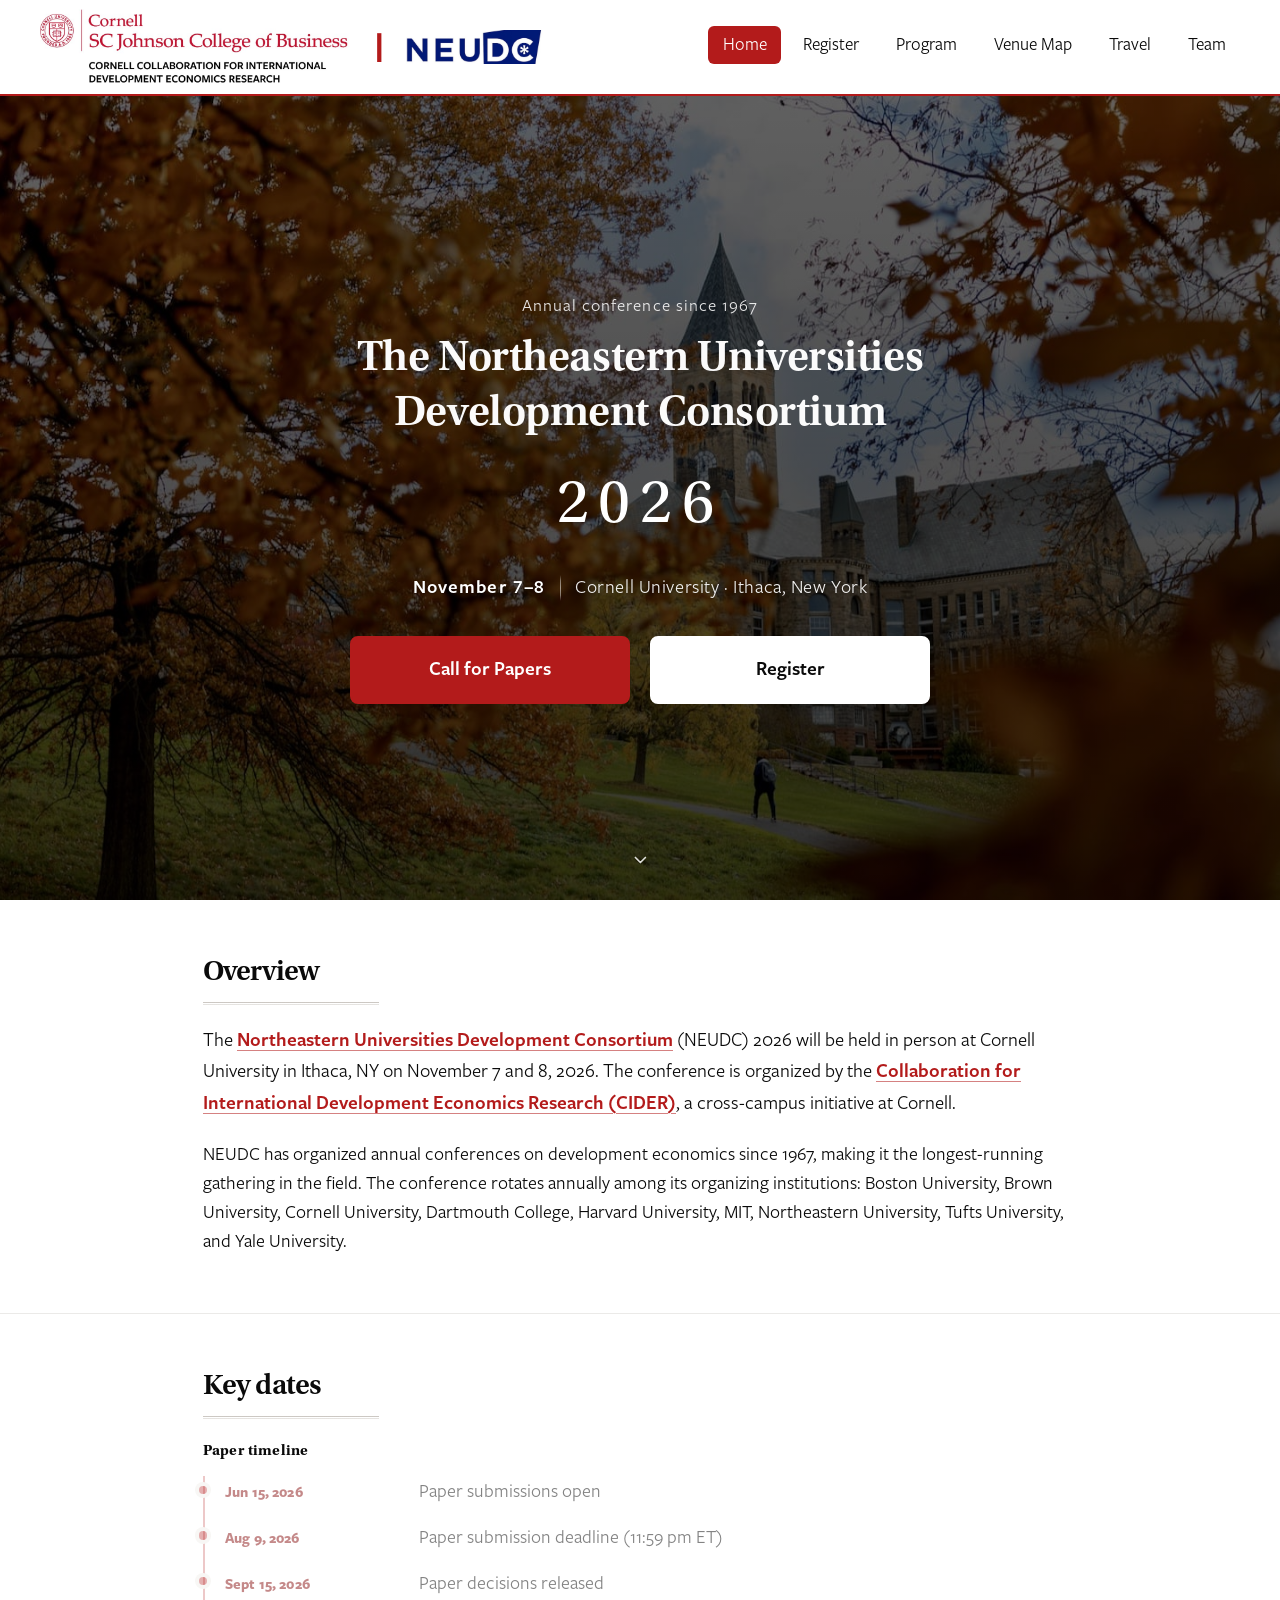
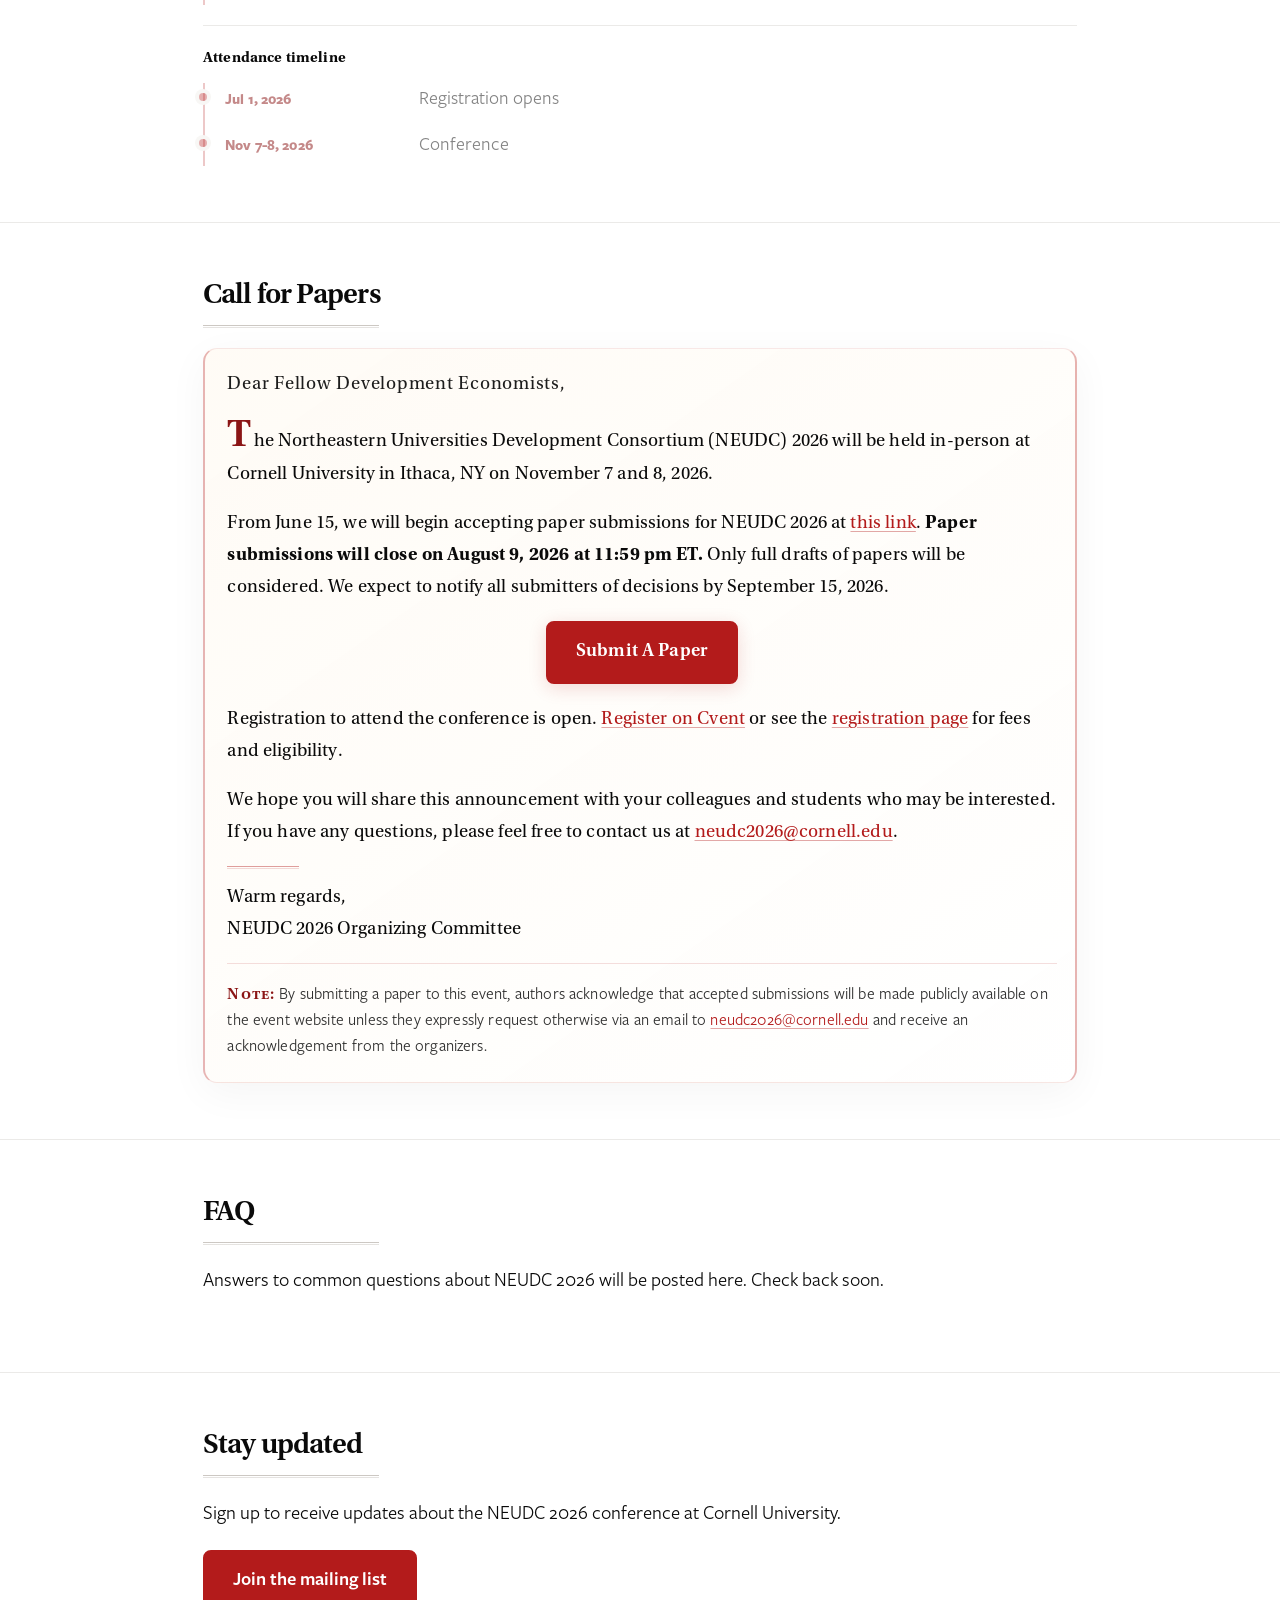
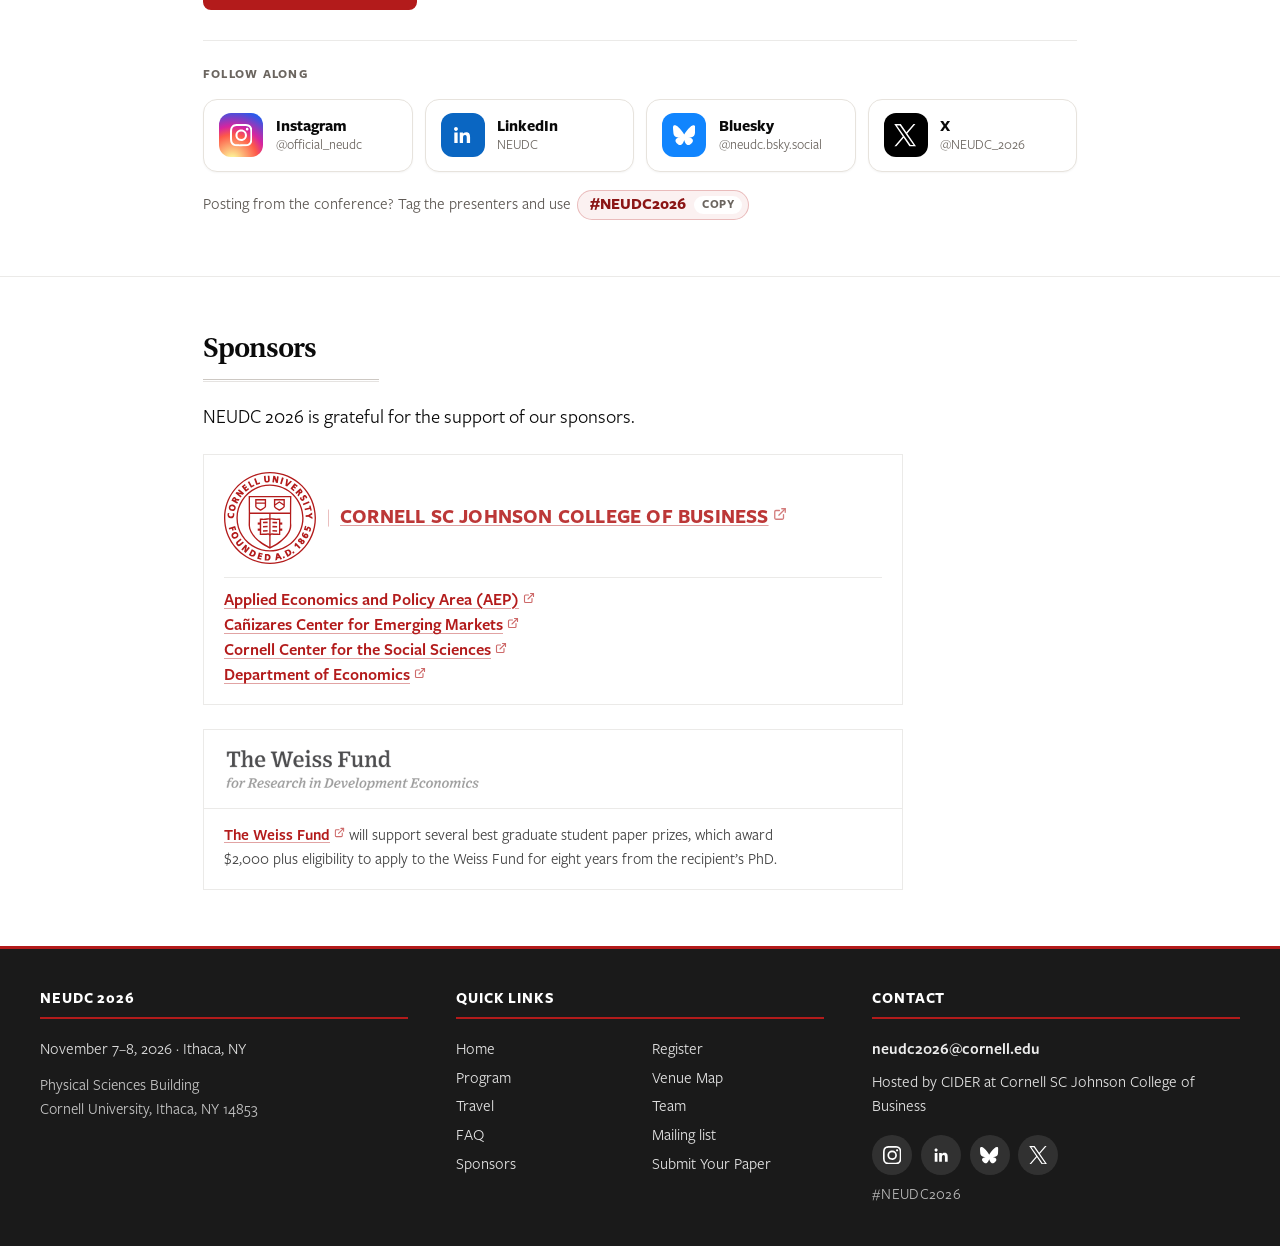
<file: index.html>
<!DOCTYPE html>
<html lang="en">
<head>
  <meta charset="utf-8">
  <meta name="viewport" content="width=device-width, initial-scale=1">
  <link rel="icon" href="favicon.svg" type="image/svg+xml">
  <link rel="icon" href="favicon-48.png" type="image/png" sizes="48x48">
  <link rel="icon" href="favicon-32.png" type="image/png" sizes="32x32">
  <link rel="apple-touch-icon" href="apple-touch-icon.png">
  <title>NEUDC 2026 | Development Economics Conference | Cornell University, Ithaca NY</title>
  <meta name="description" content="NEUDC 2026 — the Northeastern Universities Development Consortium development economics conference at Cornell University, Ithaca, NY, November 7–8, 2026. Submit papers, register, view program, travel, and venue details.">
  <meta name="keywords" content="NEUDC, NEUDC 2026, development economics conference, Northeastern Universities Development Consortium, Cornell University, Ithaca NY, call for papers, CIDER, development economics, economics conference 2026">
  <meta name="robots" content="index, follow, max-image-preview:large, max-snippet:-1, max-video-preview:-1">
  <meta name="googlebot" content="index, follow">
  <meta name="author" content="NEUDC 2026 Organizing Committee, Cornell University">
  <meta name="creator" content="Carey Okal">
  <meta name="designer" content="Carey Okal">
  <meta name="geo.region" content="US-NY">
  <meta name="geo.placename" content="Ithaca">
  <meta name="ICBM" content="42.4488, -76.4854">
  <meta name="theme-color" content="#b31b1b">
  <meta name="application-name" content="NEUDC 2026">
  <link rel="canonical" href="https://cidercornell.github.io/neudc2026/">
  <link rel="alternate" hreflang="en-US" href="https://cidercornell.github.io/neudc2026/">
  <link rel="alternate" hreflang="x-default" href="https://cidercornell.github.io/neudc2026/">
  <meta property="og:type" content="website">
  <meta property="og:site_name" content="NEUDC 2026">
  <meta property="og:locale" content="en_US">
  <meta property="og:title" content="NEUDC 2026 | Development Economics Conference | Cornell University">
  <meta property="og:description" content="Northeastern Universities Development Consortium conference at Cornell University, Ithaca, NY — November 7–8, 2026. Call for papers, registration, program, and travel.">
  <meta property="og:url" content="https://cidercornell.github.io/neudc2026/">
  <meta property="og:image" content="https://cidercornell.github.io/neudc2026/cornell-seal-512.png">
  <meta property="og:image:width" content="512">
  <meta property="og:image:height" content="512">
  <meta property="og:image:alt" content="Cornell University seal — NEUDC 2026">
  <meta name="twitter:card" content="summary_large_image">
  <meta name="twitter:site" content="@NEUDC_2026">
  <meta name="twitter:title" content="NEUDC 2026 | Development Economics Conference | Cornell University">
  <meta name="twitter:description" content="NEUDC 2026 at Cornell University, Ithaca, NY — November 7–8, 2026. Call for papers, registration, program, and travel information.">
  <meta name="twitter:image" content="https://cidercornell.github.io/neudc2026/cornell-seal-512.png">
  <meta name="twitter:image:alt" content="Cornell University seal — NEUDC 2026">
  <script type="application/ld+json">
  {
    "@context": "https://schema.org",
    "@graph": [
      {
        "@type": "WebSite",
        "@id": "https://cidercornell.github.io/neudc2026/#website",
        "name": "NEUDC 2026",
        "alternateName": [
          "NEUDC",
          "Northeastern Universities Development Consortium",
          "Northeastern Universities Development Consortium 2026",
          "NEUDC development economics conference"
        ],
        "url": "https://cidercornell.github.io/neudc2026/",
        "description": "Official website for NEUDC 2026, the Northeastern Universities Development Consortium annual development economics conference at Cornell University, November 7–8, 2026.",
        "inLanguage": "en-US",
        "publisher": {
          "@id": "https://cidercornell.github.io/neudc2026/#organization"
        },
        "author": {
          "@id": "https://cidercornell.github.io/neudc2026/#carey-okal"
        },
        "maintainer": {
          "@id": "https://cidercornell.github.io/neudc2026/#carey-okal"
        },
        "about": {
          "@id": "https://cidercornell.github.io/neudc2026/#event"
        }
      },
      {
        "@type": "Person",
        "@id": "https://cidercornell.github.io/neudc2026/#carey-okal",
        "name": "Carey Okal",
        "jobTitle": "Webmaster",
        "email": "com34@cornell.edu",
        "url": "https://cidercornell.github.io/neudc2026/",
        "worksFor": {
          "@type": "Organization",
          "name": "Collaboration for International Development Economics Research (CIDER)",
          "url": "https://business.cornell.edu/centers/cider/"
        }
      },
      {
        "@type": "Organization",
        "@id": "https://cidercornell.github.io/neudc2026/#organization",
        "name": "Northeastern Universities Development Consortium",
        "alternateName": ["NEUDC", "NEUDC 2026"],
        "url": "https://neudc.org/",
        "sameAs": [
          "https://cidercornell.github.io/neudc2026/",
          "https://www.instagram.com/official_neudc/",
          "https://www.linkedin.com/company/northeastern-universities-development-consortium/",
          "https://bsky.app/profile/neudc.bsky.social",
          "https://x.com/NEUDC_2026"
        ],
        "logo": "https://cidercornell.github.io/neudc2026/cornell-seal-512.png",
        "email": "neudc2026@cornell.edu",
        "parentOrganization": {
          "@type": "Organization",
          "name": "Cornell University",
          "url": "https://www.cornell.edu/"
        }
      },
      {
        "@type": "WebPage",
        "@id": "https://cidercornell.github.io/neudc2026/#webpage",
        "url": "https://cidercornell.github.io/neudc2026/",
        "name": "NEUDC 2026 | Development Economics Conference | Cornell University",
        "description": "Official NEUDC 2026 conference website with call for papers, key dates, registration, program, travel, and venue information.",
        "isPartOf": {
          "@id": "https://cidercornell.github.io/neudc2026/#website"
        },
        "about": {
          "@id": "https://cidercornell.github.io/neudc2026/#event"
        },
        "inLanguage": "en-US",
        "author": {
          "@id": "https://cidercornell.github.io/neudc2026/#carey-okal"
        },
        "creator": {
          "@id": "https://cidercornell.github.io/neudc2026/#carey-okal"
        },
        "primaryImageOfPage": {
          "@type": "ImageObject",
          "url": "https://cidercornell.github.io/neudc2026/cornell-seal-512.png"
        }
      }
    ]
  }
  </script>
  <script type="application/ld+json">
  {
    "@context": "https://schema.org",
    "@type": "Event",
    "@id": "https://cidercornell.github.io/neudc2026/#event",
    "name": "NEUDC 2026 — Northeastern Universities Development Consortium Conference",
    "description": "Annual development economics conference hosted by Cornell University and CIDER. In-person conference November 7–8, 2026 at the Physical Sciences Building.",
    "startDate": "2026-11-07T08:00:00-05:00",
    "endDate": "2026-11-08T18:00:00-05:00",
    "eventAttendanceMode": "https://schema.org/OfflineEventAttendanceMode",
    "eventStatus": "https://schema.org/EventScheduled",
    "location": {
      "@type": "Place",
      "name": "Physical Sciences Building, Cornell University",
      "address": {
        "@type": "PostalAddress",
        "streetAddress": "245 East Avenue",
        "addressLocality": "Ithaca",
        "addressRegion": "NY",
        "postalCode": "14853",
        "addressCountry": "US"
      }
    },
    "image": [
      "https://cidercornell.github.io/neudc2026/cornell-seal-512.png",
      "https://cidercornell.github.io/neudc2026/cornell_photos/cornell_fall.jpeg"
    ],
    "offers": {
      "@type": "Offer",
      "url": "https://web.cvent.com/event/bfd69e4d-9c85-4e93-8c8d-45ad7ba8a7b6/register",
      "price": 300,
      "priceCurrency": "USD",
      "availability": "https://schema.org/InStock",
      "validFrom": "2026-07-01"
    },
    "performer": {
      "@type": "PerformingGroup",
      "name": "Northeastern Universities Development Consortium",
      "url": "https://neudc.org/"
    },
    "organizer": {
      "@type": "Organization",
      "name": "Collaboration for International Development Economics Research (CIDER)",
      "url": "https://business.cornell.edu/centers/cider/"
    },
    "url": "https://cidercornell.github.io/neudc2026/"
  }
  </script>
  <link rel="stylesheet" href="styles.css">
</head>
<body id="top">
  <a href="#top" class="scroll-to-top" aria-label="Scroll to top" title="Back to top">↑</a>
  <header class="site-header">
    <div class="wrap">
      <div class="header-left">
        <div class="logo-link">
          <a href="index.html" class="logo-link__brand">
            <img src="SC-Johnson-College-Logo-package/Digital/PNG/cornell-cider-header-logo.png" alt="Cornell SC Johnson College of Business" class="logo-cornell">
          </a>
          <span class="logo-sep" aria-hidden="true">|</span>
          <a href="https://neudc.org/" class="logo-link__brand" target="_blank" rel="noopener noreferrer" aria-label="NEUDC (neudc.org)">
            <img src="NEUDC%20logo.jpg" alt="" class="logo-neudc">
          </a>
        </div>
        <button type="button" class="hamburger" aria-label="Toggle menu" aria-expanded="false">
          <span class="hamburger-line"></span>
          <span class="hamburger-line"></span>
          <span class="hamburger-line"></span>
        </button>
      </div>
      <nav class="nav-wrapper" aria-label="Main">
        <ul class="nav">
          <li><a href="index.html" class="active">Home</a></li>
          <li><a href="register.html">Register</a></li>
          <li><a href="program.html">Program</a></li>
          <li><a href="venue-map.html">Venue Map</a></li>
          <li><a href="travel.html">Travel</a></li>
          <li><a href="team.html">Team</a></li>
        </ul>
      </nav>
    </div>
  </header>

  <div class="home-viewport">
    <section class="hero hero-with-photo" style="background-image: url('cornell_photos/cornell_fall.jpeg');">
      <div class="hero-overlay"></div>
      <div class="hero-content">
        <p class="hero-tagline">Annual conference since 1967</p>
        <h1>The Northeastern Universities Development Consortium</h1>
        <p class="hero-year">2026</p>
        <p class="meta">
          <span class="meta-dates">November 7–8</span>
          <span class="meta-sep" aria-hidden="true"></span>
          <span class="meta-place">Cornell University · Ithaca, New York</span>
        </p>
        <div class="ctas">
          <a href="#cfp" class="cta cta-primary">Call for Papers</a>
          <a href="https://web.cvent.com/event/bfd69e4d-9c85-4e93-8c8d-45ad7ba8a7b6/register" class="cta cta-secondary" target="_blank" rel="noopener noreferrer">Register</a>
        </div>
      </div>
      <a href="#section-about" class="hero-scroll-hint" aria-label="Scroll to content">
        <span class="hero-scroll-hint-icon" aria-hidden="true"><svg xmlns="http://www.w3.org/2000/svg" width="20" height="20" viewBox="0 0 24 24" fill="none" stroke="currentColor" stroke-width="2" stroke-linecap="round" stroke-linejoin="round"><path d="M6 9l6 6 6-6"/></svg></span>
      </a>
    </section>
  </div>

  <section id="section-about" class="content-section section-about">
    <div class="section-wrap">
      <h2 class="subpage-title">Overview</h2>
      <p class="lead">The <a href="https://neudc.org/" target="_blank" rel="noopener noreferrer">Northeastern Universities Development Consortium</a> (NEUDC) 2026 will be held in person at Cornell University in Ithaca, NY on November 7 and 8, 2026. The conference is organized by the <a href="https://business.cornell.edu/centers/cider/" target="_blank" rel="noopener">Collaboration for International Development Economics Research (CIDER)</a>, a cross-campus initiative at Cornell.</p>
      <p>NEUDC has organized annual conferences on development economics since 1967, making it the longest-running gathering in the field. The conference rotates annually among its organizing institutions: Boston University, Brown University, Cornell University, Dartmouth College, Harvard University, MIT, Northeastern University, Tufts University, and Yale University.</p>

    </div>
  </section>

  <section id="section-dates" class="content-section section-dates" aria-labelledby="dates-heading">
    <div class="section-wrap">
      <h2 id="dates-heading" class="subpage-title">Key dates</h2>
      <div class="key-dates-groups">
        <div class="key-dates-group">
          <h3 class="key-dates-group__title">Paper timeline</h3>
          <ul class="key-dates-list" data-timeline="paper" aria-label="Paper-related key dates">
            <li class="key-dates-list__item" data-phase-start="2026-06-15" data-phase-end="2026-08-09">
              <span class="key-dates-list__date">Jun 15, 2026</span>
              <span class="key-dates-list__event">Paper submissions open</span>
            </li>
            <li class="key-dates-list__item" data-date="2026-08-09">
              <span class="key-dates-list__date">Aug 9, 2026</span>
              <span class="key-dates-list__event">Paper submission deadline (11:59 pm ET)</span>
            </li>
            <li class="key-dates-list__item" data-date="2026-09-15">
              <span class="key-dates-list__date">Sept 15, 2026</span>
              <span class="key-dates-list__event">Paper decisions released</span>
            </li>
          </ul>
        </div>
        <div class="key-dates-group">
          <h3 class="key-dates-group__title">Attendance timeline</h3>
          <ul class="key-dates-list" data-timeline="attendance" data-registration-opens="2026-07-01" aria-label="Registration and conference key dates">
            <li class="key-dates-list__item" data-awaiting-open>
              <span class="key-dates-list__date">Jul 1, 2026</span>
              <span class="key-dates-list__event">Registration opens</span>
            </li>
            <li class="key-dates-list__item" data-date="2026-11-07" data-date-end="2026-11-08">
              <span class="key-dates-list__date">Nov 7-8, 2026</span>
              <span class="key-dates-list__event">Conference</span>
            </li>
          </ul>
        </div>
      </div>
    </div>
  </section>

  <section id="cfp" class="content-section section-cfp" aria-labelledby="cfp-heading">
    <div class="section-wrap">
      <h2 id="cfp-heading" class="subpage-title">Call for Papers</h2>

      <div class="cfp-epistle">
        <p class="cfp-epistle__salutation">Dear Fellow Development Economists,</p>
        <p class="cfp-epistle__opening">The Northeastern Universities Development Consortium (NEUDC) 2026 will be held in-person at Cornell University in Ithaca, NY on November 7 and 8, 2026.</p>
        <p>From June 15, we will begin accepting paper submissions for NEUDC 2026 at <a href="https://editorialexpress.com/cgi-bin/conference/conference.cgi?action=login&amp;db_name=NEUDC2026">this link</a>. <strong>Paper submissions will close on August 9, 2026 at 11:59 pm ET.</strong> Only full drafts of papers will be considered. We expect to notify all submitters of decisions by September 15, 2026.</p>

        <div class="cfp-actions">
          <a id="cfp-submit-link" class="cta cta-primary" href="https://editorialexpress.com/cgi-bin/conference/conference.cgi?action=login&amp;db_name=NEUDC2026">Submit A Paper</a>
        </div>

        <p>Registration to attend the conference is open. <a href="https://web.cvent.com/event/bfd69e4d-9c85-4e93-8c8d-45ad7ba8a7b6/register" target="_blank" rel="noopener noreferrer">Register on Cvent</a> or see the <a href="register.html">registration page</a> for fees and eligibility.</p>
        <p>We hope you will share this announcement with your colleagues and students who may be interested. If you have any questions, please feel free to contact us at <a href="mailto:neudc2026@cornell.edu">neudc2026@cornell.edu</a>.</p>
        <p class="cfp-epistle__signoff">Warm regards,<br>NEUDC 2026 Organizing Committee</p>

        <aside class="cfp-notice" aria-label="Public availability">
          <p><span class="cfp-notice__label">Note:</span> By submitting a paper to this event, authors acknowledge that accepted submissions will be made publicly available on the event website unless they expressly request otherwise via an email to <a href="mailto:neudc2026@cornell.edu">neudc2026@cornell.edu</a> and receive an acknowledgement from the organizers.</p>
        </aside>
      </div>
    </div>
  </section>

  <section id="faq" class="content-section section-faq" aria-labelledby="faq-heading">
    <div class="section-wrap">
      <h2 id="faq-heading" class="subpage-title">FAQ</h2>
      <p class="lead section-faq__intro">Answers to common questions about NEUDC 2026 will be posted here. Check back soon.</p>
    </div>
  </section>

  <section id="updates" class="content-section section-updates" aria-labelledby="updates-heading">
    <div class="section-wrap">
      <h2 id="updates-heading" class="subpage-title">Stay updated</h2>
      <p class="lead section-updates__intro">Sign up to receive updates about the NEUDC 2026 conference at Cornell University.</p>
      <p class="section-updates__action">
        <a href="https://forms.gle/FpJ3Eu2caAadi6Ca9" class="cta cta-primary" target="_blank" rel="noopener noreferrer">Join the mailing list</a>
      </p>
      <div class="section-updates__social">
        <p class="section-updates__social-title" id="follow-heading">Follow along</p>
        <ul class="social-cards" aria-labelledby="follow-heading"><li><a class="social-card social-card--instagram" href="https://www.instagram.com/official_neudc/" target="_blank" rel="noopener noreferrer"><span class="social-card__logo"><svg class="si" aria-hidden="true" focusable="false"><use href="#si-instagram"/></svg></span><span class="social-card__text"><span class="social-card__name">Instagram</span><span class="social-card__handle">@official_neudc</span></span></a></li><li><a class="social-card social-card--linkedin" href="https://www.linkedin.com/company/northeastern-universities-development-consortium/" target="_blank" rel="noopener noreferrer"><span class="social-card__logo"><svg class="si" aria-hidden="true" focusable="false"><use href="#si-linkedin"/></svg></span><span class="social-card__text"><span class="social-card__name">LinkedIn</span><span class="social-card__handle">NEUDC</span></span></a></li><li><a class="social-card social-card--bluesky" href="https://bsky.app/profile/neudc.bsky.social" target="_blank" rel="noopener noreferrer"><span class="social-card__logo"><svg class="si" aria-hidden="true" focusable="false"><use href="#si-bluesky"/></svg></span><span class="social-card__text"><span class="social-card__name">Bluesky</span><span class="social-card__handle">@neudc.bsky.social</span></span></a></li><li><a class="social-card social-card--x" href="https://x.com/NEUDC_2026" target="_blank" rel="noopener noreferrer"><span class="social-card__logo"><svg class="si" aria-hidden="true" focusable="false"><use href="#si-x"/></svg></span><span class="social-card__text"><span class="social-card__name">X</span><span class="social-card__handle">@NEUDC_2026</span></span></a></li></ul>
        <p class="section-updates__tag">Posting from the conference? Tag the presenters and use <button type="button" class="hashtag-chip" data-copy="#NEUDC2026" aria-label="Copy the hashtag #NEUDC2026"><span class="hashtag-chip__text">#NEUDC2026</span><span class="hashtag-chip__hint" aria-hidden="true">Copy</span></button></p>
      </div>
    </div>
  </section>

  <section id="sponsors" class="content-section section-sponsors" aria-labelledby="sponsors-heading">
    <div class="section-wrap">
      <h2 id="sponsors-heading" class="subpage-title">Sponsors</h2>
      <p class="lead section-sponsors__intro">NEUDC 2026 is grateful for the support of our sponsors.</p>
      <div class="sponsors-grid">
        <div class="sponsor-badge" aria-label="Sponsor listing for Cornell units">
          <div class="sponsor-badge__top">
            <img src="sponsors/cornell_seal_simple_web_b31b1b.svg" alt="" aria-hidden="true" class="sponsor-badge__seal">
            <div class="sponsor-badge__colleges">
              <a href="https://business.cornell.edu/" class="sponsor-badge__colleges-link" target="_blank" rel="noopener noreferrer">Cornell SC Johnson College of Business</a>
            </div>
          </div>
          <div class="sponsor-badge__bottom">
            <a href="https://business.cornell.edu/faculty-research/areas/applied-economics-and-policy/" class="sponsor-badge__bottom-link" target="_blank" rel="noopener noreferrer">Applied Economics and Policy Area (AEP)</a>
            <a href="https://business.cornell.edu/centers/ccem/about/" class="sponsor-badge__bottom-link" target="_blank" rel="noopener noreferrer">Cañizares Center for Emerging Markets</a>
            <a href="https://socialsciences.cornell.edu/" class="sponsor-badge__bottom-link" target="_blank" rel="noopener noreferrer">Cornell Center for the Social Sciences</a>
            <a href="https://economics.cornell.edu/" class="sponsor-badge__bottom-link" target="_blank" rel="noopener noreferrer">Department of Economics</a>
          </div>
        </div>

        <aside class="weiss-prize" aria-label="Weiss Fund">
          <a href="https://weissfund.uchicago.edu/" class="weiss-prize__brand" target="_blank" rel="noopener noreferrer">
            <img src="sponsors/weiss_fund_logo.png" alt="The Weiss Fund for Research in Development Economics" class="weiss-prize__logo" width="768" height="137">
          </a>
          <div class="weiss-prize__body">
            <p class="weiss-prize__text"><a href="https://weissfund.uchicago.edu/" class="weiss-prize__text-link" target="_blank" rel="noopener noreferrer">The Weiss Fund</a> will support several best graduate student paper prizes, which award $2,000 plus eligibility to apply to the Weiss Fund for eight years from the recipient&rsquo;s PhD.</p>
          </div>
        </aside>
      </div>
    </div>
  </section>

  <footer class="site-footer">
    <svg class="si-sprite" aria-hidden="true" focusable="false"><symbol id="si-instagram" viewBox="0 0 24 24"><path d="M7.0301.084c-1.2768.0602-2.1487.264-2.911.5634-.7888.3075-1.4575.72-2.1228 1.3877-.6652.6677-1.075 1.3368-1.3802 2.127-.2954.7638-.4956 1.6365-.552 2.914-.0564 1.2775-.0689 1.6882-.0626 4.947.0062 3.2586.0206 3.6671.0825 4.9473.061 1.2765.264 2.1482.5635 2.9107.308.7889.72 1.4573 1.388 2.1228.6679.6655 1.3365 1.0743 2.1285 1.38.7632.295 1.6361.4961 2.9134.552 1.2773.056 1.6884.069 4.9462.0627 3.2578-.0062 3.668-.0207 4.9478-.0814 1.28-.0607 2.147-.2652 2.9098-.5633.7889-.3086 1.4578-.72 2.1228-1.3881.665-.6682 1.0745-1.3378 1.3795-2.1284.2957-.7632.4966-1.636.552-2.9124.056-1.2809.0692-1.6898.063-4.948-.0063-3.2583-.021-3.6668-.0817-4.9465-.0607-1.2797-.264-2.1487-.5633-2.9117-.3084-.7889-.72-1.4568-1.3876-2.1228C21.2982 1.33 20.628.9208 19.8378.6165 19.074.321 18.2017.1197 16.9244.0645 15.6471.0093 15.236-.005 11.977.0014 8.718.0076 8.31.0215 7.0301.0839m.1402 21.6932c-1.17-.0509-1.8053-.2453-2.2287-.408-.5606-.216-.96-.4771-1.3819-.895-.422-.4178-.6811-.8186-.9-1.378-.1644-.4234-.3624-1.058-.4171-2.228-.0595-1.2645-.072-1.6442-.079-4.848-.007-3.2037.0053-3.583.0607-4.848.05-1.169.2456-1.805.408-2.2282.216-.5613.4762-.96.895-1.3816.4188-.4217.8184-.6814 1.3783-.9003.423-.1651 1.0575-.3614 2.227-.4171 1.2655-.06 1.6447-.072 4.848-.079 3.2033-.007 3.5835.005 4.8495.0608 1.169.0508 1.8053.2445 2.228.408.5608.216.96.4754 1.3816.895.4217.4194.6816.8176.9005 1.3787.1653.4217.3617 1.056.4169 2.2263.0602 1.2655.0739 1.645.0796 4.848.0058 3.203-.0055 3.5834-.061 4.848-.051 1.17-.245 1.8055-.408 2.2294-.216.5604-.4763.96-.8954 1.3814-.419.4215-.8181.6811-1.3783.9-.4224.1649-1.0577.3617-2.2262.4174-1.2656.0595-1.6448.072-4.8493.079-3.2045.007-3.5825-.006-4.848-.0608M16.953 5.5864A1.44 1.44 0 1 0 18.39 4.144a1.44 1.44 0 0 0-1.437 1.4424M5.8385 12.012c.0067 3.4032 2.7706 6.1557 6.173 6.1493 3.4026-.0065 6.157-2.7701 6.1506-6.1733-.0065-3.4032-2.771-6.1565-6.174-6.1498-3.403.0067-6.156 2.771-6.1496 6.1738M8 12.0077a4 4 0 1 1 4.008 3.9921A3.9996 3.9996 0 0 1 8 12.0077"/></symbol><symbol id="si-linkedin" viewBox="0 0 24 24"><path d="M20.447 20.452h-3.554v-5.569c0-1.328-.027-3.037-1.852-3.037-1.853 0-2.136 1.445-2.136 2.939v5.667H9.351V9h3.414v1.561h.046c.477-.9 1.637-1.85 3.37-1.85 3.601 0 4.267 2.37 4.267 5.455v6.286zM5.337 7.433c-1.144 0-2.063-.926-2.063-2.065 0-1.138.92-2.063 2.063-2.063 1.14 0 2.064.925 2.064 2.063 0 1.139-.925 2.065-2.064 2.065zm1.782 13.019H3.555V9h3.564v11.452z"/></symbol><symbol id="si-bluesky" viewBox="0 0 24 24"><path d="M5.202 2.857C7.954 4.922 10.913 9.11 12 11.358c1.087-2.247 4.046-6.436 6.798-8.501C20.783 1.366 24 .213 24 3.883c0 .732-.42 6.156-.667 7.037-.856 3.061-3.978 3.842-6.755 3.37 4.854.826 6.089 3.562 3.422 6.299-5.065 5.196-7.28-1.304-7.847-2.97-.104-.305-.152-.448-.153-.327 0-.121-.05.022-.153.327-.568 1.666-2.782 8.166-7.847 2.97-2.667-2.737-1.432-5.473 3.422-6.3-2.777.473-5.899-.308-6.755-3.369C.42 10.04 0 4.615 0 3.883c0-3.67 3.217-2.517 5.202-1.026"/></symbol><symbol id="si-x" viewBox="0 0 24 24"><path d="M14.234 10.162 22.977 0h-2.072l-7.591 8.824L7.251 0H.258l9.168 13.343L.258 24H2.33l8.016-9.318L16.749 24h6.993zm-2.837 3.299-.929-1.329L3.076 1.56h3.182l5.965 8.532.929 1.329 7.754 11.09h-3.182z"/></symbol></svg>
    <div class="site-footer__wrap">
      <div class="site-footer__brand">
        <h3 class="site-footer__col-title">NEUDC 2026</h3>
        <span class="site-footer__meta">November 7–8, 2026 · Ithaca, NY</span>
        <span class="site-footer__address">Physical Sciences Building<br>Cornell University, Ithaca, NY 14853</span>
      </div>
      <nav class="site-footer__links" aria-labelledby="footer-nav-heading">
        <h3 class="site-footer__col-title" id="footer-nav-heading">Quick links</h3>
        <div class="site-footer__link-grid">
        <a href="index.html">Home</a>
        <a href="register.html">Register</a>
        <a href="program.html">Program</a>
        <a href="venue-map.html">Venue Map</a>
        <a href="travel.html">Travel</a>
        <a href="team.html">Team</a>
        <a href="#faq">FAQ</a>
        <a href="#updates">Mailing list</a>
        <a href="#sponsors">Sponsors</a>
        <a href="#cfp">Submit Your Paper</a>
        </div>
      </nav>
      <div class="site-footer__contact">
        <h3 class="site-footer__col-title">Contact</h3>
        <p class="site-footer__contact-line"><a href="mailto:neudc2026@cornell.edu" class="site-footer__link" title="Email neudc2026@cornell.edu">neudc2026@cornell.edu</a></p>
        <p class="site-footer__contact-line">Hosted by CIDER at Cornell SC Johnson College of Business</p>
        <ul class="site-social" aria-label="NEUDC on social media"><li><a class="site-social__a site-social__a--instagram" href="https://www.instagram.com/official_neudc/" target="_blank" rel="noopener noreferrer" aria-label="NEUDC on Instagram" title="Instagram"><svg class="si" aria-hidden="true" focusable="false"><use href="#si-instagram"/></svg></a></li><li><a class="site-social__a site-social__a--linkedin" href="https://www.linkedin.com/company/northeastern-universities-development-consortium/" target="_blank" rel="noopener noreferrer" aria-label="NEUDC on LinkedIn" title="LinkedIn"><svg class="si" aria-hidden="true" focusable="false"><use href="#si-linkedin"/></svg></a></li><li><a class="site-social__a site-social__a--bluesky" href="https://bsky.app/profile/neudc.bsky.social" target="_blank" rel="noopener noreferrer" aria-label="NEUDC on Bluesky" title="Bluesky"><svg class="si" aria-hidden="true" focusable="false"><use href="#si-bluesky"/></svg></a></li><li><a class="site-social__a site-social__a--x" href="https://x.com/NEUDC_2026" target="_blank" rel="noopener noreferrer" aria-label="NEUDC on X" title="X"><svg class="si" aria-hidden="true" focusable="false"><use href="#si-x"/></svg></a></li></ul>
        <p class="site-footer__contact-line site-footer__tag">#NEUDC2026</p>
      </div>
    </div>
  </footer>
  <script>
    (function() {
      var btn = document.querySelector('.scroll-to-top');
      if (!btn) return;
      function toggle() { btn.classList.toggle('visible', window.scrollY > 400); }
      window.addEventListener('scroll', toggle);
      toggle();
    })();
    (function() {
      var hamburger = document.querySelector('.hamburger');
      var nav = document.querySelector('.nav-wrapper');
      if (!hamburger || !nav) return;
      function openMenu() {
        hamburger.setAttribute('aria-expanded', 'true');
        nav.classList.add('is-open');
        document.body.classList.add('menu-open');
      }
      function closeMenu() {
        hamburger.setAttribute('aria-expanded', 'false');
        nav.classList.remove('is-open');
        document.body.classList.remove('menu-open');
      }
      hamburger.addEventListener('click', function() {
        if (nav.classList.contains('is-open')) closeMenu();
        else openMenu();
      });
      nav.querySelectorAll('.nav a').forEach(function(a) {
        a.addEventListener('click', closeMenu);
      });
      document.addEventListener('keydown', function(e) {
        if (e.key === 'Escape') closeMenu();
      });
    })();
    (function() {
      function parseDay(str, endOfDay) {
        var p = str.split('-');
        var d = new Date(+p[0], +p[1] - 1, +p[2]);
        if (endOfDay) d.setHours(23, 59, 59, 999);
        else d.setHours(0, 0, 0, 0);
        return d;
      }

      function todayNoon() {
        var t = new Date();
        t.setHours(12, 0, 0, 0);
        return t;
      }

      function stateForItem(item, today, regOpens) {
        var ps = item.getAttribute('data-phase-start');
        var pe = item.getAttribute('data-phase-end');
        var date = item.getAttribute('data-date');
        var dateEnd = item.getAttribute('data-date-end');
        var periodEnd = item.getAttribute('data-registration-period-end');

        if (item.hasAttribute('data-awaiting-open')) {
          if (regOpens && today >= regOpens) return 'past';
          if (pe && today > parseDay(pe, true)) return 'past';
          return regOpens ? 'future' : 'current';
        }

        if (periodEnd && regOpens) {
          var end = parseDay(periodEnd, true);
          if (today > end) return 'past';
          if (today >= regOpens) return 'current';
          return 'future';
        }

        if (ps && pe) {
          if (today > parseDay(pe, true)) return 'past';
          if (today >= parseDay(ps, false)) return 'current';
          return 'future';
        }

        if (date) {
          var start = parseDay(date, false);
          var end = dateEnd ? parseDay(dateEnd, true) : parseDay(date, true);
          if (today > end) return 'past';
          if (today >= start) return 'current';
          return 'future';
        }

        return 'future';
      }

      function applyTimeline(list) {
        var items = Array.prototype.slice.call(list.querySelectorAll('.key-dates-list__item'));
        var today = todayNoon();
        var regStr = list.getAttribute('data-registration-opens');
        var regOpens = regStr ? parseDay(regStr, false) : null;
        var states = items.map(function(item) {
          return stateForItem(item, today, regOpens);
        });

        if (states.indexOf('current') === -1) {
          for (var i = 0; i < states.length - 1; i++) {
            if (states[i] === 'past' && states[i + 1] === 'future') {
              states[i + 1] = 'current';
              break;
            }
          }
        }

        var currentIdx = [];
        states.forEach(function(s, idx) {
          if (s === 'current') currentIdx.push(idx);
        });
        if (currentIdx.length > 1) {
          for (var j = 1; j < currentIdx.length; j++) {
            states[currentIdx[j]] = 'past';
          }
        }

        items.forEach(function(item, i) {
          item.classList.remove('is-past', 'is-current', 'is-future');
          item.classList.add('is-' + states[i]);
          if (states[i] === 'current') item.setAttribute('aria-current', 'step');
          else item.removeAttribute('aria-current');
        });
      }

      document.querySelectorAll('.key-dates-list[data-timeline]').forEach(applyTimeline);
    })();
  </script>
  <script>
    (function() {
      var chip = document.querySelector('.hashtag-chip');
      if (!chip) return;
      var hint = chip.querySelector('.hashtag-chip__hint');
      chip.addEventListener('click', function() {
        var text = chip.getAttribute('data-copy');
        function done() {
          hint.textContent = 'Copied';
          chip.classList.add('is-copied');
          setTimeout(function() { hint.textContent = 'Copy'; chip.classList.remove('is-copied'); }, 1600);
        }
        if (navigator.clipboard && navigator.clipboard.writeText) navigator.clipboard.writeText(text).then(done, function() {});
      });
    })();
  </script>
</body>
</html>
</file>
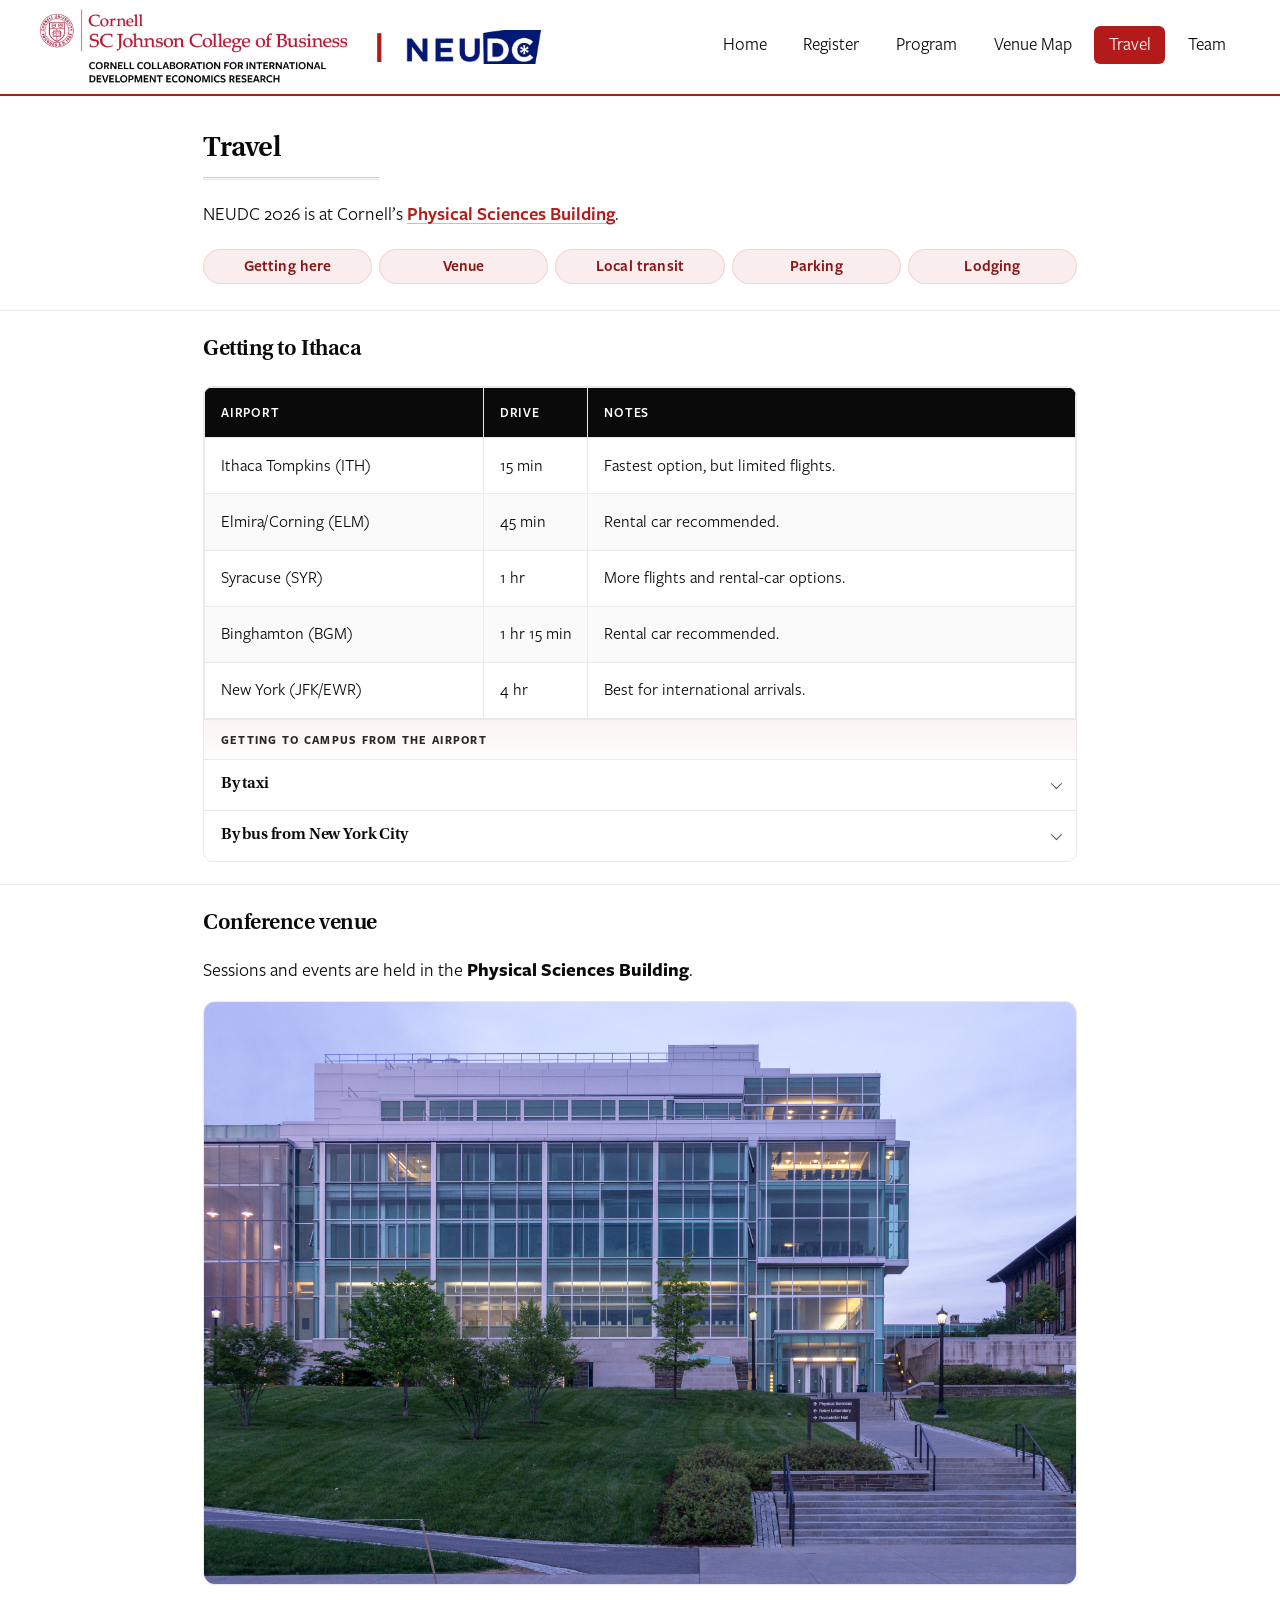
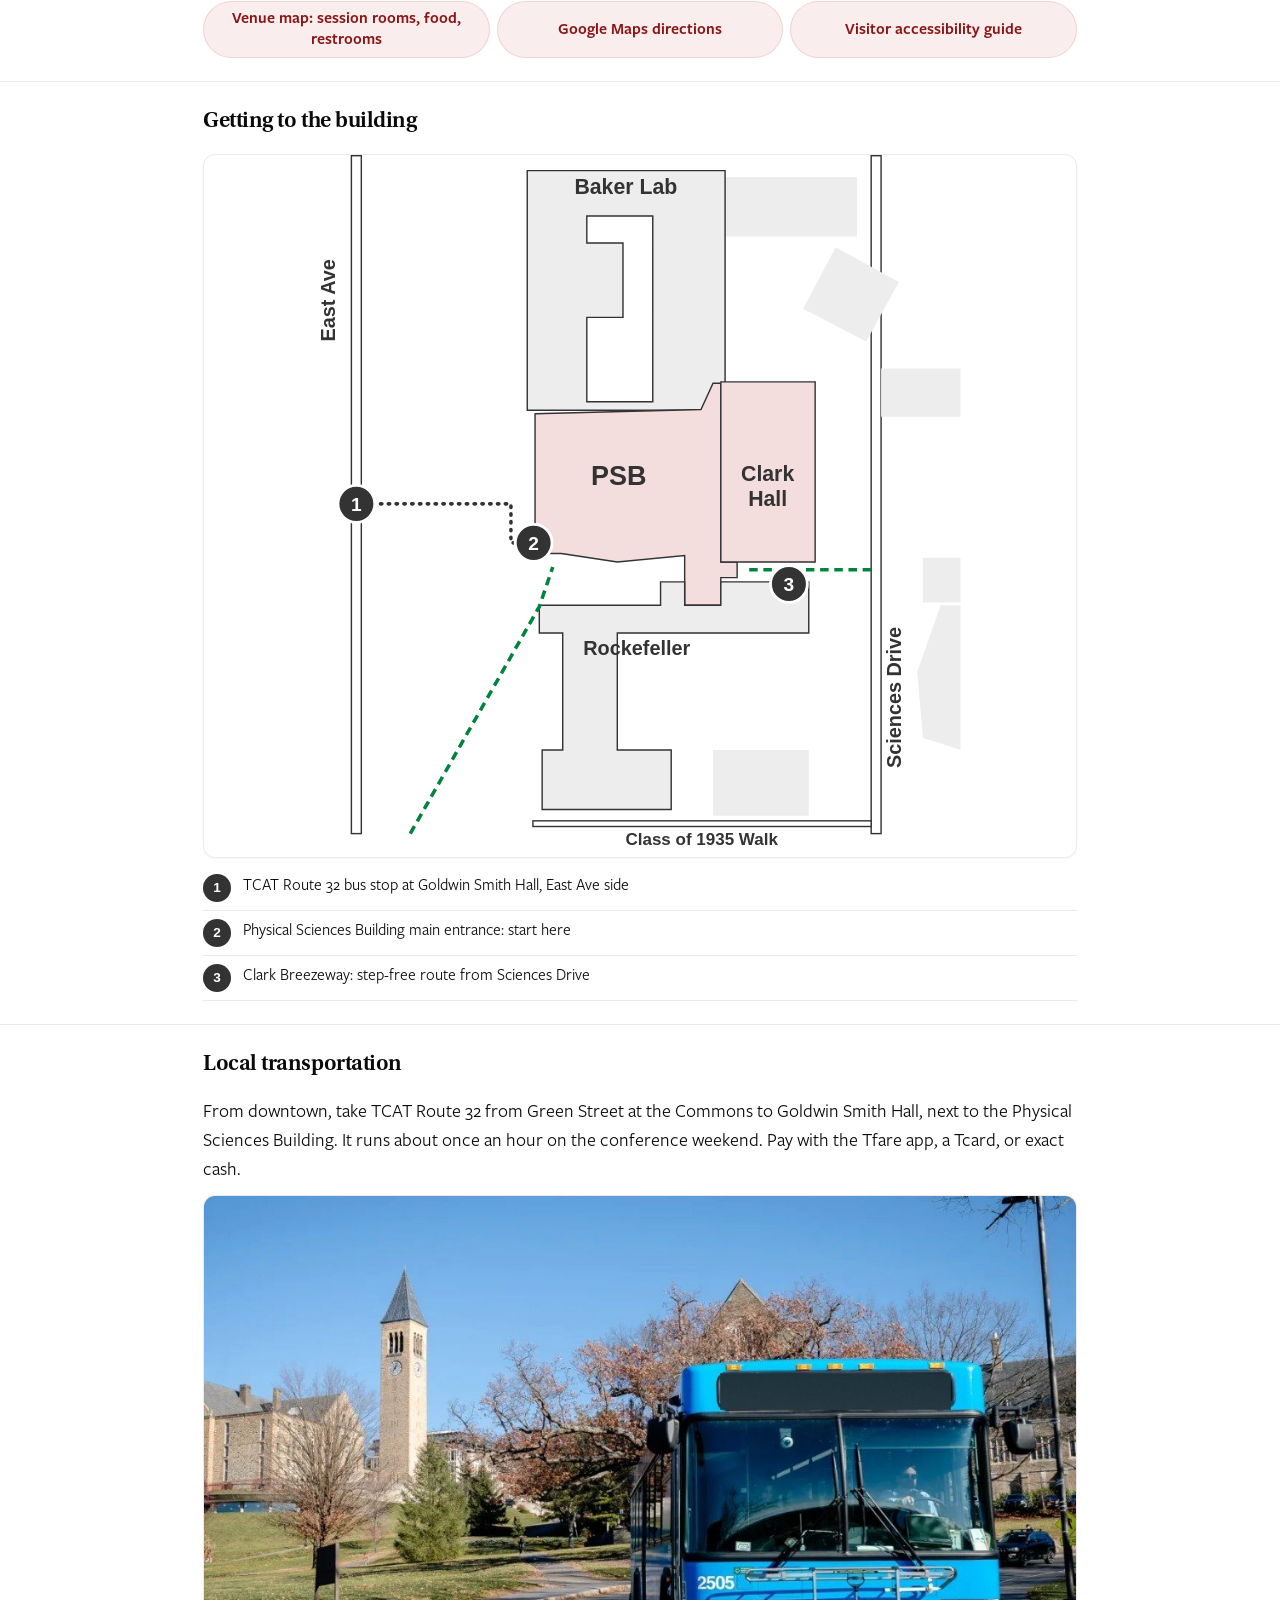
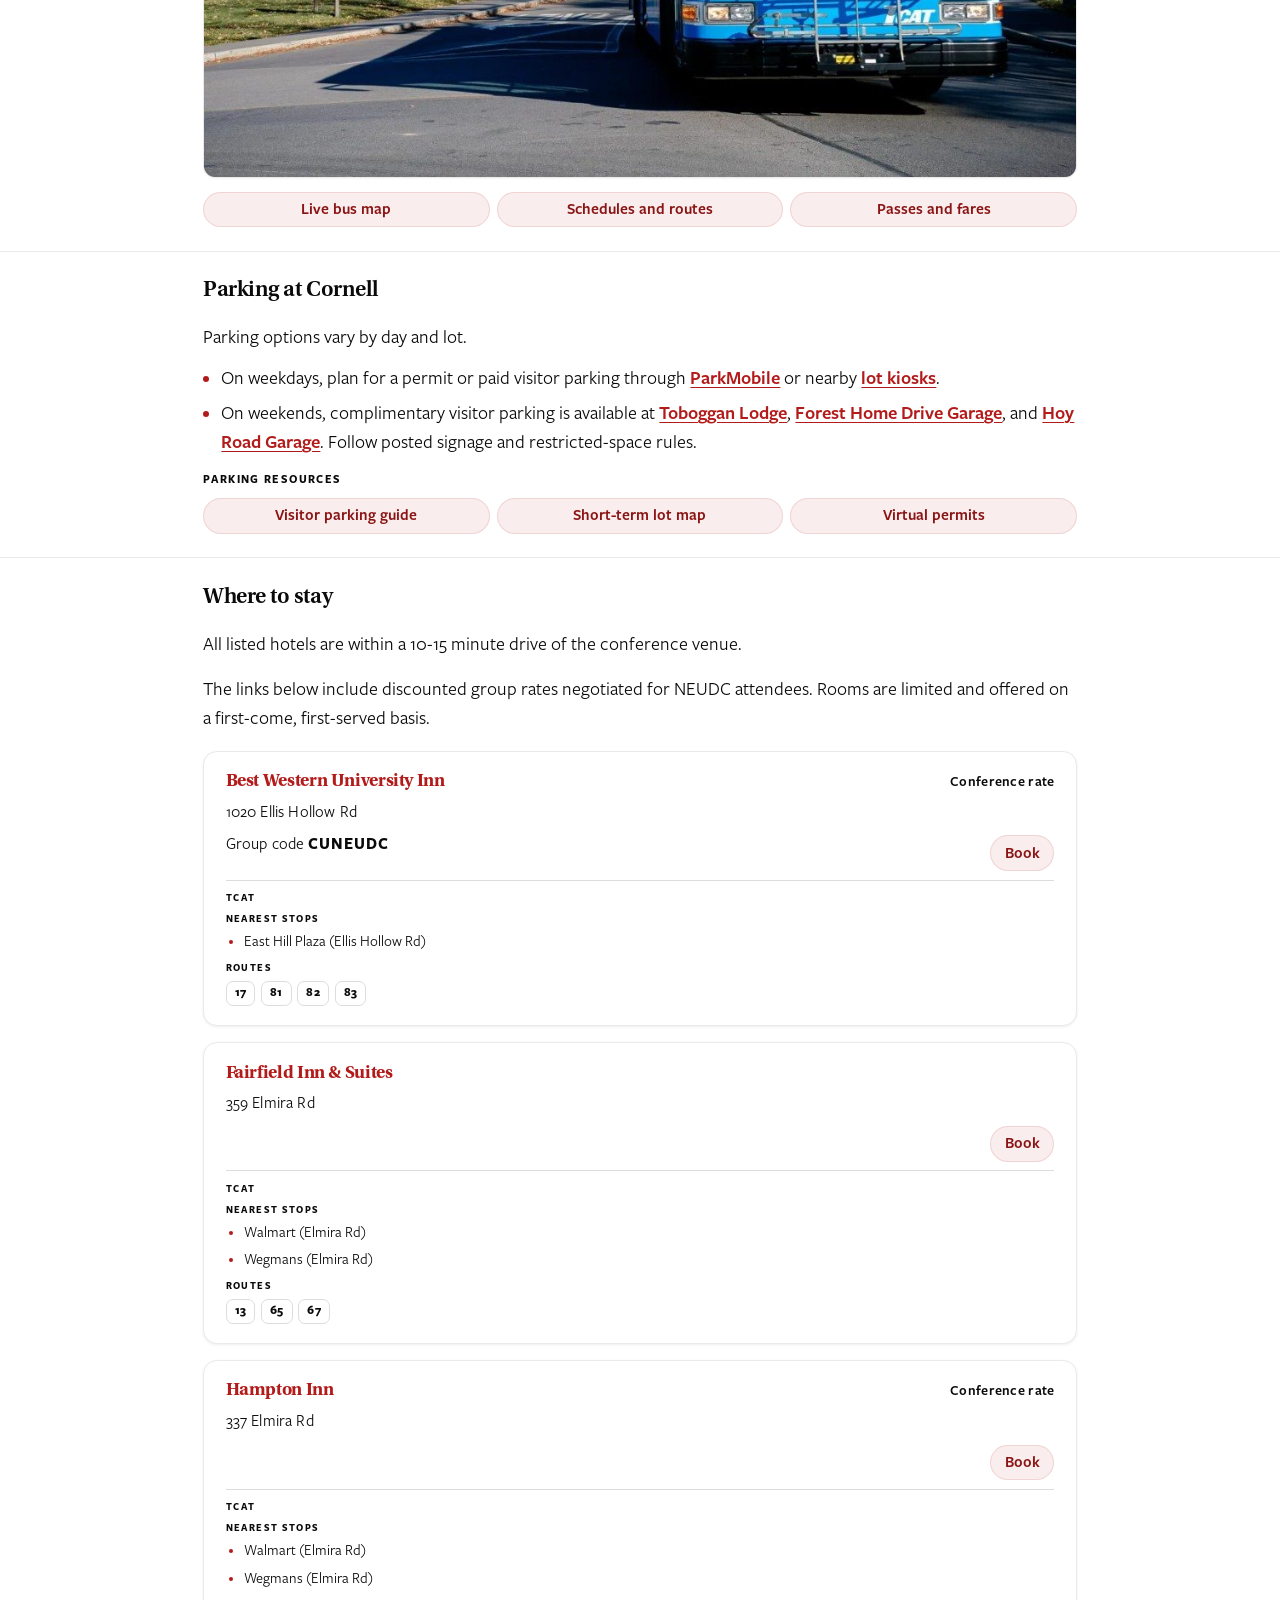
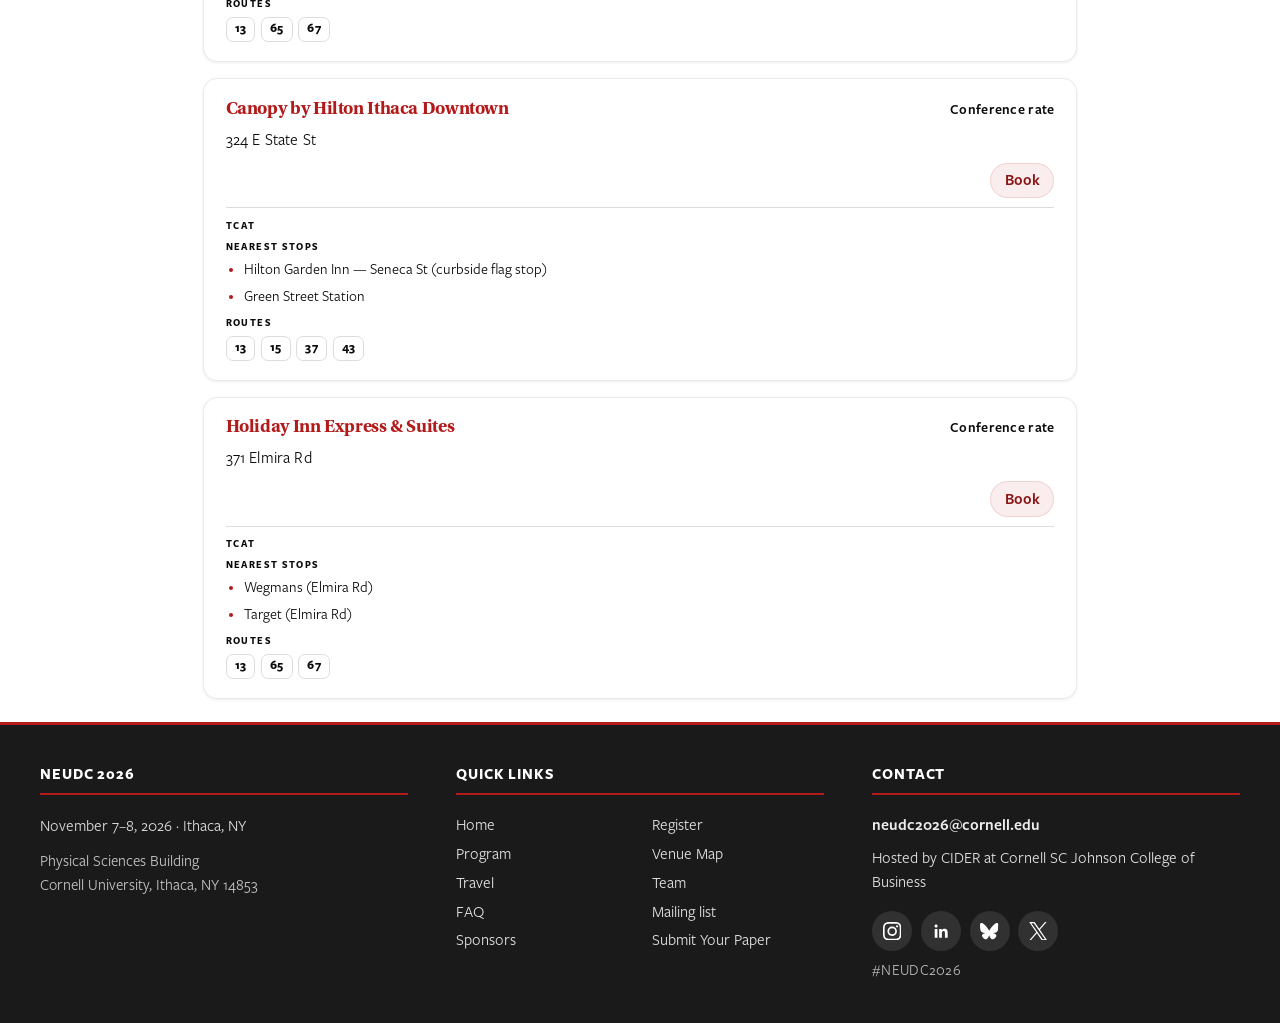
<file: logistics.html>
<!DOCTYPE html>
<html lang="en">
<head>
  <meta charset="utf-8">
  <meta name="viewport" content="width=device-width, initial-scale=1">
  <title>Travel · NEUDC 2026 · Cornell University</title>
  <meta http-equiv="refresh" content="0; url=travel.html">
  <script>
    location.replace('travel.html');
  </script>
</head>
<body>
  <p>This page moved to <a href="travel.html">Travel</a>.</p>
</body>
</html>
</file>
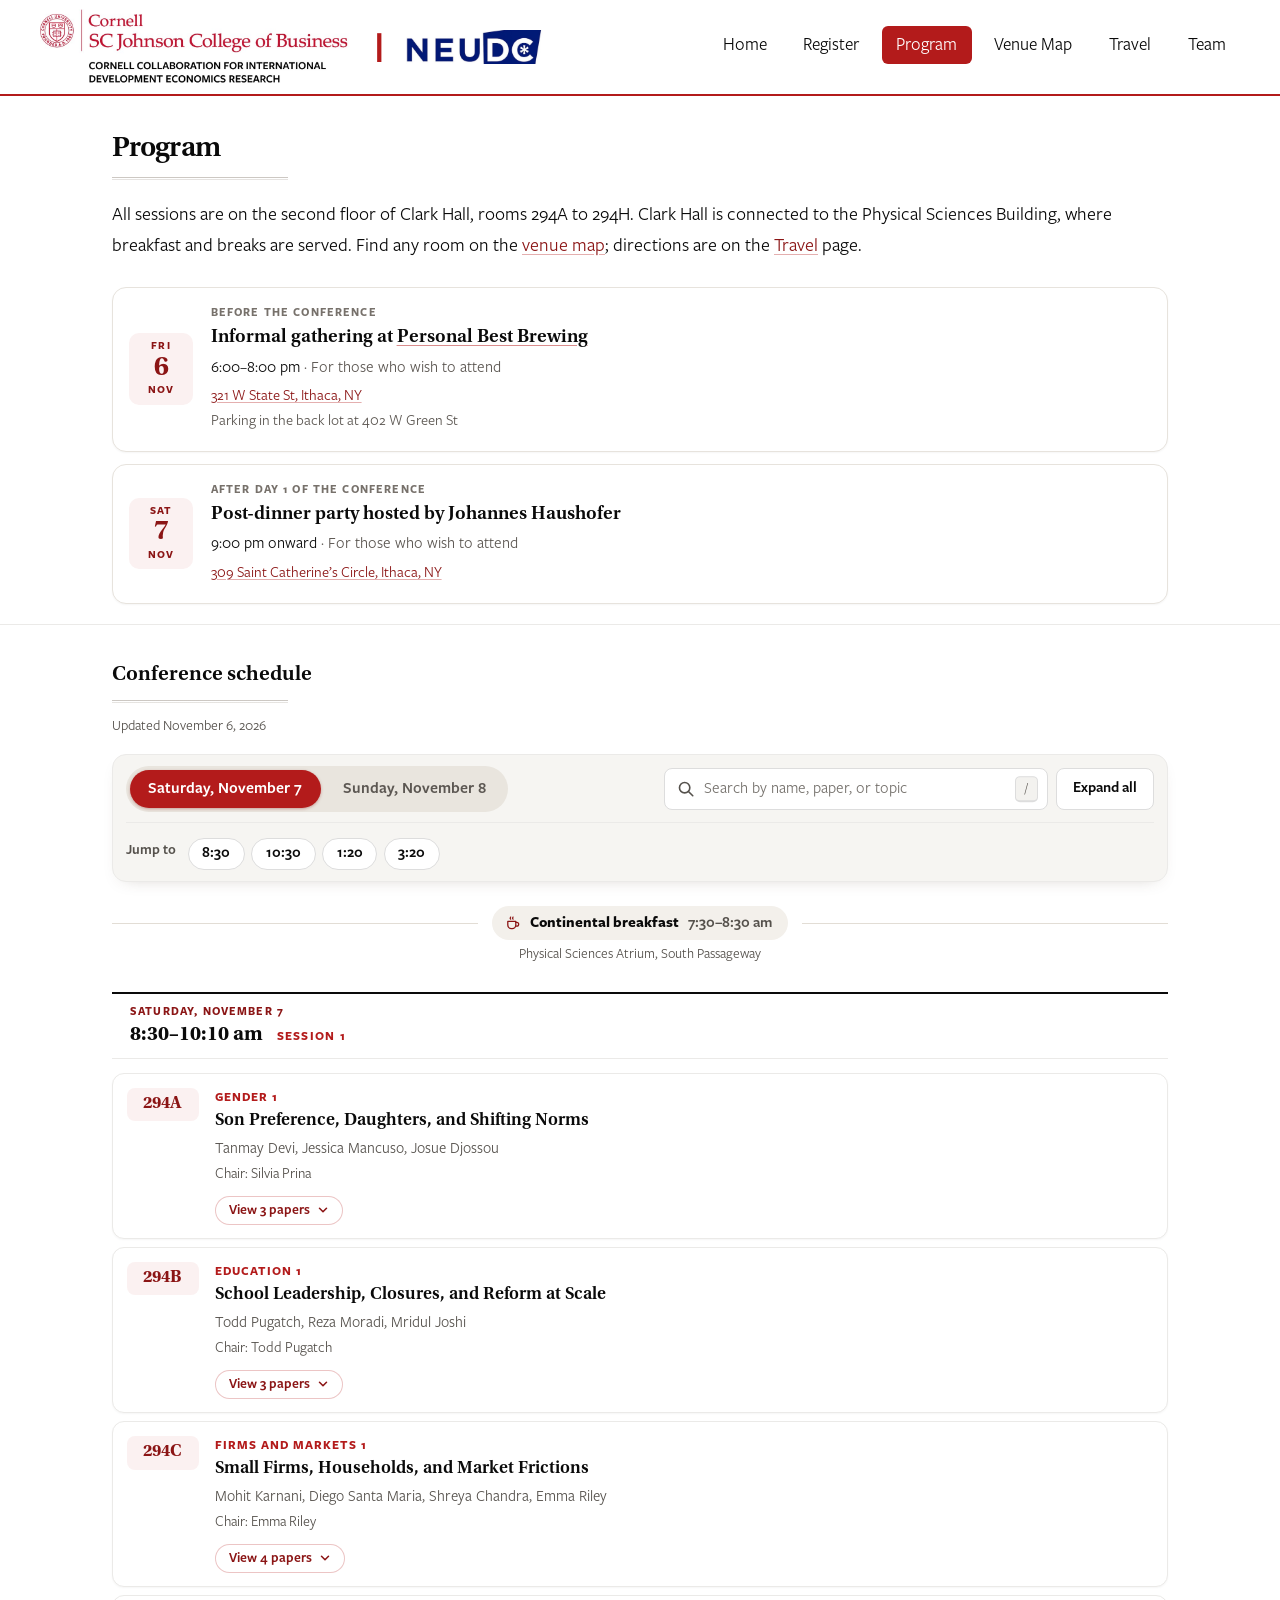
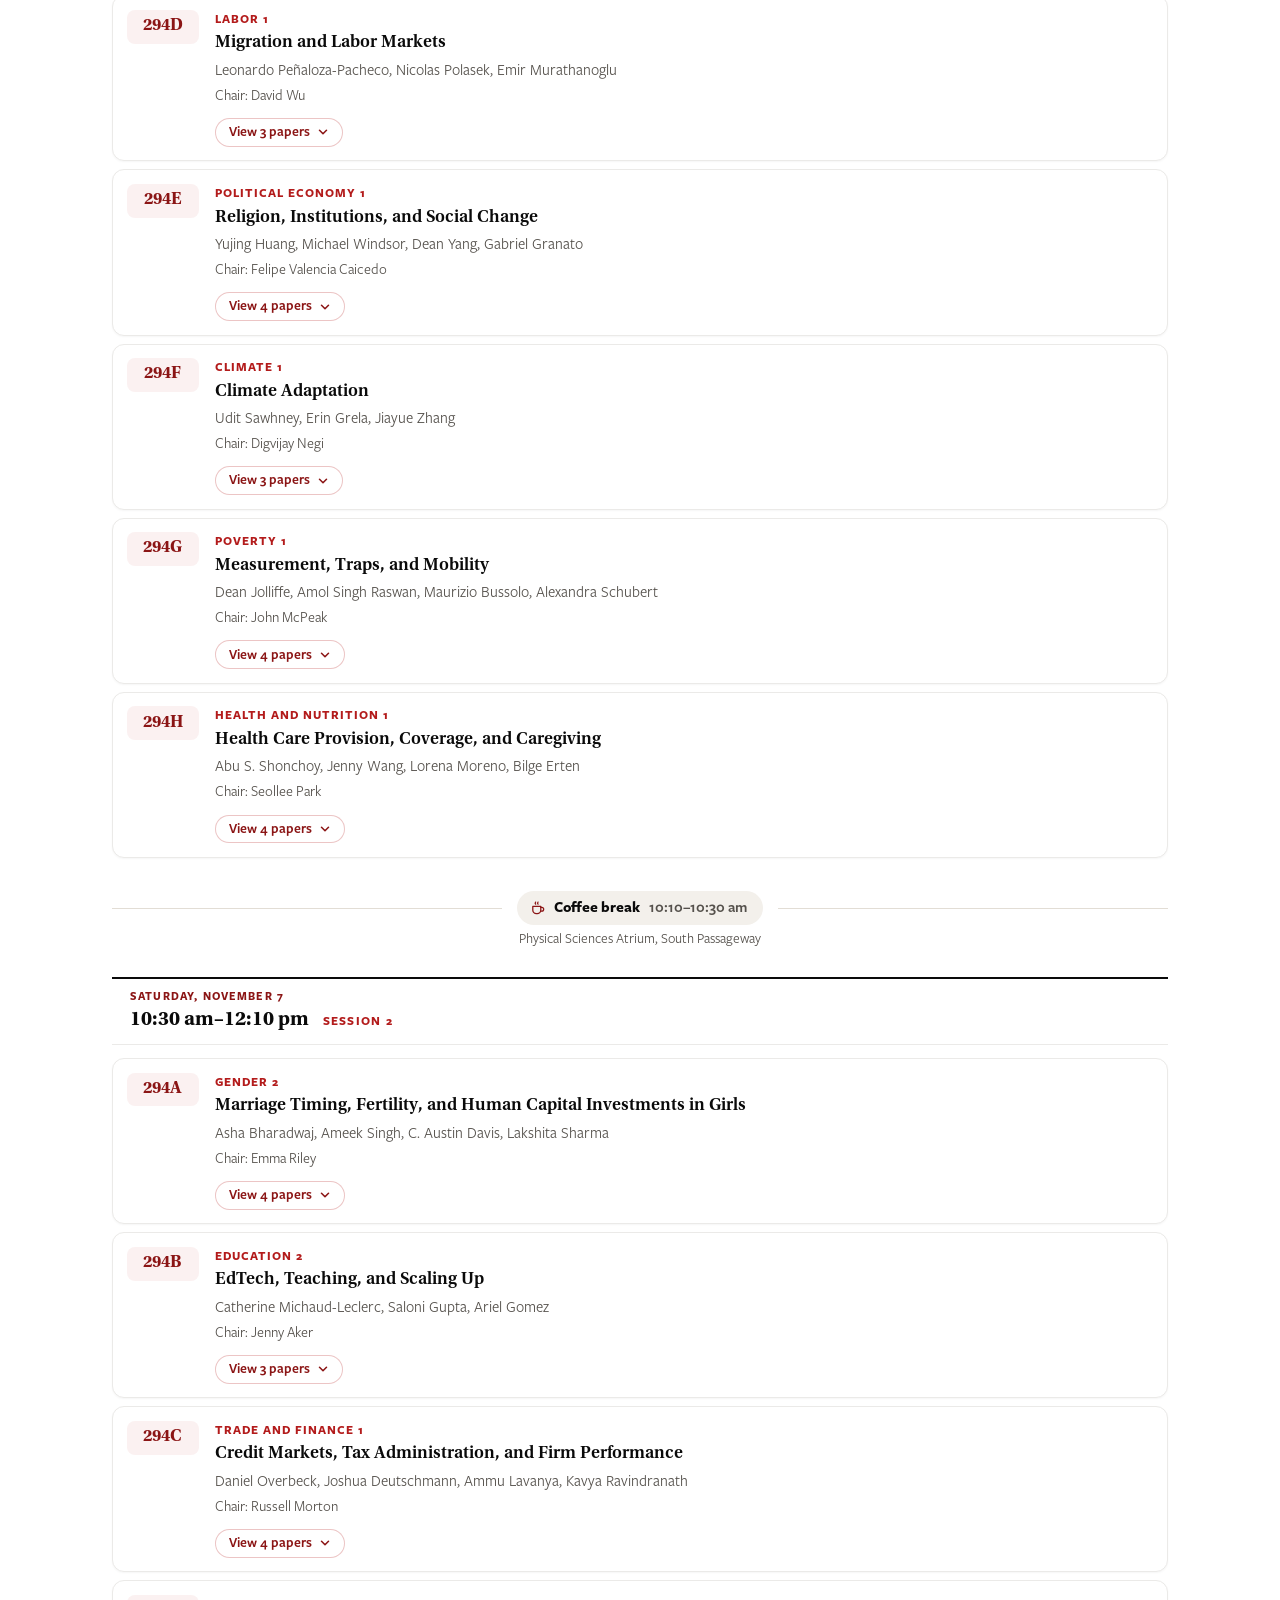
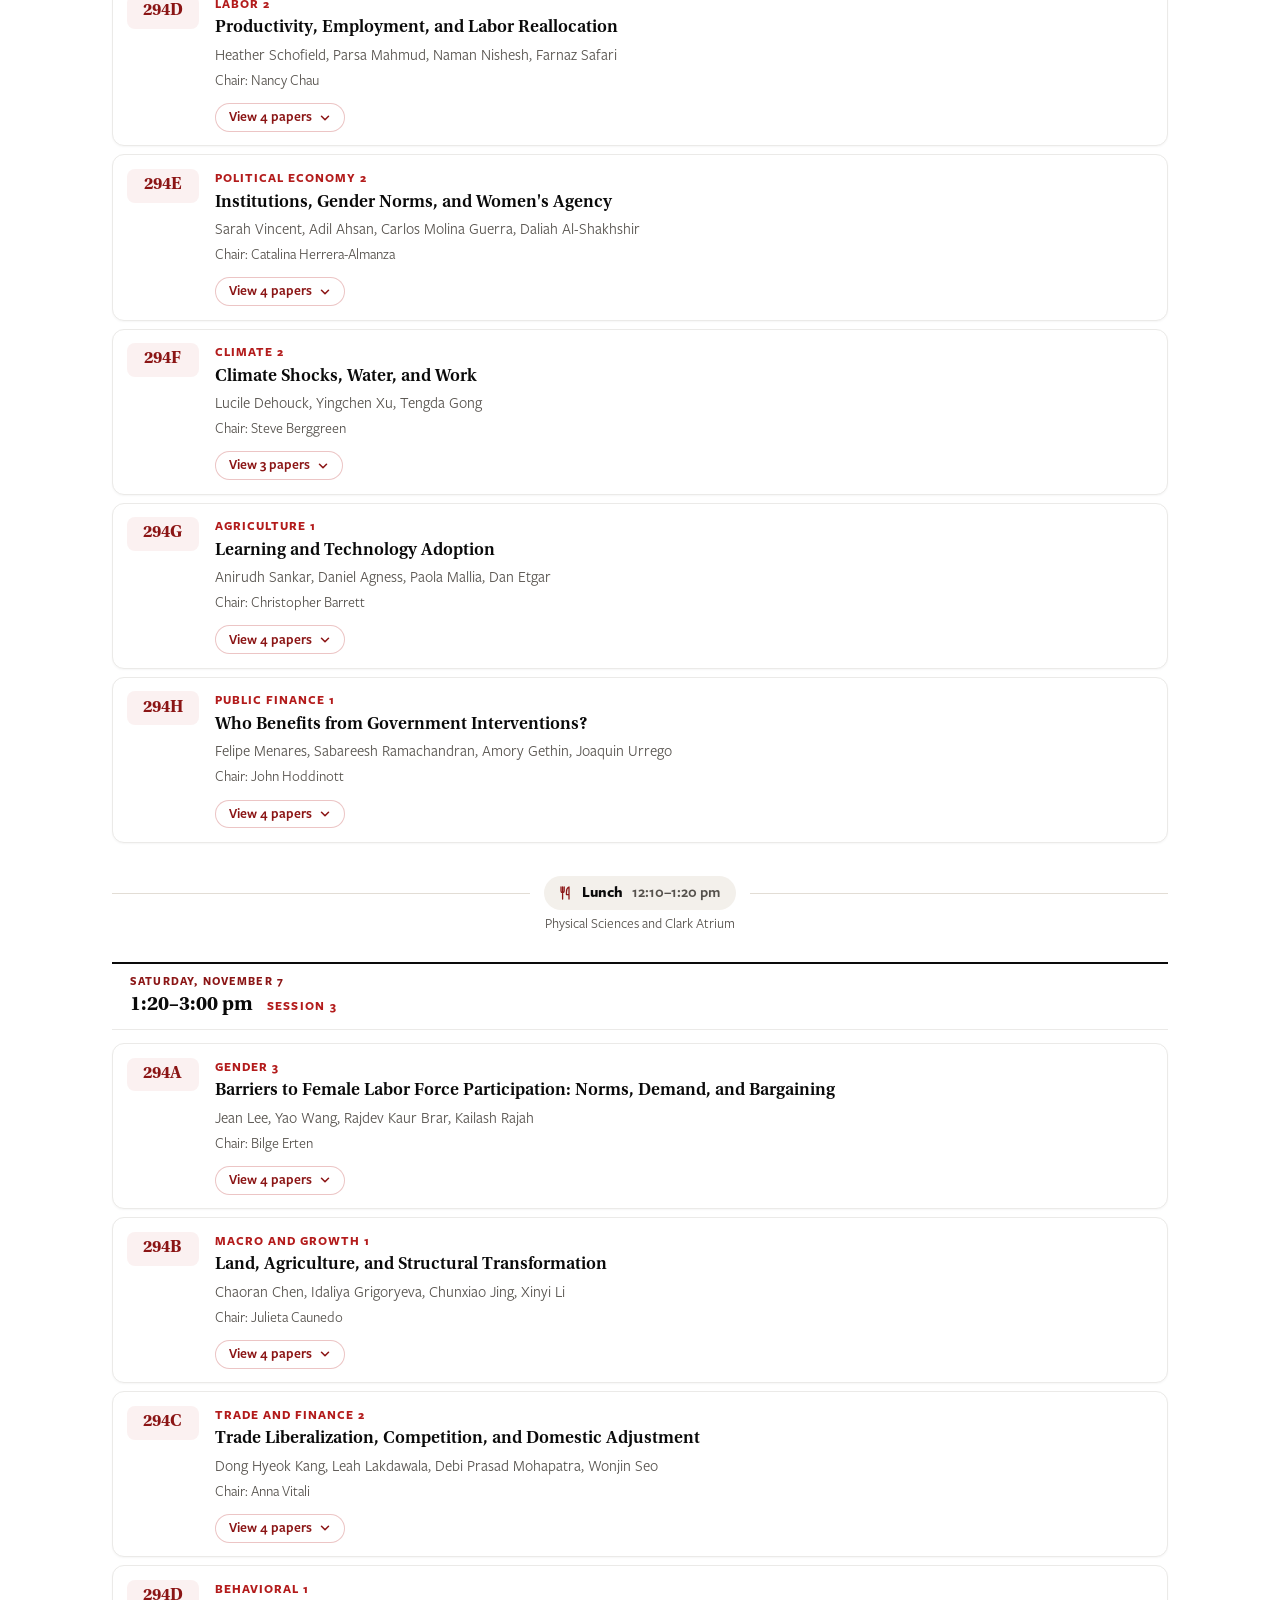
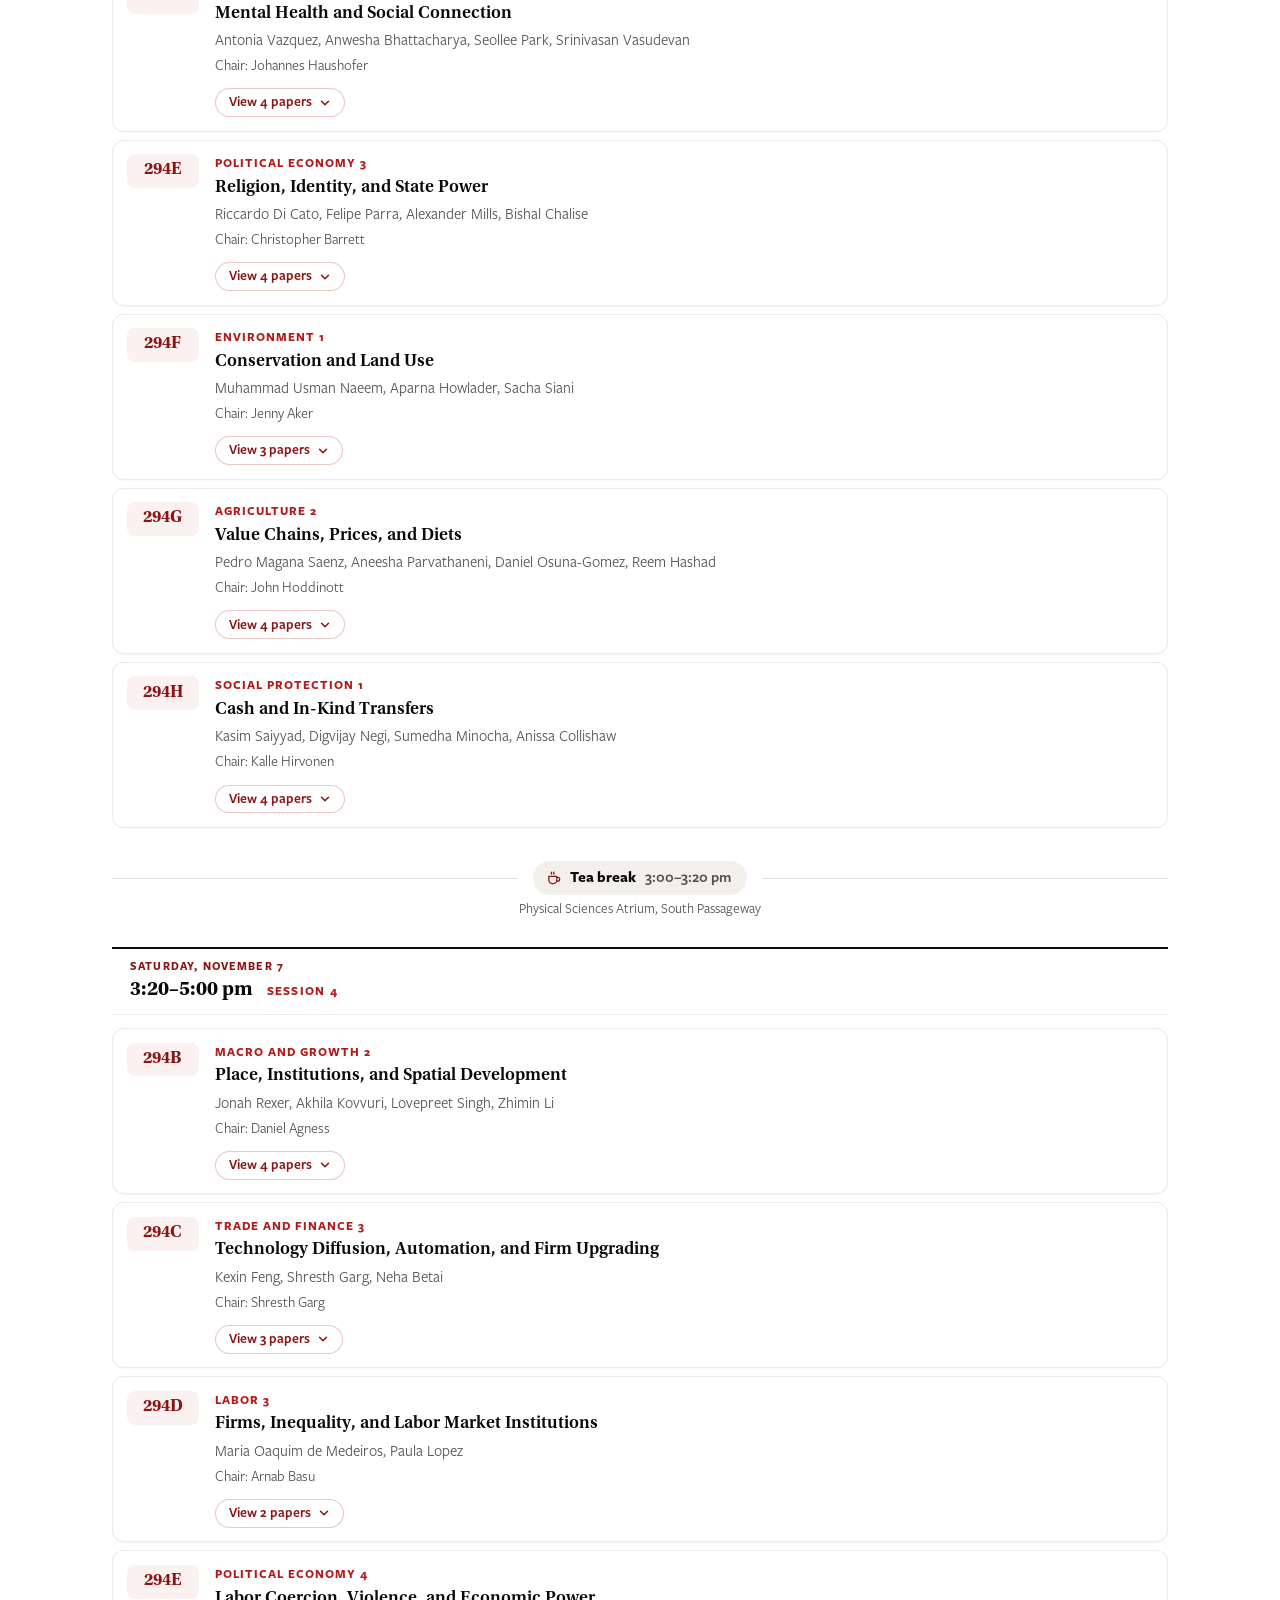
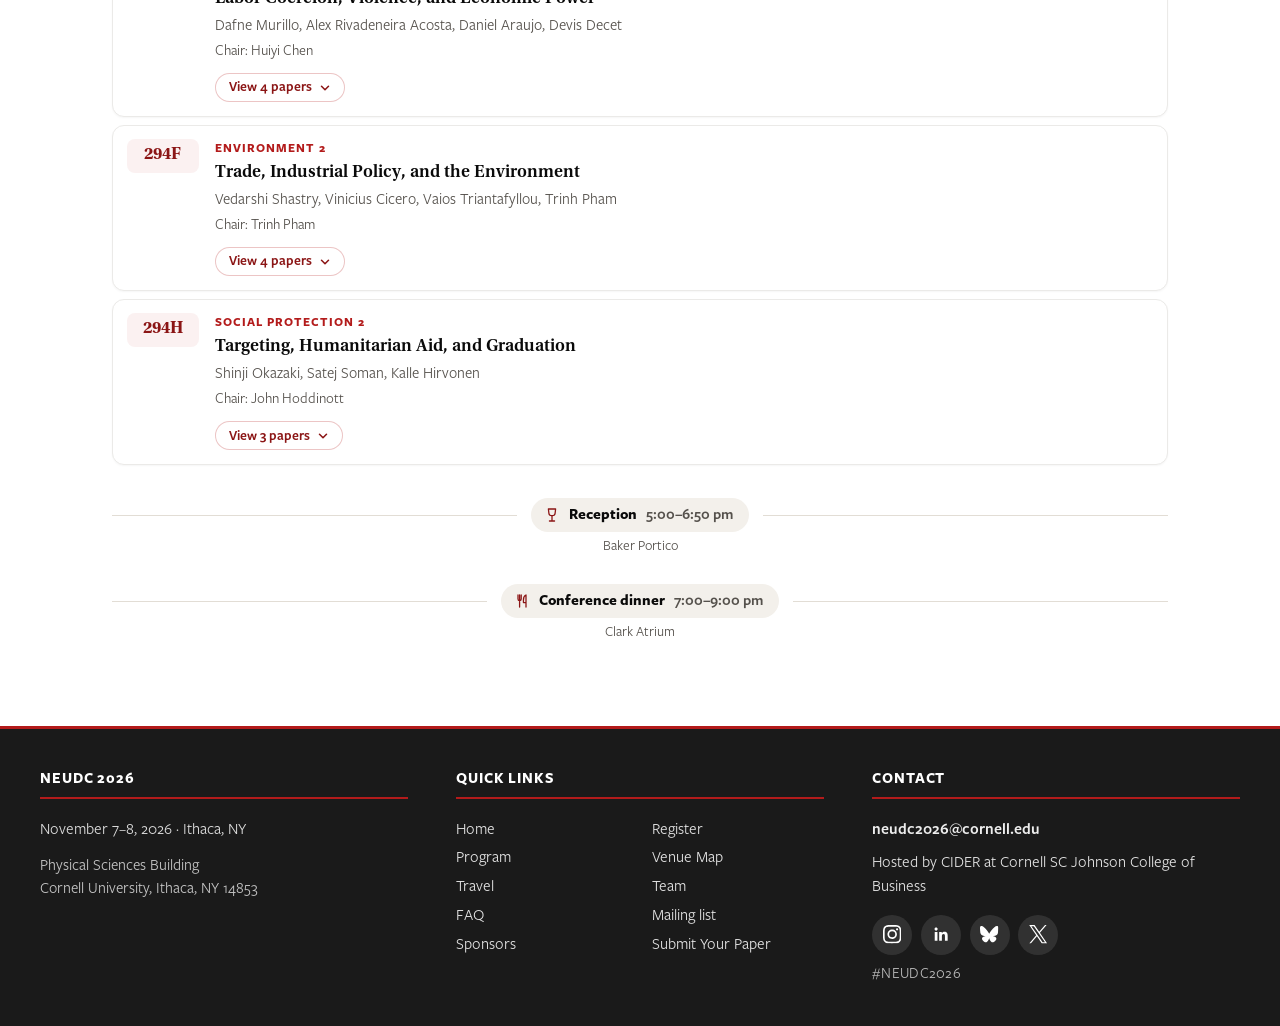
<file: program.html>
<!DOCTYPE html>
<html lang="en">
<head>
  <meta charset="utf-8">
  <meta name="viewport" content="width=device-width, initial-scale=1">
  <link rel="icon" href="favicon.svg" type="image/svg+xml">
  <link rel="icon" href="favicon-48.png" type="image/png" sizes="48x48">
  <link rel="icon" href="favicon-32.png" type="image/png" sizes="32x32">
  <link rel="apple-touch-icon" href="apple-touch-icon.png">
  <title>NEUDC 2026 Program &amp; Schedule | Cornell University, Ithaca NY</title>
  <meta name="description" content="NEUDC 2026 conference program at Cornell University, November 7–8, 2026: the full schedule of parallel sessions with papers, presenters, discussants, and rooms.">
  <meta name="keywords" content="NEUDC 2026 program, NEUDC schedule, development economics conference program, Cornell University conference, Ithaca NY">
  <meta name="robots" content="index, follow, max-image-preview:large, max-snippet:-1, max-video-preview:-1">
  <meta name="googlebot" content="index, follow">
  <meta name="author" content="NEUDC 2026 Organizing Committee, Cornell University">
  <meta name="creator" content="Carey Okal">
  <meta name="designer" content="Carey Okal">
  <meta name="theme-color" content="#b31b1b">
  <link rel="canonical" href="https://cidercornell.github.io/neudc2026/program.html">
  <link rel="alternate" hreflang="en-US" href="https://cidercornell.github.io/neudc2026/program.html">
  <meta property="og:type" content="website">
  <meta property="og:site_name" content="NEUDC 2026">
  <meta property="og:locale" content="en_US">
  <meta property="og:title" content="NEUDC 2026 Program &amp; Schedule | Cornell University">
  <meta property="og:description" content="Full conference schedule for NEUDC 2026 at Cornell University, November 7–8, 2026.">
  <meta property="og:url" content="https://cidercornell.github.io/neudc2026/program.html">
  <meta property="og:image" content="https://cidercornell.github.io/neudc2026/cornell-seal-512.png">
  <meta property="og:image:width" content="512">
  <meta property="og:image:height" content="512">
  <meta property="og:image:alt" content="Cornell University seal — NEUDC 2026">
  <meta name="twitter:card" content="summary_large_image">
  <meta name="twitter:site" content="@NEUDC_2026">
  <meta name="twitter:title" content="NEUDC 2026 Program &amp; Schedule">
  <meta name="twitter:description" content="Full conference schedule for NEUDC 2026 at Cornell University, November 7–8, 2026.">
  <meta name="twitter:image" content="https://cidercornell.github.io/neudc2026/cornell-seal-512.png">
  <script type="application/ld+json">
  {
    "@context": "https://schema.org",
    "@graph": [
      {
        "@type": "WebPage",
        "@id": "https://cidercornell.github.io/neudc2026/program.html#webpage",
        "url": "https://cidercornell.github.io/neudc2026/program.html",
        "name": "NEUDC 2026 Program & Schedule",
        "description": "Full conference schedule for NEUDC 2026 at Cornell University, November 7–8, 2026.",
        "isPartOf": { "@id": "https://cidercornell.github.io/neudc2026/#website" },
        "about": { "@id": "https://cidercornell.github.io/neudc2026/#event" },
        "author": { "@id": "https://cidercornell.github.io/neudc2026/#carey-okal" },
        "creator": { "@id": "https://cidercornell.github.io/neudc2026/#carey-okal" },
        "inLanguage": "en-US",
        "primaryImageOfPage": {
          "@type": "ImageObject",
          "url": "https://cidercornell.github.io/neudc2026/cornell-seal-512.png"
        }
      },
      {
        "@type": "BreadcrumbList",
        "itemListElement": [
          {
            "@type": "ListItem",
            "position": 1,
            "name": "NEUDC 2026",
            "item": "https://cidercornell.github.io/neudc2026/"
          },
          {
            "@type": "ListItem",
            "position": 2,
            "name": "Program",
            "item": "https://cidercornell.github.io/neudc2026/program.html"
          }
        ]
      }
    ]
  }
  </script>
  <link rel="stylesheet" href="styles.css">
</head>
<body id="top" class="program-page">
  <a href="#top" class="scroll-to-top" aria-label="Scroll to top" title="Back to top">↑</a>
  <header class="site-header">
    <div class="wrap">
      <div class="header-left">
        <div class="logo-link">
          <a href="index.html" class="logo-link__brand">
            <img src="SC-Johnson-College-Logo-package/Digital/PNG/cornell-cider-header-logo.png" alt="Cornell SC Johnson College of Business" class="logo-cornell">
          </a>
          <span class="logo-sep" aria-hidden="true">|</span>
          <a href="https://neudc.org/" class="logo-link__brand" target="_blank" rel="noopener noreferrer" aria-label="NEUDC (neudc.org)">
            <img src="NEUDC%20logo.jpg" alt="" class="logo-neudc">
          </a>
        </div>
        <button type="button" class="hamburger" aria-label="Toggle menu" aria-expanded="false">
          <span class="hamburger-line"></span>
          <span class="hamburger-line"></span>
          <span class="hamburger-line"></span>
        </button>
      </div>
      <nav class="nav-wrapper" aria-label="Main">
        <ul class="nav">
          <li><a href="index.html">Home</a></li>
          <li><a href="register.html">Register</a></li>
          <li><a href="program.html" class="active">Program</a></li>
          <li><a href="venue-map.html">Venue Map</a></li>
          <li><a href="travel.html">Travel</a></li>
          <li><a href="team.html">Team</a></li>
        </ul>
      </nav>
    </div>
  </header>

  <section class="content-section program-page-section" aria-labelledby="program-page-heading">
    <div class="section-wrap program-page__wrap">
      <div class="program-panel">
        <div class="program-panel-head">
          <h1 id="program-page-heading" class="subpage-title">Program</h1>
          <p class="program-page-lead">All sessions are on the second floor of Clark Hall, rooms 294A to 294H. Clark Hall is connected to the Physical Sciences Building, where breakfast and breaks are served. Find any room on the <a href="venue-map.html">venue map</a>; directions are on the <a href="travel.html#venue">Travel</a> page.</p>
          <aside class="program-eve" aria-label="Before the conference: Friday evening gathering"><div class="program-eve__date" aria-hidden="true"><span>Fri</span><strong>6</strong><span>Nov</span></div><div class="program-eve__body"><p class="program-eve__kicker">Before the conference</p><p class="program-eve__title">Informal gathering at <a href="https://personalbestbrewing.com" target="_blank" rel="noopener noreferrer">Personal Best Brewing</a></p><p class="program-eve__meta"><span class="program-eve__sr">Friday, November 6, </span><span class="program-eve__nowrap">6:00–8:00 pm</span> <span class="program-eve__note">For those who wish to attend</span></p><p class="program-eve__where"><a href="https://www.google.com/maps/search/?api=1&amp;query=321%20W%20State%20St%2C%20Ithaca%2C%20NY%2014850" target="_blank" rel="noopener noreferrer">321 W State St, Ithaca, NY</a></p><p class="program-eve__park">Parking in the back lot at 402 W Green St</p></div></aside><aside class="program-eve" aria-label="After day 1 of the conference: post-dinner party"><div class="program-eve__date" aria-hidden="true"><span>Sat</span><strong>7</strong><span>Nov</span></div><div class="program-eve__body"><p class="program-eve__kicker">After day 1 of the conference</p><p class="program-eve__title">Post-dinner party hosted by Johannes Haushofer</p><p class="program-eve__meta"><span class="program-eve__sr">Saturday, November 7, </span><span class="program-eve__nowrap">9:00 pm onward</span> <span class="program-eve__note">For those who wish to attend</span></p><p class="program-eve__where"><a href="https://www.google.com/maps/search/?api=1&amp;query=309%20Saint%20Catherine%27s%20Circle%2C%20Ithaca%2C%20NY" target="_blank" rel="noopener noreferrer">309 Saint Catherine’s Circle, Ithaca, NY</a></p></div></aside>
        </div>
      </div>
    </div>
  </section>

<section id="agenda" class="content-section program-page-section program-page-section--agenda sched" aria-labelledby="agenda-heading">
<div class="section-wrap program-page__wrap sched__wrap">
<h2 id="agenda-heading" class="section-title">Conference schedule</h2>
<p class="sched-updated">Updated <time datetime="2026-11-06">November 6, 2026</time></p>
<div class="sched-body">
<div class="sched-toolbar" data-sched-toolbar hidden>
<div class="sched-tabs" role="tablist" aria-label="Conference day">
<button type="button" role="tab" class="sched-tab" id="tab-sat" aria-controls="day-sat" aria-selected="true" data-day="sat"><span class="sched-tab__long">Saturday, November 7</span><span class="sched-tab__short">Sat, Nov 7</span></button>
<button type="button" role="tab" class="sched-tab" id="tab-sun" aria-controls="day-sun" aria-selected="false" data-day="sun"><span class="sched-tab__long">Sunday, November 8</span><span class="sched-tab__short">Sun, Nov 8</span></button>
</div>
<div class="sched-tools">
<label class="sched-search"><span class="visually-hidden">Search the schedule</span><svg aria-hidden="true" viewBox="0 0 20 20" width="18" height="18"><circle cx="8.5" cy="8.5" r="5.75" fill="none" stroke="currentColor" stroke-width="1.8"/><path d="M13 13l4.5 4.5" stroke="currentColor" stroke-width="1.8" stroke-linecap="round"/></svg><input type="search" data-sched-search placeholder="Search by name, paper, or topic" autocomplete="off" spellcheck="false" enterkeyhint="search"><kbd class="sched-search__kbd" aria-hidden="true">/</kbd></label>
<button type="button" class="sched-expand" data-sched-expand aria-pressed="false">Expand all</button>
</div>
<p class="sched-status" data-sched-status aria-live="polite"></p>
</div>
<section class="sched-roles" data-sched-roles aria-label="Roles for the people you searched" hidden></section>
<div class="sched-list">
<div class="sched-day" id="day-sat" data-day="sat" role="tabpanel" aria-labelledby="tab-sat">
<h3 class="sched-day__title">Saturday, November 7</h3>
<ol class="sched-timeline">
<li class="sched-break sched-break--coffee" data-start="2026-11-07T07:30:00-05:00" data-end="2026-11-07T08:30:00-05:00"><span class="sched-break__pill"><span class="sched-break__icon" aria-hidden="true"><svg viewBox="0 0 20 20" width="16" height="16" fill="none" stroke="currentColor" stroke-width="1.6" stroke-linecap="round" stroke-linejoin="round"><path d="M3.5 8h10v4.5a4.5 4.5 0 0 1-4.5 4.5h-1a4.5 4.5 0 0 1-4.5-4.5V8z"/><path d="M13.5 9.2h1.2a2.4 2.4 0 0 1 0 4.8h-1.4"/><path d="M7 2.6c-.7.8-.7 1.8 0 2.6M10 2.6c-.7.8-.7 1.8 0 2.6"/></svg></span><span class="sched-break__label">Continental breakfast</span><span class="sched-break__time">7:30–8:30 am</span><span class="sched-live" data-sched-live hidden></span></span><span class="sched-break__loc">Physical Sciences Atrium, South Passageway</span></li>
<li class="sched-slot" id="session-1" data-slot="1" data-start="2026-11-07T08:30:00-05:00" data-end="2026-11-07T10:10:00-05:00">
<h4 class="sched-slot__head"><span class="sched-slot__day">Saturday, November 7</span><span class="sched-slot__time">8:30–10:10 am</span><span class="sched-slot__name">Session 1<span class="sched-live" data-sched-live hidden></span></span></h4>
<div class="sched-slot__sessions">
<details class="sched-session" id="gender-1" data-search="Gender 1 Son Preference, Daughters, and Shifting Norms Clark 294A room A Silvia Prina Tanmay Devi Son Preference and Fertility Decisions: A Dynamic Model of Sex Selection in India Jessica Mancuso Jessica Mancuso When Free Healthcare Meets Gender Norms: the Impact of Public Healthcare on Sex Selection Josue Djossou Josue Djossou Celebrating Daughters: Evidence from India’s Goddess Festival Tanmay Devi"><summary class="sched-session__summary"><span class="sched-room"><span class="visually-hidden">Room </span>294A</span><span class="sched-session__main"><span class="sched-session__track js-hl">Gender 1</span><span class="sched-session__title js-hl">Son Preference, Daughters, and Shifting Norms</span><span class="sched-session__people js-hl">Tanmay Devi, Jessica Mancuso, Josue Djossou</span><span class="sched-session__chair">Chair: <span class="js-hl">Silvia Prina</span></span><span class="sched-more" aria-hidden="true"><span class="sched-more__show">View 3 papers</span><span class="sched-more__hide">Hide papers</span><svg viewBox="0 0 20 20" width="14" height="14" fill="none" stroke="currentColor" stroke-width="2.2" stroke-linecap="round" stroke-linejoin="round"><path d="M5 7.5l5 5 5-5"/></svg></span></span></summary><div class="sched-session__body"><table class="sched-papers" role="table"><thead role="rowgroup"><tr role="row"><th role="columnheader" scope="col" class="sched-papers__time"><span class="visually-hidden">Start</span></th><th role="columnheader" scope="col" class="sched-papers__paper">Paper</th><th role="columnheader" scope="col" class="sched-papers__presenter">Presenter</th><th role="columnheader" scope="col" class="sched-papers__disc">Discussant</th></tr></thead><tbody role="rowgroup"><tr role="row" class="sched-paper"><td role="cell" class="sched-paper__time">8:30</td><td role="cell" class="sched-paper__title js-hl">Son Preference and Fertility Decisions: A Dynamic Model of Sex Selection in India</td><td role="cell" class="sched-paper__presenter js-hl">Tanmay Devi</td><td role="cell" class="sched-paper__disc js-hl">Jessica Mancuso</td></tr><tr role="row" class="sched-paper"><td role="cell" class="sched-paper__time">8:55</td><td role="cell" class="sched-paper__title js-hl">When Free Healthcare Meets Gender Norms: the Impact of Public Healthcare on Sex Selection</td><td role="cell" class="sched-paper__presenter js-hl">Jessica Mancuso</td><td role="cell" class="sched-paper__disc js-hl">Josue Djossou</td></tr><tr role="row" class="sched-paper"><td role="cell" class="sched-paper__time">9:20</td><td role="cell" class="sched-paper__title js-hl">Celebrating Daughters: Evidence from India’s Goddess Festival</td><td role="cell" class="sched-paper__presenter js-hl">Josue Djossou</td><td role="cell" class="sched-paper__disc js-hl">Tanmay Devi</td></tr></tbody></table><a class="sched-maplink" href="venue-map.html#294A">Room 294A on the map</a><button type="button" class="sched-copy" data-sched-copy hidden>Copy link to this session</button></div></details>
<details class="sched-session" id="education-1" data-search="Education 1 School Leadership, Closures, and Reform at Scale Clark 294B room B Todd Pugatch Todd Pugatch School Leadership and Foundational Skills: Experimental Evidence from India Reza Moradi Reza Moradi The Incidence of School Closures: Market Thickness and Geography in Puerto Rico Mridul Joshi Mridul Joshi Scaling Education Reform: Evidence from Morocco’s Pioneer School Program Todd Pugatch"><summary class="sched-session__summary"><span class="sched-room"><span class="visually-hidden">Room </span>294B</span><span class="sched-session__main"><span class="sched-session__track js-hl">Education 1</span><span class="sched-session__title js-hl">School Leadership, Closures, and Reform at Scale</span><span class="sched-session__people js-hl">Todd Pugatch, Reza Moradi, Mridul Joshi</span><span class="sched-session__chair">Chair: <span class="js-hl">Todd Pugatch</span></span><span class="sched-more" aria-hidden="true"><span class="sched-more__show">View 3 papers</span><span class="sched-more__hide">Hide papers</span><svg viewBox="0 0 20 20" width="14" height="14" fill="none" stroke="currentColor" stroke-width="2.2" stroke-linecap="round" stroke-linejoin="round"><path d="M5 7.5l5 5 5-5"/></svg></span></span></summary><div class="sched-session__body"><table class="sched-papers" role="table"><thead role="rowgroup"><tr role="row"><th role="columnheader" scope="col" class="sched-papers__time"><span class="visually-hidden">Start</span></th><th role="columnheader" scope="col" class="sched-papers__paper">Paper</th><th role="columnheader" scope="col" class="sched-papers__presenter">Presenter</th><th role="columnheader" scope="col" class="sched-papers__disc">Discussant</th></tr></thead><tbody role="rowgroup"><tr role="row" class="sched-paper"><td role="cell" class="sched-paper__time">8:30</td><td role="cell" class="sched-paper__title js-hl">School Leadership and Foundational Skills: Experimental Evidence from India</td><td role="cell" class="sched-paper__presenter js-hl">Todd Pugatch</td><td role="cell" class="sched-paper__disc js-hl">Reza Moradi</td></tr><tr role="row" class="sched-paper"><td role="cell" class="sched-paper__time">8:55</td><td role="cell" class="sched-paper__title js-hl">The Incidence of School Closures: Market Thickness and Geography in Puerto Rico</td><td role="cell" class="sched-paper__presenter js-hl">Reza Moradi</td><td role="cell" class="sched-paper__disc js-hl">Mridul Joshi</td></tr><tr role="row" class="sched-paper"><td role="cell" class="sched-paper__time">9:20</td><td role="cell" class="sched-paper__title js-hl">Scaling Education Reform: Evidence from Morocco’s Pioneer School Program</td><td role="cell" class="sched-paper__presenter js-hl">Mridul Joshi</td><td role="cell" class="sched-paper__disc js-hl">Todd Pugatch</td></tr></tbody></table><a class="sched-maplink" href="venue-map.html#294B">Room 294B on the map</a><button type="button" class="sched-copy" data-sched-copy hidden>Copy link to this session</button></div></details>
<details class="sched-session" id="firms-and-markets-1" data-search="Firms and Markets 1 Small Firms, Households, and Market Frictions Clark 294C room C Emma Riley Mohit Karnani Market Power and the Supply-Side of Cash Transfers: Experimental Evidence from Chile and Colombia Diego Santa Maria Diego Santa Maria Segmented supply chains and local product access: Evidence from corner stores in Lima, Peru Shreya Chandra Shreya Chandra Irregular Labor Supply and Coordination in the Workplace: Experimental Evidence from India Emma Riley Emma Riley Knowing the Numbers: Performance Data and Microenterprise Outcomes in Uganda Mohit Karnani"><summary class="sched-session__summary"><span class="sched-room"><span class="visually-hidden">Room </span>294C</span><span class="sched-session__main"><span class="sched-session__track js-hl">Firms and Markets 1</span><span class="sched-session__title js-hl">Small Firms, Households, and Market Frictions</span><span class="sched-session__people js-hl">Mohit Karnani, Diego Santa Maria, Shreya Chandra, Emma Riley</span><span class="sched-session__chair">Chair: <span class="js-hl">Emma Riley</span></span><span class="sched-more" aria-hidden="true"><span class="sched-more__show">View 4 papers</span><span class="sched-more__hide">Hide papers</span><svg viewBox="0 0 20 20" width="14" height="14" fill="none" stroke="currentColor" stroke-width="2.2" stroke-linecap="round" stroke-linejoin="round"><path d="M5 7.5l5 5 5-5"/></svg></span></span></summary><div class="sched-session__body"><table class="sched-papers" role="table"><thead role="rowgroup"><tr role="row"><th role="columnheader" scope="col" class="sched-papers__time"><span class="visually-hidden">Start</span></th><th role="columnheader" scope="col" class="sched-papers__paper">Paper</th><th role="columnheader" scope="col" class="sched-papers__presenter">Presenter</th><th role="columnheader" scope="col" class="sched-papers__disc">Discussant</th></tr></thead><tbody role="rowgroup"><tr role="row" class="sched-paper"><td role="cell" class="sched-paper__time">8:30</td><td role="cell" class="sched-paper__title js-hl">Market Power and the Supply-Side of Cash Transfers: Experimental Evidence from Chile and Colombia</td><td role="cell" class="sched-paper__presenter js-hl">Mohit Karnani</td><td role="cell" class="sched-paper__disc js-hl">Diego Santa Maria</td></tr><tr role="row" class="sched-paper"><td role="cell" class="sched-paper__time">8:55</td><td role="cell" class="sched-paper__title js-hl">Segmented supply chains and local product access: Evidence from corner stores in Lima, Peru</td><td role="cell" class="sched-paper__presenter js-hl">Diego Santa Maria</td><td role="cell" class="sched-paper__disc js-hl">Shreya Chandra</td></tr><tr role="row" class="sched-paper"><td role="cell" class="sched-paper__time">9:20</td><td role="cell" class="sched-paper__title js-hl">Irregular Labor Supply and Coordination in the Workplace: Experimental Evidence from India</td><td role="cell" class="sched-paper__presenter js-hl">Shreya Chandra</td><td role="cell" class="sched-paper__disc js-hl">Emma Riley</td></tr><tr role="row" class="sched-paper"><td role="cell" class="sched-paper__time">9:45</td><td role="cell" class="sched-paper__title js-hl">Knowing the Numbers: Performance Data and Microenterprise Outcomes in Uganda</td><td role="cell" class="sched-paper__presenter js-hl">Emma Riley</td><td role="cell" class="sched-paper__disc js-hl">Mohit Karnani</td></tr></tbody></table><a class="sched-maplink" href="venue-map.html#294C">Room 294C on the map</a><button type="button" class="sched-copy" data-sched-copy hidden>Copy link to this session</button></div></details>
<details class="sched-session" id="labor-1" data-search="Labor 1 Migration and Labor Markets Clark 294D room D David Wu Leonardo Peñaloza-Pacheco Migration, Market Power, and Firms Nicolas Polasek Nicolas Polasek Market Integration, Educational Attainment, and the Effects of Displacement on Host Populations Emir Murathanoglu Emir Murathanoglu Origin Development and Overseas Labor Migration Leonardo Peñaloza-Pacheco"><summary class="sched-session__summary"><span class="sched-room"><span class="visually-hidden">Room </span>294D</span><span class="sched-session__main"><span class="sched-session__track js-hl">Labor 1</span><span class="sched-session__title js-hl">Migration and Labor Markets</span><span class="sched-session__people js-hl">Leonardo Peñaloza-Pacheco, Nicolas Polasek, Emir Murathanoglu</span><span class="sched-session__chair">Chair: <span class="js-hl">David Wu</span></span><span class="sched-more" aria-hidden="true"><span class="sched-more__show">View 3 papers</span><span class="sched-more__hide">Hide papers</span><svg viewBox="0 0 20 20" width="14" height="14" fill="none" stroke="currentColor" stroke-width="2.2" stroke-linecap="round" stroke-linejoin="round"><path d="M5 7.5l5 5 5-5"/></svg></span></span></summary><div class="sched-session__body"><table class="sched-papers" role="table"><thead role="rowgroup"><tr role="row"><th role="columnheader" scope="col" class="sched-papers__time"><span class="visually-hidden">Start</span></th><th role="columnheader" scope="col" class="sched-papers__paper">Paper</th><th role="columnheader" scope="col" class="sched-papers__presenter">Presenter</th><th role="columnheader" scope="col" class="sched-papers__disc">Discussant</th></tr></thead><tbody role="rowgroup"><tr role="row" class="sched-paper"><td role="cell" class="sched-paper__time">8:30</td><td role="cell" class="sched-paper__title js-hl">Migration, Market Power, and Firms</td><td role="cell" class="sched-paper__presenter js-hl">Leonardo Peñaloza-Pacheco</td><td role="cell" class="sched-paper__disc js-hl">Nicolas Polasek</td></tr><tr role="row" class="sched-paper"><td role="cell" class="sched-paper__time">8:55</td><td role="cell" class="sched-paper__title js-hl">Market Integration, Educational Attainment, and the Effects of Displacement on Host Populations</td><td role="cell" class="sched-paper__presenter js-hl">Nicolas Polasek</td><td role="cell" class="sched-paper__disc js-hl">Emir Murathanoglu</td></tr><tr role="row" class="sched-paper"><td role="cell" class="sched-paper__time">9:20</td><td role="cell" class="sched-paper__title js-hl">Origin Development and Overseas Labor Migration</td><td role="cell" class="sched-paper__presenter js-hl">Emir Murathanoglu</td><td role="cell" class="sched-paper__disc js-hl">Leonardo Peñaloza-Pacheco</td></tr></tbody></table><a class="sched-maplink" href="venue-map.html#294D">Room 294D on the map</a><button type="button" class="sched-copy" data-sched-copy hidden>Copy link to this session</button></div></details>
<details class="sched-session" id="political-economy-1" data-search="Political Economy 1 Religion, Institutions, and Social Change Clark 294E room E Felipe Valencia Caicedo Yujing Huang Religion and Conflict: Evidence from China, 1860–1911 Michael Windsor Michael Windsor Long Term Exposure to Conflict and Religious Practice: Evidence from the Strategic Bombing of Japan Dean Yang Dean Yang The Price of Faith: Economic Costs and Religious Adaptation in Sub-Saharan Africa Gabriel Granato Gabriel Granato Can Religion Bridge Ethnic Divides? A Field Experiment on Leadership and Collective Action in the DRC Yujing Huang"><summary class="sched-session__summary"><span class="sched-room"><span class="visually-hidden">Room </span>294E</span><span class="sched-session__main"><span class="sched-session__track js-hl">Political Economy 1</span><span class="sched-session__title js-hl">Religion, Institutions, and Social Change</span><span class="sched-session__people js-hl">Yujing Huang, Michael Windsor, Dean Yang, Gabriel Granato</span><span class="sched-session__chair">Chair: <span class="js-hl">Felipe Valencia Caicedo</span></span><span class="sched-more" aria-hidden="true"><span class="sched-more__show">View 4 papers</span><span class="sched-more__hide">Hide papers</span><svg viewBox="0 0 20 20" width="14" height="14" fill="none" stroke="currentColor" stroke-width="2.2" stroke-linecap="round" stroke-linejoin="round"><path d="M5 7.5l5 5 5-5"/></svg></span></span></summary><div class="sched-session__body"><table class="sched-papers" role="table"><thead role="rowgroup"><tr role="row"><th role="columnheader" scope="col" class="sched-papers__time"><span class="visually-hidden">Start</span></th><th role="columnheader" scope="col" class="sched-papers__paper">Paper</th><th role="columnheader" scope="col" class="sched-papers__presenter">Presenter</th><th role="columnheader" scope="col" class="sched-papers__disc">Discussant</th></tr></thead><tbody role="rowgroup"><tr role="row" class="sched-paper"><td role="cell" class="sched-paper__time">8:30</td><td role="cell" class="sched-paper__title js-hl">Religion and Conflict: Evidence from China, 1860–1911</td><td role="cell" class="sched-paper__presenter js-hl">Yujing Huang</td><td role="cell" class="sched-paper__disc js-hl">Michael Windsor</td></tr><tr role="row" class="sched-paper"><td role="cell" class="sched-paper__time">8:55</td><td role="cell" class="sched-paper__title js-hl">Long Term Exposure to Conflict and Religious Practice: Evidence from the Strategic Bombing of Japan</td><td role="cell" class="sched-paper__presenter js-hl">Michael Windsor</td><td role="cell" class="sched-paper__disc js-hl">Dean Yang</td></tr><tr role="row" class="sched-paper"><td role="cell" class="sched-paper__time">9:20</td><td role="cell" class="sched-paper__title js-hl">The Price of Faith: Economic Costs and Religious Adaptation in Sub-Saharan Africa</td><td role="cell" class="sched-paper__presenter js-hl">Dean Yang</td><td role="cell" class="sched-paper__disc js-hl">Gabriel Granato</td></tr><tr role="row" class="sched-paper"><td role="cell" class="sched-paper__time">9:45</td><td role="cell" class="sched-paper__title js-hl">Can Religion Bridge Ethnic Divides? A Field Experiment on Leadership and Collective Action in the DRC</td><td role="cell" class="sched-paper__presenter js-hl">Gabriel Granato</td><td role="cell" class="sched-paper__disc js-hl">Yujing Huang</td></tr></tbody></table><a class="sched-maplink" href="venue-map.html#294E">Room 294E on the map</a><button type="button" class="sched-copy" data-sched-copy hidden>Copy link to this session</button></div></details>
<details class="sched-session" id="climate-1" data-search="Climate 1 Climate Adaptation Clark 294F room F Digvijay Negi Udit Sawhney Down to Earth: Training Smallholders in Sustainable Soil Health Management – Evidence from a Field Experiment in Indonesia Erin Grela Erin Grela Adaptation to Repeated Climate Shocks Jiayue Zhang Jiayue Zhang Informed Climate Adaptation: Input and Output Subsidies for Shaded Cocoa Udit Sawhney"><summary class="sched-session__summary"><span class="sched-room"><span class="visually-hidden">Room </span>294F</span><span class="sched-session__main"><span class="sched-session__track js-hl">Climate 1</span><span class="sched-session__title js-hl">Climate Adaptation</span><span class="sched-session__people js-hl">Udit Sawhney, Erin Grela, Jiayue Zhang</span><span class="sched-session__chair">Chair: <span class="js-hl">Digvijay Negi</span></span><span class="sched-more" aria-hidden="true"><span class="sched-more__show">View 3 papers</span><span class="sched-more__hide">Hide papers</span><svg viewBox="0 0 20 20" width="14" height="14" fill="none" stroke="currentColor" stroke-width="2.2" stroke-linecap="round" stroke-linejoin="round"><path d="M5 7.5l5 5 5-5"/></svg></span></span></summary><div class="sched-session__body"><table class="sched-papers" role="table"><thead role="rowgroup"><tr role="row"><th role="columnheader" scope="col" class="sched-papers__time"><span class="visually-hidden">Start</span></th><th role="columnheader" scope="col" class="sched-papers__paper">Paper</th><th role="columnheader" scope="col" class="sched-papers__presenter">Presenter</th><th role="columnheader" scope="col" class="sched-papers__disc">Discussant</th></tr></thead><tbody role="rowgroup"><tr role="row" class="sched-paper"><td role="cell" class="sched-paper__time">8:30</td><td role="cell" class="sched-paper__title js-hl">Down to Earth: Training Smallholders in Sustainable Soil Health Management – Evidence from a Field Experiment in Indonesia</td><td role="cell" class="sched-paper__presenter js-hl">Udit Sawhney</td><td role="cell" class="sched-paper__disc js-hl">Erin Grela</td></tr><tr role="row" class="sched-paper"><td role="cell" class="sched-paper__time">8:55</td><td role="cell" class="sched-paper__title js-hl">Adaptation to Repeated Climate Shocks</td><td role="cell" class="sched-paper__presenter js-hl">Erin Grela</td><td role="cell" class="sched-paper__disc js-hl">Jiayue Zhang</td></tr><tr role="row" class="sched-paper"><td role="cell" class="sched-paper__time">9:20</td><td role="cell" class="sched-paper__title js-hl">Informed Climate Adaptation: Input and Output Subsidies for Shaded Cocoa</td><td role="cell" class="sched-paper__presenter js-hl">Jiayue Zhang</td><td role="cell" class="sched-paper__disc js-hl">Udit Sawhney</td></tr></tbody></table><a class="sched-maplink" href="venue-map.html#294F">Room 294F on the map</a><button type="button" class="sched-copy" data-sched-copy hidden>Copy link to this session</button></div></details>
<details class="sched-session" id="poverty-1" data-search="Poverty 1 Measurement, Traps, and Mobility Clark 294G room G John McPeak Dean Jolliffe How many children, men, and women are living in poverty globally? An approach combining structural and machine-learning models Amol Singh Raswan Amol Singh Raswan The Sisyphean Pursuit of Evidence for Poverty Traps Maurizio Bussolo Maurizio Bussolo One Ladder Does Not Fit All: Jobs and Poverty Transitions Across the Globe Alexandra Schubert Alexandra Schubert Low Transmission of Cognitive Skills across Generations in Kenya Dean Jolliffe"><summary class="sched-session__summary"><span class="sched-room"><span class="visually-hidden">Room </span>294G</span><span class="sched-session__main"><span class="sched-session__track js-hl">Poverty 1</span><span class="sched-session__title js-hl">Measurement, Traps, and Mobility</span><span class="sched-session__people js-hl">Dean Jolliffe, Amol Singh Raswan, Maurizio Bussolo, Alexandra Schubert</span><span class="sched-session__chair">Chair: <span class="js-hl">John McPeak</span></span><span class="sched-more" aria-hidden="true"><span class="sched-more__show">View 4 papers</span><span class="sched-more__hide">Hide papers</span><svg viewBox="0 0 20 20" width="14" height="14" fill="none" stroke="currentColor" stroke-width="2.2" stroke-linecap="round" stroke-linejoin="round"><path d="M5 7.5l5 5 5-5"/></svg></span></span></summary><div class="sched-session__body"><table class="sched-papers" role="table"><thead role="rowgroup"><tr role="row"><th role="columnheader" scope="col" class="sched-papers__time"><span class="visually-hidden">Start</span></th><th role="columnheader" scope="col" class="sched-papers__paper">Paper</th><th role="columnheader" scope="col" class="sched-papers__presenter">Presenter</th><th role="columnheader" scope="col" class="sched-papers__disc">Discussant</th></tr></thead><tbody role="rowgroup"><tr role="row" class="sched-paper"><td role="cell" class="sched-paper__time">8:30</td><td role="cell" class="sched-paper__title js-hl">How many children, men, and women are living in poverty globally? An approach combining structural and machine-learning models</td><td role="cell" class="sched-paper__presenter js-hl">Dean Jolliffe</td><td role="cell" class="sched-paper__disc js-hl">Amol Singh Raswan</td></tr><tr role="row" class="sched-paper"><td role="cell" class="sched-paper__time">8:55</td><td role="cell" class="sched-paper__title js-hl">The Sisyphean Pursuit of Evidence for Poverty Traps</td><td role="cell" class="sched-paper__presenter js-hl">Amol Singh Raswan</td><td role="cell" class="sched-paper__disc js-hl">Maurizio Bussolo</td></tr><tr role="row" class="sched-paper"><td role="cell" class="sched-paper__time">9:20</td><td role="cell" class="sched-paper__title js-hl">One Ladder Does Not Fit All: Jobs and Poverty Transitions Across the Globe</td><td role="cell" class="sched-paper__presenter js-hl">Maurizio Bussolo</td><td role="cell" class="sched-paper__disc js-hl">Alexandra Schubert</td></tr><tr role="row" class="sched-paper"><td role="cell" class="sched-paper__time">9:45</td><td role="cell" class="sched-paper__title js-hl">Low Transmission of Cognitive Skills across Generations in Kenya</td><td role="cell" class="sched-paper__presenter js-hl">Alexandra Schubert</td><td role="cell" class="sched-paper__disc js-hl">Dean Jolliffe</td></tr></tbody></table><a class="sched-maplink" href="venue-map.html#294G">Room 294G on the map</a><button type="button" class="sched-copy" data-sched-copy hidden>Copy link to this session</button></div></details>
<details class="sched-session" id="health-and-nutrition-1" data-search="Health and Nutrition 1 Health Care Provision, Coverage, and Caregiving Clark 294H room H Seollee Park Abu S. Shonchoy Optimizing community-health-worker resources to scale promising child nutrition program in Pakistan Jenny Wang Jenny Wang When Altruism Backfires: Evidence from Family Caregiving in India Lorena Moreno Lorena Moreno Growing Up Insured? Long-Run Effects of a Dependent Health Coverage Expansion Bilge Erten Bilge Erten Transforming Minds: The Impact of Public Mental Healthcare Provision on Education Outcomes in Brazil Abu S. Shonchoy"><summary class="sched-session__summary"><span class="sched-room"><span class="visually-hidden">Room </span>294H</span><span class="sched-session__main"><span class="sched-session__track js-hl">Health and Nutrition 1</span><span class="sched-session__title js-hl">Health Care Provision, Coverage, and Caregiving</span><span class="sched-session__people js-hl">Abu S. Shonchoy, Jenny Wang, Lorena Moreno, Bilge Erten</span><span class="sched-session__chair">Chair: <span class="js-hl">Seollee Park</span></span><span class="sched-more" aria-hidden="true"><span class="sched-more__show">View 4 papers</span><span class="sched-more__hide">Hide papers</span><svg viewBox="0 0 20 20" width="14" height="14" fill="none" stroke="currentColor" stroke-width="2.2" stroke-linecap="round" stroke-linejoin="round"><path d="M5 7.5l5 5 5-5"/></svg></span></span></summary><div class="sched-session__body"><table class="sched-papers" role="table"><thead role="rowgroup"><tr role="row"><th role="columnheader" scope="col" class="sched-papers__time"><span class="visually-hidden">Start</span></th><th role="columnheader" scope="col" class="sched-papers__paper">Paper</th><th role="columnheader" scope="col" class="sched-papers__presenter">Presenter</th><th role="columnheader" scope="col" class="sched-papers__disc">Discussant</th></tr></thead><tbody role="rowgroup"><tr role="row" class="sched-paper"><td role="cell" class="sched-paper__time">8:30</td><td role="cell" class="sched-paper__title js-hl">Optimizing community-health-worker resources to scale promising child nutrition program in Pakistan</td><td role="cell" class="sched-paper__presenter js-hl">Abu S. Shonchoy</td><td role="cell" class="sched-paper__disc js-hl">Jenny Wang</td></tr><tr role="row" class="sched-paper"><td role="cell" class="sched-paper__time">8:55</td><td role="cell" class="sched-paper__title js-hl">When Altruism Backfires: Evidence from Family Caregiving in India</td><td role="cell" class="sched-paper__presenter js-hl">Jenny Wang</td><td role="cell" class="sched-paper__disc js-hl">Lorena Moreno</td></tr><tr role="row" class="sched-paper"><td role="cell" class="sched-paper__time">9:20</td><td role="cell" class="sched-paper__title js-hl">Growing Up Insured? Long-Run Effects of a Dependent Health Coverage Expansion</td><td role="cell" class="sched-paper__presenter js-hl">Lorena Moreno</td><td role="cell" class="sched-paper__disc js-hl">Bilge Erten</td></tr><tr role="row" class="sched-paper"><td role="cell" class="sched-paper__time">9:45</td><td role="cell" class="sched-paper__title js-hl">Transforming Minds: The Impact of Public Mental Healthcare Provision on Education Outcomes in Brazil</td><td role="cell" class="sched-paper__presenter js-hl">Bilge Erten</td><td role="cell" class="sched-paper__disc js-hl">Abu S. Shonchoy</td></tr></tbody></table><a class="sched-maplink" href="venue-map.html#294H">Room 294H on the map</a><button type="button" class="sched-copy" data-sched-copy hidden>Copy link to this session</button></div></details>
</div></li>
<li class="sched-break sched-break--coffee" data-start="2026-11-07T10:10:00-05:00" data-end="2026-11-07T10:30:00-05:00"><span class="sched-break__pill"><span class="sched-break__icon" aria-hidden="true"><svg viewBox="0 0 20 20" width="16" height="16" fill="none" stroke="currentColor" stroke-width="1.6" stroke-linecap="round" stroke-linejoin="round"><path d="M3.5 8h10v4.5a4.5 4.5 0 0 1-4.5 4.5h-1a4.5 4.5 0 0 1-4.5-4.5V8z"/><path d="M13.5 9.2h1.2a2.4 2.4 0 0 1 0 4.8h-1.4"/><path d="M7 2.6c-.7.8-.7 1.8 0 2.6M10 2.6c-.7.8-.7 1.8 0 2.6"/></svg></span><span class="sched-break__label">Coffee break</span><span class="sched-break__time">10:10–10:30 am</span><span class="sched-live" data-sched-live hidden></span></span><span class="sched-break__loc">Physical Sciences Atrium, South Passageway</span></li>
<li class="sched-slot" id="session-2" data-slot="2" data-start="2026-11-07T10:30:00-05:00" data-end="2026-11-07T12:10:00-05:00">
<h4 class="sched-slot__head"><span class="sched-slot__day">Saturday, November 7</span><span class="sched-slot__time">10:30 am–12:10 pm</span><span class="sched-slot__name">Session 2<span class="sched-live" data-sched-live hidden></span></span></h4>
<div class="sched-slot__sessions">
<details class="sched-session" id="gender-2" data-search="Gender 2 Marriage Timing, Fertility, and Human Capital Investments in Girls Clark 294A room A Emma Riley Asha Bharadwaj Constraints on marriage timing and women&#x27;s educational investments Ameek Singh Ameek Singh Learning-by-Doing at Home: The Childhood Origins of Girls’ Domestic Work C. Austin Davis C. Austin Davis Love in the Time of Zika Lakshita Sharma Lakshita Sharma Affirmative Action and Career Consequences: Evidence from India Asha Bharadwaj"><summary class="sched-session__summary"><span class="sched-room"><span class="visually-hidden">Room </span>294A</span><span class="sched-session__main"><span class="sched-session__track js-hl">Gender 2</span><span class="sched-session__title js-hl">Marriage Timing, Fertility, and Human Capital Investments in Girls</span><span class="sched-session__people js-hl">Asha Bharadwaj, Ameek Singh, C. Austin Davis, Lakshita Sharma</span><span class="sched-session__chair">Chair: <span class="js-hl">Emma Riley</span></span><span class="sched-more" aria-hidden="true"><span class="sched-more__show">View 4 papers</span><span class="sched-more__hide">Hide papers</span><svg viewBox="0 0 20 20" width="14" height="14" fill="none" stroke="currentColor" stroke-width="2.2" stroke-linecap="round" stroke-linejoin="round"><path d="M5 7.5l5 5 5-5"/></svg></span></span></summary><div class="sched-session__body"><table class="sched-papers" role="table"><thead role="rowgroup"><tr role="row"><th role="columnheader" scope="col" class="sched-papers__time"><span class="visually-hidden">Start</span></th><th role="columnheader" scope="col" class="sched-papers__paper">Paper</th><th role="columnheader" scope="col" class="sched-papers__presenter">Presenter</th><th role="columnheader" scope="col" class="sched-papers__disc">Discussant</th></tr></thead><tbody role="rowgroup"><tr role="row" class="sched-paper"><td role="cell" class="sched-paper__time">10:30</td><td role="cell" class="sched-paper__title js-hl">Constraints on marriage timing and women&#x27;s educational investments</td><td role="cell" class="sched-paper__presenter js-hl">Asha Bharadwaj</td><td role="cell" class="sched-paper__disc js-hl">Ameek Singh</td></tr><tr role="row" class="sched-paper"><td role="cell" class="sched-paper__time">10:55</td><td role="cell" class="sched-paper__title js-hl">Learning-by-Doing at Home: The Childhood Origins of Girls’ Domestic Work</td><td role="cell" class="sched-paper__presenter js-hl">Ameek Singh</td><td role="cell" class="sched-paper__disc js-hl">C. Austin Davis</td></tr><tr role="row" class="sched-paper"><td role="cell" class="sched-paper__time">11:20</td><td role="cell" class="sched-paper__title js-hl">Love in the Time of Zika</td><td role="cell" class="sched-paper__presenter js-hl">C. Austin Davis</td><td role="cell" class="sched-paper__disc js-hl">Lakshita Sharma</td></tr><tr role="row" class="sched-paper"><td role="cell" class="sched-paper__time">11:45</td><td role="cell" class="sched-paper__title js-hl">Affirmative Action and Career Consequences: Evidence from India</td><td role="cell" class="sched-paper__presenter js-hl">Lakshita Sharma</td><td role="cell" class="sched-paper__disc js-hl">Asha Bharadwaj</td></tr></tbody></table><a class="sched-maplink" href="venue-map.html#294A">Room 294A on the map</a><button type="button" class="sched-copy" data-sched-copy hidden>Copy link to this session</button></div></details>
<details class="sched-session" id="education-2" data-search="Education 2 EdTech, Teaching, and Scaling Up Clark 294B room B Jenny Aker Catherine Michaud-Leclerc The Impact of Online Reading Material in Secondary School on University Progression Saloni Gupta Saloni Gupta The Political Economy of Scale: Evidence from the Rollout of Targeted Learning Technology in Government Schools Ariel Gomez Ariel Gomez Building Teacher Capacity or Outsourcing Pedagogy? Experimental Evidence from Science Education Reform Catherine Michaud-Leclerc"><summary class="sched-session__summary"><span class="sched-room"><span class="visually-hidden">Room </span>294B</span><span class="sched-session__main"><span class="sched-session__track js-hl">Education 2</span><span class="sched-session__title js-hl">EdTech, Teaching, and Scaling Up</span><span class="sched-session__people js-hl">Catherine Michaud-Leclerc, Saloni Gupta, Ariel Gomez</span><span class="sched-session__chair">Chair: <span class="js-hl">Jenny Aker</span></span><span class="sched-more" aria-hidden="true"><span class="sched-more__show">View 3 papers</span><span class="sched-more__hide">Hide papers</span><svg viewBox="0 0 20 20" width="14" height="14" fill="none" stroke="currentColor" stroke-width="2.2" stroke-linecap="round" stroke-linejoin="round"><path d="M5 7.5l5 5 5-5"/></svg></span></span></summary><div class="sched-session__body"><table class="sched-papers" role="table"><thead role="rowgroup"><tr role="row"><th role="columnheader" scope="col" class="sched-papers__time"><span class="visually-hidden">Start</span></th><th role="columnheader" scope="col" class="sched-papers__paper">Paper</th><th role="columnheader" scope="col" class="sched-papers__presenter">Presenter</th><th role="columnheader" scope="col" class="sched-papers__disc">Discussant</th></tr></thead><tbody role="rowgroup"><tr role="row" class="sched-paper"><td role="cell" class="sched-paper__time">10:30</td><td role="cell" class="sched-paper__title js-hl">The Impact of Online Reading Material in Secondary School on University Progression</td><td role="cell" class="sched-paper__presenter js-hl">Catherine Michaud-Leclerc</td><td role="cell" class="sched-paper__disc js-hl">Saloni Gupta</td></tr><tr role="row" class="sched-paper"><td role="cell" class="sched-paper__time">10:55</td><td role="cell" class="sched-paper__title js-hl">The Political Economy of Scale: Evidence from the Rollout of Targeted Learning Technology in Government Schools</td><td role="cell" class="sched-paper__presenter js-hl">Saloni Gupta</td><td role="cell" class="sched-paper__disc js-hl">Ariel Gomez</td></tr><tr role="row" class="sched-paper"><td role="cell" class="sched-paper__time">11:20</td><td role="cell" class="sched-paper__title js-hl">Building Teacher Capacity or Outsourcing Pedagogy? Experimental Evidence from Science Education Reform</td><td role="cell" class="sched-paper__presenter js-hl">Ariel Gomez</td><td role="cell" class="sched-paper__disc js-hl">Catherine Michaud-Leclerc</td></tr></tbody></table><a class="sched-maplink" href="venue-map.html#294B">Room 294B on the map</a><button type="button" class="sched-copy" data-sched-copy hidden>Copy link to this session</button></div></details>
<details class="sched-session" id="trade-and-finance-1" data-search="Trade and Finance 1 Credit Markets, Tax Administration, and Firm Performance Clark 294C room C Russell Morton Daniel Overbeck Tax Administration and Firm Performance: Evidence from VAT Refund Delays Joshua Deutschmann Joshua Deutschmann Guarantor Networks, Financial Contagion, and Systemic Risk: Evidence from Kenya Ammu Lavanya Ammu Lavanya International Financial Flows, Credit Allocation and Productivity Kavya Ravindranath Kavya Ravindranath Raising Revenues: A study of Property Tax Compliance in an Indian Municipality Daniel Overbeck"><summary class="sched-session__summary"><span class="sched-room"><span class="visually-hidden">Room </span>294C</span><span class="sched-session__main"><span class="sched-session__track js-hl">Trade and Finance 1</span><span class="sched-session__title js-hl">Credit Markets, Tax Administration, and Firm Performance</span><span class="sched-session__people js-hl">Daniel Overbeck, Joshua Deutschmann, Ammu Lavanya, Kavya Ravindranath</span><span class="sched-session__chair">Chair: <span class="js-hl">Russell Morton</span></span><span class="sched-more" aria-hidden="true"><span class="sched-more__show">View 4 papers</span><span class="sched-more__hide">Hide papers</span><svg viewBox="0 0 20 20" width="14" height="14" fill="none" stroke="currentColor" stroke-width="2.2" stroke-linecap="round" stroke-linejoin="round"><path d="M5 7.5l5 5 5-5"/></svg></span></span></summary><div class="sched-session__body"><table class="sched-papers" role="table"><thead role="rowgroup"><tr role="row"><th role="columnheader" scope="col" class="sched-papers__time"><span class="visually-hidden">Start</span></th><th role="columnheader" scope="col" class="sched-papers__paper">Paper</th><th role="columnheader" scope="col" class="sched-papers__presenter">Presenter</th><th role="columnheader" scope="col" class="sched-papers__disc">Discussant</th></tr></thead><tbody role="rowgroup"><tr role="row" class="sched-paper"><td role="cell" class="sched-paper__time">10:30</td><td role="cell" class="sched-paper__title js-hl">Tax Administration and Firm Performance: Evidence from VAT Refund Delays</td><td role="cell" class="sched-paper__presenter js-hl">Daniel Overbeck</td><td role="cell" class="sched-paper__disc js-hl">Joshua Deutschmann</td></tr><tr role="row" class="sched-paper"><td role="cell" class="sched-paper__time">10:55</td><td role="cell" class="sched-paper__title js-hl">Guarantor Networks, Financial Contagion, and Systemic Risk: Evidence from Kenya</td><td role="cell" class="sched-paper__presenter js-hl">Joshua Deutschmann</td><td role="cell" class="sched-paper__disc js-hl">Ammu Lavanya</td></tr><tr role="row" class="sched-paper"><td role="cell" class="sched-paper__time">11:20</td><td role="cell" class="sched-paper__title js-hl">International Financial Flows, Credit Allocation and Productivity</td><td role="cell" class="sched-paper__presenter js-hl">Ammu Lavanya</td><td role="cell" class="sched-paper__disc js-hl">Kavya Ravindranath</td></tr><tr role="row" class="sched-paper"><td role="cell" class="sched-paper__time">11:45</td><td role="cell" class="sched-paper__title js-hl">Raising Revenues: A study of Property Tax Compliance in an Indian Municipality</td><td role="cell" class="sched-paper__presenter js-hl">Kavya Ravindranath</td><td role="cell" class="sched-paper__disc js-hl">Daniel Overbeck</td></tr></tbody></table><a class="sched-maplink" href="venue-map.html#294C">Room 294C on the map</a><button type="button" class="sched-copy" data-sched-copy hidden>Copy link to this session</button></div></details>
<details class="sched-session" id="labor-2" data-search="Labor 2 Productivity, Employment, and Labor Reallocation Clark 294D room D Nancy Chau Heather Schofield High temperatures impede productivity growth on the job Parsa Mahmud Parsa Mahmud Educated but Jobless: Evidence on Youth Unemployment from Bangladesh Naman Nishesh Naman Nishesh Debt Relief and the Reallocation of Household Labor and Capital Farnaz Safari Farnaz Safari Occupational Mobility and the Price of Persistence: Seasonal Evidence from Rural Malawi Heather Schofield"><summary class="sched-session__summary"><span class="sched-room"><span class="visually-hidden">Room </span>294D</span><span class="sched-session__main"><span class="sched-session__track js-hl">Labor 2</span><span class="sched-session__title js-hl">Productivity, Employment, and Labor Reallocation</span><span class="sched-session__people js-hl">Heather Schofield, Parsa Mahmud, Naman Nishesh, Farnaz Safari</span><span class="sched-session__chair">Chair: <span class="js-hl">Nancy Chau</span></span><span class="sched-more" aria-hidden="true"><span class="sched-more__show">View 4 papers</span><span class="sched-more__hide">Hide papers</span><svg viewBox="0 0 20 20" width="14" height="14" fill="none" stroke="currentColor" stroke-width="2.2" stroke-linecap="round" stroke-linejoin="round"><path d="M5 7.5l5 5 5-5"/></svg></span></span></summary><div class="sched-session__body"><table class="sched-papers" role="table"><thead role="rowgroup"><tr role="row"><th role="columnheader" scope="col" class="sched-papers__time"><span class="visually-hidden">Start</span></th><th role="columnheader" scope="col" class="sched-papers__paper">Paper</th><th role="columnheader" scope="col" class="sched-papers__presenter">Presenter</th><th role="columnheader" scope="col" class="sched-papers__disc">Discussant</th></tr></thead><tbody role="rowgroup"><tr role="row" class="sched-paper"><td role="cell" class="sched-paper__time">10:30</td><td role="cell" class="sched-paper__title js-hl">High temperatures impede productivity growth on the job</td><td role="cell" class="sched-paper__presenter js-hl">Heather Schofield</td><td role="cell" class="sched-paper__disc js-hl">Parsa Mahmud</td></tr><tr role="row" class="sched-paper"><td role="cell" class="sched-paper__time">10:55</td><td role="cell" class="sched-paper__title js-hl">Educated but Jobless: Evidence on Youth Unemployment from Bangladesh</td><td role="cell" class="sched-paper__presenter js-hl">Parsa Mahmud</td><td role="cell" class="sched-paper__disc js-hl">Naman Nishesh</td></tr><tr role="row" class="sched-paper"><td role="cell" class="sched-paper__time">11:20</td><td role="cell" class="sched-paper__title js-hl">Debt Relief and the Reallocation of Household Labor and Capital</td><td role="cell" class="sched-paper__presenter js-hl">Naman Nishesh</td><td role="cell" class="sched-paper__disc js-hl">Farnaz Safari</td></tr><tr role="row" class="sched-paper"><td role="cell" class="sched-paper__time">11:45</td><td role="cell" class="sched-paper__title js-hl">Occupational Mobility and the Price of Persistence: Seasonal Evidence from Rural Malawi</td><td role="cell" class="sched-paper__presenter js-hl">Farnaz Safari</td><td role="cell" class="sched-paper__disc js-hl">Heather Schofield</td></tr></tbody></table><a class="sched-maplink" href="venue-map.html#294D">Room 294D on the map</a><button type="button" class="sched-copy" data-sched-copy hidden>Copy link to this session</button></div></details>
<details class="sched-session" id="political-economy-2" data-search="Political Economy 2 Institutions, Gender Norms, and Women&#x27;s Agency Clark 294E room E Catalina Herrera-Almanza Sarah Vincent Coercive Population Policies and the Persistence of Violence: Evidence from Male Sterilizations in India Adil Ahsan Adil Ahsan From the Pulpit to the People: Experimental Evidence on the Impact of Friday Sermons Carlos Molina Guerra Carlos Molina Guerra Private Support, Public Backlash: Demand for Gender Equality in Conservative Contexts Daliah Al-Shakhshir Daliah Al-Shakhshir Development Effects of Social Eligibility Criteria for Temporary Migration Sarah Vincent"><summary class="sched-session__summary"><span class="sched-room"><span class="visually-hidden">Room </span>294E</span><span class="sched-session__main"><span class="sched-session__track js-hl">Political Economy 2</span><span class="sched-session__title js-hl">Institutions, Gender Norms, and Women&#x27;s Agency</span><span class="sched-session__people js-hl">Sarah Vincent, Adil Ahsan, Carlos Molina Guerra, Daliah Al-Shakhshir</span><span class="sched-session__chair">Chair: <span class="js-hl">Catalina Herrera-Almanza</span></span><span class="sched-more" aria-hidden="true"><span class="sched-more__show">View 4 papers</span><span class="sched-more__hide">Hide papers</span><svg viewBox="0 0 20 20" width="14" height="14" fill="none" stroke="currentColor" stroke-width="2.2" stroke-linecap="round" stroke-linejoin="round"><path d="M5 7.5l5 5 5-5"/></svg></span></span></summary><div class="sched-session__body"><table class="sched-papers" role="table"><thead role="rowgroup"><tr role="row"><th role="columnheader" scope="col" class="sched-papers__time"><span class="visually-hidden">Start</span></th><th role="columnheader" scope="col" class="sched-papers__paper">Paper</th><th role="columnheader" scope="col" class="sched-papers__presenter">Presenter</th><th role="columnheader" scope="col" class="sched-papers__disc">Discussant</th></tr></thead><tbody role="rowgroup"><tr role="row" class="sched-paper"><td role="cell" class="sched-paper__time">10:30</td><td role="cell" class="sched-paper__title js-hl">Coercive Population Policies and the Persistence of Violence: Evidence from Male Sterilizations in India</td><td role="cell" class="sched-paper__presenter js-hl">Sarah Vincent</td><td role="cell" class="sched-paper__disc js-hl">Adil Ahsan</td></tr><tr role="row" class="sched-paper"><td role="cell" class="sched-paper__time">10:55</td><td role="cell" class="sched-paper__title js-hl">From the Pulpit to the People: Experimental Evidence on the Impact of Friday Sermons</td><td role="cell" class="sched-paper__presenter js-hl">Adil Ahsan</td><td role="cell" class="sched-paper__disc js-hl">Carlos Molina Guerra</td></tr><tr role="row" class="sched-paper"><td role="cell" class="sched-paper__time">11:20</td><td role="cell" class="sched-paper__title js-hl">Private Support, Public Backlash: Demand for Gender Equality in Conservative Contexts</td><td role="cell" class="sched-paper__presenter js-hl">Carlos Molina Guerra</td><td role="cell" class="sched-paper__disc js-hl">Daliah Al-Shakhshir</td></tr><tr role="row" class="sched-paper"><td role="cell" class="sched-paper__time">11:45</td><td role="cell" class="sched-paper__title js-hl">Development Effects of Social Eligibility Criteria for Temporary Migration</td><td role="cell" class="sched-paper__presenter js-hl">Daliah Al-Shakhshir</td><td role="cell" class="sched-paper__disc js-hl">Sarah Vincent</td></tr></tbody></table><a class="sched-maplink" href="venue-map.html#294E">Room 294E on the map</a><button type="button" class="sched-copy" data-sched-copy hidden>Copy link to this session</button></div></details>
<details class="sched-session" id="climate-2" data-search="Climate 2 Climate Shocks, Water, and Work Clark 294F room F Steve Berggreen Lucile Dehouck Thirsting for Solutions: How Climate-Induced Well Failures drive School Absenteeism Yingchen Xu Yingchen Xu Heat and worker absence: Evidence from an Ethiopian sugarcane estate Tengda Gong Tengda Gong Drought-Induced Deforestation in the Brazilian Amazon Lucile Dehouck"><summary class="sched-session__summary"><span class="sched-room"><span class="visually-hidden">Room </span>294F</span><span class="sched-session__main"><span class="sched-session__track js-hl">Climate 2</span><span class="sched-session__title js-hl">Climate Shocks, Water, and Work</span><span class="sched-session__people js-hl">Lucile Dehouck, Yingchen Xu, Tengda Gong</span><span class="sched-session__chair">Chair: <span class="js-hl">Steve Berggreen</span></span><span class="sched-more" aria-hidden="true"><span class="sched-more__show">View 3 papers</span><span class="sched-more__hide">Hide papers</span><svg viewBox="0 0 20 20" width="14" height="14" fill="none" stroke="currentColor" stroke-width="2.2" stroke-linecap="round" stroke-linejoin="round"><path d="M5 7.5l5 5 5-5"/></svg></span></span></summary><div class="sched-session__body"><table class="sched-papers" role="table"><thead role="rowgroup"><tr role="row"><th role="columnheader" scope="col" class="sched-papers__time"><span class="visually-hidden">Start</span></th><th role="columnheader" scope="col" class="sched-papers__paper">Paper</th><th role="columnheader" scope="col" class="sched-papers__presenter">Presenter</th><th role="columnheader" scope="col" class="sched-papers__disc">Discussant</th></tr></thead><tbody role="rowgroup"><tr role="row" class="sched-paper"><td role="cell" class="sched-paper__time">10:30</td><td role="cell" class="sched-paper__title js-hl">Thirsting for Solutions: How Climate-Induced Well Failures drive School Absenteeism</td><td role="cell" class="sched-paper__presenter js-hl">Lucile Dehouck</td><td role="cell" class="sched-paper__disc js-hl">Yingchen Xu</td></tr><tr role="row" class="sched-paper"><td role="cell" class="sched-paper__time">10:55</td><td role="cell" class="sched-paper__title js-hl">Heat and worker absence: Evidence from an Ethiopian sugarcane estate</td><td role="cell" class="sched-paper__presenter js-hl">Yingchen Xu</td><td role="cell" class="sched-paper__disc js-hl">Tengda Gong</td></tr><tr role="row" class="sched-paper"><td role="cell" class="sched-paper__time">11:20</td><td role="cell" class="sched-paper__title js-hl">Drought-Induced Deforestation in the Brazilian Amazon</td><td role="cell" class="sched-paper__presenter js-hl">Tengda Gong</td><td role="cell" class="sched-paper__disc js-hl">Lucile Dehouck</td></tr></tbody></table><a class="sched-maplink" href="venue-map.html#294F">Room 294F on the map</a><button type="button" class="sched-copy" data-sched-copy hidden>Copy link to this session</button></div></details>
<details class="sched-session" id="agriculture-1" data-search="Agriculture 1 Learning and Technology Adoption Clark 294G room G Christopher Barrett Anirudh Sankar How Mechanistic Explanations Reshape Learning and Behavior: Evidence from a Fertilizer Choice Experiment in Eastern Uganda Daniel Agness Daniel Agness Social networks and factor misallocation in agriculture Paola Mallia Paola Mallia Salience, Misperceptions and Trade-offs in Agricultural Technology Adoption: Experimental Evidence from Uganda Dan Etgar Dan Etgar Cash Incentives for Groundwater Conservation: Evidence from a Randomised Controlled Trial of Alternate Wetting and Drying in Punjab, India Anirudh Sankar"><summary class="sched-session__summary"><span class="sched-room"><span class="visually-hidden">Room </span>294G</span><span class="sched-session__main"><span class="sched-session__track js-hl">Agriculture 1</span><span class="sched-session__title js-hl">Learning and Technology Adoption</span><span class="sched-session__people js-hl">Anirudh Sankar, Daniel Agness, Paola Mallia, Dan Etgar</span><span class="sched-session__chair">Chair: <span class="js-hl">Christopher Barrett</span></span><span class="sched-more" aria-hidden="true"><span class="sched-more__show">View 4 papers</span><span class="sched-more__hide">Hide papers</span><svg viewBox="0 0 20 20" width="14" height="14" fill="none" stroke="currentColor" stroke-width="2.2" stroke-linecap="round" stroke-linejoin="round"><path d="M5 7.5l5 5 5-5"/></svg></span></span></summary><div class="sched-session__body"><table class="sched-papers" role="table"><thead role="rowgroup"><tr role="row"><th role="columnheader" scope="col" class="sched-papers__time"><span class="visually-hidden">Start</span></th><th role="columnheader" scope="col" class="sched-papers__paper">Paper</th><th role="columnheader" scope="col" class="sched-papers__presenter">Presenter</th><th role="columnheader" scope="col" class="sched-papers__disc">Discussant</th></tr></thead><tbody role="rowgroup"><tr role="row" class="sched-paper"><td role="cell" class="sched-paper__time">10:30</td><td role="cell" class="sched-paper__title js-hl">How Mechanistic Explanations Reshape Learning and Behavior: Evidence from a Fertilizer Choice Experiment in Eastern Uganda</td><td role="cell" class="sched-paper__presenter js-hl">Anirudh Sankar</td><td role="cell" class="sched-paper__disc js-hl">Daniel Agness</td></tr><tr role="row" class="sched-paper"><td role="cell" class="sched-paper__time">10:55</td><td role="cell" class="sched-paper__title js-hl">Social networks and factor misallocation in agriculture</td><td role="cell" class="sched-paper__presenter js-hl">Daniel Agness</td><td role="cell" class="sched-paper__disc js-hl">Paola Mallia</td></tr><tr role="row" class="sched-paper"><td role="cell" class="sched-paper__time">11:20</td><td role="cell" class="sched-paper__title js-hl">Salience, Misperceptions and Trade-offs in Agricultural Technology Adoption: Experimental Evidence from Uganda</td><td role="cell" class="sched-paper__presenter js-hl">Paola Mallia</td><td role="cell" class="sched-paper__disc js-hl">Dan Etgar</td></tr><tr role="row" class="sched-paper"><td role="cell" class="sched-paper__time">11:45</td><td role="cell" class="sched-paper__title js-hl">Cash Incentives for Groundwater Conservation: Evidence from a Randomised Controlled Trial of Alternate Wetting and Drying in Punjab, India</td><td role="cell" class="sched-paper__presenter js-hl">Dan Etgar</td><td role="cell" class="sched-paper__disc js-hl">Anirudh Sankar</td></tr></tbody></table><a class="sched-maplink" href="venue-map.html#294G">Room 294G on the map</a><button type="button" class="sched-copy" data-sched-copy hidden>Copy link to this session</button></div></details>
<details class="sched-session" id="public-finance-1" data-search="Public Finance 1 Who Benefits from Government Interventions? Clark 294H room H John Hoddinott Felipe Menares Do Conditional Cash Transfer Programs Reduce Mortality? Ten-Year Evidence from Mexico Sabareesh Ramachandran Sabareesh Ramachandran Impact and Incidence of Housing Subsidies in Urban Slums: Evidence from India Amory Gethin Amory Gethin Government Redistribution and Global Poverty Reduction Joaquin Urrego Joaquin Urrego Slum Upgrading and Local Economic Development Felipe Menares"><summary class="sched-session__summary"><span class="sched-room"><span class="visually-hidden">Room </span>294H</span><span class="sched-session__main"><span class="sched-session__track js-hl">Public Finance 1</span><span class="sched-session__title js-hl">Who Benefits from Government Interventions?</span><span class="sched-session__people js-hl">Felipe Menares, Sabareesh Ramachandran, Amory Gethin, Joaquin Urrego</span><span class="sched-session__chair">Chair: <span class="js-hl">John Hoddinott</span></span><span class="sched-more" aria-hidden="true"><span class="sched-more__show">View 4 papers</span><span class="sched-more__hide">Hide papers</span><svg viewBox="0 0 20 20" width="14" height="14" fill="none" stroke="currentColor" stroke-width="2.2" stroke-linecap="round" stroke-linejoin="round"><path d="M5 7.5l5 5 5-5"/></svg></span></span></summary><div class="sched-session__body"><table class="sched-papers" role="table"><thead role="rowgroup"><tr role="row"><th role="columnheader" scope="col" class="sched-papers__time"><span class="visually-hidden">Start</span></th><th role="columnheader" scope="col" class="sched-papers__paper">Paper</th><th role="columnheader" scope="col" class="sched-papers__presenter">Presenter</th><th role="columnheader" scope="col" class="sched-papers__disc">Discussant</th></tr></thead><tbody role="rowgroup"><tr role="row" class="sched-paper"><td role="cell" class="sched-paper__time">10:30</td><td role="cell" class="sched-paper__title js-hl">Do Conditional Cash Transfer Programs Reduce Mortality? Ten-Year Evidence from Mexico</td><td role="cell" class="sched-paper__presenter js-hl">Felipe Menares</td><td role="cell" class="sched-paper__disc js-hl">Sabareesh Ramachandran</td></tr><tr role="row" class="sched-paper"><td role="cell" class="sched-paper__time">10:55</td><td role="cell" class="sched-paper__title js-hl">Impact and Incidence of Housing Subsidies in Urban Slums: Evidence from India</td><td role="cell" class="sched-paper__presenter js-hl">Sabareesh Ramachandran</td><td role="cell" class="sched-paper__disc js-hl">Amory Gethin</td></tr><tr role="row" class="sched-paper"><td role="cell" class="sched-paper__time">11:20</td><td role="cell" class="sched-paper__title js-hl">Government Redistribution and Global Poverty Reduction</td><td role="cell" class="sched-paper__presenter js-hl">Amory Gethin</td><td role="cell" class="sched-paper__disc js-hl">Joaquin Urrego</td></tr><tr role="row" class="sched-paper"><td role="cell" class="sched-paper__time">11:45</td><td role="cell" class="sched-paper__title js-hl">Slum Upgrading and Local Economic Development</td><td role="cell" class="sched-paper__presenter js-hl">Joaquin Urrego</td><td role="cell" class="sched-paper__disc js-hl">Felipe Menares</td></tr></tbody></table><a class="sched-maplink" href="venue-map.html#294H">Room 294H on the map</a><button type="button" class="sched-copy" data-sched-copy hidden>Copy link to this session</button></div></details>
</div></li>
<li class="sched-break sched-break--meal" data-start="2026-11-07T12:10:00-05:00" data-end="2026-11-07T13:20:00-05:00"><span class="sched-break__pill"><span class="sched-break__icon" aria-hidden="true"><svg viewBox="0 0 20 20" width="16" height="16" fill="none" stroke="currentColor" stroke-width="1.6" stroke-linecap="round" stroke-linejoin="round"><path d="M5 2.5v5a2 2 0 0 0 4 0v-5M7 2.5v15"/><path d="M15 17.5v-15c-2 .9-3.2 3.2-3.2 6.1v3.4H15"/></svg></span><span class="sched-break__label">Lunch</span><span class="sched-break__time">12:10–1:20 pm</span><span class="sched-live" data-sched-live hidden></span></span><span class="sched-break__loc">Physical Sciences and Clark Atrium</span></li>
<li class="sched-slot" id="session-3" data-slot="3" data-start="2026-11-07T13:20:00-05:00" data-end="2026-11-07T15:00:00-05:00">
<h4 class="sched-slot__head"><span class="sched-slot__day">Saturday, November 7</span><span class="sched-slot__time">1:20–3:00 pm</span><span class="sched-slot__name">Session 3<span class="sched-live" data-sched-live hidden></span></span></h4>
<div class="sched-slot__sessions">
<details class="sched-session" id="gender-3" data-search="Gender 3 Barriers to Female Labor Force Participation: Norms, Demand, and Bargaining Clark 294A room A Bilge Erten Jean Lee Paying Firms to Hire Women? Evidence from Wage Subsidies Yao Wang Yao Wang Culture, Gender, and the Response to Local Labor Demand: Evidence from Indonesia Rajdev Kaur Brar Rajdev Kaur Brar Household-level impacts of strengthening women&#x27;s financial control: Evidence from Cote d&#x27;Ivoire Kailash Rajah Kailash Rajah Breadwinning Norms: Experimental Evidence from India Jean Lee"><summary class="sched-session__summary"><span class="sched-room"><span class="visually-hidden">Room </span>294A</span><span class="sched-session__main"><span class="sched-session__track js-hl">Gender 3</span><span class="sched-session__title js-hl">Barriers to Female Labor Force Participation: Norms, Demand, and Bargaining</span><span class="sched-session__people js-hl">Jean Lee, Yao Wang, Rajdev Kaur Brar, Kailash Rajah</span><span class="sched-session__chair">Chair: <span class="js-hl">Bilge Erten</span></span><span class="sched-more" aria-hidden="true"><span class="sched-more__show">View 4 papers</span><span class="sched-more__hide">Hide papers</span><svg viewBox="0 0 20 20" width="14" height="14" fill="none" stroke="currentColor" stroke-width="2.2" stroke-linecap="round" stroke-linejoin="round"><path d="M5 7.5l5 5 5-5"/></svg></span></span></summary><div class="sched-session__body"><table class="sched-papers" role="table"><thead role="rowgroup"><tr role="row"><th role="columnheader" scope="col" class="sched-papers__time"><span class="visually-hidden">Start</span></th><th role="columnheader" scope="col" class="sched-papers__paper">Paper</th><th role="columnheader" scope="col" class="sched-papers__presenter">Presenter</th><th role="columnheader" scope="col" class="sched-papers__disc">Discussant</th></tr></thead><tbody role="rowgroup"><tr role="row" class="sched-paper"><td role="cell" class="sched-paper__time">1:20</td><td role="cell" class="sched-paper__title js-hl">Paying Firms to Hire Women? Evidence from Wage Subsidies</td><td role="cell" class="sched-paper__presenter js-hl">Jean Lee</td><td role="cell" class="sched-paper__disc js-hl">Yao Wang</td></tr><tr role="row" class="sched-paper"><td role="cell" class="sched-paper__time">1:45</td><td role="cell" class="sched-paper__title js-hl">Culture, Gender, and the Response to Local Labor Demand: Evidence from Indonesia</td><td role="cell" class="sched-paper__presenter js-hl">Yao Wang</td><td role="cell" class="sched-paper__disc js-hl">Rajdev Kaur Brar</td></tr><tr role="row" class="sched-paper"><td role="cell" class="sched-paper__time">2:10</td><td role="cell" class="sched-paper__title js-hl">Household-level impacts of strengthening women&#x27;s financial control: Evidence from Cote d&#x27;Ivoire</td><td role="cell" class="sched-paper__presenter js-hl">Rajdev Kaur Brar</td><td role="cell" class="sched-paper__disc js-hl">Kailash Rajah</td></tr><tr role="row" class="sched-paper"><td role="cell" class="sched-paper__time">2:35</td><td role="cell" class="sched-paper__title js-hl">Breadwinning Norms: Experimental Evidence from India</td><td role="cell" class="sched-paper__presenter js-hl">Kailash Rajah</td><td role="cell" class="sched-paper__disc js-hl">Jean Lee</td></tr></tbody></table><a class="sched-maplink" href="venue-map.html#294A">Room 294A on the map</a><button type="button" class="sched-copy" data-sched-copy hidden>Copy link to this session</button></div></details>
<details class="sched-session" id="macro-and-growth-1" data-search="Macro and Growth 1 Land, Agriculture, and Structural Transformation Clark 294B room B Julieta Caunedo Chaoran Chen Land Rights and Inequality: Experimental Evidence and Aggregate Implications Idaliya Grigoryeva Idaliya Grigoryeva Feeding the City: Agricultural Productivity and Urban Structural Change Chunxiao Jing Chunxiao Jing Weather Shocks and Structural Transformation: Micro Evidence from Africa Xinyi Li Xinyi Li Place-Based Policy through Land: Firm Selection and Rural-Urban Redistribution Chaoran Chen"><summary class="sched-session__summary"><span class="sched-room"><span class="visually-hidden">Room </span>294B</span><span class="sched-session__main"><span class="sched-session__track js-hl">Macro and Growth 1</span><span class="sched-session__title js-hl">Land, Agriculture, and Structural Transformation</span><span class="sched-session__people js-hl">Chaoran Chen, Idaliya Grigoryeva, Chunxiao Jing, Xinyi Li</span><span class="sched-session__chair">Chair: <span class="js-hl">Julieta Caunedo</span></span><span class="sched-more" aria-hidden="true"><span class="sched-more__show">View 4 papers</span><span class="sched-more__hide">Hide papers</span><svg viewBox="0 0 20 20" width="14" height="14" fill="none" stroke="currentColor" stroke-width="2.2" stroke-linecap="round" stroke-linejoin="round"><path d="M5 7.5l5 5 5-5"/></svg></span></span></summary><div class="sched-session__body"><table class="sched-papers" role="table"><thead role="rowgroup"><tr role="row"><th role="columnheader" scope="col" class="sched-papers__time"><span class="visually-hidden">Start</span></th><th role="columnheader" scope="col" class="sched-papers__paper">Paper</th><th role="columnheader" scope="col" class="sched-papers__presenter">Presenter</th><th role="columnheader" scope="col" class="sched-papers__disc">Discussant</th></tr></thead><tbody role="rowgroup"><tr role="row" class="sched-paper"><td role="cell" class="sched-paper__time">1:20</td><td role="cell" class="sched-paper__title js-hl">Land Rights and Inequality: Experimental Evidence and Aggregate Implications</td><td role="cell" class="sched-paper__presenter js-hl">Chaoran Chen</td><td role="cell" class="sched-paper__disc js-hl">Idaliya Grigoryeva</td></tr><tr role="row" class="sched-paper"><td role="cell" class="sched-paper__time">1:45</td><td role="cell" class="sched-paper__title js-hl">Feeding the City: Agricultural Productivity and Urban Structural Change</td><td role="cell" class="sched-paper__presenter js-hl">Idaliya Grigoryeva</td><td role="cell" class="sched-paper__disc js-hl">Chunxiao Jing</td></tr><tr role="row" class="sched-paper"><td role="cell" class="sched-paper__time">2:10</td><td role="cell" class="sched-paper__title js-hl">Weather Shocks and Structural Transformation: Micro Evidence from Africa</td><td role="cell" class="sched-paper__presenter js-hl">Chunxiao Jing</td><td role="cell" class="sched-paper__disc js-hl">Xinyi Li</td></tr><tr role="row" class="sched-paper"><td role="cell" class="sched-paper__time">2:35</td><td role="cell" class="sched-paper__title js-hl">Place-Based Policy through Land: Firm Selection and Rural-Urban Redistribution</td><td role="cell" class="sched-paper__presenter js-hl">Xinyi Li</td><td role="cell" class="sched-paper__disc js-hl">Chaoran Chen</td></tr></tbody></table><a class="sched-maplink" href="venue-map.html#294B">Room 294B on the map</a><button type="button" class="sched-copy" data-sched-copy hidden>Copy link to this session</button></div></details>
<details class="sched-session" id="trade-and-finance-2" data-search="Trade and Finance 2 Trade Liberalization, Competition, and Domestic Adjustment Clark 294C room C Anna Vitali Dong Hyeok Kang Dis-intermediating International Trade: Evidence from Ugandan Firms Leah Lakdawala Leah Lakdawala Trade Liberalization and Human Capital Formation: Child Learning and Child Labor in Peru Debi Prasad Mohapatra Debi Prasad Mohapatra Spillover Effects in Complementary Markets: A Study of the Indian Cell Phone and Wireless Service Markets Wonjin Seo Wonjin Seo How Does Trade Competition with a Technological Leader Reshape Domestic Innovation? Evidence from South Korea Dong Hyeok Kang"><summary class="sched-session__summary"><span class="sched-room"><span class="visually-hidden">Room </span>294C</span><span class="sched-session__main"><span class="sched-session__track js-hl">Trade and Finance 2</span><span class="sched-session__title js-hl">Trade Liberalization, Competition, and Domestic Adjustment</span><span class="sched-session__people js-hl">Dong Hyeok Kang, Leah Lakdawala, Debi Prasad Mohapatra, Wonjin Seo</span><span class="sched-session__chair">Chair: <span class="js-hl">Anna Vitali</span></span><span class="sched-more" aria-hidden="true"><span class="sched-more__show">View 4 papers</span><span class="sched-more__hide">Hide papers</span><svg viewBox="0 0 20 20" width="14" height="14" fill="none" stroke="currentColor" stroke-width="2.2" stroke-linecap="round" stroke-linejoin="round"><path d="M5 7.5l5 5 5-5"/></svg></span></span></summary><div class="sched-session__body"><table class="sched-papers" role="table"><thead role="rowgroup"><tr role="row"><th role="columnheader" scope="col" class="sched-papers__time"><span class="visually-hidden">Start</span></th><th role="columnheader" scope="col" class="sched-papers__paper">Paper</th><th role="columnheader" scope="col" class="sched-papers__presenter">Presenter</th><th role="columnheader" scope="col" class="sched-papers__disc">Discussant</th></tr></thead><tbody role="rowgroup"><tr role="row" class="sched-paper"><td role="cell" class="sched-paper__time">1:20</td><td role="cell" class="sched-paper__title js-hl">Dis-intermediating International Trade: Evidence from Ugandan Firms</td><td role="cell" class="sched-paper__presenter js-hl">Dong Hyeok Kang</td><td role="cell" class="sched-paper__disc js-hl">Leah Lakdawala</td></tr><tr role="row" class="sched-paper"><td role="cell" class="sched-paper__time">1:45</td><td role="cell" class="sched-paper__title js-hl">Trade Liberalization and Human Capital Formation: Child Learning and Child Labor in Peru</td><td role="cell" class="sched-paper__presenter js-hl">Leah Lakdawala</td><td role="cell" class="sched-paper__disc js-hl">Debi Prasad Mohapatra</td></tr><tr role="row" class="sched-paper"><td role="cell" class="sched-paper__time">2:10</td><td role="cell" class="sched-paper__title js-hl">Spillover Effects in Complementary Markets: A Study of the Indian Cell Phone and Wireless Service Markets</td><td role="cell" class="sched-paper__presenter js-hl">Debi Prasad Mohapatra</td><td role="cell" class="sched-paper__disc js-hl">Wonjin Seo</td></tr><tr role="row" class="sched-paper"><td role="cell" class="sched-paper__time">2:35</td><td role="cell" class="sched-paper__title js-hl">How Does Trade Competition with a Technological Leader Reshape Domestic Innovation? Evidence from South Korea</td><td role="cell" class="sched-paper__presenter js-hl">Wonjin Seo</td><td role="cell" class="sched-paper__disc js-hl">Dong Hyeok Kang</td></tr></tbody></table><a class="sched-maplink" href="venue-map.html#294C">Room 294C on the map</a><button type="button" class="sched-copy" data-sched-copy hidden>Copy link to this session</button></div></details>
<details class="sched-session" id="behavioral-1" data-search="Behavioral 1 Mental Health and Social Connection Clark 294D room D Johannes Haushofer Antonia Vazquez Mental Health and Investment Propensity: Evidence from India and Mexico Anwesha Bhattacharya Anwesha Bhattacharya Care on Campus: Experimental Evidence on AI Companions and Student Mental Health from India Seollee Park Seollee Park Maternal Mental Health, Caregiving, and Child Nutrition: Experimental Evidence from Nigeria Srinivasan Vasudevan Srinivasan Vasudevan Building Friendships and Social Capital: Evidence from a Low-Cost Peer-Interaction Program Antonia Vazquez"><summary class="sched-session__summary"><span class="sched-room"><span class="visually-hidden">Room </span>294D</span><span class="sched-session__main"><span class="sched-session__track js-hl">Behavioral 1</span><span class="sched-session__title js-hl">Mental Health and Social Connection</span><span class="sched-session__people js-hl">Antonia Vazquez, Anwesha Bhattacharya, Seollee Park, Srinivasan Vasudevan</span><span class="sched-session__chair">Chair: <span class="js-hl">Johannes Haushofer</span></span><span class="sched-more" aria-hidden="true"><span class="sched-more__show">View 4 papers</span><span class="sched-more__hide">Hide papers</span><svg viewBox="0 0 20 20" width="14" height="14" fill="none" stroke="currentColor" stroke-width="2.2" stroke-linecap="round" stroke-linejoin="round"><path d="M5 7.5l5 5 5-5"/></svg></span></span></summary><div class="sched-session__body"><table class="sched-papers" role="table"><thead role="rowgroup"><tr role="row"><th role="columnheader" scope="col" class="sched-papers__time"><span class="visually-hidden">Start</span></th><th role="columnheader" scope="col" class="sched-papers__paper">Paper</th><th role="columnheader" scope="col" class="sched-papers__presenter">Presenter</th><th role="columnheader" scope="col" class="sched-papers__disc">Discussant</th></tr></thead><tbody role="rowgroup"><tr role="row" class="sched-paper"><td role="cell" class="sched-paper__time">1:20</td><td role="cell" class="sched-paper__title js-hl">Mental Health and Investment Propensity: Evidence from India and Mexico</td><td role="cell" class="sched-paper__presenter js-hl">Antonia Vazquez</td><td role="cell" class="sched-paper__disc js-hl">Anwesha Bhattacharya</td></tr><tr role="row" class="sched-paper"><td role="cell" class="sched-paper__time">1:45</td><td role="cell" class="sched-paper__title js-hl">Care on Campus: Experimental Evidence on AI Companions and Student Mental Health from India</td><td role="cell" class="sched-paper__presenter js-hl">Anwesha Bhattacharya</td><td role="cell" class="sched-paper__disc js-hl">Seollee Park</td></tr><tr role="row" class="sched-paper"><td role="cell" class="sched-paper__time">2:10</td><td role="cell" class="sched-paper__title js-hl">Maternal Mental Health, Caregiving, and Child Nutrition: Experimental Evidence from Nigeria</td><td role="cell" class="sched-paper__presenter js-hl">Seollee Park</td><td role="cell" class="sched-paper__disc js-hl">Srinivasan Vasudevan</td></tr><tr role="row" class="sched-paper"><td role="cell" class="sched-paper__time">2:35</td><td role="cell" class="sched-paper__title js-hl">Building Friendships and Social Capital: Evidence from a Low-Cost Peer-Interaction Program</td><td role="cell" class="sched-paper__presenter js-hl">Srinivasan Vasudevan</td><td role="cell" class="sched-paper__disc js-hl">Antonia Vazquez</td></tr></tbody></table><a class="sched-maplink" href="venue-map.html#294D">Room 294D on the map</a><button type="button" class="sched-copy" data-sched-copy hidden>Copy link to this session</button></div></details>
<details class="sched-session" id="political-economy-3" data-search="Political Economy 3 Religion, Identity, and State Power Clark 294E room E Christopher Barrett Riccardo Di Cato Seeds of Market-Based Capitalism: Christian Missionaries and China’s Modernization Felipe Parra Felipe Parra Killing in the Amazon: Local Political Power and Violence Over Land and the Environment in Brazil Alexander Mills Alexander Mills Ethnic Identity and Divergent Responses to Information: Experimental Evidence on Schistosomiasis Control in Northern Senegal Bishal Chalise Bishal Chalise When Politics Helps: Partisanship, Citizen Grievances, and Disaster Aid Targeting Riccardo Di Cato"><summary class="sched-session__summary"><span class="sched-room"><span class="visually-hidden">Room </span>294E</span><span class="sched-session__main"><span class="sched-session__track js-hl">Political Economy 3</span><span class="sched-session__title js-hl">Religion, Identity, and State Power</span><span class="sched-session__people js-hl">Riccardo Di Cato, Felipe Parra, Alexander Mills, Bishal Chalise</span><span class="sched-session__chair">Chair: <span class="js-hl">Christopher Barrett</span></span><span class="sched-more" aria-hidden="true"><span class="sched-more__show">View 4 papers</span><span class="sched-more__hide">Hide papers</span><svg viewBox="0 0 20 20" width="14" height="14" fill="none" stroke="currentColor" stroke-width="2.2" stroke-linecap="round" stroke-linejoin="round"><path d="M5 7.5l5 5 5-5"/></svg></span></span></summary><div class="sched-session__body"><table class="sched-papers" role="table"><thead role="rowgroup"><tr role="row"><th role="columnheader" scope="col" class="sched-papers__time"><span class="visually-hidden">Start</span></th><th role="columnheader" scope="col" class="sched-papers__paper">Paper</th><th role="columnheader" scope="col" class="sched-papers__presenter">Presenter</th><th role="columnheader" scope="col" class="sched-papers__disc">Discussant</th></tr></thead><tbody role="rowgroup"><tr role="row" class="sched-paper"><td role="cell" class="sched-paper__time">1:20</td><td role="cell" class="sched-paper__title js-hl">Seeds of Market-Based Capitalism: Christian Missionaries and China’s Modernization</td><td role="cell" class="sched-paper__presenter js-hl">Riccardo Di Cato</td><td role="cell" class="sched-paper__disc js-hl">Felipe Parra</td></tr><tr role="row" class="sched-paper"><td role="cell" class="sched-paper__time">1:45</td><td role="cell" class="sched-paper__title js-hl">Killing in the Amazon: Local Political Power and Violence Over Land and the Environment in Brazil</td><td role="cell" class="sched-paper__presenter js-hl">Felipe Parra</td><td role="cell" class="sched-paper__disc js-hl">Alexander Mills</td></tr><tr role="row" class="sched-paper"><td role="cell" class="sched-paper__time">2:10</td><td role="cell" class="sched-paper__title js-hl">Ethnic Identity and Divergent Responses to Information: Experimental Evidence on Schistosomiasis Control in Northern Senegal</td><td role="cell" class="sched-paper__presenter js-hl">Alexander Mills</td><td role="cell" class="sched-paper__disc js-hl">Bishal Chalise</td></tr><tr role="row" class="sched-paper"><td role="cell" class="sched-paper__time">2:35</td><td role="cell" class="sched-paper__title js-hl">When Politics Helps: Partisanship, Citizen Grievances, and Disaster Aid Targeting</td><td role="cell" class="sched-paper__presenter js-hl">Bishal Chalise</td><td role="cell" class="sched-paper__disc js-hl">Riccardo Di Cato</td></tr></tbody></table><a class="sched-maplink" href="venue-map.html#294E">Room 294E on the map</a><button type="button" class="sched-copy" data-sched-copy hidden>Copy link to this session</button></div></details>
<details class="sched-session" id="environment-1" data-search="Environment 1 Conservation and Land Use Clark 294F room F Jenny Aker Muhammad Usman Naeem The Idle Margin: Why Everyday Conservation Goes Undone Aparna Howlader Aparna Howlader Land Reclamation and the Limits of Structural Transformation: Long-Run Effects of Coastal Polders in Bangladesh, 1960–2020 Sacha Siani Sacha Siani Does Compensating for Conservation have Long-Lasting Impacts? Evidence from Uganda and Bolivia Muhammad Usman Naeem"><summary class="sched-session__summary"><span class="sched-room"><span class="visually-hidden">Room </span>294F</span><span class="sched-session__main"><span class="sched-session__track js-hl">Environment 1</span><span class="sched-session__title js-hl">Conservation and Land Use</span><span class="sched-session__people js-hl">Muhammad Usman Naeem, Aparna Howlader, Sacha Siani</span><span class="sched-session__chair">Chair: <span class="js-hl">Jenny Aker</span></span><span class="sched-more" aria-hidden="true"><span class="sched-more__show">View 3 papers</span><span class="sched-more__hide">Hide papers</span><svg viewBox="0 0 20 20" width="14" height="14" fill="none" stroke="currentColor" stroke-width="2.2" stroke-linecap="round" stroke-linejoin="round"><path d="M5 7.5l5 5 5-5"/></svg></span></span></summary><div class="sched-session__body"><table class="sched-papers" role="table"><thead role="rowgroup"><tr role="row"><th role="columnheader" scope="col" class="sched-papers__time"><span class="visually-hidden">Start</span></th><th role="columnheader" scope="col" class="sched-papers__paper">Paper</th><th role="columnheader" scope="col" class="sched-papers__presenter">Presenter</th><th role="columnheader" scope="col" class="sched-papers__disc">Discussant</th></tr></thead><tbody role="rowgroup"><tr role="row" class="sched-paper"><td role="cell" class="sched-paper__time">1:20</td><td role="cell" class="sched-paper__title js-hl">The Idle Margin: Why Everyday Conservation Goes Undone</td><td role="cell" class="sched-paper__presenter js-hl">Muhammad Usman Naeem</td><td role="cell" class="sched-paper__disc js-hl">Aparna Howlader</td></tr><tr role="row" class="sched-paper"><td role="cell" class="sched-paper__time">1:45</td><td role="cell" class="sched-paper__title js-hl">Land Reclamation and the Limits of Structural Transformation: Long-Run Effects of Coastal Polders in Bangladesh, 1960–2020</td><td role="cell" class="sched-paper__presenter js-hl">Aparna Howlader</td><td role="cell" class="sched-paper__disc js-hl">Sacha Siani</td></tr><tr role="row" class="sched-paper"><td role="cell" class="sched-paper__time">2:10</td><td role="cell" class="sched-paper__title js-hl">Does Compensating for Conservation have Long-Lasting Impacts? Evidence from Uganda and Bolivia</td><td role="cell" class="sched-paper__presenter js-hl">Sacha Siani</td><td role="cell" class="sched-paper__disc js-hl">Muhammad Usman Naeem</td></tr></tbody></table><a class="sched-maplink" href="venue-map.html#294F">Room 294F on the map</a><button type="button" class="sched-copy" data-sched-copy hidden>Copy link to this session</button></div></details>
<details class="sched-session" id="agriculture-2" data-search="Agriculture 2 Value Chains, Prices, and Diets Clark 294G room G John Hoddinott Pedro Magana Saenz Signed, Sealed, Delivered: Digital Receipts in the Ugandan Dairy Chain Aneesha Parvathaneni Aneesha Parvathaneni When Milk Spills Over: Agro-Processing Industrial Policy, Complementarity and Structural Change Daniel Osuna-Gomez Daniel Osuna-Gomez The Effect of Return Migration on Prices Reem Hashad Reem Hashad Inflation and diets among poor mothers in Egypt Pedro Magana Saenz"><summary class="sched-session__summary"><span class="sched-room"><span class="visually-hidden">Room </span>294G</span><span class="sched-session__main"><span class="sched-session__track js-hl">Agriculture 2</span><span class="sched-session__title js-hl">Value Chains, Prices, and Diets</span><span class="sched-session__people js-hl">Pedro Magana Saenz, Aneesha Parvathaneni, Daniel Osuna-Gomez, Reem Hashad</span><span class="sched-session__chair">Chair: <span class="js-hl">John Hoddinott</span></span><span class="sched-more" aria-hidden="true"><span class="sched-more__show">View 4 papers</span><span class="sched-more__hide">Hide papers</span><svg viewBox="0 0 20 20" width="14" height="14" fill="none" stroke="currentColor" stroke-width="2.2" stroke-linecap="round" stroke-linejoin="round"><path d="M5 7.5l5 5 5-5"/></svg></span></span></summary><div class="sched-session__body"><table class="sched-papers" role="table"><thead role="rowgroup"><tr role="row"><th role="columnheader" scope="col" class="sched-papers__time"><span class="visually-hidden">Start</span></th><th role="columnheader" scope="col" class="sched-papers__paper">Paper</th><th role="columnheader" scope="col" class="sched-papers__presenter">Presenter</th><th role="columnheader" scope="col" class="sched-papers__disc">Discussant</th></tr></thead><tbody role="rowgroup"><tr role="row" class="sched-paper"><td role="cell" class="sched-paper__time">1:20</td><td role="cell" class="sched-paper__title js-hl">Signed, Sealed, Delivered: Digital Receipts in the Ugandan Dairy Chain</td><td role="cell" class="sched-paper__presenter js-hl">Pedro Magana Saenz</td><td role="cell" class="sched-paper__disc js-hl">Aneesha Parvathaneni</td></tr><tr role="row" class="sched-paper"><td role="cell" class="sched-paper__time">1:45</td><td role="cell" class="sched-paper__title js-hl">When Milk Spills Over: Agro-Processing Industrial Policy, Complementarity and Structural Change</td><td role="cell" class="sched-paper__presenter js-hl">Aneesha Parvathaneni</td><td role="cell" class="sched-paper__disc js-hl">Daniel Osuna-Gomez</td></tr><tr role="row" class="sched-paper"><td role="cell" class="sched-paper__time">2:10</td><td role="cell" class="sched-paper__title js-hl">The Effect of Return Migration on Prices</td><td role="cell" class="sched-paper__presenter js-hl">Daniel Osuna-Gomez</td><td role="cell" class="sched-paper__disc js-hl">Reem Hashad</td></tr><tr role="row" class="sched-paper"><td role="cell" class="sched-paper__time">2:35</td><td role="cell" class="sched-paper__title js-hl">Inflation and diets among poor mothers in Egypt</td><td role="cell" class="sched-paper__presenter js-hl">Reem Hashad</td><td role="cell" class="sched-paper__disc js-hl">Pedro Magana Saenz</td></tr></tbody></table><a class="sched-maplink" href="venue-map.html#294G">Room 294G on the map</a><button type="button" class="sched-copy" data-sched-copy hidden>Copy link to this session</button></div></details>
<details class="sched-session" id="social-protection-1" data-search="Social Protection 1 Cash and In-Kind Transfers Clark 294H room H Kalle Hirvonen Kasim Saiyyad Cash Transfers and Public Employment: Does Recipient Gender Matter? Digvijay Negi Digvijay Negi Cash or Rice: Evidence from an Incentivized Field Experiment Sumedha Minocha Sumedha Minocha Beyond Nutrition: How food transfer programs build (or break) localized social ties? Anissa Collishaw Anissa Collishaw Lean Season Price Risk and Transfer Investments Kasim Saiyyad"><summary class="sched-session__summary"><span class="sched-room"><span class="visually-hidden">Room </span>294H</span><span class="sched-session__main"><span class="sched-session__track js-hl">Social Protection 1</span><span class="sched-session__title js-hl">Cash and In-Kind Transfers</span><span class="sched-session__people js-hl">Kasim Saiyyad, Digvijay Negi, Sumedha Minocha, Anissa Collishaw</span><span class="sched-session__chair">Chair: <span class="js-hl">Kalle Hirvonen</span></span><span class="sched-more" aria-hidden="true"><span class="sched-more__show">View 4 papers</span><span class="sched-more__hide">Hide papers</span><svg viewBox="0 0 20 20" width="14" height="14" fill="none" stroke="currentColor" stroke-width="2.2" stroke-linecap="round" stroke-linejoin="round"><path d="M5 7.5l5 5 5-5"/></svg></span></span></summary><div class="sched-session__body"><table class="sched-papers" role="table"><thead role="rowgroup"><tr role="row"><th role="columnheader" scope="col" class="sched-papers__time"><span class="visually-hidden">Start</span></th><th role="columnheader" scope="col" class="sched-papers__paper">Paper</th><th role="columnheader" scope="col" class="sched-papers__presenter">Presenter</th><th role="columnheader" scope="col" class="sched-papers__disc">Discussant</th></tr></thead><tbody role="rowgroup"><tr role="row" class="sched-paper"><td role="cell" class="sched-paper__time">1:20</td><td role="cell" class="sched-paper__title js-hl">Cash Transfers and Public Employment: Does Recipient Gender Matter?</td><td role="cell" class="sched-paper__presenter js-hl">Kasim Saiyyad</td><td role="cell" class="sched-paper__disc js-hl">Digvijay Negi</td></tr><tr role="row" class="sched-paper"><td role="cell" class="sched-paper__time">1:45</td><td role="cell" class="sched-paper__title js-hl">Cash or Rice: Evidence from an Incentivized Field Experiment</td><td role="cell" class="sched-paper__presenter js-hl">Digvijay Negi</td><td role="cell" class="sched-paper__disc js-hl">Sumedha Minocha</td></tr><tr role="row" class="sched-paper"><td role="cell" class="sched-paper__time">2:10</td><td role="cell" class="sched-paper__title js-hl">Beyond Nutrition: How food transfer programs build (or break) localized social ties?</td><td role="cell" class="sched-paper__presenter js-hl">Sumedha Minocha</td><td role="cell" class="sched-paper__disc js-hl">Anissa Collishaw</td></tr><tr role="row" class="sched-paper"><td role="cell" class="sched-paper__time">2:35</td><td role="cell" class="sched-paper__title js-hl">Lean Season Price Risk and Transfer Investments</td><td role="cell" class="sched-paper__presenter js-hl">Anissa Collishaw</td><td role="cell" class="sched-paper__disc js-hl">Kasim Saiyyad</td></tr></tbody></table><a class="sched-maplink" href="venue-map.html#294H">Room 294H on the map</a><button type="button" class="sched-copy" data-sched-copy hidden>Copy link to this session</button></div></details>
</div></li>
<li class="sched-break sched-break--coffee" data-start="2026-11-07T15:00:00-05:00" data-end="2026-11-07T15:20:00-05:00"><span class="sched-break__pill"><span class="sched-break__icon" aria-hidden="true"><svg viewBox="0 0 20 20" width="16" height="16" fill="none" stroke="currentColor" stroke-width="1.6" stroke-linecap="round" stroke-linejoin="round"><path d="M3.5 8h10v4.5a4.5 4.5 0 0 1-4.5 4.5h-1a4.5 4.5 0 0 1-4.5-4.5V8z"/><path d="M13.5 9.2h1.2a2.4 2.4 0 0 1 0 4.8h-1.4"/><path d="M7 2.6c-.7.8-.7 1.8 0 2.6M10 2.6c-.7.8-.7 1.8 0 2.6"/></svg></span><span class="sched-break__label">Tea break</span><span class="sched-break__time">3:00–3:20 pm</span><span class="sched-live" data-sched-live hidden></span></span><span class="sched-break__loc">Physical Sciences Atrium, South Passageway</span></li>
<li class="sched-slot" id="session-4" data-slot="4" data-start="2026-11-07T15:20:00-05:00" data-end="2026-11-07T17:00:00-05:00">
<h4 class="sched-slot__head"><span class="sched-slot__day">Saturday, November 7</span><span class="sched-slot__time">3:20–5:00 pm</span><span class="sched-slot__name">Session 4<span class="sched-live" data-sched-live hidden></span></span></h4>
<div class="sched-slot__sessions">
<details class="sched-session" id="macro-and-growth-2" data-search="Macro and Growth 2 Place, Institutions, and Spatial Development Clark 294B room B Daniel Agness Jonah Rexer The local advantage: Firm selection under weak institutions Akhila Kovvuri Akhila Kovvuri Moving Opportunity Closer: How Public Transit Transforms Firm Composition and Employment Lovepreet Singh Lovepreet Singh Military Procurement and Spatial Structural Change: The Long-Run Effects of the US Civil War Zhimin Li Zhimin Li Twin Flows: Capital Mobility and Labor Reallocation in a Dynamic SpatialModel Jonah Rexer"><summary class="sched-session__summary"><span class="sched-room"><span class="visually-hidden">Room </span>294B</span><span class="sched-session__main"><span class="sched-session__track js-hl">Macro and Growth 2</span><span class="sched-session__title js-hl">Place, Institutions, and Spatial Development</span><span class="sched-session__people js-hl">Jonah Rexer, Akhila Kovvuri, Lovepreet Singh, Zhimin Li</span><span class="sched-session__chair">Chair: <span class="js-hl">Daniel Agness</span></span><span class="sched-more" aria-hidden="true"><span class="sched-more__show">View 4 papers</span><span class="sched-more__hide">Hide papers</span><svg viewBox="0 0 20 20" width="14" height="14" fill="none" stroke="currentColor" stroke-width="2.2" stroke-linecap="round" stroke-linejoin="round"><path d="M5 7.5l5 5 5-5"/></svg></span></span></summary><div class="sched-session__body"><table class="sched-papers" role="table"><thead role="rowgroup"><tr role="row"><th role="columnheader" scope="col" class="sched-papers__time"><span class="visually-hidden">Start</span></th><th role="columnheader" scope="col" class="sched-papers__paper">Paper</th><th role="columnheader" scope="col" class="sched-papers__presenter">Presenter</th><th role="columnheader" scope="col" class="sched-papers__disc">Discussant</th></tr></thead><tbody role="rowgroup"><tr role="row" class="sched-paper"><td role="cell" class="sched-paper__time">3:20</td><td role="cell" class="sched-paper__title js-hl">The local advantage: Firm selection under weak institutions</td><td role="cell" class="sched-paper__presenter js-hl">Jonah Rexer</td><td role="cell" class="sched-paper__disc js-hl">Akhila Kovvuri</td></tr><tr role="row" class="sched-paper"><td role="cell" class="sched-paper__time">3:45</td><td role="cell" class="sched-paper__title js-hl">Moving Opportunity Closer: How Public Transit Transforms Firm Composition and Employment</td><td role="cell" class="sched-paper__presenter js-hl">Akhila Kovvuri</td><td role="cell" class="sched-paper__disc js-hl">Lovepreet Singh</td></tr><tr role="row" class="sched-paper"><td role="cell" class="sched-paper__time">4:10</td><td role="cell" class="sched-paper__title js-hl">Military Procurement and Spatial Structural Change: The Long-Run Effects of the US Civil War</td><td role="cell" class="sched-paper__presenter js-hl">Lovepreet Singh</td><td role="cell" class="sched-paper__disc js-hl">Zhimin Li</td></tr><tr role="row" class="sched-paper"><td role="cell" class="sched-paper__time">4:35</td><td role="cell" class="sched-paper__title js-hl">Twin Flows: Capital Mobility and Labor Reallocation in a Dynamic SpatialModel</td><td role="cell" class="sched-paper__presenter js-hl">Zhimin Li</td><td role="cell" class="sched-paper__disc js-hl">Jonah Rexer</td></tr></tbody></table><a class="sched-maplink" href="venue-map.html#294B">Room 294B on the map</a><button type="button" class="sched-copy" data-sched-copy hidden>Copy link to this session</button></div></details>
<details class="sched-session" id="trade-and-finance-3" data-search="Trade and Finance 3 Technology Diffusion, Automation, and Firm Upgrading Clark 294C room C Shresth Garg Kexin Feng Foreign Investment and the Long Road to Development: Knowledge Diffusion in Early Twentieth-Century China Shresth Garg Shresth Garg Customer-Driven Product Scope Neha Betai Neha Betai Automation without Borders: Generative AI and Cross-Border Service Outsourcing Kexin Feng"><summary class="sched-session__summary"><span class="sched-room"><span class="visually-hidden">Room </span>294C</span><span class="sched-session__main"><span class="sched-session__track js-hl">Trade and Finance 3</span><span class="sched-session__title js-hl">Technology Diffusion, Automation, and Firm Upgrading</span><span class="sched-session__people js-hl">Kexin Feng, Shresth Garg, Neha Betai</span><span class="sched-session__chair">Chair: <span class="js-hl">Shresth Garg</span></span><span class="sched-more" aria-hidden="true"><span class="sched-more__show">View 3 papers</span><span class="sched-more__hide">Hide papers</span><svg viewBox="0 0 20 20" width="14" height="14" fill="none" stroke="currentColor" stroke-width="2.2" stroke-linecap="round" stroke-linejoin="round"><path d="M5 7.5l5 5 5-5"/></svg></span></span></summary><div class="sched-session__body"><table class="sched-papers" role="table"><thead role="rowgroup"><tr role="row"><th role="columnheader" scope="col" class="sched-papers__time"><span class="visually-hidden">Start</span></th><th role="columnheader" scope="col" class="sched-papers__paper">Paper</th><th role="columnheader" scope="col" class="sched-papers__presenter">Presenter</th><th role="columnheader" scope="col" class="sched-papers__disc">Discussant</th></tr></thead><tbody role="rowgroup"><tr role="row" class="sched-paper"><td role="cell" class="sched-paper__time">3:20</td><td role="cell" class="sched-paper__title js-hl">Foreign Investment and the Long Road to Development: Knowledge Diffusion in Early Twentieth-Century China</td><td role="cell" class="sched-paper__presenter js-hl">Kexin Feng</td><td role="cell" class="sched-paper__disc js-hl">Shresth Garg</td></tr><tr role="row" class="sched-paper"><td role="cell" class="sched-paper__time">3:45</td><td role="cell" class="sched-paper__title js-hl">Customer-Driven Product Scope</td><td role="cell" class="sched-paper__presenter js-hl">Shresth Garg</td><td role="cell" class="sched-paper__disc js-hl">Neha Betai</td></tr><tr role="row" class="sched-paper"><td role="cell" class="sched-paper__time">4:10</td><td role="cell" class="sched-paper__title js-hl">Automation without Borders: Generative AI and Cross-Border Service Outsourcing</td><td role="cell" class="sched-paper__presenter js-hl">Neha Betai</td><td role="cell" class="sched-paper__disc js-hl">Kexin Feng</td></tr></tbody></table><a class="sched-maplink" href="venue-map.html#294C">Room 294C on the map</a><button type="button" class="sched-copy" data-sched-copy hidden>Copy link to this session</button></div></details>
<details class="sched-session" id="labor-3" data-search="Labor 3 Firms, Inequality, and Labor Market Institutions Clark 294D room D Arnab Basu Maria Oaquim de Medeiros Affirmative Action, Employer Racial Composition and Intra-Firm Inequality Paula Lopez Paula Lopez Child Support and Parental Labor Supply: Evidence from a high-informality setting Maria Oaquim de Medeiros"><summary class="sched-session__summary"><span class="sched-room"><span class="visually-hidden">Room </span>294D</span><span class="sched-session__main"><span class="sched-session__track js-hl">Labor 3</span><span class="sched-session__title js-hl">Firms, Inequality, and Labor Market Institutions</span><span class="sched-session__people js-hl">Maria Oaquim de Medeiros, Paula Lopez</span><span class="sched-session__chair">Chair: <span class="js-hl">Arnab Basu</span></span><span class="sched-more" aria-hidden="true"><span class="sched-more__show">View 2 papers</span><span class="sched-more__hide">Hide papers</span><svg viewBox="0 0 20 20" width="14" height="14" fill="none" stroke="currentColor" stroke-width="2.2" stroke-linecap="round" stroke-linejoin="round"><path d="M5 7.5l5 5 5-5"/></svg></span></span></summary><div class="sched-session__body"><table class="sched-papers" role="table"><thead role="rowgroup"><tr role="row"><th role="columnheader" scope="col" class="sched-papers__time"><span class="visually-hidden">Start</span></th><th role="columnheader" scope="col" class="sched-papers__paper">Paper</th><th role="columnheader" scope="col" class="sched-papers__presenter">Presenter</th><th role="columnheader" scope="col" class="sched-papers__disc">Discussant</th></tr></thead><tbody role="rowgroup"><tr role="row" class="sched-paper"><td role="cell" class="sched-paper__time">3:20</td><td role="cell" class="sched-paper__title js-hl">Affirmative Action, Employer Racial Composition and Intra-Firm Inequality</td><td role="cell" class="sched-paper__presenter js-hl">Maria Oaquim de Medeiros</td><td role="cell" class="sched-paper__disc js-hl">Paula Lopez</td></tr><tr role="row" class="sched-paper"><td role="cell" class="sched-paper__time">3:45</td><td role="cell" class="sched-paper__title js-hl">Child Support and Parental Labor Supply: Evidence from a high-informality setting</td><td role="cell" class="sched-paper__presenter js-hl">Paula Lopez</td><td role="cell" class="sched-paper__disc js-hl">Maria Oaquim de Medeiros</td></tr></tbody></table><a class="sched-maplink" href="venue-map.html#294D">Room 294D on the map</a><button type="button" class="sched-copy" data-sched-copy hidden>Copy link to this session</button></div></details>
<details class="sched-session" id="political-economy-4" data-search="Political Economy 4 Labor Coercion, Violence, and Economic Power Clark 294E room E Huiyi Chen Dafne Murillo Long-Term Effects of a Commodity Boom: Rubber Slavery in the Amazon Alex Rivadeneira Acosta Alex Rivadeneira Acosta Attached Once, Attached Forever: The Persistent Effects of Concertaje in Ecuador Daniel Araujo Daniel Araujo Technological Displacement and Modern Slavery: Evidence From Local Labor Markets Devis Decet Devis Decet Water Wars Dafne Murillo"><summary class="sched-session__summary"><span class="sched-room"><span class="visually-hidden">Room </span>294E</span><span class="sched-session__main"><span class="sched-session__track js-hl">Political Economy 4</span><span class="sched-session__title js-hl">Labor Coercion, Violence, and Economic Power</span><span class="sched-session__people js-hl">Dafne Murillo, Alex Rivadeneira Acosta, Daniel Araujo, Devis Decet</span><span class="sched-session__chair">Chair: <span class="js-hl">Huiyi Chen</span></span><span class="sched-more" aria-hidden="true"><span class="sched-more__show">View 4 papers</span><span class="sched-more__hide">Hide papers</span><svg viewBox="0 0 20 20" width="14" height="14" fill="none" stroke="currentColor" stroke-width="2.2" stroke-linecap="round" stroke-linejoin="round"><path d="M5 7.5l5 5 5-5"/></svg></span></span></summary><div class="sched-session__body"><table class="sched-papers" role="table"><thead role="rowgroup"><tr role="row"><th role="columnheader" scope="col" class="sched-papers__time"><span class="visually-hidden">Start</span></th><th role="columnheader" scope="col" class="sched-papers__paper">Paper</th><th role="columnheader" scope="col" class="sched-papers__presenter">Presenter</th><th role="columnheader" scope="col" class="sched-papers__disc">Discussant</th></tr></thead><tbody role="rowgroup"><tr role="row" class="sched-paper"><td role="cell" class="sched-paper__time">3:20</td><td role="cell" class="sched-paper__title js-hl">Long-Term Effects of a Commodity Boom: Rubber Slavery in the Amazon</td><td role="cell" class="sched-paper__presenter js-hl">Dafne Murillo</td><td role="cell" class="sched-paper__disc js-hl">Alex Rivadeneira Acosta</td></tr><tr role="row" class="sched-paper"><td role="cell" class="sched-paper__time">3:45</td><td role="cell" class="sched-paper__title js-hl">Attached Once, Attached Forever: The Persistent Effects of Concertaje in Ecuador</td><td role="cell" class="sched-paper__presenter js-hl">Alex Rivadeneira Acosta</td><td role="cell" class="sched-paper__disc js-hl">Daniel Araujo</td></tr><tr role="row" class="sched-paper"><td role="cell" class="sched-paper__time">4:10</td><td role="cell" class="sched-paper__title js-hl">Technological Displacement and Modern Slavery: Evidence From Local Labor Markets</td><td role="cell" class="sched-paper__presenter js-hl">Daniel Araujo</td><td role="cell" class="sched-paper__disc js-hl">Devis Decet</td></tr><tr role="row" class="sched-paper"><td role="cell" class="sched-paper__time">4:35</td><td role="cell" class="sched-paper__title js-hl">Water Wars</td><td role="cell" class="sched-paper__presenter js-hl">Devis Decet</td><td role="cell" class="sched-paper__disc js-hl">Dafne Murillo</td></tr></tbody></table><a class="sched-maplink" href="venue-map.html#294E">Room 294E on the map</a><button type="button" class="sched-copy" data-sched-copy hidden>Copy link to this session</button></div></details>
<details class="sched-session" id="environment-2" data-search="Environment 2 Trade, Industrial Policy, and the Environment Clark 294F room F Trinh Pham Vedarshi Shastry Night and Day: Diurnal Warming and Structural Transformation in India Vinicius Cicero Vinicius Cicero Donkey Business: Trade, Resource Exploitation, and Crime Vaios Triantafyllou Vaios Triantafyllou Taxing carbon across borders: Trade, pass-through, and green technology adoption Trinh Pham Trinh Pham The Environmental Cost of Place-Based Industrial Policy: Evidence from Industrial Zones in Vietnam Vedarshi Shastry"><summary class="sched-session__summary"><span class="sched-room"><span class="visually-hidden">Room </span>294F</span><span class="sched-session__main"><span class="sched-session__track js-hl">Environment 2</span><span class="sched-session__title js-hl">Trade, Industrial Policy, and the Environment</span><span class="sched-session__people js-hl">Vedarshi Shastry, Vinicius Cicero, Vaios Triantafyllou, Trinh Pham</span><span class="sched-session__chair">Chair: <span class="js-hl">Trinh Pham</span></span><span class="sched-more" aria-hidden="true"><span class="sched-more__show">View 4 papers</span><span class="sched-more__hide">Hide papers</span><svg viewBox="0 0 20 20" width="14" height="14" fill="none" stroke="currentColor" stroke-width="2.2" stroke-linecap="round" stroke-linejoin="round"><path d="M5 7.5l5 5 5-5"/></svg></span></span></summary><div class="sched-session__body"><table class="sched-papers" role="table"><thead role="rowgroup"><tr role="row"><th role="columnheader" scope="col" class="sched-papers__time"><span class="visually-hidden">Start</span></th><th role="columnheader" scope="col" class="sched-papers__paper">Paper</th><th role="columnheader" scope="col" class="sched-papers__presenter">Presenter</th><th role="columnheader" scope="col" class="sched-papers__disc">Discussant</th></tr></thead><tbody role="rowgroup"><tr role="row" class="sched-paper"><td role="cell" class="sched-paper__time">3:20</td><td role="cell" class="sched-paper__title js-hl">Night and Day: Diurnal Warming and Structural Transformation in India</td><td role="cell" class="sched-paper__presenter js-hl">Vedarshi Shastry</td><td role="cell" class="sched-paper__disc js-hl">Vinicius Cicero</td></tr><tr role="row" class="sched-paper"><td role="cell" class="sched-paper__time">3:45</td><td role="cell" class="sched-paper__title js-hl">Donkey Business: Trade, Resource Exploitation, and Crime</td><td role="cell" class="sched-paper__presenter js-hl">Vinicius Cicero</td><td role="cell" class="sched-paper__disc js-hl">Vaios Triantafyllou</td></tr><tr role="row" class="sched-paper"><td role="cell" class="sched-paper__time">4:10</td><td role="cell" class="sched-paper__title js-hl">Taxing carbon across borders: Trade, pass-through, and green technology adoption</td><td role="cell" class="sched-paper__presenter js-hl">Vaios Triantafyllou</td><td role="cell" class="sched-paper__disc js-hl">Trinh Pham</td></tr><tr role="row" class="sched-paper"><td role="cell" class="sched-paper__time">4:35</td><td role="cell" class="sched-paper__title js-hl">The Environmental Cost of Place-Based Industrial Policy: Evidence from Industrial Zones in Vietnam</td><td role="cell" class="sched-paper__presenter js-hl">Trinh Pham</td><td role="cell" class="sched-paper__disc js-hl">Vedarshi Shastry</td></tr></tbody></table><a class="sched-maplink" href="venue-map.html#294F">Room 294F on the map</a><button type="button" class="sched-copy" data-sched-copy hidden>Copy link to this session</button></div></details>
<details class="sched-session" id="social-protection-2" data-search="Social Protection 2 Targeting, Humanitarian Aid, and Graduation Clark 294H room H John Hoddinott Shinji Okazaki Local Intelligence for Targeting High-Risk Populations Satej Soman Satej Soman Estimating Household-Level Living Standards with High-Resolution Satellite Imagery and Machine Learning Kalle Hirvonen Kalle Hirvonen Can a graduation model reduce child undernutrition? Experimental evidence from Ethiopia Shinji Okazaki"><summary class="sched-session__summary"><span class="sched-room"><span class="visually-hidden">Room </span>294H</span><span class="sched-session__main"><span class="sched-session__track js-hl">Social Protection 2</span><span class="sched-session__title js-hl">Targeting, Humanitarian Aid, and Graduation</span><span class="sched-session__people js-hl">Shinji Okazaki, Satej Soman, Kalle Hirvonen</span><span class="sched-session__chair">Chair: <span class="js-hl">John Hoddinott</span></span><span class="sched-more" aria-hidden="true"><span class="sched-more__show">View 3 papers</span><span class="sched-more__hide">Hide papers</span><svg viewBox="0 0 20 20" width="14" height="14" fill="none" stroke="currentColor" stroke-width="2.2" stroke-linecap="round" stroke-linejoin="round"><path d="M5 7.5l5 5 5-5"/></svg></span></span></summary><div class="sched-session__body"><table class="sched-papers" role="table"><thead role="rowgroup"><tr role="row"><th role="columnheader" scope="col" class="sched-papers__time"><span class="visually-hidden">Start</span></th><th role="columnheader" scope="col" class="sched-papers__paper">Paper</th><th role="columnheader" scope="col" class="sched-papers__presenter">Presenter</th><th role="columnheader" scope="col" class="sched-papers__disc">Discussant</th></tr></thead><tbody role="rowgroup"><tr role="row" class="sched-paper"><td role="cell" class="sched-paper__time">3:20</td><td role="cell" class="sched-paper__title js-hl">Local Intelligence for Targeting High-Risk Populations</td><td role="cell" class="sched-paper__presenter js-hl">Shinji Okazaki</td><td role="cell" class="sched-paper__disc js-hl">Satej Soman</td></tr><tr role="row" class="sched-paper"><td role="cell" class="sched-paper__time">3:45</td><td role="cell" class="sched-paper__title js-hl">Estimating Household-Level Living Standards with High-Resolution Satellite Imagery and Machine Learning</td><td role="cell" class="sched-paper__presenter js-hl">Satej Soman</td><td role="cell" class="sched-paper__disc js-hl">Kalle Hirvonen</td></tr><tr role="row" class="sched-paper"><td role="cell" class="sched-paper__time">4:10</td><td role="cell" class="sched-paper__title js-hl">Can a graduation model reduce child undernutrition? Experimental evidence from Ethiopia</td><td role="cell" class="sched-paper__presenter js-hl">Kalle Hirvonen</td><td role="cell" class="sched-paper__disc js-hl">Shinji Okazaki</td></tr></tbody></table><a class="sched-maplink" href="venue-map.html#294H">Room 294H on the map</a><button type="button" class="sched-copy" data-sched-copy hidden>Copy link to this session</button></div></details>
</div></li>
<li class="sched-break sched-break--social" data-start="2026-11-07T17:00:00-05:00" data-end="2026-11-07T18:50:00-05:00"><span class="sched-break__pill"><span class="sched-break__icon" aria-hidden="true"><svg viewBox="0 0 20 20" width="16" height="16" fill="none" stroke="currentColor" stroke-width="1.6" stroke-linecap="round" stroke-linejoin="round"><path d="M5.5 2.5h9l-.5 4.4a4 4 0 0 1-8 0l-.5-4.4z"/><path d="M10 11v6M6.8 17.5h6.4"/></svg></span><span class="sched-break__label">Reception</span><span class="sched-break__time">5:00–6:50 pm</span><span class="sched-live" data-sched-live hidden></span></span><span class="sched-break__loc">Baker Portico</span></li>
<li class="sched-break sched-break--meal" data-start="2026-11-07T19:00:00-05:00" data-end="2026-11-07T21:00:00-05:00"><span class="sched-break__pill"><span class="sched-break__icon" aria-hidden="true"><svg viewBox="0 0 20 20" width="16" height="16" fill="none" stroke="currentColor" stroke-width="1.6" stroke-linecap="round" stroke-linejoin="round"><path d="M5 2.5v5a2 2 0 0 0 4 0v-5M7 2.5v15"/><path d="M15 17.5v-15c-2 .9-3.2 3.2-3.2 6.1v3.4H15"/></svg></span><span class="sched-break__label">Conference dinner</span><span class="sched-break__time">7:00–9:00 pm</span><span class="sched-live" data-sched-live hidden></span></span><span class="sched-break__loc">Clark Atrium</span></li>
</ol></div>
<div class="sched-day" id="day-sun" data-day="sun" role="tabpanel" aria-labelledby="tab-sun">
<h3 class="sched-day__title">Sunday, November 8</h3>
<ol class="sched-timeline">
<li class="sched-break sched-break--coffee" data-start="2026-11-08T07:30:00-05:00" data-end="2026-11-08T08:30:00-05:00"><span class="sched-break__pill"><span class="sched-break__icon" aria-hidden="true"><svg viewBox="0 0 20 20" width="16" height="16" fill="none" stroke="currentColor" stroke-width="1.6" stroke-linecap="round" stroke-linejoin="round"><path d="M3.5 8h10v4.5a4.5 4.5 0 0 1-4.5 4.5h-1a4.5 4.5 0 0 1-4.5-4.5V8z"/><path d="M13.5 9.2h1.2a2.4 2.4 0 0 1 0 4.8h-1.4"/><path d="M7 2.6c-.7.8-.7 1.8 0 2.6M10 2.6c-.7.8-.7 1.8 0 2.6"/></svg></span><span class="sched-break__label">Continental breakfast</span><span class="sched-break__time">7:30–8:30 am</span><span class="sched-live" data-sched-live hidden></span></span><span class="sched-break__loc">Physical Sciences Atrium, South Passageway</span></li>
<li class="sched-slot" id="session-5" data-slot="5" data-start="2026-11-08T08:30:00-05:00" data-end="2026-11-08T10:10:00-05:00">
<h4 class="sched-slot__head"><span class="sched-slot__day">Sunday, November 8</span><span class="sched-slot__time">8:30–10:10 am</span><span class="sched-slot__name">Session 5<span class="sched-live" data-sched-live hidden></span></span></h4>
<div class="sched-slot__sessions">
<details class="sched-session" id="gender-5" data-search="Gender 5 Violence Against Women: Drivers and Policy Responses Clark 294A room A Christopher Barrett Julia Vaillant Couples’ Training, Community Edutainment, and Economic Inclusion: Experimental Evidence from a Cash-Plus Programme in Mauritania Nicolas Pazos Nicolas Pazos Female Labor Demand and Intimate Partner Violence: Evidence from Peru&#x27;s Blueberry Export Industry Ha Luong Ha Luong College Access and Domestic Violence Abhradeep Karmakar Abhradeep Karmakar Women’s Safety Returns to Development: Evidence from India’s 2016 Smart Cities Mission Julia Vaillant"><summary class="sched-session__summary"><span class="sched-room"><span class="visually-hidden">Room </span>294A</span><span class="sched-session__main"><span class="sched-session__track js-hl">Gender 5</span><span class="sched-session__title js-hl">Violence Against Women: Drivers and Policy Responses</span><span class="sched-session__people js-hl">Julia Vaillant, Nicolas Pazos, Ha Luong, Abhradeep Karmakar</span><span class="sched-session__chair">Chair: <span class="js-hl">Christopher Barrett</span></span><span class="sched-more" aria-hidden="true"><span class="sched-more__show">View 4 papers</span><span class="sched-more__hide">Hide papers</span><svg viewBox="0 0 20 20" width="14" height="14" fill="none" stroke="currentColor" stroke-width="2.2" stroke-linecap="round" stroke-linejoin="round"><path d="M5 7.5l5 5 5-5"/></svg></span></span></summary><div class="sched-session__body"><table class="sched-papers" role="table"><thead role="rowgroup"><tr role="row"><th role="columnheader" scope="col" class="sched-papers__time"><span class="visually-hidden">Start</span></th><th role="columnheader" scope="col" class="sched-papers__paper">Paper</th><th role="columnheader" scope="col" class="sched-papers__presenter">Presenter</th><th role="columnheader" scope="col" class="sched-papers__disc">Discussant</th></tr></thead><tbody role="rowgroup"><tr role="row" class="sched-paper"><td role="cell" class="sched-paper__time">8:30</td><td role="cell" class="sched-paper__title js-hl">Couples’ Training, Community Edutainment, and Economic Inclusion: Experimental Evidence from a Cash-Plus Programme in Mauritania</td><td role="cell" class="sched-paper__presenter js-hl">Julia Vaillant</td><td role="cell" class="sched-paper__disc js-hl">Nicolas Pazos</td></tr><tr role="row" class="sched-paper"><td role="cell" class="sched-paper__time">8:55</td><td role="cell" class="sched-paper__title js-hl">Female Labor Demand and Intimate Partner Violence: Evidence from Peru&#x27;s Blueberry Export Industry</td><td role="cell" class="sched-paper__presenter js-hl">Nicolas Pazos</td><td role="cell" class="sched-paper__disc js-hl">Ha Luong</td></tr><tr role="row" class="sched-paper"><td role="cell" class="sched-paper__time">9:20</td><td role="cell" class="sched-paper__title js-hl">College Access and Domestic Violence</td><td role="cell" class="sched-paper__presenter js-hl">Ha Luong</td><td role="cell" class="sched-paper__disc js-hl">Abhradeep Karmakar</td></tr><tr role="row" class="sched-paper"><td role="cell" class="sched-paper__time">9:45</td><td role="cell" class="sched-paper__title js-hl">Women’s Safety Returns to Development: Evidence from India’s 2016 Smart Cities Mission</td><td role="cell" class="sched-paper__presenter js-hl">Abhradeep Karmakar</td><td role="cell" class="sched-paper__disc js-hl">Julia Vaillant</td></tr></tbody></table><a class="sched-maplink" href="venue-map.html#294A">Room 294A on the map</a><button type="button" class="sched-copy" data-sched-copy hidden>Copy link to this session</button></div></details>
<details class="sched-session" id="education-3" data-search="Education 3 School Choice, Access, and Family Investments Clark 294B room B Todd Pugatch Daniele Chiavenato Cash Transfers and Parental Investments: Evidence from the Bolsa Família Program Shruti Agarwal Shruti Agarwal Public Access, Feasible Choice, and Social Sorting: Evidence from Public Schooling in Rural India Shubhangi Gupta Shubhangi Gupta Does Early Access Matter? Evidence from Early Childhood Affirmative Action in India Daniele Chiavenato"><summary class="sched-session__summary"><span class="sched-room"><span class="visually-hidden">Room </span>294B</span><span class="sched-session__main"><span class="sched-session__track js-hl">Education 3</span><span class="sched-session__title js-hl">School Choice, Access, and Family Investments</span><span class="sched-session__people js-hl">Daniele Chiavenato, Shruti Agarwal, Shubhangi Gupta</span><span class="sched-session__chair">Chair: <span class="js-hl">Todd Pugatch</span></span><span class="sched-more" aria-hidden="true"><span class="sched-more__show">View 3 papers</span><span class="sched-more__hide">Hide papers</span><svg viewBox="0 0 20 20" width="14" height="14" fill="none" stroke="currentColor" stroke-width="2.2" stroke-linecap="round" stroke-linejoin="round"><path d="M5 7.5l5 5 5-5"/></svg></span></span></summary><div class="sched-session__body"><table class="sched-papers" role="table"><thead role="rowgroup"><tr role="row"><th role="columnheader" scope="col" class="sched-papers__time"><span class="visually-hidden">Start</span></th><th role="columnheader" scope="col" class="sched-papers__paper">Paper</th><th role="columnheader" scope="col" class="sched-papers__presenter">Presenter</th><th role="columnheader" scope="col" class="sched-papers__disc">Discussant</th></tr></thead><tbody role="rowgroup"><tr role="row" class="sched-paper"><td role="cell" class="sched-paper__time">8:30</td><td role="cell" class="sched-paper__title js-hl">Cash Transfers and Parental Investments: Evidence from the Bolsa Família Program</td><td role="cell" class="sched-paper__presenter js-hl">Daniele Chiavenato</td><td role="cell" class="sched-paper__disc js-hl">Shruti Agarwal</td></tr><tr role="row" class="sched-paper"><td role="cell" class="sched-paper__time">8:55</td><td role="cell" class="sched-paper__title js-hl">Public Access, Feasible Choice, and Social Sorting: Evidence from Public Schooling in Rural India</td><td role="cell" class="sched-paper__presenter js-hl">Shruti Agarwal</td><td role="cell" class="sched-paper__disc js-hl">Shubhangi Gupta</td></tr><tr role="row" class="sched-paper"><td role="cell" class="sched-paper__time">9:20</td><td role="cell" class="sched-paper__title js-hl">Does Early Access Matter? Evidence from Early Childhood Affirmative Action in India</td><td role="cell" class="sched-paper__presenter js-hl">Shubhangi Gupta</td><td role="cell" class="sched-paper__disc js-hl">Daniele Chiavenato</td></tr></tbody></table><a class="sched-maplink" href="venue-map.html#294B">Room 294B on the map</a><button type="button" class="sched-copy" data-sched-copy hidden>Copy link to this session</button></div></details>
<details class="sched-session" id="macro-and-growth-3" data-search="Macro and Growth 3 Human Capital, Management, and the Rise of Modern Firms Clark 294C room C Markus Poschke Matthew Schwartzman Firms Unchained: Human Capital, the Emergence of Modern Services, and 21st Century Development Markus Poschke Markus Poschke Skill Supply, Firm Size, and Economic Development Shizuka Inoue Shizuka Inoue Managers, Firm Expansion, and Economic Development: Evidence from Japan’s Postwar Repatriation Verena Wiedemann Verena Wiedemann Growing services: Firm dynamics beyond the city Matthew Schwartzman"><summary class="sched-session__summary"><span class="sched-room"><span class="visually-hidden">Room </span>294C</span><span class="sched-session__main"><span class="sched-session__track js-hl">Macro and Growth 3</span><span class="sched-session__title js-hl">Human Capital, Management, and the Rise of Modern Firms</span><span class="sched-session__people js-hl">Matthew Schwartzman, Markus Poschke, Shizuka Inoue, Verena Wiedemann</span><span class="sched-session__chair">Chair: <span class="js-hl">Markus Poschke</span></span><span class="sched-more" aria-hidden="true"><span class="sched-more__show">View 4 papers</span><span class="sched-more__hide">Hide papers</span><svg viewBox="0 0 20 20" width="14" height="14" fill="none" stroke="currentColor" stroke-width="2.2" stroke-linecap="round" stroke-linejoin="round"><path d="M5 7.5l5 5 5-5"/></svg></span></span></summary><div class="sched-session__body"><table class="sched-papers" role="table"><thead role="rowgroup"><tr role="row"><th role="columnheader" scope="col" class="sched-papers__time"><span class="visually-hidden">Start</span></th><th role="columnheader" scope="col" class="sched-papers__paper">Paper</th><th role="columnheader" scope="col" class="sched-papers__presenter">Presenter</th><th role="columnheader" scope="col" class="sched-papers__disc">Discussant</th></tr></thead><tbody role="rowgroup"><tr role="row" class="sched-paper"><td role="cell" class="sched-paper__time">8:30</td><td role="cell" class="sched-paper__title js-hl">Firms Unchained: Human Capital, the Emergence of Modern Services, and 21st Century Development</td><td role="cell" class="sched-paper__presenter js-hl">Matthew Schwartzman</td><td role="cell" class="sched-paper__disc js-hl">Markus Poschke</td></tr><tr role="row" class="sched-paper"><td role="cell" class="sched-paper__time">8:55</td><td role="cell" class="sched-paper__title js-hl">Skill Supply, Firm Size, and Economic Development</td><td role="cell" class="sched-paper__presenter js-hl">Markus Poschke</td><td role="cell" class="sched-paper__disc js-hl">Shizuka Inoue</td></tr><tr role="row" class="sched-paper"><td role="cell" class="sched-paper__time">9:20</td><td role="cell" class="sched-paper__title js-hl">Managers, Firm Expansion, and Economic Development: Evidence from Japan’s Postwar Repatriation</td><td role="cell" class="sched-paper__presenter js-hl">Shizuka Inoue</td><td role="cell" class="sched-paper__disc js-hl">Verena Wiedemann</td></tr><tr role="row" class="sched-paper"><td role="cell" class="sched-paper__time">9:45</td><td role="cell" class="sched-paper__title js-hl">Growing services: Firm dynamics beyond the city</td><td role="cell" class="sched-paper__presenter js-hl">Verena Wiedemann</td><td role="cell" class="sched-paper__disc js-hl">Matthew Schwartzman</td></tr></tbody></table><a class="sched-maplink" href="venue-map.html#294C">Room 294C on the map</a><button type="button" class="sched-copy" data-sched-copy hidden>Copy link to this session</button></div></details>
<details class="sched-session" id="labor-4" data-search="Labor 4 Labor Regulation, Worker Location, and Job Amenities Clark 294D room D John Loeser Alix Naugler The Cost of Non-Compliance: Firm Adjustments to Threshold-Based Labor Policies Palak Suri Palak Suri Worker Location Preferences and Spatial Inequality: Evidence from a Centralized Assignment Mechanism Daryl Lee Daryl Lee Large-Scale Impacts of Piped Water and Sanitation: Evidence from Indonesia’s PAMSIMAS Program Nicholas Grandstaff Nicholas Grandstaff Valuing Formalization Amenities: Compensating Differentials in Ghana Alix Naugler"><summary class="sched-session__summary"><span class="sched-room"><span class="visually-hidden">Room </span>294D</span><span class="sched-session__main"><span class="sched-session__track js-hl">Labor 4</span><span class="sched-session__title js-hl">Labor Regulation, Worker Location, and Job Amenities</span><span class="sched-session__people js-hl">Alix Naugler, Palak Suri, Daryl Lee, Nicholas Grandstaff</span><span class="sched-session__chair">Chair: <span class="js-hl">John Loeser</span></span><span class="sched-more" aria-hidden="true"><span class="sched-more__show">View 4 papers</span><span class="sched-more__hide">Hide papers</span><svg viewBox="0 0 20 20" width="14" height="14" fill="none" stroke="currentColor" stroke-width="2.2" stroke-linecap="round" stroke-linejoin="round"><path d="M5 7.5l5 5 5-5"/></svg></span></span></summary><div class="sched-session__body"><table class="sched-papers" role="table"><thead role="rowgroup"><tr role="row"><th role="columnheader" scope="col" class="sched-papers__time"><span class="visually-hidden">Start</span></th><th role="columnheader" scope="col" class="sched-papers__paper">Paper</th><th role="columnheader" scope="col" class="sched-papers__presenter">Presenter</th><th role="columnheader" scope="col" class="sched-papers__disc">Discussant</th></tr></thead><tbody role="rowgroup"><tr role="row" class="sched-paper"><td role="cell" class="sched-paper__time">8:30</td><td role="cell" class="sched-paper__title js-hl">The Cost of Non-Compliance: Firm Adjustments to Threshold-Based Labor Policies</td><td role="cell" class="sched-paper__presenter js-hl">Alix Naugler</td><td role="cell" class="sched-paper__disc js-hl">Palak Suri</td></tr><tr role="row" class="sched-paper"><td role="cell" class="sched-paper__time">8:55</td><td role="cell" class="sched-paper__title js-hl">Worker Location Preferences and Spatial Inequality: Evidence from a Centralized Assignment Mechanism</td><td role="cell" class="sched-paper__presenter js-hl">Palak Suri</td><td role="cell" class="sched-paper__disc js-hl">Daryl Lee</td></tr><tr role="row" class="sched-paper"><td role="cell" class="sched-paper__time">9:20</td><td role="cell" class="sched-paper__title js-hl">Large-Scale Impacts of Piped Water and Sanitation: Evidence from Indonesia’s PAMSIMAS Program</td><td role="cell" class="sched-paper__presenter js-hl">Daryl Lee</td><td role="cell" class="sched-paper__disc js-hl">Nicholas Grandstaff</td></tr><tr role="row" class="sched-paper"><td role="cell" class="sched-paper__time">9:45</td><td role="cell" class="sched-paper__title js-hl">Valuing Formalization Amenities: Compensating Differentials in Ghana</td><td role="cell" class="sched-paper__presenter js-hl">Nicholas Grandstaff</td><td role="cell" class="sched-paper__disc js-hl">Alix Naugler</td></tr></tbody></table><a class="sched-maplink" href="venue-map.html#294D">Room 294D on the map</a><button type="button" class="sched-copy" data-sched-copy hidden>Copy link to this session</button></div></details>
<details class="sched-session" id="political-economy-5" data-search="Political Economy 5 Bureaucratic Capacity, Accountability, and Service Delivery Clark 294E room E Heidi Kristiina Kaila Harneet Singh The State of Misallocation - Decentralisation and Productivity Shan Aman-Rana Shan Aman-Rana Bureaucratic Deliberation and Performance: Evidence from a Field Experiment in Benin Torsha Chakravorty Torsha Chakravorty Brokers in Public Service Delivery Juan Ladino Juan Ladino Hiring in Plain Sight: Digitization and the Discipline of Political Discretion Harneet Singh"><summary class="sched-session__summary"><span class="sched-room"><span class="visually-hidden">Room </span>294E</span><span class="sched-session__main"><span class="sched-session__track js-hl">Political Economy 5</span><span class="sched-session__title js-hl">Bureaucratic Capacity, Accountability, and Service Delivery</span><span class="sched-session__people js-hl">Harneet Singh, Shan Aman-Rana, Torsha Chakravorty, Juan Ladino</span><span class="sched-session__chair">Chair: <span class="js-hl">Heidi Kristiina Kaila</span></span><span class="sched-more" aria-hidden="true"><span class="sched-more__show">View 4 papers</span><span class="sched-more__hide">Hide papers</span><svg viewBox="0 0 20 20" width="14" height="14" fill="none" stroke="currentColor" stroke-width="2.2" stroke-linecap="round" stroke-linejoin="round"><path d="M5 7.5l5 5 5-5"/></svg></span></span></summary><div class="sched-session__body"><table class="sched-papers" role="table"><thead role="rowgroup"><tr role="row"><th role="columnheader" scope="col" class="sched-papers__time"><span class="visually-hidden">Start</span></th><th role="columnheader" scope="col" class="sched-papers__paper">Paper</th><th role="columnheader" scope="col" class="sched-papers__presenter">Presenter</th><th role="columnheader" scope="col" class="sched-papers__disc">Discussant</th></tr></thead><tbody role="rowgroup"><tr role="row" class="sched-paper"><td role="cell" class="sched-paper__time">8:30</td><td role="cell" class="sched-paper__title js-hl">The State of Misallocation - Decentralisation and Productivity</td><td role="cell" class="sched-paper__presenter js-hl">Harneet Singh</td><td role="cell" class="sched-paper__disc js-hl">Shan Aman-Rana</td></tr><tr role="row" class="sched-paper"><td role="cell" class="sched-paper__time">8:55</td><td role="cell" class="sched-paper__title js-hl">Bureaucratic Deliberation and Performance: Evidence from a Field Experiment in Benin</td><td role="cell" class="sched-paper__presenter js-hl">Shan Aman-Rana</td><td role="cell" class="sched-paper__disc js-hl">Torsha Chakravorty</td></tr><tr role="row" class="sched-paper"><td role="cell" class="sched-paper__time">9:20</td><td role="cell" class="sched-paper__title js-hl">Brokers in Public Service Delivery</td><td role="cell" class="sched-paper__presenter js-hl">Torsha Chakravorty</td><td role="cell" class="sched-paper__disc js-hl">Juan Ladino</td></tr><tr role="row" class="sched-paper"><td role="cell" class="sched-paper__time">9:45</td><td role="cell" class="sched-paper__title js-hl">Hiring in Plain Sight: Digitization and the Discipline of Political Discretion</td><td role="cell" class="sched-paper__presenter js-hl">Juan Ladino</td><td role="cell" class="sched-paper__disc js-hl">Harneet Singh</td></tr></tbody></table><a class="sched-maplink" href="venue-map.html#294E">Room 294E on the map</a><button type="button" class="sched-copy" data-sched-copy hidden>Copy link to this session</button></div></details>
<details class="sched-session" id="environment-3" data-search="Environment 3 Natural Resources, Conflict, and Governance Clark 294F room F Elizabeth Tennant Yu-Hsiang Lei Cross-border Spillover Effects of Hydropower Dams along International Rivers Else-Marie van den Herik Else-Marie van den Herik Minerals on the Move: Mineral Trade and Armed Conflict in Eastern Congo Fatiq Nadeem Fatiq Nadeem Religious Institutions and Environmental Regulation Yu-Hsiang Lei"><summary class="sched-session__summary"><span class="sched-room"><span class="visually-hidden">Room </span>294F</span><span class="sched-session__main"><span class="sched-session__track js-hl">Environment 3</span><span class="sched-session__title js-hl">Natural Resources, Conflict, and Governance</span><span class="sched-session__people js-hl">Yu-Hsiang Lei, Else-Marie van den Herik, Fatiq Nadeem</span><span class="sched-session__chair">Chair: <span class="js-hl">Elizabeth Tennant</span></span><span class="sched-more" aria-hidden="true"><span class="sched-more__show">View 3 papers</span><span class="sched-more__hide">Hide papers</span><svg viewBox="0 0 20 20" width="14" height="14" fill="none" stroke="currentColor" stroke-width="2.2" stroke-linecap="round" stroke-linejoin="round"><path d="M5 7.5l5 5 5-5"/></svg></span></span></summary><div class="sched-session__body"><table class="sched-papers" role="table"><thead role="rowgroup"><tr role="row"><th role="columnheader" scope="col" class="sched-papers__time"><span class="visually-hidden">Start</span></th><th role="columnheader" scope="col" class="sched-papers__paper">Paper</th><th role="columnheader" scope="col" class="sched-papers__presenter">Presenter</th><th role="columnheader" scope="col" class="sched-papers__disc">Discussant</th></tr></thead><tbody role="rowgroup"><tr role="row" class="sched-paper"><td role="cell" class="sched-paper__time">8:30</td><td role="cell" class="sched-paper__title js-hl">Cross-border Spillover Effects of Hydropower Dams along International Rivers</td><td role="cell" class="sched-paper__presenter js-hl">Yu-Hsiang Lei</td><td role="cell" class="sched-paper__disc js-hl">Else-Marie van den Herik</td></tr><tr role="row" class="sched-paper"><td role="cell" class="sched-paper__time">8:55</td><td role="cell" class="sched-paper__title js-hl">Minerals on the Move: Mineral Trade and Armed Conflict in Eastern Congo</td><td role="cell" class="sched-paper__presenter js-hl">Else-Marie van den Herik</td><td role="cell" class="sched-paper__disc js-hl">Fatiq Nadeem</td></tr><tr role="row" class="sched-paper"><td role="cell" class="sched-paper__time">9:20</td><td role="cell" class="sched-paper__title js-hl">Religious Institutions and Environmental Regulation</td><td role="cell" class="sched-paper__presenter js-hl">Fatiq Nadeem</td><td role="cell" class="sched-paper__disc js-hl">Yu-Hsiang Lei</td></tr></tbody></table><a class="sched-maplink" href="venue-map.html#294F">Room 294F on the map</a><button type="button" class="sched-copy" data-sched-copy hidden>Copy link to this session</button></div></details>
<details class="sched-session" id="risk-and-resilience-1" data-search="Risk and Resilience 1 Disaster Risk, Insurance, and Adaptation Clark 294G room G Seungmin Lee Rafael Ribas The Unequal Impact of Risk Perception on Labor Markets: Evidence from an Environmental Disaster Elsewhere Harry Son Harry Son Tailoring Advice and Incentives to Enhance Consumer Welfare from Catastrophic Drought Insurance Vincent Armentano Vincent Armentano Measuring Risk from Crop Portfolio Choices in Development Interventions Rafael Ribas"><summary class="sched-session__summary"><span class="sched-room"><span class="visually-hidden">Room </span>294G</span><span class="sched-session__main"><span class="sched-session__track js-hl">Risk and Resilience 1</span><span class="sched-session__title js-hl">Disaster Risk, Insurance, and Adaptation</span><span class="sched-session__people js-hl">Rafael Ribas, Harry Son, Vincent Armentano</span><span class="sched-session__chair">Chair: <span class="js-hl">Seungmin Lee</span></span><span class="sched-more" aria-hidden="true"><span class="sched-more__show">View 3 papers</span><span class="sched-more__hide">Hide papers</span><svg viewBox="0 0 20 20" width="14" height="14" fill="none" stroke="currentColor" stroke-width="2.2" stroke-linecap="round" stroke-linejoin="round"><path d="M5 7.5l5 5 5-5"/></svg></span></span></summary><div class="sched-session__body"><table class="sched-papers" role="table"><thead role="rowgroup"><tr role="row"><th role="columnheader" scope="col" class="sched-papers__time"><span class="visually-hidden">Start</span></th><th role="columnheader" scope="col" class="sched-papers__paper">Paper</th><th role="columnheader" scope="col" class="sched-papers__presenter">Presenter</th><th role="columnheader" scope="col" class="sched-papers__disc">Discussant</th></tr></thead><tbody role="rowgroup"><tr role="row" class="sched-paper"><td role="cell" class="sched-paper__time">8:30</td><td role="cell" class="sched-paper__title js-hl">The Unequal Impact of Risk Perception on Labor Markets: Evidence from an Environmental Disaster Elsewhere</td><td role="cell" class="sched-paper__presenter js-hl">Rafael Ribas</td><td role="cell" class="sched-paper__disc js-hl">Harry Son</td></tr><tr role="row" class="sched-paper"><td role="cell" class="sched-paper__time">8:55</td><td role="cell" class="sched-paper__title js-hl">Tailoring Advice and Incentives to Enhance Consumer Welfare from Catastrophic Drought Insurance</td><td role="cell" class="sched-paper__presenter js-hl">Harry Son</td><td role="cell" class="sched-paper__disc js-hl">Vincent Armentano</td></tr><tr role="row" class="sched-paper"><td role="cell" class="sched-paper__time">9:20</td><td role="cell" class="sched-paper__title js-hl">Measuring Risk from Crop Portfolio Choices in Development Interventions</td><td role="cell" class="sched-paper__presenter js-hl">Vincent Armentano</td><td role="cell" class="sched-paper__disc js-hl">Rafael Ribas</td></tr></tbody></table><a class="sched-maplink" href="venue-map.html#294G">Room 294G on the map</a><button type="button" class="sched-copy" data-sched-copy hidden>Copy link to this session</button></div></details>
<details class="sched-session" id="behavioral-2" data-search="Behavioral 2 Debt, Contracts, and Social Signaling Clark 294H room H John Hoddinott Menna Bishop Relief or Exploitation? Demand for Advance Payment Contracts in India’s Brick Kilns Chayanee Chawanote Chayanee Chawanote Nudging out of Debt Trap: Experimental Evidence on Restructuring, Repayment Lottery and On-Site Debt Collection Stine Helmke Stine Helmke Stuck in Signaling: Experimental Evidence on Conspicuous Consumption in Tanzania L. Guillermo Woo-Mora L. Guillermo Woo-Mora On the Other Side of the Creek: Historical exclusion, localized social capital, and human capital Menna Bishop"><summary class="sched-session__summary"><span class="sched-room"><span class="visually-hidden">Room </span>294H</span><span class="sched-session__main"><span class="sched-session__track js-hl">Behavioral 2</span><span class="sched-session__title js-hl">Debt, Contracts, and Social Signaling</span><span class="sched-session__people js-hl">Menna Bishop, Chayanee Chawanote, Stine Helmke, L. Guillermo Woo-Mora</span><span class="sched-session__chair">Chair: <span class="js-hl">John Hoddinott</span></span><span class="sched-more" aria-hidden="true"><span class="sched-more__show">View 4 papers</span><span class="sched-more__hide">Hide papers</span><svg viewBox="0 0 20 20" width="14" height="14" fill="none" stroke="currentColor" stroke-width="2.2" stroke-linecap="round" stroke-linejoin="round"><path d="M5 7.5l5 5 5-5"/></svg></span></span></summary><div class="sched-session__body"><table class="sched-papers" role="table"><thead role="rowgroup"><tr role="row"><th role="columnheader" scope="col" class="sched-papers__time"><span class="visually-hidden">Start</span></th><th role="columnheader" scope="col" class="sched-papers__paper">Paper</th><th role="columnheader" scope="col" class="sched-papers__presenter">Presenter</th><th role="columnheader" scope="col" class="sched-papers__disc">Discussant</th></tr></thead><tbody role="rowgroup"><tr role="row" class="sched-paper"><td role="cell" class="sched-paper__time">8:30</td><td role="cell" class="sched-paper__title js-hl">Relief or Exploitation? Demand for Advance Payment Contracts in India’s Brick Kilns</td><td role="cell" class="sched-paper__presenter js-hl">Menna Bishop</td><td role="cell" class="sched-paper__disc js-hl">Chayanee Chawanote</td></tr><tr role="row" class="sched-paper"><td role="cell" class="sched-paper__time">8:55</td><td role="cell" class="sched-paper__title js-hl">Nudging out of Debt Trap: Experimental Evidence on Restructuring, Repayment Lottery and On-Site Debt Collection</td><td role="cell" class="sched-paper__presenter js-hl">Chayanee Chawanote</td><td role="cell" class="sched-paper__disc js-hl">Stine Helmke</td></tr><tr role="row" class="sched-paper"><td role="cell" class="sched-paper__time">9:20</td><td role="cell" class="sched-paper__title js-hl">Stuck in Signaling: Experimental Evidence on Conspicuous Consumption in Tanzania</td><td role="cell" class="sched-paper__presenter js-hl">Stine Helmke</td><td role="cell" class="sched-paper__disc js-hl">L. Guillermo Woo-Mora</td></tr><tr role="row" class="sched-paper"><td role="cell" class="sched-paper__time">9:45</td><td role="cell" class="sched-paper__title js-hl">On the Other Side of the Creek: Historical exclusion, localized social capital, and human capital</td><td role="cell" class="sched-paper__presenter js-hl">L. Guillermo Woo-Mora</td><td role="cell" class="sched-paper__disc js-hl">Menna Bishop</td></tr></tbody></table><a class="sched-maplink" href="venue-map.html#294H">Room 294H on the map</a><button type="button" class="sched-copy" data-sched-copy hidden>Copy link to this session</button></div></details>
</div></li>
<li class="sched-break sched-break--coffee" data-start="2026-11-08T10:10:00-05:00" data-end="2026-11-08T10:30:00-05:00"><span class="sched-break__pill"><span class="sched-break__icon" aria-hidden="true"><svg viewBox="0 0 20 20" width="16" height="16" fill="none" stroke="currentColor" stroke-width="1.6" stroke-linecap="round" stroke-linejoin="round"><path d="M3.5 8h10v4.5a4.5 4.5 0 0 1-4.5 4.5h-1a4.5 4.5 0 0 1-4.5-4.5V8z"/><path d="M13.5 9.2h1.2a2.4 2.4 0 0 1 0 4.8h-1.4"/><path d="M7 2.6c-.7.8-.7 1.8 0 2.6M10 2.6c-.7.8-.7 1.8 0 2.6"/></svg></span><span class="sched-break__label">Coffee break</span><span class="sched-break__time">10:10–10:30 am</span><span class="sched-live" data-sched-live hidden></span></span><span class="sched-break__loc">Physical Sciences Atrium, South Passageway</span></li>
<li class="sched-slot" id="session-6" data-slot="6" data-start="2026-11-08T10:30:00-05:00" data-end="2026-11-08T12:10:00-05:00">
<h4 class="sched-slot__head"><span class="sched-slot__day">Sunday, November 8</span><span class="sched-slot__time">10:30 am–12:10 pm</span><span class="sched-slot__name">Session 6<span class="sched-live" data-sched-live hidden></span></span></h4>
<div class="sched-slot__sessions">
<details class="sched-session" id="gender-6" data-search="Gender 6 Women&#x27;s Empowerment, Leadership, and Labor Markets Clark 294A room A Jean Lee Jacob Dison Wambede Beyond the Hearth: Improved Cooking Technologies and Women’s Empowerment in Uganda Ge Sun Ge Sun Expected Fertility, Labor Market Contracts, and the Gender Wage Gap Giang Thai Giang Thai Female Politicians and Women&#x27;s Labor Market Dynamics Aditi Bhowmick Aditi Bhowmick The Hidden Costs of Work: Labor Institutions and Hysterectomies in Rural India Jacob Dison Wambede"><summary class="sched-session__summary"><span class="sched-room"><span class="visually-hidden">Room </span>294A</span><span class="sched-session__main"><span class="sched-session__track js-hl">Gender 6</span><span class="sched-session__title js-hl">Women&#x27;s Empowerment, Leadership, and Labor Markets</span><span class="sched-session__people js-hl">Jacob Dison Wambede, Ge Sun, Giang Thai, Aditi Bhowmick</span><span class="sched-session__chair">Chair: <span class="js-hl">Jean Lee</span></span><span class="sched-more" aria-hidden="true"><span class="sched-more__show">View 4 papers</span><span class="sched-more__hide">Hide papers</span><svg viewBox="0 0 20 20" width="14" height="14" fill="none" stroke="currentColor" stroke-width="2.2" stroke-linecap="round" stroke-linejoin="round"><path d="M5 7.5l5 5 5-5"/></svg></span></span></summary><div class="sched-session__body"><table class="sched-papers" role="table"><thead role="rowgroup"><tr role="row"><th role="columnheader" scope="col" class="sched-papers__time"><span class="visually-hidden">Start</span></th><th role="columnheader" scope="col" class="sched-papers__paper">Paper</th><th role="columnheader" scope="col" class="sched-papers__presenter">Presenter</th><th role="columnheader" scope="col" class="sched-papers__disc">Discussant</th></tr></thead><tbody role="rowgroup"><tr role="row" class="sched-paper"><td role="cell" class="sched-paper__time">10:30</td><td role="cell" class="sched-paper__title js-hl">Beyond the Hearth: Improved Cooking Technologies and Women’s Empowerment in Uganda</td><td role="cell" class="sched-paper__presenter js-hl">Jacob Dison Wambede</td><td role="cell" class="sched-paper__disc js-hl">Ge Sun</td></tr><tr role="row" class="sched-paper"><td role="cell" class="sched-paper__time">10:55</td><td role="cell" class="sched-paper__title js-hl">Expected Fertility, Labor Market Contracts, and the Gender Wage Gap</td><td role="cell" class="sched-paper__presenter js-hl">Ge Sun</td><td role="cell" class="sched-paper__disc js-hl">Giang Thai</td></tr><tr role="row" class="sched-paper"><td role="cell" class="sched-paper__time">11:20</td><td role="cell" class="sched-paper__title js-hl">Female Politicians and Women&#x27;s Labor Market Dynamics</td><td role="cell" class="sched-paper__presenter js-hl">Giang Thai</td><td role="cell" class="sched-paper__disc js-hl">Aditi Bhowmick</td></tr><tr role="row" class="sched-paper"><td role="cell" class="sched-paper__time">11:45</td><td role="cell" class="sched-paper__title js-hl">The Hidden Costs of Work: Labor Institutions and Hysterectomies in Rural India</td><td role="cell" class="sched-paper__presenter js-hl">Aditi Bhowmick</td><td role="cell" class="sched-paper__disc js-hl">Jacob Dison Wambede</td></tr></tbody></table><a class="sched-maplink" href="venue-map.html#294A">Room 294A on the map</a><button type="button" class="sched-copy" data-sched-copy hidden>Copy link to this session</button></div></details>
<details class="sched-session" id="education-4" data-search="Education 4 Violence, Gender, and Schooling Clark 294B room B Mahounan Yedomiffi Mahounan Yedomiffi When Role Models Are Not Enough: Girls-Only Classes, Female Teachers, and Performance in Mathematics Meghna Laha Meghna Laha Communal Violence and Long-Run Educational Attainment: Evidence from India Maria Montoya Aguirre Maria Montoya Aguirre Drug Lords in STEM Mahounan Yedomiffi"><summary class="sched-session__summary"><span class="sched-room"><span class="visually-hidden">Room </span>294B</span><span class="sched-session__main"><span class="sched-session__track js-hl">Education 4</span><span class="sched-session__title js-hl">Violence, Gender, and Schooling</span><span class="sched-session__people js-hl">Mahounan Yedomiffi, Meghna Laha, Maria Montoya Aguirre</span><span class="sched-session__chair">Chair: <span class="js-hl">Mahounan Yedomiffi</span></span><span class="sched-more" aria-hidden="true"><span class="sched-more__show">View 3 papers</span><span class="sched-more__hide">Hide papers</span><svg viewBox="0 0 20 20" width="14" height="14" fill="none" stroke="currentColor" stroke-width="2.2" stroke-linecap="round" stroke-linejoin="round"><path d="M5 7.5l5 5 5-5"/></svg></span></span></summary><div class="sched-session__body"><table class="sched-papers" role="table"><thead role="rowgroup"><tr role="row"><th role="columnheader" scope="col" class="sched-papers__time"><span class="visually-hidden">Start</span></th><th role="columnheader" scope="col" class="sched-papers__paper">Paper</th><th role="columnheader" scope="col" class="sched-papers__presenter">Presenter</th><th role="columnheader" scope="col" class="sched-papers__disc">Discussant</th></tr></thead><tbody role="rowgroup"><tr role="row" class="sched-paper"><td role="cell" class="sched-paper__time">10:30</td><td role="cell" class="sched-paper__title js-hl">When Role Models Are Not Enough: Girls-Only Classes, Female Teachers, and Performance in Mathematics</td><td role="cell" class="sched-paper__presenter js-hl">Mahounan Yedomiffi</td><td role="cell" class="sched-paper__disc js-hl">Meghna Laha</td></tr><tr role="row" class="sched-paper"><td role="cell" class="sched-paper__time">10:55</td><td role="cell" class="sched-paper__title js-hl">Communal Violence and Long-Run Educational Attainment: Evidence from India</td><td role="cell" class="sched-paper__presenter js-hl">Meghna Laha</td><td role="cell" class="sched-paper__disc js-hl">Maria Montoya Aguirre</td></tr><tr role="row" class="sched-paper"><td role="cell" class="sched-paper__time">11:20</td><td role="cell" class="sched-paper__title js-hl">Drug Lords in STEM</td><td role="cell" class="sched-paper__presenter js-hl">Maria Montoya Aguirre</td><td role="cell" class="sched-paper__disc js-hl">Mahounan Yedomiffi</td></tr></tbody></table><a class="sched-maplink" href="venue-map.html#294B">Room 294B on the map</a><button type="button" class="sched-copy" data-sched-copy hidden>Copy link to this session</button></div></details>
<details class="sched-session" id="firms-and-markets-2" data-search="Firms and Markets 2 Labor Supply, Firm Organization, and Migration Clark 294C room C Francesco Amodio Stepan Gordeev The Macroeconomic Effects of Lifting Barriers to Migration Varun K Varun K Why do Firms hire Migrant Workers? Evidence from India Anna Vitali Anna Vitali Causes and consequences of labor utilization: Evidence from Ugandan firms Walter Steingress Walter Steingress Returns to Migration and Access to Finance Stepan Gordeev"><summary class="sched-session__summary"><span class="sched-room"><span class="visually-hidden">Room </span>294C</span><span class="sched-session__main"><span class="sched-session__track js-hl">Firms and Markets 2</span><span class="sched-session__title js-hl">Labor Supply, Firm Organization, and Migration</span><span class="sched-session__people js-hl">Stepan Gordeev, Varun K, Anna Vitali, Walter Steingress</span><span class="sched-session__chair">Chair: <span class="js-hl">Francesco Amodio</span></span><span class="sched-more" aria-hidden="true"><span class="sched-more__show">View 4 papers</span><span class="sched-more__hide">Hide papers</span><svg viewBox="0 0 20 20" width="14" height="14" fill="none" stroke="currentColor" stroke-width="2.2" stroke-linecap="round" stroke-linejoin="round"><path d="M5 7.5l5 5 5-5"/></svg></span></span></summary><div class="sched-session__body"><table class="sched-papers" role="table"><thead role="rowgroup"><tr role="row"><th role="columnheader" scope="col" class="sched-papers__time"><span class="visually-hidden">Start</span></th><th role="columnheader" scope="col" class="sched-papers__paper">Paper</th><th role="columnheader" scope="col" class="sched-papers__presenter">Presenter</th><th role="columnheader" scope="col" class="sched-papers__disc">Discussant</th></tr></thead><tbody role="rowgroup"><tr role="row" class="sched-paper"><td role="cell" class="sched-paper__time">10:30</td><td role="cell" class="sched-paper__title js-hl">The Macroeconomic Effects of Lifting Barriers to Migration</td><td role="cell" class="sched-paper__presenter js-hl">Stepan Gordeev</td><td role="cell" class="sched-paper__disc js-hl">Varun K</td></tr><tr role="row" class="sched-paper"><td role="cell" class="sched-paper__time">10:55</td><td role="cell" class="sched-paper__title js-hl">Why do Firms hire Migrant Workers? Evidence from India</td><td role="cell" class="sched-paper__presenter js-hl">Varun K</td><td role="cell" class="sched-paper__disc js-hl">Anna Vitali</td></tr><tr role="row" class="sched-paper"><td role="cell" class="sched-paper__time">11:20</td><td role="cell" class="sched-paper__title js-hl">Causes and consequences of labor utilization: Evidence from Ugandan firms</td><td role="cell" class="sched-paper__presenter js-hl">Anna Vitali</td><td role="cell" class="sched-paper__disc js-hl">Walter Steingress</td></tr><tr role="row" class="sched-paper"><td role="cell" class="sched-paper__time">11:45</td><td role="cell" class="sched-paper__title js-hl">Returns to Migration and Access to Finance</td><td role="cell" class="sched-paper__presenter js-hl">Walter Steingress</td><td role="cell" class="sched-paper__disc js-hl">Stepan Gordeev</td></tr></tbody></table><a class="sched-maplink" href="venue-map.html#294C">Room 294C on the map</a><button type="button" class="sched-copy" data-sched-copy hidden>Copy link to this session</button></div></details>
<details class="sched-session" id="labor-5" data-search="Labor 5 Hiring, Turnover, and Labor Market Frictions Clark 294D room D Kailash Rajah Maryiam Haroon Social Networks and Hiring: Experimental Evidence from Pakistan David Wu David Wu What Causes Turnover? Evidence from an Industrial Park in Ethiopia Vrinda Kapoor Vrinda Kapoor Employer Quality and Information Frictions in Spot Labor Markets Yu Qiu Yu Qiu Fathers in Offices, Sons in Jobs: Intergenerational Returns to Local Political Office Maryiam Haroon"><summary class="sched-session__summary"><span class="sched-room"><span class="visually-hidden">Room </span>294D</span><span class="sched-session__main"><span class="sched-session__track js-hl">Labor 5</span><span class="sched-session__title js-hl">Hiring, Turnover, and Labor Market Frictions</span><span class="sched-session__people js-hl">Maryiam Haroon, David Wu, Vrinda Kapoor, Yu Qiu</span><span class="sched-session__chair">Chair: <span class="js-hl">Kailash Rajah</span></span><span class="sched-more" aria-hidden="true"><span class="sched-more__show">View 4 papers</span><span class="sched-more__hide">Hide papers</span><svg viewBox="0 0 20 20" width="14" height="14" fill="none" stroke="currentColor" stroke-width="2.2" stroke-linecap="round" stroke-linejoin="round"><path d="M5 7.5l5 5 5-5"/></svg></span></span></summary><div class="sched-session__body"><table class="sched-papers" role="table"><thead role="rowgroup"><tr role="row"><th role="columnheader" scope="col" class="sched-papers__time"><span class="visually-hidden">Start</span></th><th role="columnheader" scope="col" class="sched-papers__paper">Paper</th><th role="columnheader" scope="col" class="sched-papers__presenter">Presenter</th><th role="columnheader" scope="col" class="sched-papers__disc">Discussant</th></tr></thead><tbody role="rowgroup"><tr role="row" class="sched-paper"><td role="cell" class="sched-paper__time">10:30</td><td role="cell" class="sched-paper__title js-hl">Social Networks and Hiring: Experimental Evidence from Pakistan</td><td role="cell" class="sched-paper__presenter js-hl">Maryiam Haroon</td><td role="cell" class="sched-paper__disc js-hl">David Wu</td></tr><tr role="row" class="sched-paper"><td role="cell" class="sched-paper__time">10:55</td><td role="cell" class="sched-paper__title js-hl">What Causes Turnover? Evidence from an Industrial Park in Ethiopia</td><td role="cell" class="sched-paper__presenter js-hl">David Wu</td><td role="cell" class="sched-paper__disc js-hl">Vrinda Kapoor</td></tr><tr role="row" class="sched-paper"><td role="cell" class="sched-paper__time">11:20</td><td role="cell" class="sched-paper__title js-hl">Employer Quality and Information Frictions in Spot Labor Markets</td><td role="cell" class="sched-paper__presenter js-hl">Vrinda Kapoor</td><td role="cell" class="sched-paper__disc js-hl">Yu Qiu</td></tr><tr role="row" class="sched-paper"><td role="cell" class="sched-paper__time">11:45</td><td role="cell" class="sched-paper__title js-hl">Fathers in Offices, Sons in Jobs: Intergenerational Returns to Local Political Office</td><td role="cell" class="sched-paper__presenter js-hl">Yu Qiu</td><td role="cell" class="sched-paper__disc js-hl">Maryiam Haroon</td></tr></tbody></table><a class="sched-maplink" href="venue-map.html#294D">Room 294D on the map</a><button type="button" class="sched-copy" data-sched-copy hidden>Copy link to this session</button></div></details>
<details class="sched-session" id="environment-4" data-search="Environment 4 Energy, Water, and Household Welfare Clark 294F room F Jenny Aker Jordan Lopez Illuminating Health: The Impact of Household Electrification in Brazil Maitri Punjabi Maitri Punjabi Electricity Prices and the Demand for Cooling: Evidence from India Jimena Rico-Straffon Jimena Rico-Straffon Impacts of Piped Water Shortages on Labor Supply: Evidence from Mexico City Jordan Lopez"><summary class="sched-session__summary"><span class="sched-room"><span class="visually-hidden">Room </span>294F</span><span class="sched-session__main"><span class="sched-session__track js-hl">Environment 4</span><span class="sched-session__title js-hl">Energy, Water, and Household Welfare</span><span class="sched-session__people js-hl">Jordan Lopez, Maitri Punjabi, Jimena Rico-Straffon</span><span class="sched-session__chair">Chair: <span class="js-hl">Jenny Aker</span></span><span class="sched-more" aria-hidden="true"><span class="sched-more__show">View 3 papers</span><span class="sched-more__hide">Hide papers</span><svg viewBox="0 0 20 20" width="14" height="14" fill="none" stroke="currentColor" stroke-width="2.2" stroke-linecap="round" stroke-linejoin="round"><path d="M5 7.5l5 5 5-5"/></svg></span></span></summary><div class="sched-session__body"><table class="sched-papers" role="table"><thead role="rowgroup"><tr role="row"><th role="columnheader" scope="col" class="sched-papers__time"><span class="visually-hidden">Start</span></th><th role="columnheader" scope="col" class="sched-papers__paper">Paper</th><th role="columnheader" scope="col" class="sched-papers__presenter">Presenter</th><th role="columnheader" scope="col" class="sched-papers__disc">Discussant</th></tr></thead><tbody role="rowgroup"><tr role="row" class="sched-paper"><td role="cell" class="sched-paper__time">10:30</td><td role="cell" class="sched-paper__title js-hl">Illuminating Health: The Impact of Household Electrification in Brazil</td><td role="cell" class="sched-paper__presenter js-hl">Jordan Lopez</td><td role="cell" class="sched-paper__disc js-hl">Maitri Punjabi</td></tr><tr role="row" class="sched-paper"><td role="cell" class="sched-paper__time">10:55</td><td role="cell" class="sched-paper__title js-hl">Electricity Prices and the Demand for Cooling: Evidence from India</td><td role="cell" class="sched-paper__presenter js-hl">Maitri Punjabi</td><td role="cell" class="sched-paper__disc js-hl">Jimena Rico-Straffon</td></tr><tr role="row" class="sched-paper"><td role="cell" class="sched-paper__time">11:20</td><td role="cell" class="sched-paper__title js-hl">Impacts of Piped Water Shortages on Labor Supply: Evidence from Mexico City</td><td role="cell" class="sched-paper__presenter js-hl">Jimena Rico-Straffon</td><td role="cell" class="sched-paper__disc js-hl">Jordan Lopez</td></tr></tbody></table><a class="sched-maplink" href="venue-map.html#294F">Room 294F on the map</a><button type="button" class="sched-copy" data-sched-copy hidden>Copy link to this session</button></div></details>
<details class="sched-session" id="risk-and-resilience-2" data-search="Risk and Resilience 2 Measuring Resilience and Welfare Dynamics Clark 294G room G Joanna Upton Talip Kilic CLARE: A Causal machine Learning Approach to Resilience Estimation Seungmin Lee Seungmin Lee Estimating Long Run Welfare Outcome in Rotating Panel with Grouped Fixed Effects: Application to Poverty Dynamics in Peru Steve Berggreen Steve Berggreen When the Right Signal Fails: Climate Risk, Precautionary Saving, and the Limits of Self-Insurance Chiara Livorno Chiara Livorno When Drought Measures Disagree: Self-Reports, Weather Products, and Household Outcomes in Rural Malawi Talip Kilic"><summary class="sched-session__summary"><span class="sched-room"><span class="visually-hidden">Room </span>294G</span><span class="sched-session__main"><span class="sched-session__track js-hl">Risk and Resilience 2</span><span class="sched-session__title js-hl">Measuring Resilience and Welfare Dynamics</span><span class="sched-session__people js-hl">Talip Kilic, Seungmin Lee, Steve Berggreen, Chiara Livorno</span><span class="sched-session__chair">Chair: <span class="js-hl">Joanna Upton</span></span><span class="sched-more" aria-hidden="true"><span class="sched-more__show">View 4 papers</span><span class="sched-more__hide">Hide papers</span><svg viewBox="0 0 20 20" width="14" height="14" fill="none" stroke="currentColor" stroke-width="2.2" stroke-linecap="round" stroke-linejoin="round"><path d="M5 7.5l5 5 5-5"/></svg></span></span></summary><div class="sched-session__body"><table class="sched-papers" role="table"><thead role="rowgroup"><tr role="row"><th role="columnheader" scope="col" class="sched-papers__time"><span class="visually-hidden">Start</span></th><th role="columnheader" scope="col" class="sched-papers__paper">Paper</th><th role="columnheader" scope="col" class="sched-papers__presenter">Presenter</th><th role="columnheader" scope="col" class="sched-papers__disc">Discussant</th></tr></thead><tbody role="rowgroup"><tr role="row" class="sched-paper"><td role="cell" class="sched-paper__time">10:30</td><td role="cell" class="sched-paper__title js-hl">CLARE: A Causal machine Learning Approach to Resilience Estimation</td><td role="cell" class="sched-paper__presenter js-hl">Talip Kilic</td><td role="cell" class="sched-paper__disc js-hl">Seungmin Lee</td></tr><tr role="row" class="sched-paper"><td role="cell" class="sched-paper__time">10:55</td><td role="cell" class="sched-paper__title js-hl">Estimating Long Run Welfare Outcome in Rotating Panel with Grouped Fixed Effects: Application to Poverty Dynamics in Peru</td><td role="cell" class="sched-paper__presenter js-hl">Seungmin Lee</td><td role="cell" class="sched-paper__disc js-hl">Steve Berggreen</td></tr><tr role="row" class="sched-paper"><td role="cell" class="sched-paper__time">11:20</td><td role="cell" class="sched-paper__title js-hl">When the Right Signal Fails: Climate Risk, Precautionary Saving, and the Limits of Self-Insurance</td><td role="cell" class="sched-paper__presenter js-hl">Steve Berggreen</td><td role="cell" class="sched-paper__disc js-hl">Chiara Livorno</td></tr><tr role="row" class="sched-paper"><td role="cell" class="sched-paper__time">11:45</td><td role="cell" class="sched-paper__title js-hl">When Drought Measures Disagree: Self-Reports, Weather Products, and Household Outcomes in Rural Malawi</td><td role="cell" class="sched-paper__presenter js-hl">Chiara Livorno</td><td role="cell" class="sched-paper__disc js-hl">Talip Kilic</td></tr></tbody></table><a class="sched-maplink" href="venue-map.html#294G">Room 294G on the map</a><button type="button" class="sched-copy" data-sched-copy hidden>Copy link to this session</button></div></details>
<details class="sched-session" id="behavioral-3" data-search="Behavioral 3 Preferences Clark 294H room H Nick Swanson Sára Khayouti The effect of reflection on borrowing behavior: The role of memory and planning Ayesha Ahmed Ayesha Ahmed Social Observability and Repayment Norms in Microfinance John Loeser John Loeser Intertemporal choice bracketing and the measurement of time preferences Sára Khayouti"><summary class="sched-session__summary"><span class="sched-room"><span class="visually-hidden">Room </span>294H</span><span class="sched-session__main"><span class="sched-session__track js-hl">Behavioral 3</span><span class="sched-session__title js-hl">Preferences</span><span class="sched-session__people js-hl">Sára Khayouti, Ayesha Ahmed, John Loeser</span><span class="sched-session__chair">Chair: <span class="js-hl">Nick Swanson</span></span><span class="sched-more" aria-hidden="true"><span class="sched-more__show">View 3 papers</span><span class="sched-more__hide">Hide papers</span><svg viewBox="0 0 20 20" width="14" height="14" fill="none" stroke="currentColor" stroke-width="2.2" stroke-linecap="round" stroke-linejoin="round"><path d="M5 7.5l5 5 5-5"/></svg></span></span></summary><div class="sched-session__body"><table class="sched-papers" role="table"><thead role="rowgroup"><tr role="row"><th role="columnheader" scope="col" class="sched-papers__time"><span class="visually-hidden">Start</span></th><th role="columnheader" scope="col" class="sched-papers__paper">Paper</th><th role="columnheader" scope="col" class="sched-papers__presenter">Presenter</th><th role="columnheader" scope="col" class="sched-papers__disc">Discussant</th></tr></thead><tbody role="rowgroup"><tr role="row" class="sched-paper"><td role="cell" class="sched-paper__time">10:30</td><td role="cell" class="sched-paper__title js-hl">The effect of reflection on borrowing behavior: The role of memory and planning</td><td role="cell" class="sched-paper__presenter js-hl">Sára Khayouti</td><td role="cell" class="sched-paper__disc js-hl">Ayesha Ahmed</td></tr><tr role="row" class="sched-paper"><td role="cell" class="sched-paper__time">10:55</td><td role="cell" class="sched-paper__title js-hl">Social Observability and Repayment Norms in Microfinance</td><td role="cell" class="sched-paper__presenter js-hl">Ayesha Ahmed</td><td role="cell" class="sched-paper__disc js-hl">John Loeser</td></tr><tr role="row" class="sched-paper"><td role="cell" class="sched-paper__time">11:20</td><td role="cell" class="sched-paper__title js-hl">Intertemporal choice bracketing and the measurement of time preferences</td><td role="cell" class="sched-paper__presenter js-hl">John Loeser</td><td role="cell" class="sched-paper__disc js-hl">Sára Khayouti</td></tr></tbody></table><a class="sched-maplink" href="venue-map.html#294H">Room 294H on the map</a><button type="button" class="sched-copy" data-sched-copy hidden>Copy link to this session</button></div></details>
</div></li>
<li class="sched-break sched-break--meal" data-start="2026-11-08T12:10:00-05:00" data-end="2026-11-08T13:10:00-05:00"><span class="sched-break__pill"><span class="sched-break__icon" aria-hidden="true"><svg viewBox="0 0 20 20" width="16" height="16" fill="none" stroke="currentColor" stroke-width="1.6" stroke-linecap="round" stroke-linejoin="round"><path d="M5 2.5v5a2 2 0 0 0 4 0v-5M7 2.5v15"/><path d="M15 17.5v-15c-2 .9-3.2 3.2-3.2 6.1v3.4H15"/></svg></span><span class="sched-break__label">Box lunches</span><span class="sched-break__time">12:10 pm</span><span class="sched-live" data-sched-live hidden></span></span><span class="sched-break__loc">Clark Hall, in front of West Pavilion</span></li>
</ol></div>
<div class="sched-empty" data-sched-empty hidden><p>No sessions match your search.</p><button type="button" class="sched-expand" data-sched-clear>Clear search</button></div>
</div>
</div></div></section>


  <footer class="site-footer">
    <svg class="si-sprite" aria-hidden="true" focusable="false"><symbol id="si-instagram" viewBox="0 0 24 24"><path d="M7.0301.084c-1.2768.0602-2.1487.264-2.911.5634-.7888.3075-1.4575.72-2.1228 1.3877-.6652.6677-1.075 1.3368-1.3802 2.127-.2954.7638-.4956 1.6365-.552 2.914-.0564 1.2775-.0689 1.6882-.0626 4.947.0062 3.2586.0206 3.6671.0825 4.9473.061 1.2765.264 2.1482.5635 2.9107.308.7889.72 1.4573 1.388 2.1228.6679.6655 1.3365 1.0743 2.1285 1.38.7632.295 1.6361.4961 2.9134.552 1.2773.056 1.6884.069 4.9462.0627 3.2578-.0062 3.668-.0207 4.9478-.0814 1.28-.0607 2.147-.2652 2.9098-.5633.7889-.3086 1.4578-.72 2.1228-1.3881.665-.6682 1.0745-1.3378 1.3795-2.1284.2957-.7632.4966-1.636.552-2.9124.056-1.2809.0692-1.6898.063-4.948-.0063-3.2583-.021-3.6668-.0817-4.9465-.0607-1.2797-.264-2.1487-.5633-2.9117-.3084-.7889-.72-1.4568-1.3876-2.1228C21.2982 1.33 20.628.9208 19.8378.6165 19.074.321 18.2017.1197 16.9244.0645 15.6471.0093 15.236-.005 11.977.0014 8.718.0076 8.31.0215 7.0301.0839m.1402 21.6932c-1.17-.0509-1.8053-.2453-2.2287-.408-.5606-.216-.96-.4771-1.3819-.895-.422-.4178-.6811-.8186-.9-1.378-.1644-.4234-.3624-1.058-.4171-2.228-.0595-1.2645-.072-1.6442-.079-4.848-.007-3.2037.0053-3.583.0607-4.848.05-1.169.2456-1.805.408-2.2282.216-.5613.4762-.96.895-1.3816.4188-.4217.8184-.6814 1.3783-.9003.423-.1651 1.0575-.3614 2.227-.4171 1.2655-.06 1.6447-.072 4.848-.079 3.2033-.007 3.5835.005 4.8495.0608 1.169.0508 1.8053.2445 2.228.408.5608.216.96.4754 1.3816.895.4217.4194.6816.8176.9005 1.3787.1653.4217.3617 1.056.4169 2.2263.0602 1.2655.0739 1.645.0796 4.848.0058 3.203-.0055 3.5834-.061 4.848-.051 1.17-.245 1.8055-.408 2.2294-.216.5604-.4763.96-.8954 1.3814-.419.4215-.8181.6811-1.3783.9-.4224.1649-1.0577.3617-2.2262.4174-1.2656.0595-1.6448.072-4.8493.079-3.2045.007-3.5825-.006-4.848-.0608M16.953 5.5864A1.44 1.44 0 1 0 18.39 4.144a1.44 1.44 0 0 0-1.437 1.4424M5.8385 12.012c.0067 3.4032 2.7706 6.1557 6.173 6.1493 3.4026-.0065 6.157-2.7701 6.1506-6.1733-.0065-3.4032-2.771-6.1565-6.174-6.1498-3.403.0067-6.156 2.771-6.1496 6.1738M8 12.0077a4 4 0 1 1 4.008 3.9921A3.9996 3.9996 0 0 1 8 12.0077"/></symbol><symbol id="si-linkedin" viewBox="0 0 24 24"><path d="M20.447 20.452h-3.554v-5.569c0-1.328-.027-3.037-1.852-3.037-1.853 0-2.136 1.445-2.136 2.939v5.667H9.351V9h3.414v1.561h.046c.477-.9 1.637-1.85 3.37-1.85 3.601 0 4.267 2.37 4.267 5.455v6.286zM5.337 7.433c-1.144 0-2.063-.926-2.063-2.065 0-1.138.92-2.063 2.063-2.063 1.14 0 2.064.925 2.064 2.063 0 1.139-.925 2.065-2.064 2.065zm1.782 13.019H3.555V9h3.564v11.452z"/></symbol><symbol id="si-bluesky" viewBox="0 0 24 24"><path d="M5.202 2.857C7.954 4.922 10.913 9.11 12 11.358c1.087-2.247 4.046-6.436 6.798-8.501C20.783 1.366 24 .213 24 3.883c0 .732-.42 6.156-.667 7.037-.856 3.061-3.978 3.842-6.755 3.37 4.854.826 6.089 3.562 3.422 6.299-5.065 5.196-7.28-1.304-7.847-2.97-.104-.305-.152-.448-.153-.327 0-.121-.05.022-.153.327-.568 1.666-2.782 8.166-7.847 2.97-2.667-2.737-1.432-5.473 3.422-6.3-2.777.473-5.899-.308-6.755-3.369C.42 10.04 0 4.615 0 3.883c0-3.67 3.217-2.517 5.202-1.026"/></symbol><symbol id="si-x" viewBox="0 0 24 24"><path d="M14.234 10.162 22.977 0h-2.072l-7.591 8.824L7.251 0H.258l9.168 13.343L.258 24H2.33l8.016-9.318L16.749 24h6.993zm-2.837 3.299-.929-1.329L3.076 1.56h3.182l5.965 8.532.929 1.329 7.754 11.09h-3.182z"/></symbol></svg>
    <div class="site-footer__wrap">
      <div class="site-footer__brand">
        <h3 class="site-footer__col-title">NEUDC 2026</h3>
        <span class="site-footer__meta">November 7–8, 2026 · Ithaca, NY</span>
        <span class="site-footer__address">Physical Sciences Building<br>Cornell University, Ithaca, NY 14853</span>
      </div>
      <nav class="site-footer__links" aria-labelledby="footer-nav-heading">
        <h3 class="site-footer__col-title" id="footer-nav-heading">Quick links</h3>
        <div class="site-footer__link-grid">
        <a href="index.html">Home</a>
        <a href="register.html">Register</a>
        <a href="program.html">Program</a>
        <a href="venue-map.html">Venue Map</a>
        <a href="travel.html">Travel</a>
        <a href="team.html">Team</a>
        <a href="index.html#faq">FAQ</a>
        <a href="index.html#updates">Mailing list</a>
        <a href="index.html#sponsors">Sponsors</a>
        <a href="index.html#cfp">Submit Your Paper</a>
        </div>
      </nav>
      <div class="site-footer__contact">
        <h3 class="site-footer__col-title">Contact</h3>
        <p class="site-footer__contact-line"><a href="mailto:neudc2026@cornell.edu" class="site-footer__link" title="Email neudc2026@cornell.edu">neudc2026@cornell.edu</a></p>
        <p class="site-footer__contact-line">Hosted by CIDER at Cornell SC Johnson College of Business</p>
        <ul class="site-social" aria-label="NEUDC on social media"><li><a class="site-social__a site-social__a--instagram" href="https://www.instagram.com/official_neudc/" target="_blank" rel="noopener noreferrer" aria-label="NEUDC on Instagram" title="Instagram"><svg class="si" aria-hidden="true" focusable="false"><use href="#si-instagram"/></svg></a></li><li><a class="site-social__a site-social__a--linkedin" href="https://www.linkedin.com/company/northeastern-universities-development-consortium/" target="_blank" rel="noopener noreferrer" aria-label="NEUDC on LinkedIn" title="LinkedIn"><svg class="si" aria-hidden="true" focusable="false"><use href="#si-linkedin"/></svg></a></li><li><a class="site-social__a site-social__a--bluesky" href="https://bsky.app/profile/neudc.bsky.social" target="_blank" rel="noopener noreferrer" aria-label="NEUDC on Bluesky" title="Bluesky"><svg class="si" aria-hidden="true" focusable="false"><use href="#si-bluesky"/></svg></a></li><li><a class="site-social__a site-social__a--x" href="https://x.com/NEUDC_2026" target="_blank" rel="noopener noreferrer" aria-label="NEUDC on X" title="X"><svg class="si" aria-hidden="true" focusable="false"><use href="#si-x"/></svg></a></li></ul>
        <p class="site-footer__contact-line site-footer__tag">#NEUDC2026</p>
      </div>
    </div>
  </footer>
  <script>
    (function() {
      var root = document.getElementById('agenda');
      if (!root || !root.querySelector('[data-sched-toolbar]')) return;
      var $ = function(sel, ctx) { return (ctx || root).querySelector(sel); };
      var $$ = function(sel, ctx) { return Array.prototype.slice.call((ctx || root).querySelectorAll(sel)); };
      var toolbar = $('[data-sched-toolbar]');
      var list = $('.sched-list');
      var tabs = $$('.sched-tab');
      var search = $('[data-sched-search]');
      var expandBtn = $('[data-sched-expand]');
      var statusEl = $('[data-sched-status]');
      var emptyEl = $('[data-sched-empty]');
      var days = $$('.sched-day', list);
      var sessions = $$('.sched-session', list);
      var reduceMotion = window.matchMedia && window.matchMedia('(prefers-reduced-motion: reduce)').matches;

      /* Accent- and case-insensitive text with the same length as the input, so matches map back for highlighting */
      function fold(str) {
        var out = '';
        for (var i = 0; i < str.length; i++) {
          var c = str[i].normalize ? str[i].normalize('NFD').replace(/[̀-ͯ]/g, '') : str[i];
          out += (c[0] || str[i]).toLowerCase();
        }
        return out;
      }

      sessions.forEach(function(s) {
        s.__text = fold(s.getAttribute('data-search') || '');
        s.__papers = $$('.sched-paper', s).map(function(p) { return { el: p, text: fold(p.textContent) }; });
        s.__hl = $$('.js-hl', s).map(function(el) { return { el: el, raw: el.textContent, folded: fold(el.textContent) }; });
      });

      var state = { day: 'sat', q: [], expanded: false };
      var now = Date.now();
      if (now >= Date.parse('2026-11-08T00:00:00-05:00') && now < Date.parse('2026-11-09T00:00:00-05:00')) state.day = 'sun';

      function escapeHtml(s) {
        return s.replace(/[&<>"]/g, function(c) { return { '&': '&amp;', '<': '&lt;', '>': '&gt;', '"': '&quot;' }[c]; });
      }

      function highlight(item, tokens) {
        var marks = [], any = false;
        tokens.forEach(function(t) {
          var from = 0, at;
          while ((at = item.folded.indexOf(t, from)) !== -1) {
            for (var k = at; k < at + t.length; k++) marks[k] = true;
            from = at + t.length; any = true;
          }
        });
        if (!any) {
          if (item.marked) { item.el.textContent = item.raw; item.marked = false; }
          return;
        }
        var out = '', open = false;
        for (var i = 0; i < item.raw.length; i++) {
          if (marks[i] && !open) { out += '<mark>'; open = true; }
          if (!marks[i] && open) { out += '</mark>'; open = false; }
          out += escapeHtml(item.raw[i]);
        }
        if (open) out += '</mark>';
        item.el.innerHTML = out;
        item.marked = true;
      }

      function matches(s) {
        for (var i = 0; i < state.q.length; i++) if (s.__text.indexOf(state.q[i]) === -1) return false;
        return true;
      }

      function render() {
        var filtering = state.q.length > 0;
        root.classList.toggle('is-filtering', filtering);
        tabs.forEach(function(t) {
          var on = t.getAttribute('data-day') === state.day;
          t.setAttribute('aria-selected', on ? 'true' : 'false');
          t.tabIndex = on ? 0 : -1;
        });

        var n = 0;
        sessions.forEach(function(s) {
          var ok = matches(s);
          s.hidden = !ok;
          s.__hl.forEach(function(item) { highlight(item, ok ? state.q : []); });
          s.__papers.forEach(function(p) {
            p.el.classList.toggle('is-match', ok && filtering && state.q.every(function(t) { return p.text.indexOf(t) !== -1; }));
          });
          if (ok) {
            n++;
            if (filtering) s.open = true;
          }
        });

        days.forEach(function(d) {
          var any = false;
          $$('.sched-slot', d).forEach(function(slot) {
            var vis = slot.querySelector('.sched-session:not([hidden])') !== null;
            slot.hidden = !vis;
            if (vis) any = true;
          });
          $$('.sched-break', d).forEach(function(b) { b.hidden = filtering; });
          d.hidden = filtering ? !any : d.getAttribute('data-day') !== state.day;
        });
        jumpLists.forEach(function(ul) { ul.hidden = ul.getAttribute('data-day') !== state.day; });

        emptyEl.hidden = !(filtering && n === 0);
        statusEl.textContent = !filtering ? '' : n ? n + (n === 1 ? ' session matches' : ' sessions match') + ' across both days.' : '';
        if (rolesEl) renderRoles();
        spy();
      }

      function setExpanded(on) {
        state.expanded = on;
        expandBtn.setAttribute('aria-pressed', on ? 'true' : 'false');
        expandBtn.textContent = on ? 'Collapse all' : 'Expand all';
        sessions.forEach(function(s) { s.open = on; });
      }

      function clearSearch() {
        state.q = [];
        search.value = '';
        sessions.forEach(function(s) { s.open = state.expanded; });
      }

      function scrollToEl(el) {
        el.scrollIntoView({ behavior: reduceMotion ? 'auto' : 'smooth', block: 'start' });
      }

      function goTo(id) {
        var el = id && document.getElementById(id);
        if (!el || !list.contains(el)) return false;
        var s = el.classList.contains('sched-session') ? el : null;
        if (state.q.length && (!s || !matches(s))) clearSearch();
        var day = el.closest('.sched-day');
        if (day) state.day = day.getAttribute('data-day');
        render();
        if (s) {
          s.open = true;
          s.classList.remove('is-target');
          void s.offsetWidth;
          s.classList.add('is-target');
        }
        scrollToEl(el.classList.contains('sched-day') ? list : el);
        return true;
      }

      /* Once the reader moves on, a reload should not snap back to the session they were linked to */
      function dropHash() {
        if (location.hash && window.history && history.replaceState) history.replaceState(null, '', location.pathname + location.search);
      }

      function setDay(key) {
        dropHash();
        state.day = key;
        render();
        if (list.getBoundingClientRect().top < 0) scrollToEl(list);
      }

      tabs.forEach(function(t, i) {
        t.addEventListener('click', function() { setDay(t.getAttribute('data-day')); });
        t.addEventListener('keydown', function(e) {
          if (e.key !== 'ArrowRight' && e.key !== 'ArrowLeft') return;
          e.preventDefault();
          var next = tabs[(i + (e.key === 'ArrowRight' ? 1 : tabs.length - 1)) % tabs.length];
          setDay(next.getAttribute('data-day'));
          next.focus();
        });
      });

      var timer;
      search.addEventListener('input', function() {
        clearTimeout(timer);
        timer = setTimeout(function() {
          var had = state.q.length > 0;
          state.q = fold(search.value).split(/\s+/).filter(function(t) { return t.length > 0; });
          if (had && !state.q.length) sessions.forEach(function(s) { s.open = state.expanded; });
          render();
          /* Keep the first match in view when searching from further down the page */
          var top = rolesEl && !rolesEl.hidden ? rolesEl : list;
          if (state.q.length && top.getBoundingClientRect().top < toolbar.getBoundingClientRect().bottom) {
            top.scrollIntoView({ block: 'start' });
          }
        }, 120);
      });
      search.addEventListener('keydown', function(e) {
        if (e.key === 'Escape' && search.value) { e.preventDefault(); clearSearch(); render(); }
      });
      expandBtn.addEventListener('click', function() { setExpanded(!state.expanded); });
      $('[data-sched-clear]').addEventListener('click', function() { clearSearch(); render(); search.focus(); });

      document.addEventListener('keydown', function(e) {
        if (e.key !== '/' || e.metaKey || e.ctrlKey || e.altKey) return;
        var t = e.target;
        if (t && (t.isContentEditable || /^(INPUT|TEXTAREA|SELECT)$/.test(t.tagName))) return;
        e.preventDefault();
        search.focus();
        search.select();
      });

      window.addEventListener('hashchange', function() { goTo(location.hash.slice(1)); });

      /* Search by name: what each matching person does, in time order */
      var rolesEl = document.querySelector('[data-sched-roles]');
      var dayShort = { sat: 'Sat', sun: 'Sun' };
      function clock(hm, pm) {
        var m = /(\d+):(\d\d)/.exec(hm);
        if (!m) return { label: hm, mins: 0 };
        var h = parseInt(m[1], 10);
        if (h < 7 || (pm && h < 12)) h += 12;
        return { label: (h % 12 || 12) + ':' + m[2] + (h < 12 ? ' am' : ' pm'), mins: h * 60 + parseInt(m[2], 10) };
      }
      var people = {};
      function addRole(name, role, s, when) {
        name = name.trim();
        if (!name) return;
        var key = fold(name);
        if (!people[key]) {
          var words = key.split(/\s+/);
          key.split(/[\s\-'’]+/).forEach(function(w) { if (words.indexOf(w) === -1) words.push(w); });
          people[key] = { name: name, words: words, roles: [] };
        }
        people[key].roles.push({ role: role, s: s, when: when });
      }
      sessions.forEach(function(s) {
        var slot = s.closest('.sched-slot');
        var dayKey = s.closest('.sched-day').getAttribute('data-day');
        var start = /T(\d\d):(\d\d)/.exec(slot.getAttribute('data-start'));
        var startH = parseInt(start[1], 10);
        var blockTime = clock(start[1] + ':' + start[2], startH >= 12);
        s.__info = {
          day: dayKey,
          room: ($('.sched-room', s).textContent || '').replace(/^\s*Room\s*/, '').trim(),
          track: $('.sched-session__track', s).textContent.trim(),
          title: $('.sched-session__title', s).textContent.trim(),
          chair: ($('.sched-session__chair .js-hl', s) || { textContent: '' }).textContent.trim(),
          start: slot.getAttribute('data-start'),
          end: slot.getAttribute('data-end')
        };
        if (s.__info.chair) addRole(s.__info.chair, 'Chairs', s, { day: dayKey, t: blockTime });
        $$('.sched-paper', s).forEach(function(p) {
          var t = clock($('.sched-paper__time', p).textContent, startH >= 12);
          addRole($('.sched-paper__presenter', p).textContent, 'Presents', s, { day: dayKey, t: t });
          addRole($('.sched-paper__disc', p).textContent, 'Discusses', s, { day: dayKey, t: t });
        });
      });
      var peopleList = Object.keys(people).map(function(k) { return people[k]; });
      var roleOrder = { Chairs: 0, Presents: 1, Discusses: 2 };

      function renderRoles() {
        var found = [];
        if (state.q.length) {
          peopleList.forEach(function(p) {
            var ok = state.q.every(function(t) {
              return p.words.some(function(w) { return w.indexOf(t) === 0; });
            });
            if (ok) found.push(p);
          });
        }
        if (!found.length || found.length > 4 || state.q.join('').length < 3) {
          rolesEl.hidden = true;
          rolesEl.innerHTML = '';
          return;
        }
        found.sort(function(a, b) { return a.name.localeCompare(b.name); });
        rolesEl.innerHTML = found.map(function(p) {
          var roles = p.roles.slice().sort(function(a, b) {
            return (a.when.day === b.when.day ? 0 : a.when.day === 'sat' ? -1 : 1) ||
              (a.when.t.mins - b.when.t.mins) || (roleOrder[a.role] - roleOrder[b.role]);
          });
          return '<div class="sched-roles__person"><h3 class="sched-roles__name">' + escapeHtml(p.name) + '</h3><ul class="sched-roles__list">' +
            roles.map(function(r) {
              var i = r.s.__info;
              return '<li class="sched-roles__item"><span class="sched-roles__role">' + r.role + '</span>' +
                '<span class="sched-roles__when">' + dayShort[r.when.day] + ' ' + r.when.t.label + '</span>' +
                '<span class="sched-roles__where">Room ' + escapeHtml(i.room) + ' · <a href="#' + r.s.id + '" data-sched-goto>' + escapeHtml(i.track) + '</a></span></li>';
            }).join('') + '</ul></div>';
        }).join('');
        rolesEl.hidden = false;
      }
      rolesEl.addEventListener('click', function(e) {
        var a = e.target.closest && e.target.closest('[data-sched-goto]');
        if (!a || e.button || e.metaKey || e.ctrlKey || e.shiftKey || e.altKey) return;
        e.preventDefault();
        goTo(a.getAttribute('href').slice(1));
      });

      /* Add one session to a calendar (.ics) */
      function icsText(s) {
        return s.replace(/\\/g, '\\\\').replace(/\n/g, '\\n').replace(/([,;])/g, '\\$1');
      }
      function icsDate(iso) {
        return new Date(Date.parse(iso)).toISOString().replace(/[-:]/g, '').replace(/\.\d{3}/, '');
      }
      function icsFold(line) {
        var out = [];
        while (line.length > 60) { out.push(line.slice(0, 60)); line = ' ' + line.slice(60); }
        out.push(line);
        return out.join('\r\n');
      }
      function icsFor(s) {
        var i = s.__info, base = location.href.split('#')[0];
        var startH = parseInt(/T(\d\d)/.exec(i.start)[1], 10);
        var notes = [];
        if (i.chair) notes.push('Chair: ' + i.chair);
        $$('.sched-paper', s).forEach(function(p) {
          var cells = $$('td', p).map(function(td) { return td.textContent.trim(); });
          notes.push(clock(cells[0], startH >= 12).label + '  ' + cells[1] + ' (' + cells[2] + (cells[3] ? '; discussant ' + cells[3] : '') + ')');
        });
        notes.push('', base + '#' + s.id);
        return [
          'BEGIN:VCALENDAR', 'VERSION:2.0', 'PRODID:-//NEUDC 2026//Program//EN', 'CALSCALE:GREGORIAN', 'METHOD:PUBLISH',
          'BEGIN:VEVENT',
          'UID:' + s.id + '@neudc2026',
          'DTSTAMP:' + icsDate(new Date().toISOString()),
          'DTSTART:' + icsDate(i.start),
          'DTEND:' + icsDate(i.end),
          'SUMMARY:' + icsText('NEUDC: ' + i.track + ' – ' + i.title),
          'LOCATION:' + icsText('Clark Hall ' + i.room + ', Cornell University, Ithaca, NY'),
          'DESCRIPTION:' + icsText(notes.join('\n')),
          'URL:' + base + '#' + s.id,
          'END:VEVENT', 'END:VCALENDAR'
        ].map(icsFold).join('\r\n') + '\r\n';
      }
      $$('[data-sched-copy]', list).forEach(function(btn) {
        var s = btn.closest('.sched-session');
        var row = document.createElement('div');
        row.className = 'sched-actions';
        var cal = document.createElement('a');
        cal.className = 'sched-cal';
        cal.href = '#' + s.id;
        cal.setAttribute('download', 'neudc-2026-' + s.id + '.ics');
        cal.textContent = 'Add to calendar';
        cal.addEventListener('click', function() {
          var blob = new Blob([icsFor(s)], { type: 'text/calendar;charset=utf-8' });
          if (cal.__url) URL.revokeObjectURL(cal.__url);
          cal.__url = URL.createObjectURL(blob);
          cal.href = cal.__url;
        });
        btn.parentNode.insertBefore(row, btn);
        var map = $('.sched-maplink', s);
        if (map) row.appendChild(map);
        row.appendChild(cal);
        row.appendChild(btn);
      });

      /* Direct link to one session */
      var copyText = 'Copy link to this session';
      $$('[data-sched-copy]', list).forEach(function(btn) {
        btn.hidden = false;
        btn.addEventListener('click', function() {
          var id = btn.closest('.sched-session').id;
          var url = location.href.split('#')[0] + '#' + id;
          function done(msg) {
            btn.textContent = msg;
            clearTimeout(btn.__t);
            btn.__t = setTimeout(function() { btn.textContent = copyText; }, 2200);
          }
          function fallback() {
            if (history.replaceState) history.replaceState(null, '', '#' + id);
            done('Link is in your address bar');
          }
          if (navigator.clipboard && window.isSecureContext) {
            navigator.clipboard.writeText(url).then(function() { done('Link copied'); }, fallback);
          } else fallback();
        });
      });

      /* Jump to a time: one link per session block of the selected day */
      var jumpNav = document.createElement('nav');
      jumpNav.className = 'sched-jump';
      jumpNav.setAttribute('aria-label', 'Jump to a time');
      jumpNav.innerHTML = '<span class="sched-jump__label" aria-hidden="true">Jump to</span>';
      var jumpLinks = [];
      var jumpLists = days.map(function(d) {
        var ul = document.createElement('ul');
        ul.className = 'sched-jump__list';
        ul.setAttribute('data-day', d.getAttribute('data-day'));
        $$('.sched-slot', d).forEach(function(slot) {
          var m = /T(\d\d):(\d\d)/.exec(slot.getAttribute('data-start') || '');
          if (!m) return;
          var h = parseInt(m[1], 10);
          var a = document.createElement('a');
          a.className = 'sched-jump__link';
          a.href = '#' + slot.id;
          a.innerHTML = (h % 12 || 12) + ':' + m[2] +
            '<span class="visually-hidden"> ' + (h < 12 ? 'am' : 'pm') + ', Session ' + slot.getAttribute('data-slot') + '</span>';
          a.__slot = slot;
          a.addEventListener('click', function(e) {
            if (e.button || e.metaKey || e.ctrlKey || e.shiftKey || e.altKey) return;
            e.preventDefault();
            dropHash();
            scrollToEl(slot);
            /* Keyboard and screen reader users continue from the block they jumped to */
            var head = slot.querySelector('.sched-slot__head');
            if (head) {
              head.tabIndex = -1;
              try { head.focus({ preventScroll: true }); } catch (err) {}
            }
          });
          var li = document.createElement('li');
          li.appendChild(a);
          ul.appendChild(li);
          jumpLinks.push(a);
        });
        jumpNav.appendChild(ul);
        return ul;
      });
      toolbar.insertBefore(jumpNav, statusEl);

      /* Mark the block whose time heading is pinned under the bar */
      var spyFrame = 0;
      function spy() {
        spyFrame = 0;
        var line = toolbar.getBoundingClientRect().bottom + 2, current = null;
        jumpLinks.forEach(function(a) {
          var slot = a.__slot, body = slot.querySelector('.sched-slot__sessions') || slot;
          if (slot.offsetParent === null) return;
          if (slot.getBoundingClientRect().top <= line && body.getBoundingClientRect().bottom > line) current = a;
        });
        jumpLinks.forEach(function(a) {
          if (a === current) a.setAttribute('aria-current', 'true');
          else a.removeAttribute('aria-current');
        });
      }
      window.addEventListener('scroll', function() {
        if (!spyFrame) spyFrame = requestAnimationFrame(spy);
      }, { passive: true });

      /* "Now" and "Up next" during the conference (US Eastern time) */
      var timeline = $$('[data-start]', list).map(function(el) {
        return {
          el: el,
          slot: el.getAttribute('data-slot'),
          start: Date.parse(el.getAttribute('data-start')),
          end: Date.parse(el.getAttribute('data-end')),
          badge: $('[data-sched-live]', el)
        };
      });
      function setBadge(b, kind) {
        if (!b) return;
        b.hidden = !kind;
        b.classList.toggle('is-now', kind === 'now');
        b.classList.toggle('is-next', kind === 'next');
        b.textContent = kind === 'now' ? 'Now' : kind === 'next' ? 'Up next' : '';
      }
      function tick() {
        var t = Date.now(), current = null, next = null;
        timeline.forEach(function(it) {
          if (t >= it.start && t < it.end) current = it;
          if (it.slot && it.start > t && (!next || it.start < next.start)) next = it;
        });
        if (next && next.start - t > 3 * 3600 * 1000) next = null;
        timeline.forEach(function(it) {
          var isNow = it === current;
          it.el.classList.toggle('is-now', isNow);
          setBadge(it.badge, isNow ? 'now' : it === next ? 'next' : null);
        });
        jumpLinks.forEach(function(a) { a.classList.toggle('is-live', !!current && current.el === a.__slot); });
        return timeline.length && t < timeline[timeline.length - 1].end;
      }
      if (tick()) setInterval(tick, 30000);

      var printOpen = [];
      window.addEventListener('beforeprint', function() {
        printOpen = sessions.map(function(s) { return s.open; });
        sessions.forEach(function(s) { s.open = true; });
      });
      window.addEventListener('afterprint', function() {
        sessions.forEach(function(s, i) { s.open = printOpen[i]; });
      });

      root.classList.add('has-js');
      toolbar.hidden = false;

      /* Time headings pin just below the toolbar, so track its height */
      function syncToolbarHeight() { root.style.setProperty('--sched-toolbar-h', toolbar.offsetHeight + 'px'); }
      syncToolbarHeight();
      if (window.ResizeObserver) new ResizeObserver(syncToolbarHeight).observe(toolbar);
      else window.addEventListener('resize', syncToolbarHeight);

      /* During the conference, open on the block that is running now, or the next one */
      function liveItem() {
        var t = Date.now(), cur = null, next = null;
        timeline.forEach(function(it) {
          if (t >= it.start && t < it.end) { if (!cur) cur = it; }
          else if (it.start > t && (!next || it.start < next.start)) next = it;
        });
        var it = cur || next;
        if (!it) return null;
        return {
          el: it.el,
          day: it.el.closest('.sched-day').getAttribute('data-day'),
          soon: it === cur || it.start - t < 3 * 3600 * 1000
        };
      }
      /* A reload or Back already restores the reader's place, so leave it alone */
      function returning() {
        try {
          var nav = performance.getEntriesByType('navigation')[0];
          return !!nav && (nav.type === 'reload' || nav.type === 'back_forward');
        } catch (e) { return false; }
      }
      function openOn(el) {
        var html = document.documentElement, moved = false;
        function land() {
          if (moved || (window.performance && performance.now() > 5000)) return;
          var prev = html.style.scrollBehavior;
          html.style.scrollBehavior = 'auto';
          el.scrollIntoView(true);
          html.style.scrollBehavior = prev;
        }
        ['wheel', 'touchstart', 'keydown', 'mousedown'].forEach(function(type) {
          window.addEventListener(type, function() { moved = true; }, { once: true, passive: true });
        });
        land();
        /* Web fonts and images can shift the page; land again unless the reader has started scrolling */
        window.addEventListener('load', land);
        if (document.fonts && document.fonts.ready) document.fonts.ready.then(land);
      }
      var live = liveItem();
      if (live) state.day = live.day;

      render();
      if (location.hash) goTo(location.hash.slice(1));
      else if (live && live.soon && !returning()) openOn(live.el);
    })();
  </script>
  <script>
    (function() {
      var btn = document.querySelector('.scroll-to-top');
      if (!btn) return;
      function toggle() { btn.classList.toggle('visible', window.scrollY > 400); }
      window.addEventListener('scroll', toggle);
      toggle();
    })();
    (function() {
      var hamburger = document.querySelector('.hamburger');
      var nav = document.querySelector('.nav-wrapper');
      if (!hamburger || !nav) return;
      function openMenu() {
        hamburger.setAttribute('aria-expanded', 'true');
        nav.classList.add('is-open');
        document.body.classList.add('menu-open');
      }
      function closeMenu() {
        hamburger.setAttribute('aria-expanded', 'false');
        nav.classList.remove('is-open');
        document.body.classList.remove('menu-open');
      }
      hamburger.addEventListener('click', function() {
        if (nav.classList.contains('is-open')) closeMenu();
        else openMenu();
      });
      nav.querySelectorAll('.nav a').forEach(function(a) {
        a.addEventListener('click', closeMenu);
      });
      document.addEventListener('keydown', function(e) {
        if (e.key === 'Escape') closeMenu();
      });
    })();
  </script>
</body>
</html>
</file>
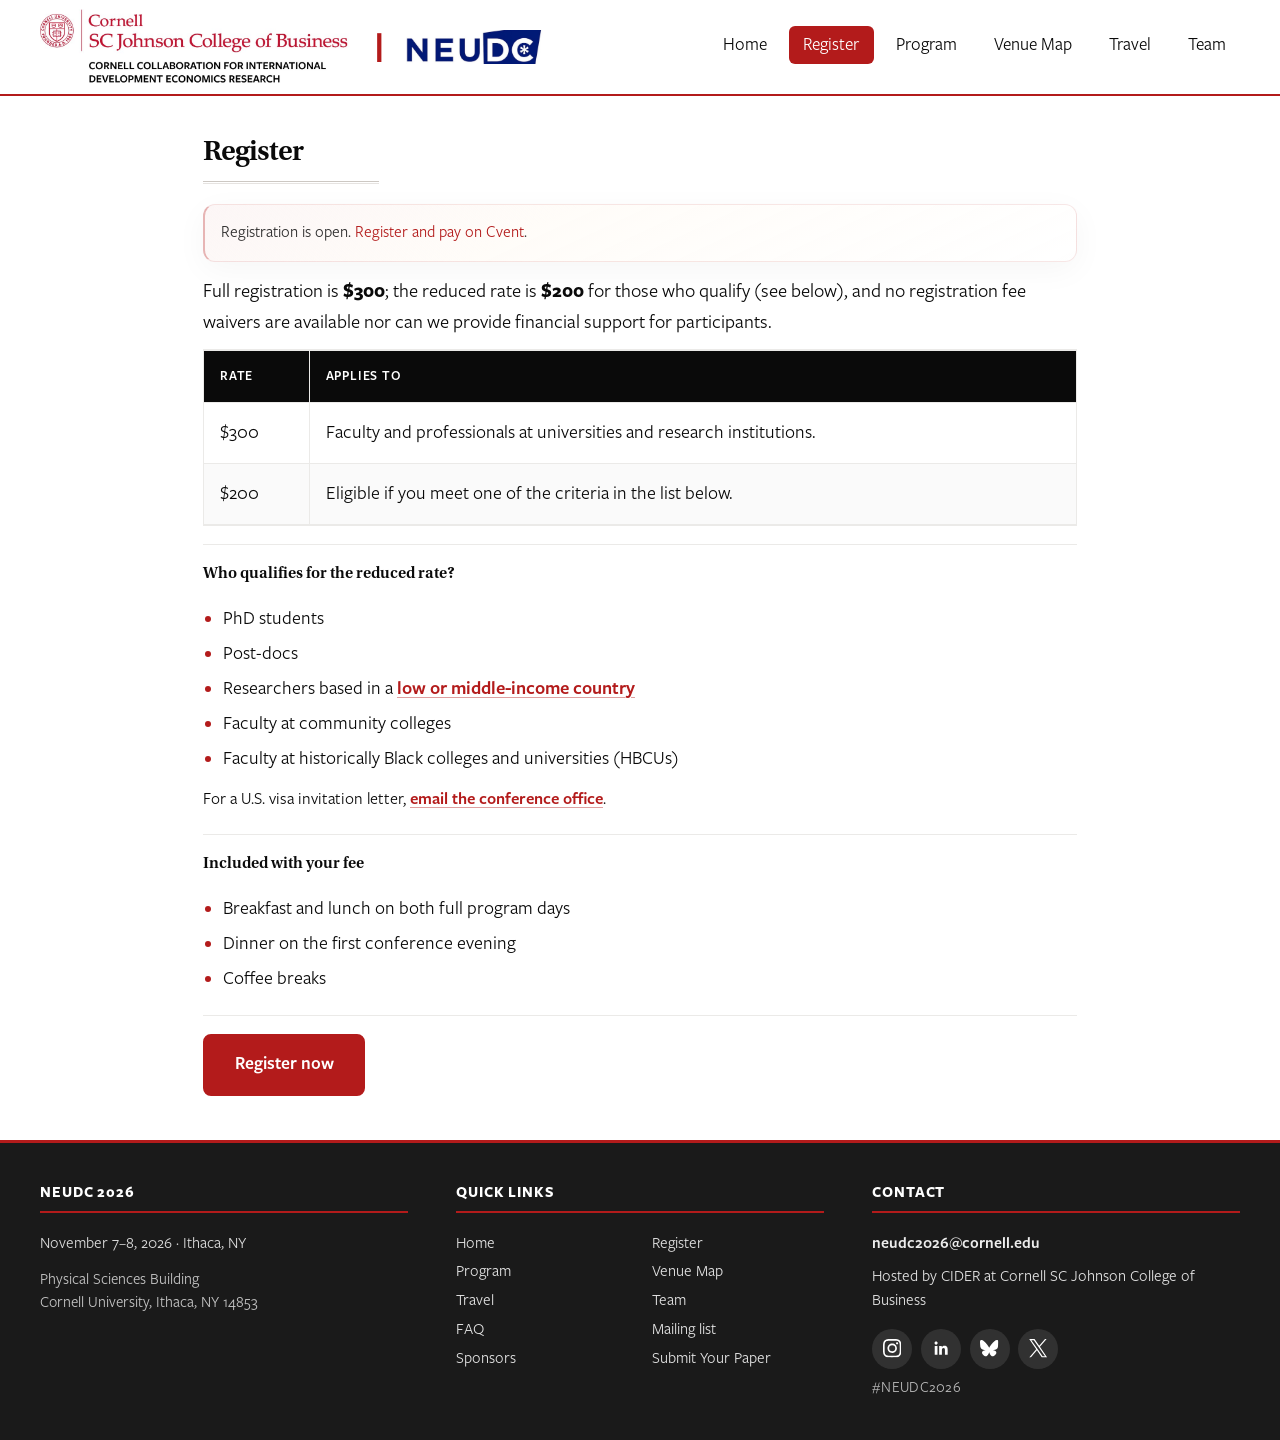
<file: register.html>
<!DOCTYPE html>
<html lang="en">
<head>
  <meta charset="utf-8">
  <meta name="viewport" content="width=device-width, initial-scale=1">
  <link rel="icon" href="favicon.svg" type="image/svg+xml">
  <link rel="icon" href="favicon-48.png" type="image/png" sizes="48x48">
  <link rel="icon" href="favicon-32.png" type="image/png" sizes="32x32">
  <link rel="apple-touch-icon" href="apple-touch-icon.png">
  <title>Register for NEUDC 2026 | Development Economics Conference at Cornell</title>
  <meta name="description" content="Register for NEUDC 2026, the Northeast Universities Development Consortium development economics conference at Cornell University, Ithaca, NY, November 7–8, 2026. Fees, payment, and visa invitation details.">
  <meta name="keywords" content="NEUDC 2026 registration, register NEUDC, development economics conference registration, Cornell conference fees, NEUDC visa invitation, Ithaca conference 2026">
  <meta name="robots" content="index, follow, max-image-preview:large, max-snippet:-1, max-video-preview:-1">
  <meta name="googlebot" content="index, follow">
  <meta name="author" content="NEUDC 2026 Organizing Committee, Cornell University">
  <meta name="creator" content="Carey Okal">
  <meta name="designer" content="Carey Okal">
  <meta name="theme-color" content="#b31b1b">
  <link rel="canonical" href="https://cidercornell.github.io/neudc2026/register.html">
  <link rel="alternate" hreflang="en-US" href="https://cidercornell.github.io/neudc2026/register.html">
  <meta property="og:type" content="website">
  <meta property="og:site_name" content="NEUDC 2026">
  <meta property="og:locale" content="en_US">
  <meta property="og:title" content="Register for NEUDC 2026 | Cornell University">
  <meta property="og:description" content="Registration fees, payment, and visa invitation details for NEUDC 2026 at Cornell University, November 7–8, 2026.">
  <meta property="og:url" content="https://cidercornell.github.io/neudc2026/register.html">
  <meta property="og:image" content="https://cidercornell.github.io/neudc2026/cornell-seal-512.png">
  <meta property="og:image:width" content="512">
  <meta property="og:image:height" content="512">
  <meta property="og:image:alt" content="Cornell University seal — NEUDC 2026">
  <meta name="twitter:card" content="summary_large_image">
  <meta name="twitter:site" content="@NEUDC_2026">
  <meta name="twitter:title" content="Register for NEUDC 2026">
  <meta name="twitter:description" content="Registration fees, payment, and visa invitation details for NEUDC 2026 at Cornell University, November 7–8, 2026.">
  <meta name="twitter:image" content="https://cidercornell.github.io/neudc2026/cornell-seal-512.png">
  <script type="application/ld+json">
  {
    "@context": "https://schema.org",
    "@graph": [
      {
        "@type": "WebPage",
        "@id": "https://cidercornell.github.io/neudc2026/register.html#webpage",
        "url": "https://cidercornell.github.io/neudc2026/register.html",
        "name": "Register for NEUDC 2026",
        "description": "Registration information, fees, and visa invitation details for NEUDC 2026 at Cornell University.",
        "isPartOf": { "@id": "https://cidercornell.github.io/neudc2026/#website" },
        "about": { "@id": "https://cidercornell.github.io/neudc2026/#event" },
        "author": { "@id": "https://cidercornell.github.io/neudc2026/#carey-okal" },
        "creator": { "@id": "https://cidercornell.github.io/neudc2026/#carey-okal" },
        "inLanguage": "en-US"
      },
      {
        "@type": "BreadcrumbList",
        "itemListElement": [
          {
            "@type": "ListItem",
            "position": 1,
            "name": "NEUDC 2026",
            "item": "https://cidercornell.github.io/neudc2026/"
          },
          {
            "@type": "ListItem",
            "position": 2,
            "name": "Register",
            "item": "https://cidercornell.github.io/neudc2026/register.html"
          }
        ]
      }
    ]
  }
  </script>
  <link rel="stylesheet" href="styles.css">
</head>
<body id="top" class="register-page">
  <a href="#top" class="scroll-to-top" aria-label="Scroll to top" title="Back to top">↑</a>
  <header class="site-header">
    <div class="wrap">
      <div class="header-left">
        <div class="logo-link">
          <a href="index.html" class="logo-link__brand">
            <img src="SC-Johnson-College-Logo-package/Digital/PNG/cornell-cider-header-logo.png" alt="Cornell SC Johnson College of Business" class="logo-cornell">
          </a>
          <span class="logo-sep" aria-hidden="true">|</span>
          <a href="https://neudc.org/" class="logo-link__brand" target="_blank" rel="noopener noreferrer" aria-label="NEUDC (neudc.org)">
            <img src="NEUDC%20logo.jpg" alt="" class="logo-neudc">
          </a>
        </div>
        <button type="button" class="hamburger" aria-label="Toggle menu" aria-expanded="false">
          <span class="hamburger-line"></span>
          <span class="hamburger-line"></span>
          <span class="hamburger-line"></span>
        </button>
      </div>
      <nav class="nav-wrapper" aria-label="Main">
        <ul class="nav">
          <li><a href="index.html">Home</a></li>
          <li><a href="register.html" class="active">Register</a></li>
          <li><a href="program.html">Program</a></li>
          <li><a href="venue-map.html">Venue Map</a></li>
          <li><a href="travel.html">Travel</a></li>
          <li><a href="team.html">Team</a></li>
        </ul>
      </nav>
    </div>
  </header>

  <section class="content-section register-page-section" aria-labelledby="register-page-heading">
    <div class="section-wrap register-page__wrap">
      <div class="register-column">
        <div class="program-panel">
          <div class="program-panel-head">
            <h1 id="register-page-heading" class="subpage-title">Register</h1>
            <aside class="register-status-notice" aria-label="Registration availability">
              <p>Registration is open. <a href="https://web.cvent.com/event/bfd69e4d-9c85-4e93-8c8d-45ad7ba8a7b6/register" target="_blank" rel="noopener noreferrer">Register and pay on Cvent</a>.</p>
            </aside>
            <div class="program-panel-head__summary">
              <p>Full registration is <strong>$300</strong>; the reduced rate is <strong>$200</strong> for those who qualify (see below), and no registration fee waivers are available nor can we provide financial support for participants.</p>
            </div>
          </div>
        </div>

        <div class="register-fees-panel">
          <div class="register-fee-table-wrap">
            <table class="register-fee-table">
              <thead>
                <tr>
                  <th scope="col">Rate</th>
                  <th scope="col">Applies to</th>
                </tr>
              </thead>
              <tbody>
                <tr>
                  <td>$300</td>
                  <td>Faculty and professionals at universities and research institutions.</td>
                </tr>
                <tr>
                  <td>$200</td>
                  <td>Eligible if you meet one of the criteria in the list below.</td>
                </tr>
              </tbody>
            </table>
          </div>

          <div class="register-reduced-eligibility">
            <h2 class="register-reduced-eligibility__title">Who qualifies for the reduced rate?</h2>
            <ul class="register-reduced-eligibility__list">
              <li>PhD students</li>
              <li>Post-docs</li>
              <li>Researchers based in a <a href="https://datahelpdesk.worldbank.org/knowledgebase/articles/906519-world-bank-country-and-lending-groups" target="_blank" rel="noopener" title="World Bank country and lending groups">low or middle-income country</a></li>
              <li>Faculty at community colleges</li>
              <li>Faculty at historically Black colleges and universities (HBCUs)</li>
            </ul>
            <p class="register-visa-note">For a U.S. visa invitation letter, <a href="mailto:neudc2026@cornell.edu?subject=NEUDC%202026%20Visa%20invitation%20letter">email the conference office</a>.</p>
          </div>

          <div class="register-includes">
            <h2 class="register-includes__title">Included with your fee</h2>
            <ul class="register-includes__list">
              <li>Breakfast and lunch on both full program days</li>
              <li>Dinner on the first conference evening</li>
              <li>Coffee breaks</li>
            </ul>
          </div>

          <div class="register-checkout" id="register-checkout">
            <a
              href="https://web.cvent.com/event/bfd69e4d-9c85-4e93-8c8d-45ad7ba8a7b6/register"
              class="cta cta-primary register-checkout__cta"
              target="_blank"
              rel="noopener noreferrer"
            >Register now</a>
          </div>
        </div>
      </div>
    </div>
  </section>

  <footer class="site-footer">
    <svg class="si-sprite" aria-hidden="true" focusable="false"><symbol id="si-instagram" viewBox="0 0 24 24"><path d="M7.0301.084c-1.2768.0602-2.1487.264-2.911.5634-.7888.3075-1.4575.72-2.1228 1.3877-.6652.6677-1.075 1.3368-1.3802 2.127-.2954.7638-.4956 1.6365-.552 2.914-.0564 1.2775-.0689 1.6882-.0626 4.947.0062 3.2586.0206 3.6671.0825 4.9473.061 1.2765.264 2.1482.5635 2.9107.308.7889.72 1.4573 1.388 2.1228.6679.6655 1.3365 1.0743 2.1285 1.38.7632.295 1.6361.4961 2.9134.552 1.2773.056 1.6884.069 4.9462.0627 3.2578-.0062 3.668-.0207 4.9478-.0814 1.28-.0607 2.147-.2652 2.9098-.5633.7889-.3086 1.4578-.72 2.1228-1.3881.665-.6682 1.0745-1.3378 1.3795-2.1284.2957-.7632.4966-1.636.552-2.9124.056-1.2809.0692-1.6898.063-4.948-.0063-3.2583-.021-3.6668-.0817-4.9465-.0607-1.2797-.264-2.1487-.5633-2.9117-.3084-.7889-.72-1.4568-1.3876-2.1228C21.2982 1.33 20.628.9208 19.8378.6165 19.074.321 18.2017.1197 16.9244.0645 15.6471.0093 15.236-.005 11.977.0014 8.718.0076 8.31.0215 7.0301.0839m.1402 21.6932c-1.17-.0509-1.8053-.2453-2.2287-.408-.5606-.216-.96-.4771-1.3819-.895-.422-.4178-.6811-.8186-.9-1.378-.1644-.4234-.3624-1.058-.4171-2.228-.0595-1.2645-.072-1.6442-.079-4.848-.007-3.2037.0053-3.583.0607-4.848.05-1.169.2456-1.805.408-2.2282.216-.5613.4762-.96.895-1.3816.4188-.4217.8184-.6814 1.3783-.9003.423-.1651 1.0575-.3614 2.227-.4171 1.2655-.06 1.6447-.072 4.848-.079 3.2033-.007 3.5835.005 4.8495.0608 1.169.0508 1.8053.2445 2.228.408.5608.216.96.4754 1.3816.895.4217.4194.6816.8176.9005 1.3787.1653.4217.3617 1.056.4169 2.2263.0602 1.2655.0739 1.645.0796 4.848.0058 3.203-.0055 3.5834-.061 4.848-.051 1.17-.245 1.8055-.408 2.2294-.216.5604-.4763.96-.8954 1.3814-.419.4215-.8181.6811-1.3783.9-.4224.1649-1.0577.3617-2.2262.4174-1.2656.0595-1.6448.072-4.8493.079-3.2045.007-3.5825-.006-4.848-.0608M16.953 5.5864A1.44 1.44 0 1 0 18.39 4.144a1.44 1.44 0 0 0-1.437 1.4424M5.8385 12.012c.0067 3.4032 2.7706 6.1557 6.173 6.1493 3.4026-.0065 6.157-2.7701 6.1506-6.1733-.0065-3.4032-2.771-6.1565-6.174-6.1498-3.403.0067-6.156 2.771-6.1496 6.1738M8 12.0077a4 4 0 1 1 4.008 3.9921A3.9996 3.9996 0 0 1 8 12.0077"/></symbol><symbol id="si-linkedin" viewBox="0 0 24 24"><path d="M20.447 20.452h-3.554v-5.569c0-1.328-.027-3.037-1.852-3.037-1.853 0-2.136 1.445-2.136 2.939v5.667H9.351V9h3.414v1.561h.046c.477-.9 1.637-1.85 3.37-1.85 3.601 0 4.267 2.37 4.267 5.455v6.286zM5.337 7.433c-1.144 0-2.063-.926-2.063-2.065 0-1.138.92-2.063 2.063-2.063 1.14 0 2.064.925 2.064 2.063 0 1.139-.925 2.065-2.064 2.065zm1.782 13.019H3.555V9h3.564v11.452z"/></symbol><symbol id="si-bluesky" viewBox="0 0 24 24"><path d="M5.202 2.857C7.954 4.922 10.913 9.11 12 11.358c1.087-2.247 4.046-6.436 6.798-8.501C20.783 1.366 24 .213 24 3.883c0 .732-.42 6.156-.667 7.037-.856 3.061-3.978 3.842-6.755 3.37 4.854.826 6.089 3.562 3.422 6.299-5.065 5.196-7.28-1.304-7.847-2.97-.104-.305-.152-.448-.153-.327 0-.121-.05.022-.153.327-.568 1.666-2.782 8.166-7.847 2.97-2.667-2.737-1.432-5.473 3.422-6.3-2.777.473-5.899-.308-6.755-3.369C.42 10.04 0 4.615 0 3.883c0-3.67 3.217-2.517 5.202-1.026"/></symbol><symbol id="si-x" viewBox="0 0 24 24"><path d="M14.234 10.162 22.977 0h-2.072l-7.591 8.824L7.251 0H.258l9.168 13.343L.258 24H2.33l8.016-9.318L16.749 24h6.993zm-2.837 3.299-.929-1.329L3.076 1.56h3.182l5.965 8.532.929 1.329 7.754 11.09h-3.182z"/></symbol></svg>
    <div class="site-footer__wrap">
      <div class="site-footer__brand">
        <h3 class="site-footer__col-title">NEUDC 2026</h3>
        <span class="site-footer__meta">November 7–8, 2026 · Ithaca, NY</span>
        <span class="site-footer__address">Physical Sciences Building<br>Cornell University, Ithaca, NY 14853</span>
      </div>
      <nav class="site-footer__links" aria-labelledby="footer-nav-heading">
        <h3 class="site-footer__col-title" id="footer-nav-heading">Quick links</h3>
        <div class="site-footer__link-grid">
        <a href="index.html">Home</a>
        <a href="register.html">Register</a>
        <a href="program.html">Program</a>
        <a href="venue-map.html">Venue Map</a>
        <a href="travel.html">Travel</a>
        <a href="team.html">Team</a>
        <a href="index.html#faq">FAQ</a>
        <a href="index.html#updates">Mailing list</a>
        <a href="index.html#sponsors">Sponsors</a>
        <a href="index.html#cfp">Submit Your Paper</a>
        </div>
      </nav>
      <div class="site-footer__contact">
        <h3 class="site-footer__col-title">Contact</h3>
        <p class="site-footer__contact-line"><a href="mailto:neudc2026@cornell.edu" class="site-footer__link" title="Email neudc2026@cornell.edu">neudc2026@cornell.edu</a></p>
        <p class="site-footer__contact-line">Hosted by CIDER at Cornell SC Johnson College of Business</p>
        <ul class="site-social" aria-label="NEUDC on social media"><li><a class="site-social__a site-social__a--instagram" href="https://www.instagram.com/official_neudc/" target="_blank" rel="noopener noreferrer" aria-label="NEUDC on Instagram" title="Instagram"><svg class="si" aria-hidden="true" focusable="false"><use href="#si-instagram"/></svg></a></li><li><a class="site-social__a site-social__a--linkedin" href="https://www.linkedin.com/company/northeastern-universities-development-consortium/" target="_blank" rel="noopener noreferrer" aria-label="NEUDC on LinkedIn" title="LinkedIn"><svg class="si" aria-hidden="true" focusable="false"><use href="#si-linkedin"/></svg></a></li><li><a class="site-social__a site-social__a--bluesky" href="https://bsky.app/profile/neudc.bsky.social" target="_blank" rel="noopener noreferrer" aria-label="NEUDC on Bluesky" title="Bluesky"><svg class="si" aria-hidden="true" focusable="false"><use href="#si-bluesky"/></svg></a></li><li><a class="site-social__a site-social__a--x" href="https://x.com/NEUDC_2026" target="_blank" rel="noopener noreferrer" aria-label="NEUDC on X" title="X"><svg class="si" aria-hidden="true" focusable="false"><use href="#si-x"/></svg></a></li></ul>
        <p class="site-footer__contact-line site-footer__tag">#NEUDC2026</p>
      </div>
    </div>
  </footer>
  <script>
    (function() {
      var btn = document.querySelector('.scroll-to-top');
      if (!btn) return;
      function toggle() { btn.classList.toggle('visible', window.scrollY > 400); }
      window.addEventListener('scroll', toggle);
      toggle();
    })();
    (function() {
      var hamburger = document.querySelector('.hamburger');
      var nav = document.querySelector('.nav-wrapper');
      if (!hamburger || !nav) return;
      function openMenu() {
        hamburger.setAttribute('aria-expanded', 'true');
        nav.classList.add('is-open');
        document.body.classList.add('menu-open');
      }
      function closeMenu() {
        hamburger.setAttribute('aria-expanded', 'false');
        nav.classList.remove('is-open');
        document.body.classList.remove('menu-open');
      }
      hamburger.addEventListener('click', function() {
        if (nav.classList.contains('is-open')) closeMenu();
        else openMenu();
      });
      nav.querySelectorAll('.nav a').forEach(function(a) {
        a.addEventListener('click', closeMenu);
      });
      document.addEventListener('keydown', function(e) {
        if (e.key === 'Escape') closeMenu();
      });
    })();
  </script>
</body>
</html>
</file>
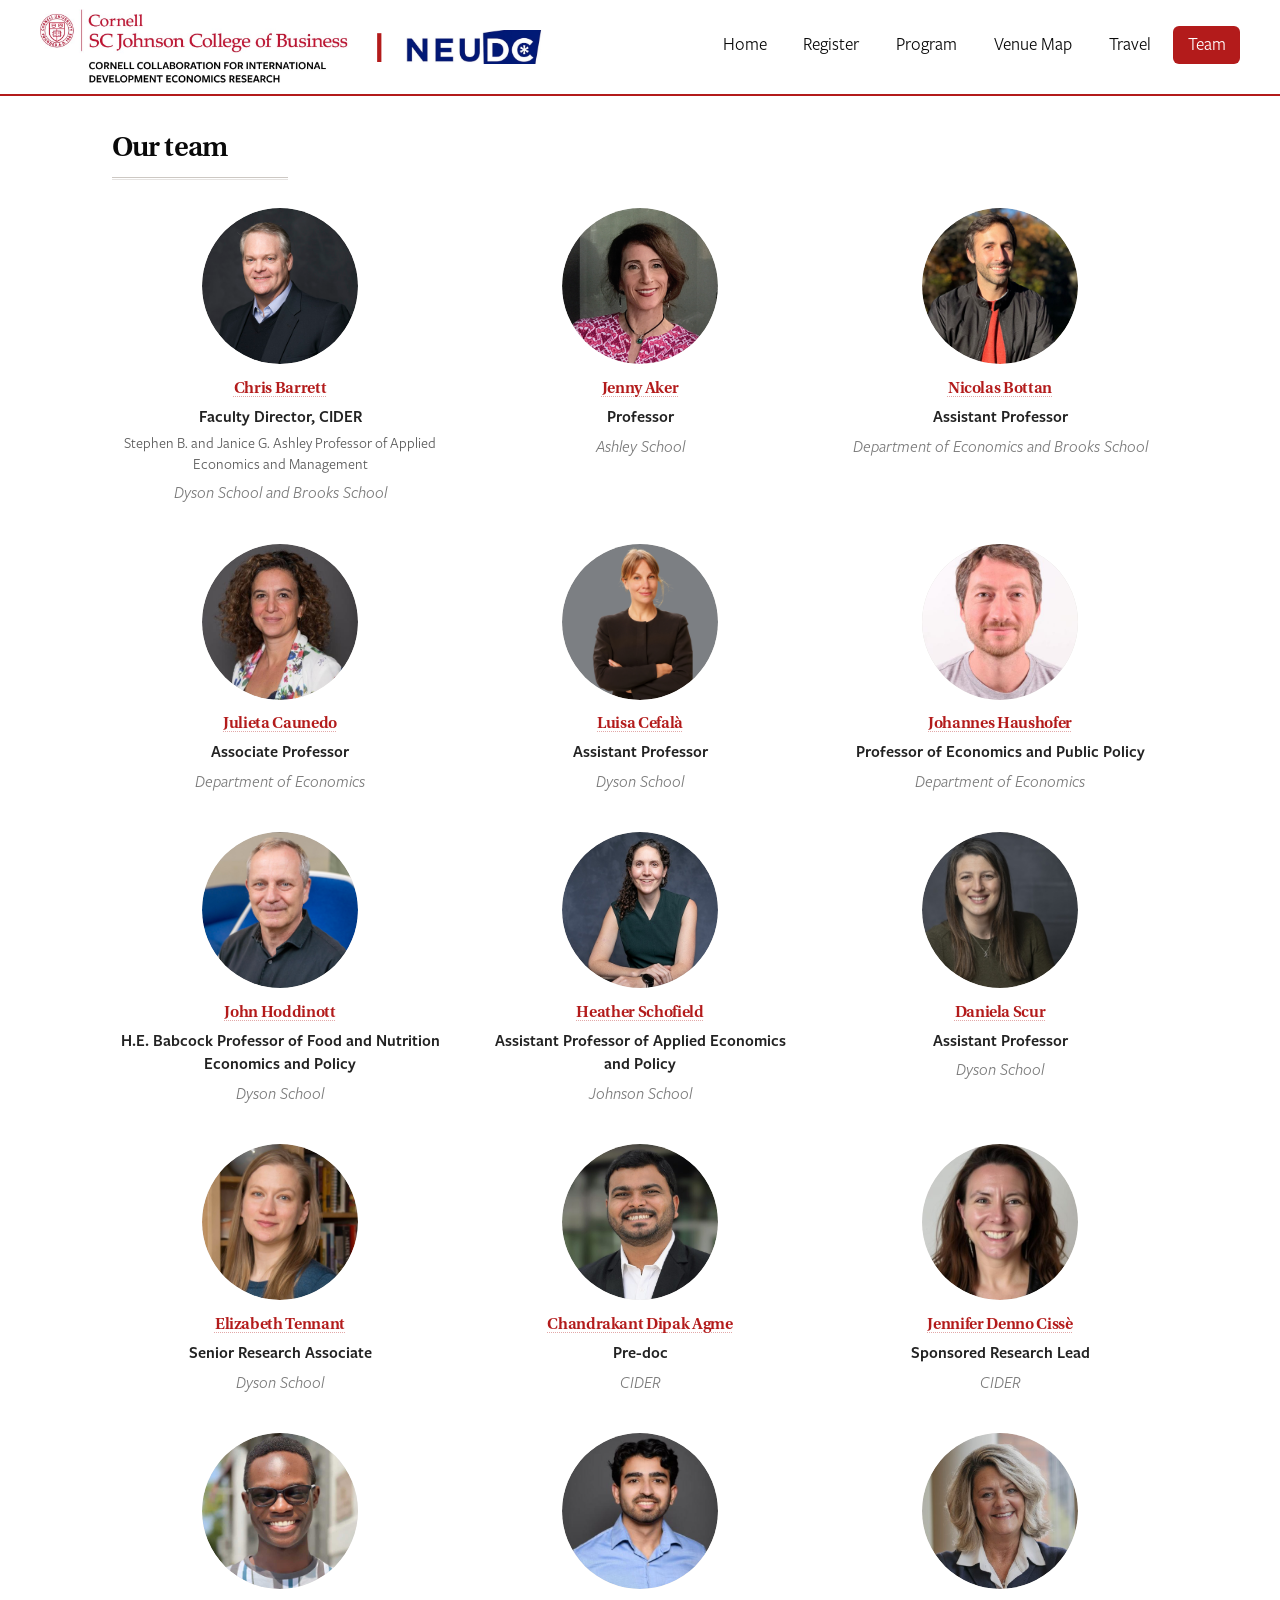
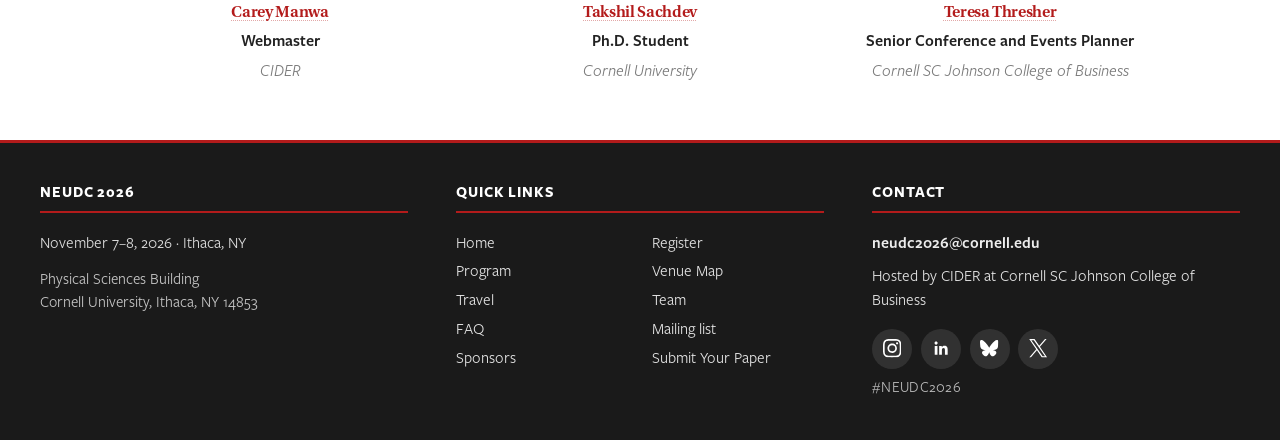
<file: team.html>
<!DOCTYPE html>
<html lang="en">
<head>
  <meta charset="utf-8">
  <meta name="viewport" content="width=device-width, initial-scale=1">
  <link rel="icon" href="favicon.svg" type="image/svg+xml">
  <link rel="icon" href="favicon-48.png" type="image/png" sizes="48x48">
  <link rel="icon" href="favicon-32.png" type="image/png" sizes="32x32">
  <link rel="apple-touch-icon" href="apple-touch-icon.png">
  <title>Our Team | NEUDC 2026 | Cornell University, Ithaca NY</title>
  <meta name="description" content="Meet the NEUDC 2026 organizing committee at Cornell University, November 7–8, 2026.">
  <meta name="keywords" content="NEUDC 2026 organizing committee, NEUDC team, CIDER Cornell, development economics conference, Cornell University, Ithaca NY">
  <meta name="robots" content="index, follow, max-image-preview:large, max-snippet:-1, max-video-preview:-1">
  <meta name="googlebot" content="index, follow">
  <meta name="author" content="NEUDC 2026 Organizing Committee, Cornell University">
  <meta name="creator" content="Carey Okal">
  <meta name="designer" content="Carey Okal">
  <meta name="theme-color" content="#b31b1b">
  <link rel="canonical" href="https://cidercornell.github.io/neudc2026/team.html">
  <link rel="alternate" hreflang="en-US" href="https://cidercornell.github.io/neudc2026/team.html">
  <meta property="og:type" content="website">
  <meta property="og:site_name" content="NEUDC 2026">
  <meta property="og:locale" content="en_US">
  <meta property="og:title" content="Our Team | NEUDC 2026 | Cornell University">
  <meta property="og:description" content="The organizing committee for NEUDC 2026 at Cornell University, November 7–8, 2026.">
  <meta property="og:url" content="https://cidercornell.github.io/neudc2026/team.html">
  <meta property="og:image" content="https://cidercornell.github.io/neudc2026/cornell-seal-512.png">
  <meta property="og:image:width" content="512">
  <meta property="og:image:height" content="512">
  <meta property="og:image:alt" content="Cornell University seal — NEUDC 2026">
  <meta name="twitter:card" content="summary_large_image">
  <meta name="twitter:site" content="@NEUDC_2026">
  <meta name="twitter:title" content="Our Team | NEUDC 2026">
  <meta name="twitter:description" content="The organizing committee for NEUDC 2026 at Cornell University, November 7–8, 2026.">
  <meta name="twitter:image" content="https://cidercornell.github.io/neudc2026/cornell-seal-512.png">
  <script type="application/ld+json">
  {
    "@context": "https://schema.org",
    "@graph": [
      {
        "@type": "WebPage",
        "@id": "https://cidercornell.github.io/neudc2026/team.html#webpage",
        "url": "https://cidercornell.github.io/neudc2026/team.html",
        "name": "NEUDC 2026 Organizing Committee",
        "description": "The organizing committee for NEUDC 2026 at Cornell University, November 7–8, 2026.",
        "isPartOf": { "@id": "https://cidercornell.github.io/neudc2026/#website" },
        "about": { "@id": "https://cidercornell.github.io/neudc2026/#event" },
        "author": { "@id": "https://cidercornell.github.io/neudc2026/#carey-okal" },
        "creator": { "@id": "https://cidercornell.github.io/neudc2026/#carey-okal" },
        "inLanguage": "en-US",
        "primaryImageOfPage": {
          "@type": "ImageObject",
          "url": "https://cidercornell.github.io/neudc2026/cornell-seal-512.png"
        }
      },
      {
        "@type": "BreadcrumbList",
        "itemListElement": [
          {
            "@type": "ListItem",
            "position": 1,
            "name": "NEUDC 2026",
            "item": "https://cidercornell.github.io/neudc2026/"
          },
          {
            "@type": "ListItem",
            "position": 2,
            "name": "Team",
            "item": "https://cidercornell.github.io/neudc2026/team.html"
          }
        ]
      }
    ]
  }
  </script>
  <link rel="stylesheet" href="styles.css">
</head>
<body id="top" class="program-page team-page">
  <a href="#top" class="scroll-to-top" aria-label="Scroll to top" title="Back to top">↑</a>
  <header class="site-header">
    <div class="wrap">
      <div class="header-left">
        <div class="logo-link">
          <a href="index.html" class="logo-link__brand">
            <img src="SC-Johnson-College-Logo-package/Digital/PNG/cornell-cider-header-logo.png" alt="Cornell SC Johnson College of Business" class="logo-cornell">
          </a>
          <span class="logo-sep" aria-hidden="true">|</span>
          <a href="https://neudc.org/" class="logo-link__brand" target="_blank" rel="noopener noreferrer" aria-label="NEUDC (neudc.org)">
            <img src="NEUDC%20logo.jpg" alt="" class="logo-neudc">
          </a>
        </div>
        <button type="button" class="hamburger" aria-label="Toggle menu" aria-expanded="false">
          <span class="hamburger-line"></span>
          <span class="hamburger-line"></span>
          <span class="hamburger-line"></span>
        </button>
      </div>
      <nav class="nav-wrapper" aria-label="Main">
        <ul class="nav">
          <li><a href="index.html">Home</a></li>
          <li><a href="register.html">Register</a></li>
          <li><a href="program.html">Program</a></li>
          <li><a href="venue-map.html">Venue Map</a></li>
          <li><a href="travel.html">Travel</a></li>
          <li><a href="team.html" class="active">Team</a></li>
        </ul>
      </nav>
    </div>
  </header>

  <section id="our-team" class="content-section program-page-section" aria-labelledby="team-page-heading">
    <div class="section-wrap program-page__wrap">
      <h1 id="team-page-heading" class="subpage-title">Our team</h1>

      <div class="team-roster" aria-label="NEUDC 2026 organizing committee">
        <div class="people-loop team-roster__grid">
          <article class="person-card">
            <div class="person-card__image person-card__image--photo"><img src="team/chris-barrett.jpg" alt="Chris Barrett" width="200" height="200" loading="lazy" decoding="async"></div>
            <h3 class="person-card__name"><a href="mailto:cbb2@cornell.edu" class="person-card__name-link" aria-label="Email Chris Barrett">Chris Barrett</a></h3>
            <div class="person-card__meta">
              <p class="person-card__title">Faculty Director, CIDER</p>
              <p class="person-card__title person-card__rank">Stephen B. and Janice G. Ashley Professor of Applied Economics and Management</p>
              <p class="person-card__unit">Dyson School and Brooks School</p>
            </div>
          </article>
          <article class="person-card">
            <div class="person-card__image person-card__image--photo"><img src="team/jenny-aker.png" alt="Jenny Aker" width="200" height="200" loading="lazy" decoding="async"></div>
            <h3 class="person-card__name"><a href="mailto:jca253@cornell.edu" class="person-card__name-link" aria-label="Email Jenny Aker">Jenny Aker</a></h3>
            <div class="person-card__meta">
              <p class="person-card__title">Professor</p>
              <p class="person-card__unit">Ashley School</p>
            </div>
          </article>
          <article class="person-card">
            <div class="person-card__image person-card__image--photo"><img src="team/nicholas-bottan.jpg" alt="Nicolas Bottan" width="200" height="200" loading="lazy" decoding="async"></div>
            <h3 class="person-card__name"><a href="mailto:nicolas.bottan@cornell.edu" class="person-card__name-link" aria-label="Email Nicolas Bottan">Nicolas Bottan</a></h3>
            <div class="person-card__meta">
              <p class="person-card__title">Assistant Professor</p>
              <p class="person-card__unit">Department of Economics and Brooks School</p>
            </div>
          </article>
          <article class="person-card">
            <div class="person-card__image person-card__image--photo"><img src="team/julieta-caunedo.jpg" alt="Julieta Caunedo" width="200" height="200" loading="lazy" decoding="async"></div>
            <h3 class="person-card__name"><a href="mailto:jdc364@cornell.edu" class="person-card__name-link" aria-label="Email Julieta Caunedo">Julieta Caunedo</a></h3>
            <div class="person-card__meta">
              <p class="person-card__title">Associate Professor</p>
              <p class="person-card__unit">Department of Economics</p>
            </div>
          </article>
          <article class="person-card">
            <div class="person-card__image person-card__image--photo"><img src="team/luisa-cefala.png" alt="Luisa Cefalà" width="200" height="200" loading="lazy" decoding="async"></div>
            <h3 class="person-card__name"><a href="mailto:lc2295@cornell.edu" class="person-card__name-link" aria-label="Email Luisa Cefalà">Luisa Cefalà</a></h3>
            <div class="person-card__meta">
              <p class="person-card__title">Assistant Professor</p>
              <p class="person-card__unit">Dyson School</p>
            </div>
          </article>
          <article class="person-card">
            <div class="person-card__image person-card__image--photo"><img src="team/johannes-haushofer.jpg" alt="Johannes Haushofer" width="200" height="200" loading="lazy" decoding="async"></div>
            <h3 class="person-card__name"><a href="mailto:haushofer@cornell.edu" class="person-card__name-link" aria-label="Email Johannes Haushofer">Johannes Haushofer</a></h3>
            <div class="person-card__meta">
              <p class="person-card__title">Professor of Economics and Public Policy</p>
              <p class="person-card__unit">Department of Economics</p>
            </div>
          </article>
          <article class="person-card">
            <div class="person-card__image person-card__image--photo"><img src="team/john-hoddinott.jpg" alt="John Hoddinott" width="200" height="200" loading="lazy" decoding="async"></div>
            <h3 class="person-card__name"><a href="mailto:jfh246@cornell.edu" class="person-card__name-link" aria-label="Email John Hoddinott">John Hoddinott</a></h3>
            <div class="person-card__meta">
              <p class="person-card__title">H.E. Babcock Professor of Food and Nutrition Economics and Policy</p>
              <p class="person-card__unit">Dyson School</p>
            </div>
          </article>
          <article class="person-card">
            <div class="person-card__image person-card__image--photo"><img src="team/heather-schofield.jpg" alt="Heather Schofield" width="200" height="200" loading="lazy" decoding="async"></div>
            <h3 class="person-card__name"><a href="mailto:hws44@cornell.edu" class="person-card__name-link" aria-label="Email Heather Schofield">Heather Schofield</a></h3>
            <div class="person-card__meta">
              <p class="person-card__title">Assistant Professor of Applied Economics and Policy</p>
              <p class="person-card__unit">Johnson School</p>
            </div>
          </article>
          <article class="person-card">
            <div class="person-card__image person-card__image--photo"><img src="team/daniela-scur.jpg" alt="Daniela Scur" width="200" height="200" loading="lazy" decoding="async"></div>
            <h3 class="person-card__name"><a href="mailto:dscur@cornell.edu" class="person-card__name-link" aria-label="Email Daniela Scur">Daniela Scur</a></h3>
            <div class="person-card__meta">
              <p class="person-card__title">Assistant Professor</p>
              <p class="person-card__unit">Dyson School</p>
            </div>
          </article>
          <article class="person-card">
            <div class="person-card__image person-card__image--photo"><img src="team/elizabeth-tennant.jpg" alt="Elizabeth Tennant" width="200" height="200" loading="lazy" decoding="async"></div>
            <h3 class="person-card__name"><a href="mailto:ejt58@cornell.edu" class="person-card__name-link" aria-label="Email Elizabeth Tennant">Elizabeth Tennant</a></h3>
            <div class="person-card__meta">
              <p class="person-card__title">Senior Research Associate</p>
              <p class="person-card__unit">Dyson School</p>
            </div>
          </article>
          <article class="person-card">
            <div class="person-card__image person-card__image--photo"><img src="team/chandrakant-agme.jpg" alt="Chandrakant Dipak Agme" width="200" height="200" loading="lazy" decoding="async"></div>
            <h3 class="person-card__name"><a href="mailto:chandrakantagme@cornell.edu" class="person-card__name-link" aria-label="Email Chandrakant Dipak Agme">Chandrakant Dipak Agme</a></h3>
            <div class="person-card__meta">
              <p class="person-card__title">Pre-doc</p>
              <p class="person-card__unit">CIDER</p>
            </div>
          </article>
          <article class="person-card">
            <div class="person-card__image person-card__image--photo"><img src="team/jennifer-cisse.jpg" alt="Jennifer Denno Cissè" width="200" height="200" loading="lazy" decoding="async"></div>
            <h3 class="person-card__name"><a href="mailto:jcisse@cornell.edu" class="person-card__name-link" aria-label="Email Jennifer Denno Cissè">Jennifer Denno Cissè</a></h3>
            <div class="person-card__meta">
              <p class="person-card__title">Sponsored Research Lead</p>
              <p class="person-card__unit">CIDER</p>
            </div>
          </article>
          <article class="person-card">
            <div class="person-card__image person-card__image--photo"><img src="team/carey-manwa.jpg" alt="Carey Manwa" width="200" height="200" loading="lazy" decoding="async"></div>
            <h3 class="person-card__name"><a href="mailto:com34@cornell.edu" class="person-card__name-link" aria-label="Email Carey Manwa">Carey Manwa</a></h3>
            <div class="person-card__meta">
              <p class="person-card__title">Webmaster</p>
              <p class="person-card__unit">CIDER</p>
            </div>
          </article>
          <article class="person-card">
            <div class="person-card__image person-card__image--photo"><img src="team/takshil-sachdev.jpg" alt="Takshil Sachdev" width="200" height="200" loading="lazy" decoding="async"></div>
            <h3 class="person-card__name"><a href="mailto:ts724@cornell.edu" class="person-card__name-link" aria-label="Email Takshil Sachdev">Takshil Sachdev</a></h3>
            <div class="person-card__meta">
              <p class="person-card__title">Ph.D. Student</p>
              <p class="person-card__unit">Cornell University</p>
            </div>
          </article>
          <article class="person-card">
            <div class="person-card__image person-card__image--photo"><img src="team/teresa-thresher.jpg" alt="Teresa Thresher" width="200" height="200" loading="lazy" decoding="async"></div>
            <h3 class="person-card__name"><a href="mailto:tmt1@cornell.edu" class="person-card__name-link" aria-label="Email Teresa Thresher">Teresa Thresher</a></h3>
            <div class="person-card__meta">
              <p class="person-card__title">Senior Conference and Events Planner</p>
              <p class="person-card__unit">Cornell SC Johnson College of Business</p>
            </div>
          </article>
        </div>
      </div>
    </div>
  </section>

  <footer class="site-footer">
    <svg class="si-sprite" aria-hidden="true" focusable="false"><symbol id="si-instagram" viewBox="0 0 24 24"><path d="M7.0301.084c-1.2768.0602-2.1487.264-2.911.5634-.7888.3075-1.4575.72-2.1228 1.3877-.6652.6677-1.075 1.3368-1.3802 2.127-.2954.7638-.4956 1.6365-.552 2.914-.0564 1.2775-.0689 1.6882-.0626 4.947.0062 3.2586.0206 3.6671.0825 4.9473.061 1.2765.264 2.1482.5635 2.9107.308.7889.72 1.4573 1.388 2.1228.6679.6655 1.3365 1.0743 2.1285 1.38.7632.295 1.6361.4961 2.9134.552 1.2773.056 1.6884.069 4.9462.0627 3.2578-.0062 3.668-.0207 4.9478-.0814 1.28-.0607 2.147-.2652 2.9098-.5633.7889-.3086 1.4578-.72 2.1228-1.3881.665-.6682 1.0745-1.3378 1.3795-2.1284.2957-.7632.4966-1.636.552-2.9124.056-1.2809.0692-1.6898.063-4.948-.0063-3.2583-.021-3.6668-.0817-4.9465-.0607-1.2797-.264-2.1487-.5633-2.9117-.3084-.7889-.72-1.4568-1.3876-2.1228C21.2982 1.33 20.628.9208 19.8378.6165 19.074.321 18.2017.1197 16.9244.0645 15.6471.0093 15.236-.005 11.977.0014 8.718.0076 8.31.0215 7.0301.0839m.1402 21.6932c-1.17-.0509-1.8053-.2453-2.2287-.408-.5606-.216-.96-.4771-1.3819-.895-.422-.4178-.6811-.8186-.9-1.378-.1644-.4234-.3624-1.058-.4171-2.228-.0595-1.2645-.072-1.6442-.079-4.848-.007-3.2037.0053-3.583.0607-4.848.05-1.169.2456-1.805.408-2.2282.216-.5613.4762-.96.895-1.3816.4188-.4217.8184-.6814 1.3783-.9003.423-.1651 1.0575-.3614 2.227-.4171 1.2655-.06 1.6447-.072 4.848-.079 3.2033-.007 3.5835.005 4.8495.0608 1.169.0508 1.8053.2445 2.228.408.5608.216.96.4754 1.3816.895.4217.4194.6816.8176.9005 1.3787.1653.4217.3617 1.056.4169 2.2263.0602 1.2655.0739 1.645.0796 4.848.0058 3.203-.0055 3.5834-.061 4.848-.051 1.17-.245 1.8055-.408 2.2294-.216.5604-.4763.96-.8954 1.3814-.419.4215-.8181.6811-1.3783.9-.4224.1649-1.0577.3617-2.2262.4174-1.2656.0595-1.6448.072-4.8493.079-3.2045.007-3.5825-.006-4.848-.0608M16.953 5.5864A1.44 1.44 0 1 0 18.39 4.144a1.44 1.44 0 0 0-1.437 1.4424M5.8385 12.012c.0067 3.4032 2.7706 6.1557 6.173 6.1493 3.4026-.0065 6.157-2.7701 6.1506-6.1733-.0065-3.4032-2.771-6.1565-6.174-6.1498-3.403.0067-6.156 2.771-6.1496 6.1738M8 12.0077a4 4 0 1 1 4.008 3.9921A3.9996 3.9996 0 0 1 8 12.0077"/></symbol><symbol id="si-linkedin" viewBox="0 0 24 24"><path d="M20.447 20.452h-3.554v-5.569c0-1.328-.027-3.037-1.852-3.037-1.853 0-2.136 1.445-2.136 2.939v5.667H9.351V9h3.414v1.561h.046c.477-.9 1.637-1.85 3.37-1.85 3.601 0 4.267 2.37 4.267 5.455v6.286zM5.337 7.433c-1.144 0-2.063-.926-2.063-2.065 0-1.138.92-2.063 2.063-2.063 1.14 0 2.064.925 2.064 2.063 0 1.139-.925 2.065-2.064 2.065zm1.782 13.019H3.555V9h3.564v11.452z"/></symbol><symbol id="si-bluesky" viewBox="0 0 24 24"><path d="M5.202 2.857C7.954 4.922 10.913 9.11 12 11.358c1.087-2.247 4.046-6.436 6.798-8.501C20.783 1.366 24 .213 24 3.883c0 .732-.42 6.156-.667 7.037-.856 3.061-3.978 3.842-6.755 3.37 4.854.826 6.089 3.562 3.422 6.299-5.065 5.196-7.28-1.304-7.847-2.97-.104-.305-.152-.448-.153-.327 0-.121-.05.022-.153.327-.568 1.666-2.782 8.166-7.847 2.97-2.667-2.737-1.432-5.473 3.422-6.3-2.777.473-5.899-.308-6.755-3.369C.42 10.04 0 4.615 0 3.883c0-3.67 3.217-2.517 5.202-1.026"/></symbol><symbol id="si-x" viewBox="0 0 24 24"><path d="M14.234 10.162 22.977 0h-2.072l-7.591 8.824L7.251 0H.258l9.168 13.343L.258 24H2.33l8.016-9.318L16.749 24h6.993zm-2.837 3.299-.929-1.329L3.076 1.56h3.182l5.965 8.532.929 1.329 7.754 11.09h-3.182z"/></symbol></svg>
    <div class="site-footer__wrap">
      <div class="site-footer__brand">
        <h3 class="site-footer__col-title">NEUDC 2026</h3>
        <span class="site-footer__meta">November 7–8, 2026 · Ithaca, NY</span>
        <span class="site-footer__address">Physical Sciences Building<br>Cornell University, Ithaca, NY 14853</span>
      </div>
      <nav class="site-footer__links" aria-labelledby="footer-nav-heading">
        <h3 class="site-footer__col-title" id="footer-nav-heading">Quick links</h3>
        <div class="site-footer__link-grid">
        <a href="index.html">Home</a>
        <a href="register.html">Register</a>
        <a href="program.html">Program</a>
        <a href="venue-map.html">Venue Map</a>
        <a href="travel.html">Travel</a>
        <a href="team.html">Team</a>
        <a href="index.html#faq">FAQ</a>
        <a href="index.html#updates">Mailing list</a>
        <a href="index.html#sponsors">Sponsors</a>
        <a href="index.html#cfp">Submit Your Paper</a>
        </div>
      </nav>
      <div class="site-footer__contact">
        <h3 class="site-footer__col-title">Contact</h3>
        <p class="site-footer__contact-line"><a href="mailto:neudc2026@cornell.edu" class="site-footer__link" title="Email neudc2026@cornell.edu">neudc2026@cornell.edu</a></p>
        <p class="site-footer__contact-line">Hosted by CIDER at Cornell SC Johnson College of Business</p>
        <ul class="site-social" aria-label="NEUDC on social media"><li><a class="site-social__a site-social__a--instagram" href="https://www.instagram.com/official_neudc/" target="_blank" rel="noopener noreferrer" aria-label="NEUDC on Instagram" title="Instagram"><svg class="si" aria-hidden="true" focusable="false"><use href="#si-instagram"/></svg></a></li><li><a class="site-social__a site-social__a--linkedin" href="https://www.linkedin.com/company/northeastern-universities-development-consortium/" target="_blank" rel="noopener noreferrer" aria-label="NEUDC on LinkedIn" title="LinkedIn"><svg class="si" aria-hidden="true" focusable="false"><use href="#si-linkedin"/></svg></a></li><li><a class="site-social__a site-social__a--bluesky" href="https://bsky.app/profile/neudc.bsky.social" target="_blank" rel="noopener noreferrer" aria-label="NEUDC on Bluesky" title="Bluesky"><svg class="si" aria-hidden="true" focusable="false"><use href="#si-bluesky"/></svg></a></li><li><a class="site-social__a site-social__a--x" href="https://x.com/NEUDC_2026" target="_blank" rel="noopener noreferrer" aria-label="NEUDC on X" title="X"><svg class="si" aria-hidden="true" focusable="false"><use href="#si-x"/></svg></a></li></ul>
        <p class="site-footer__contact-line site-footer__tag">#NEUDC2026</p>
      </div>
    </div>
  </footer>
  <script>
    (function() {
      var btn = document.querySelector('.scroll-to-top');
      if (!btn) return;
      function toggle() { btn.classList.toggle('visible', window.scrollY > 400); }
      window.addEventListener('scroll', toggle);
      toggle();
    })();
    (function() {
      var hamburger = document.querySelector('.hamburger');
      var nav = document.querySelector('.nav-wrapper');
      if (!hamburger || !nav) return;
      function openMenu() {
        hamburger.setAttribute('aria-expanded', 'true');
        nav.classList.add('is-open');
        document.body.classList.add('menu-open');
      }
      function closeMenu() {
        hamburger.setAttribute('aria-expanded', 'false');
        nav.classList.remove('is-open');
        document.body.classList.remove('menu-open');
      }
      hamburger.addEventListener('click', function() {
        if (nav.classList.contains('is-open')) closeMenu();
        else openMenu();
      });
      nav.querySelectorAll('.nav a').forEach(function(a) {
        a.addEventListener('click', closeMenu);
      });
      document.addEventListener('keydown', function(e) {
        if (e.key === 'Escape') closeMenu();
      });
    })();
  </script>
</body>
</html>
</file>
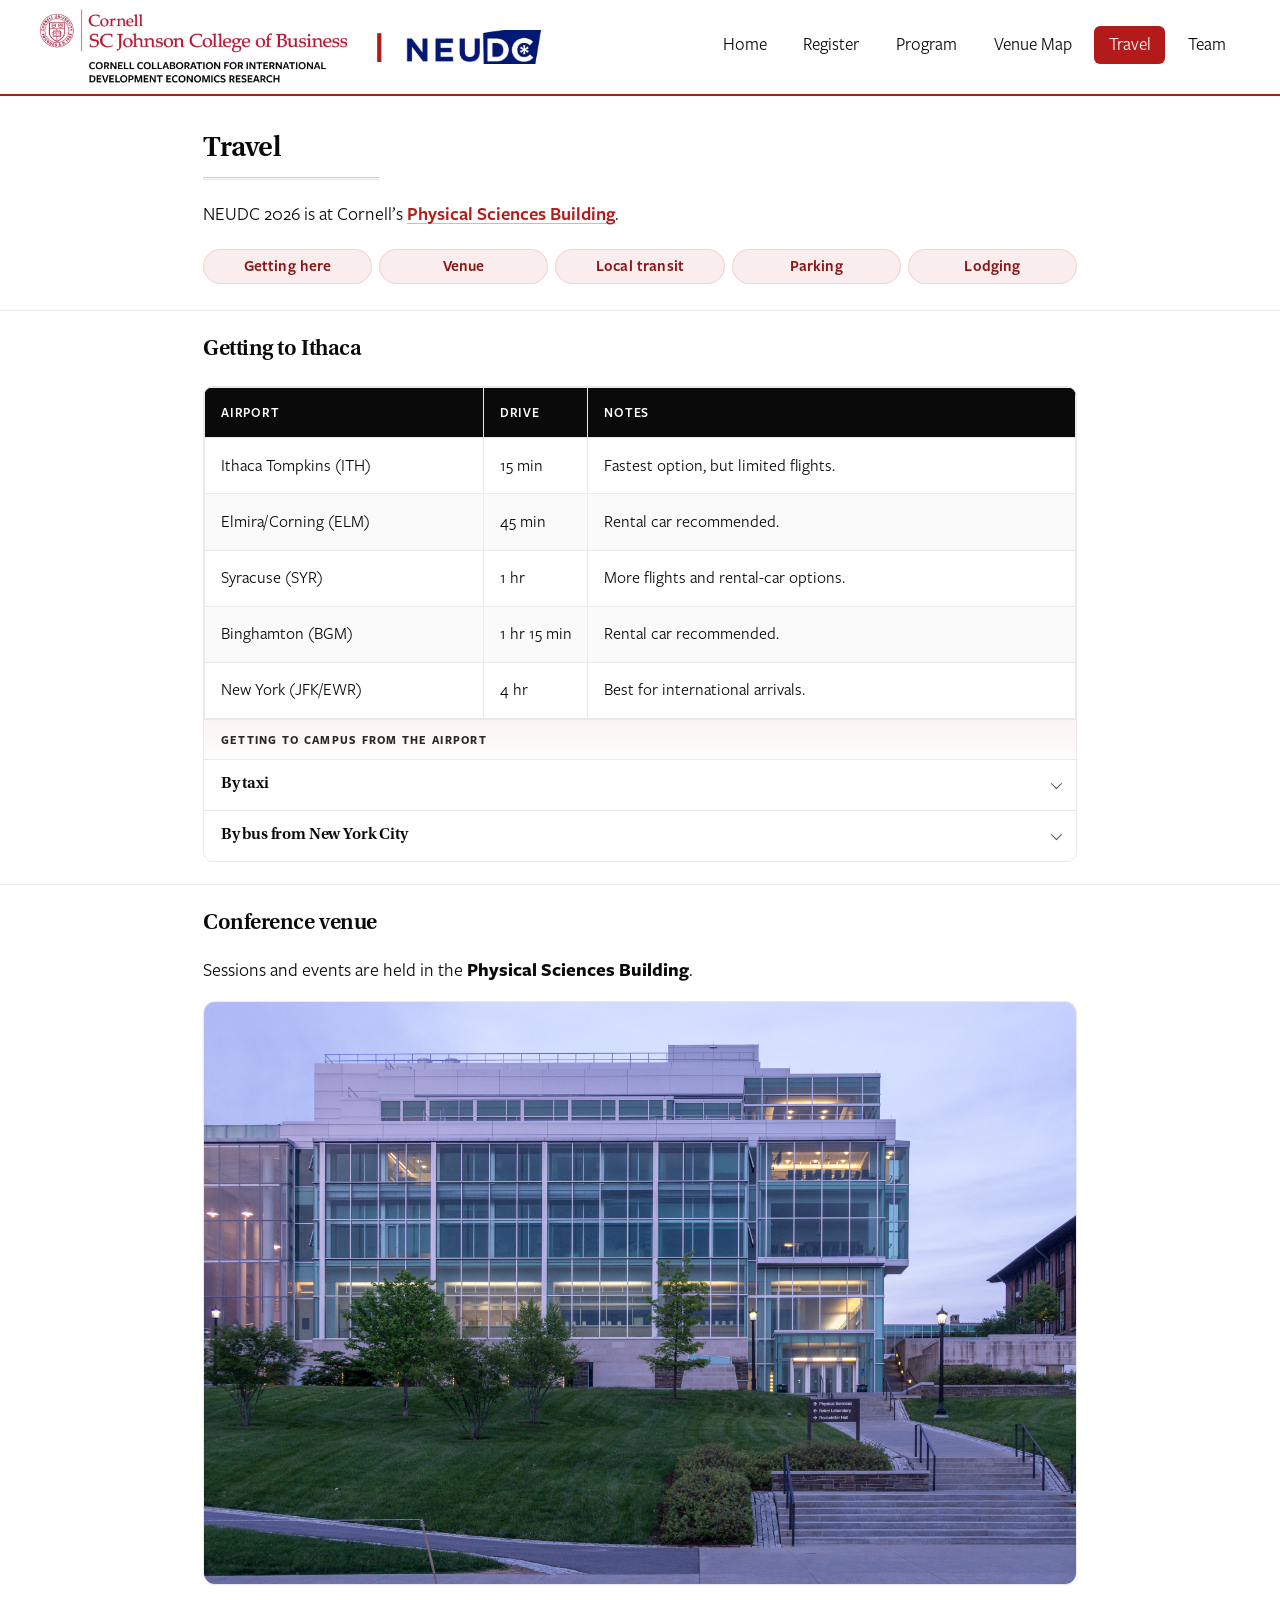
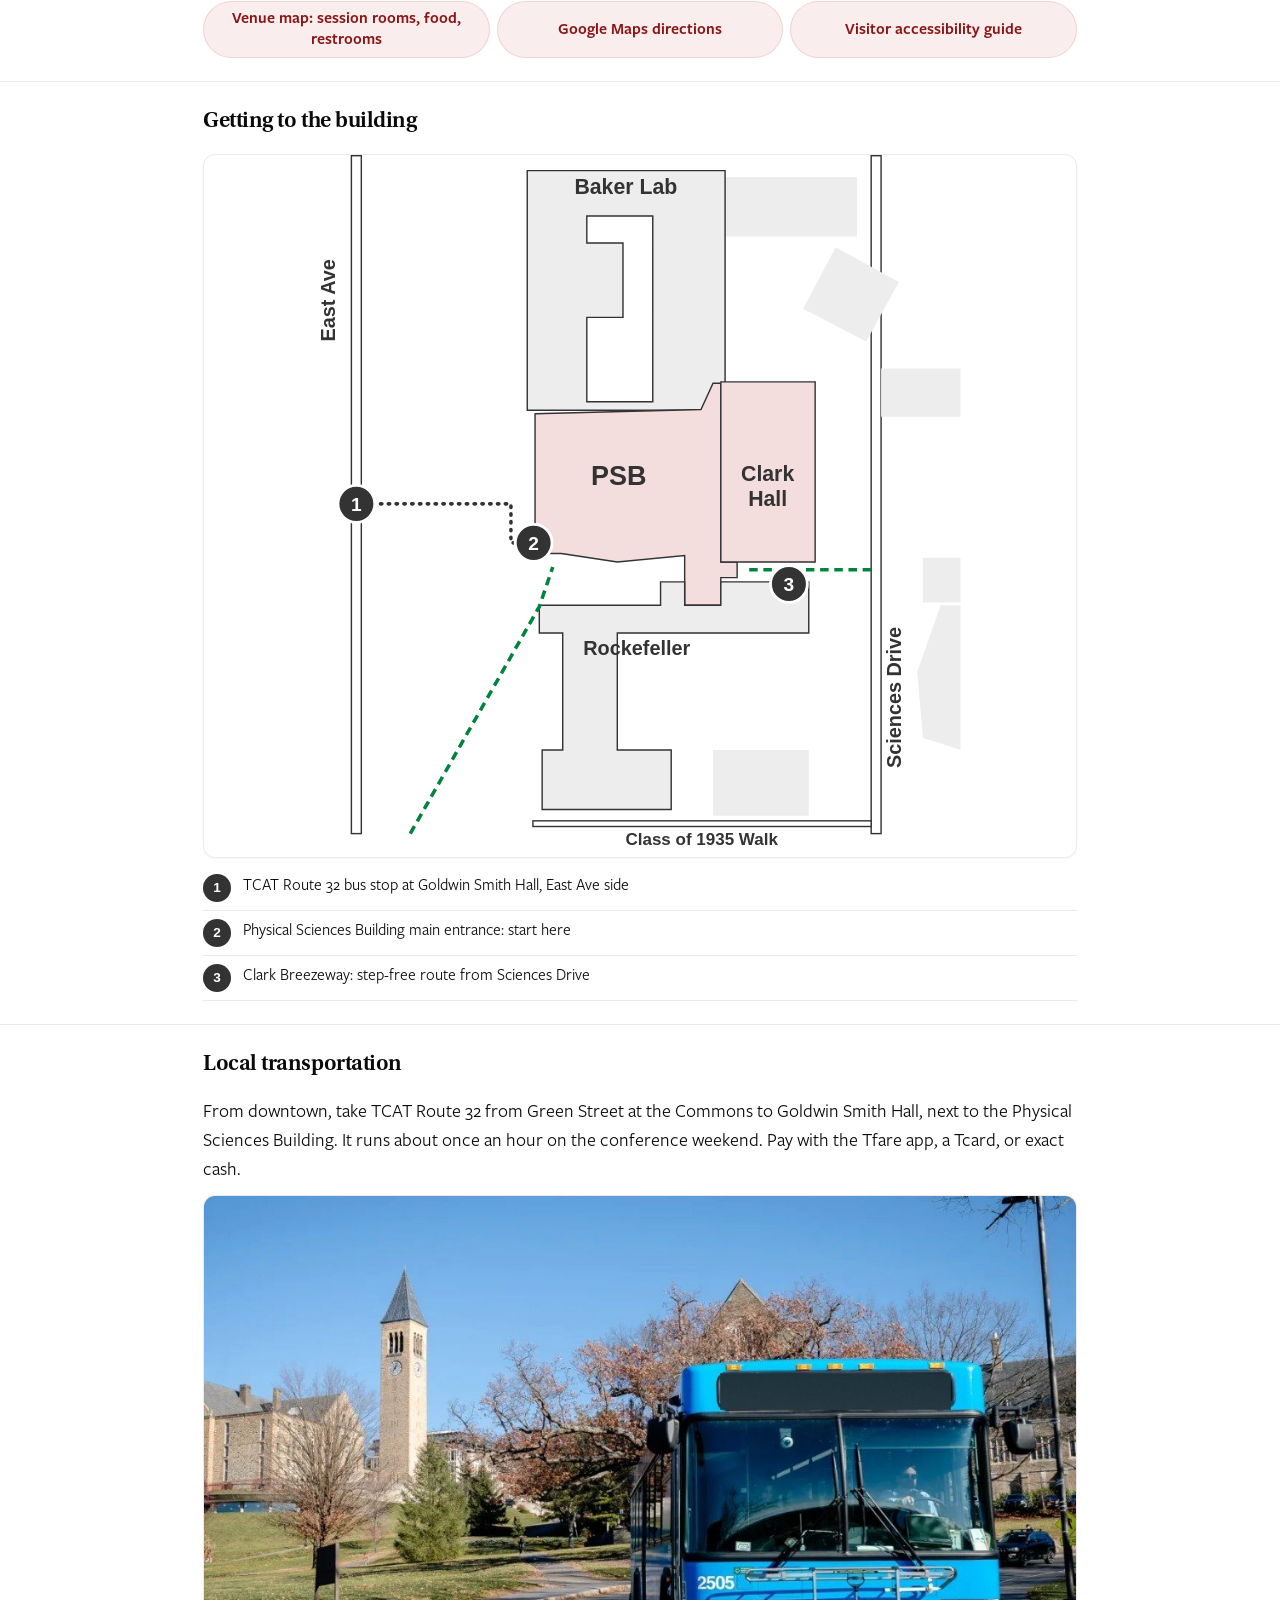
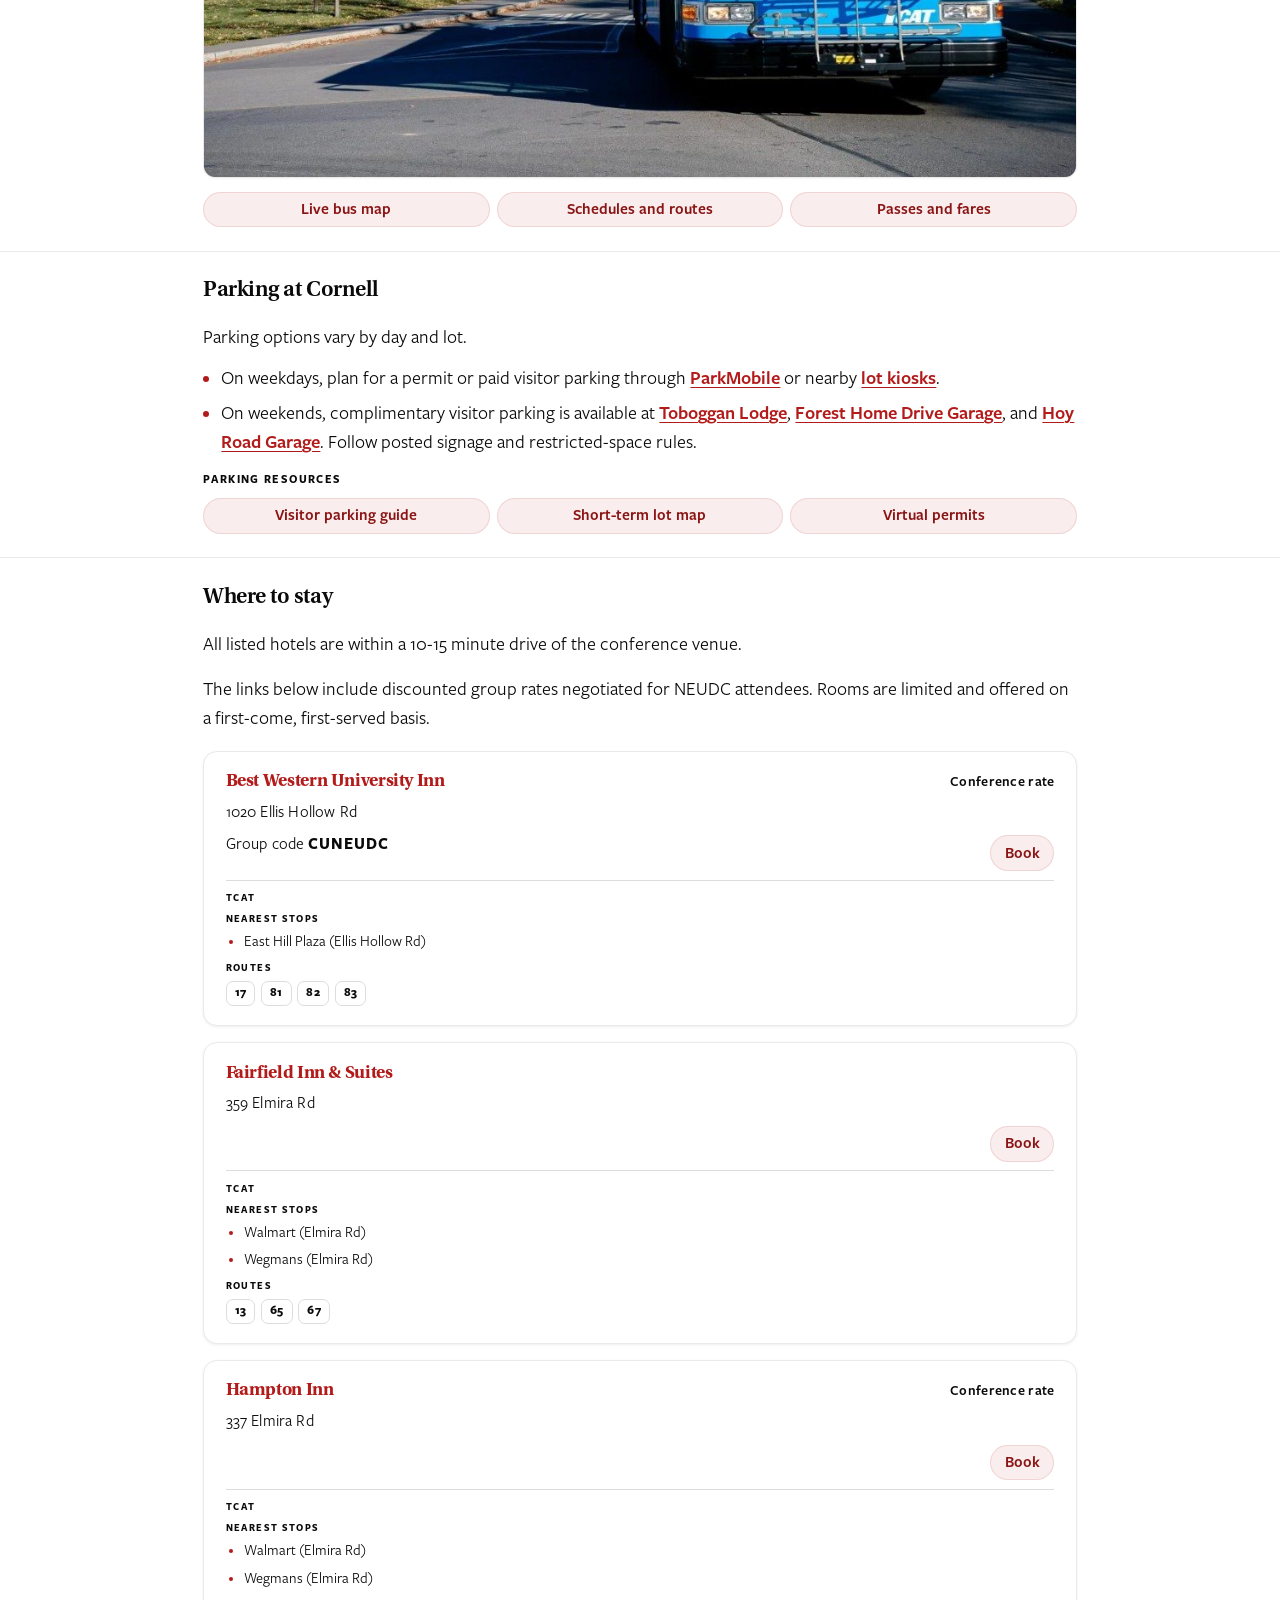
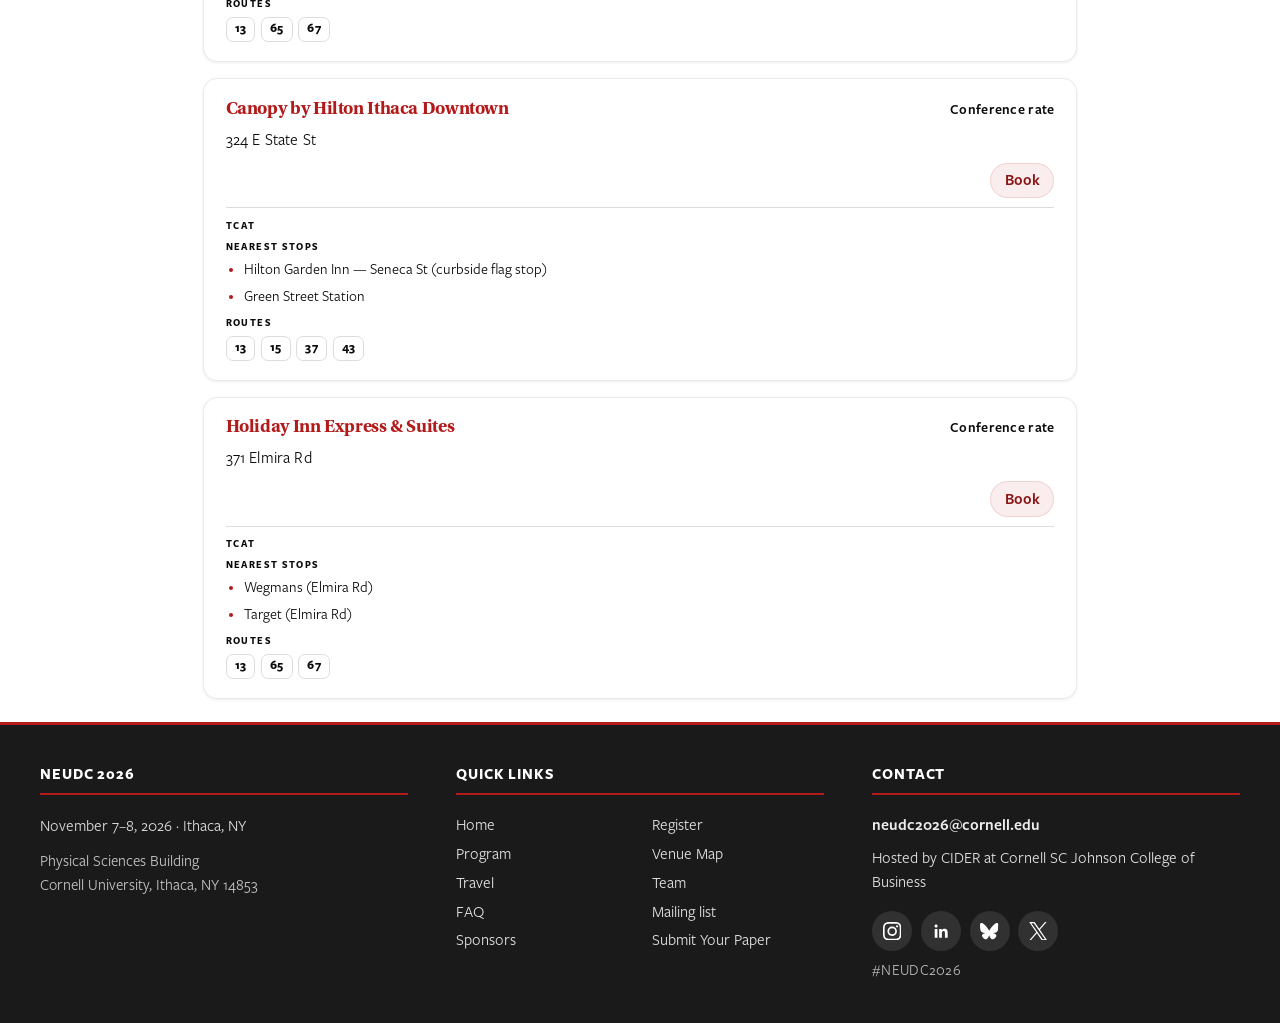
<file: travel.html>
<!DOCTYPE html>
<html lang="en">
<head>
  <meta charset="utf-8">
  <meta name="viewport" content="width=device-width, initial-scale=1">
  <link rel="icon" href="favicon.svg" type="image/svg+xml">
  <link rel="icon" href="favicon-48.png" type="image/png" sizes="48x48">
  <link rel="icon" href="favicon-32.png" type="image/png" sizes="32x32">
  <link rel="apple-touch-icon" href="apple-touch-icon.png">
  <title>NEUDC 2026 Travel | Ithaca Hotels, Airport &amp; Cornell</title>
  <meta name="description" content="Travel and venue guide for NEUDC 2026 at Cornell University, Ithaca, NY — airports (ITH, SYR, BUF), conference hotels with NEUDC rates, TCAT transit, parking, and the Physical Sciences Building venue.">
  <meta name="keywords" content="NEUDC 2026 travel, Ithaca hotels NEUDC, Cornell University venue, Physical Sciences Building, Ithaca airport, NEUDC lodging, TCAT Cornell, development economics conference travel">
  <meta name="robots" content="index, follow, max-image-preview:large, max-snippet:-1, max-video-preview:-1">
  <meta name="googlebot" content="index, follow">
  <meta name="author" content="NEUDC 2026 Organizing Committee, Cornell University">
  <meta name="creator" content="Carey Okal">
  <meta name="designer" content="Carey Okal">
  <meta name="geo.region" content="US-NY">
  <meta name="geo.placename" content="Ithaca">
  <meta name="theme-color" content="#b31b1b">
  <link rel="canonical" href="https://cidercornell.github.io/neudc2026/travel.html">
  <link rel="alternate" hreflang="en-US" href="https://cidercornell.github.io/neudc2026/travel.html">
  <meta property="og:type" content="website">
  <meta property="og:site_name" content="NEUDC 2026">
  <meta property="og:locale" content="en_US">
  <meta property="og:title" content="NEUDC 2026 Travel | Cornell University, Ithaca NY">
  <meta property="og:description" content="Airports, NEUDC conference hotels, TCAT transit, parking, and venue details for NEUDC 2026 at Cornell University in Ithaca, NY.">
  <meta property="og:url" content="https://cidercornell.github.io/neudc2026/travel.html">
  <meta property="og:image" content="https://cidercornell.github.io/neudc2026/cornell-seal-512.png">
  <meta property="og:image:width" content="512">
  <meta property="og:image:height" content="512">
  <meta property="og:image:alt" content="Cornell University seal — NEUDC 2026">
  <meta name="twitter:card" content="summary_large_image">
  <meta name="twitter:site" content="@NEUDC_2026">
  <meta name="twitter:title" content="NEUDC 2026 Travel">
  <meta name="twitter:description" content="Airports, lodging, TCAT transit, parking, and venue details for NEUDC 2026 at Cornell University in Ithaca, NY.">
  <meta name="twitter:image" content="https://cidercornell.github.io/neudc2026/cornell-seal-512.png">
  <script type="application/ld+json">
  {
    "@context": "https://schema.org",
    "@graph": [
      {
        "@type": "WebPage",
        "@id": "https://cidercornell.github.io/neudc2026/travel.html#webpage",
        "url": "https://cidercornell.github.io/neudc2026/travel.html",
        "name": "NEUDC 2026 Travel",
        "description": "Travel, lodging, transit, parking, and venue information for NEUDC 2026 at Cornell University, Ithaca, NY.",
        "isPartOf": { "@id": "https://cidercornell.github.io/neudc2026/#website" },
        "about": { "@id": "https://cidercornell.github.io/neudc2026/#event" },
        "author": { "@id": "https://cidercornell.github.io/neudc2026/#carey-okal" },
        "creator": { "@id": "https://cidercornell.github.io/neudc2026/#carey-okal" },
        "inLanguage": "en-US"
      },
      {
        "@type": "BreadcrumbList",
        "itemListElement": [
          {
            "@type": "ListItem",
            "position": 1,
            "name": "NEUDC 2026",
            "item": "https://cidercornell.github.io/neudc2026/"
          },
          {
            "@type": "ListItem",
            "position": 2,
            "name": "Travel",
            "item": "https://cidercornell.github.io/neudc2026/travel.html"
          }
        ]
      },
      {
        "@type": "Place",
        "@id": "https://cidercornell.github.io/neudc2026/travel.html#venue",
        "name": "Physical Sciences Building, Cornell University",
        "description": "NEUDC 2026 conference venue at Cornell University in Ithaca, NY.",
        "sameAs": "https://www.google.com/maps/dir//Physical+Sciences+Building,+245+East+Ave,+Ithaca,+NY+14853",
        "address": {
          "@type": "PostalAddress",
          "streetAddress": "245 East Avenue",
          "addressLocality": "Ithaca",
          "addressRegion": "NY",
          "postalCode": "14853",
          "addressCountry": "US"
        },
        "geo": {
          "@type": "GeoCoordinates",
          "latitude": 42.4488,
          "longitude": -76.4854
        },
        "containedInPlace": {
          "@type": "CollegeOrUniversity",
          "name": "Cornell University",
          "url": "https://www.cornell.edu/"
        }
      }
    ]
  }
  </script>
  <link rel="stylesheet" href="styles.css">
</head>
<body id="top" class="logistics-page">
  <a href="#top" class="scroll-to-top" aria-label="Scroll to top" title="Back to top">↑</a>
  <header class="site-header">
    <div class="wrap">
      <div class="header-left">
        <div class="logo-link">
          <a href="index.html" class="logo-link__brand">
            <img src="SC-Johnson-College-Logo-package/Digital/PNG/cornell-cider-header-logo.png" alt="Cornell SC Johnson College of Business" class="logo-cornell">
          </a>
          <span class="logo-sep" aria-hidden="true">|</span>
          <a href="https://neudc.org/" class="logo-link__brand" target="_blank" rel="noopener noreferrer" aria-label="NEUDC (neudc.org)">
            <img src="NEUDC%20logo.jpg" alt="" class="logo-neudc">
          </a>
        </div>
        <button type="button" class="hamburger" aria-label="Toggle menu" aria-expanded="false">
          <span class="hamburger-line"></span>
          <span class="hamburger-line"></span>
          <span class="hamburger-line"></span>
        </button>
      </div>
      <nav class="nav-wrapper" aria-label="Main">
        <ul class="nav">
          <li><a href="index.html">Home</a></li>
          <li><a href="register.html">Register</a></li>
          <li><a href="program.html">Program</a></li>
          <li><a href="venue-map.html">Venue Map</a></li>
          <li><a href="travel.html" class="active">Travel</a></li>
          <li><a href="team.html">Team</a></li>
        </ul>
      </nav>
    </div>
  </header>

  <section class="content-section logistics-page-section" aria-labelledby="logistics-page-heading">
    <div class="section-wrap logistics-page__wrap">
      <div class="program-panel">
        <div class="program-panel-head">
          <h1 id="logistics-page-heading" class="subpage-title">Travel</h1>
          <p class="logistics-page-lead">NEUDC 2026 is at Cornell&rsquo;s <a href="https://www.google.com/maps/dir//Physical+Sciences+Building,+245+East+Ave,+Ithaca,+NY+14853" target="_blank" rel="noopener noreferrer">Physical Sciences Building</a>.</p>
          <nav class="logistics-page-nav" aria-label="On this page">
            <ul class="logistics-page-nav__list">
              <li><a href="#getting-to-ithaca">Getting here</a></li>
              <li><a href="#venue">Venue</a></li>
              <li><a href="#getting-around">Local transit</a></li>
              <li><a href="#parking">Parking</a></li>
              <li><a href="#lodging">Lodging</a></li>
            </ul>
          </nav>
        </div>
      </div>
    </div>
  </section>

  <section id="getting-to-ithaca" class="content-section logistics-getting-there">
    <div class="section-wrap logistics-page__wrap">
      <h2 class="section-title">Getting to Ithaca</h2>
      <div class="logistics-airport-panel">
      <div class="register-fee-table-wrap travel-table-wrap">
        <table class="register-fee-table airport-drive-table" aria-label="Approximate drive times from each airport to Cornell">
          <thead>
            <tr>
              <th scope="col">Airport</th>
              <th scope="col">Drive</th>
              <th scope="col">Notes</th>
            </tr>
          </thead>
          <tbody>
            <tr>
              <td>Ithaca Tompkins (ITH)</td>
              <td>15 min</td>
              <td>Fastest option, but limited flights.</td>
            </tr>
            <tr>
              <td>Elmira/Corning (ELM)</td>
              <td>45 min</td>
              <td>Rental car recommended.</td>
            </tr>
            <tr>
              <td>Syracuse (SYR)</td>
              <td>1 hr</td>
              <td>More flights and rental-car options.</td>
            </tr>
            <tr>
              <td>Binghamton (BGM)</td>
              <td>1 hr 15 min</td>
              <td>Rental car recommended.</td>
            </tr>
            <tr>
              <td>New York (JFK/EWR)</td>
              <td>4 hr</td>
              <td>Best for international arrivals.</td>
            </tr>
          </tbody>
        </table>
      </div>
      <div class="logistics-accordion-group" aria-labelledby="airport-ground-heading">
        <p class="logistics-accordion-group__heading" id="airport-ground-heading">Getting to campus from the airport</p>
        <details class="logistics-accordion" aria-label="Taxi from the airport">
          <summary class="logistics-accordion__title">
            <span class="logistics-accordion__label">By taxi</span>
            <span class="logistics-accordion__chevron" aria-hidden="true"></span>
          </summary>
          <div class="logistics-accordion__body">
            <dl class="airport-taxi-fallback__list">
              <dt>Ithaca Tompkins (ITH)</dt>
              <dd>
                <ul class="airport-taxi-fallback__phones">
                  <li><a href="tel:+16072529052">Ithaca Airport Cab · 607-252-9052</a> <span class="airport-taxi-fallback__note">Most reliable in the area; also serves BGM, ELM, and SYR.</span></li>
                  <li><a href="tel:+16075888888">Collegetown Cab · 607-588-8888</a></li>
                  <li><a href="tel:+16072777777">Ithaca Dispatch (main) · 607-277-7777</a></li>
                  <li><a href="tel:+16072723333">Ithaca Dispatch (alternate) · 607-272-3333</a></li>
                </ul>
              </dd>
              <dt>ELM / SYR / BGM / JFK / EWR</dt>
              <dd>Use each airport&rsquo;s on-site taxi stand or ground transportation desk for local providers.</dd>
            </dl>
          </div>
        </details>
        <details class="logistics-accordion" aria-label="Bus from New York City">
          <summary class="logistics-accordion__title">
            <span class="logistics-accordion__label">By bus from New York City</span>
            <span class="logistics-accordion__chevron" aria-hidden="true"></span>
          </summary>
          <div class="logistics-accordion__body">
            <ul class="logistics-accordion__detail-list">
              <li>Cornell&rsquo;s Campus-to-Campus coach runs daily between Ithaca and New York City.</li>
              <li><span class="logistics-accordion__detail-label">Schedules</span> <a href="https://fcs.cornell.edu/departments/transportation-delivery-services/campus-campus-bus-service" target="_blank" rel="noopener">Book and view schedules</a></li>
              <li><span class="logistics-accordion__detail-label">Contact</span> <a href="tel:+16072548747">607-254-8747</a> or <a href="mailto:c2cbus@cornell.edu">c2cbus@cornell.edu</a></li>
              <li><span class="logistics-accordion__detail-label">Other options</span> FlixBus, OurBus, and Greyhound also serve the Ithaca area.</li>
            </ul>
          </div>
        </details>
      </div>
      </div>
    </div>
  </section>

  <section id="venue" class="content-section logistics-onsite">
    <div class="section-wrap logistics-page__wrap">
      <h2 class="section-title">Conference venue</h2>
      <p class="logistics-flow__text">Sessions and events are held in the <strong>Physical Sciences Building</strong>.</p>
      <figure class="logistics-flow__figure" id="venue-photo">
        <img
          class="logistics-flow__img"
          src="cornell_photos/Physical_Sciences_building,_Cornell_University.jpg"
          alt="Exterior photo of the conference venue on campus"
          width="3000"
          height="2000"
          loading="lazy"
          decoding="async">
      </figure>
      <div class="venue-links logistics-link-strip" aria-label="Venue links">
        <ul class="venue-links__list">
          <li class="venue-links__item">
            <a class="venue-links__a" href="venue-map.html">
              <span class="venue-links__label">Venue map: session rooms, food, restrooms</span>
            </a>
          </li>
          <li class="venue-links__item">
            <a class="venue-links__a" href="https://www.google.com/maps/dir//Physical+Sciences+Building,+245+East+Ave,+Ithaca,+NY+14853" target="_blank" rel="noopener noreferrer">
              <span class="venue-links__label">Google Maps directions</span>
            </a>
          </li>
          <li class="venue-links__item">
            <a class="venue-links__a" href="https://accessibility.cornell.edu/campus/visitors/" target="_blank" rel="noopener noreferrer">
              <span class="venue-links__label">Visitor accessibility guide</span>
            </a>
          </li>
        </ul>
      </div>
    </div>
  </section>

  <section id="arrive" class="content-section logistics-onsite">
    <div class="section-wrap logistics-page__wrap">
      <h2 class="section-title">Getting to the building</h2>
      <div class="vm-map"><svg viewBox="60 95 980 990" role="img" aria-label="Campus map: bus stop, PSB main entrance and Clark Breezeway"><rect x="143" y="96" width="14" height="956" fill="#FFFFFF" stroke="#333333" stroke-width="2"/><rect x="876" y="96" width="14" height="956" fill="#FFFFFF" stroke="#333333" stroke-width="2"/><rect x="399" y="1034" width="477" height="8" fill="#FFFFFF" stroke="#333333" stroke-width="2"/><path d="M670 126H856V210H670Z" fill="#EDEDED"/><path d="M826 225L915 274L869 358L780 312Z" fill="#EDEDED"/><path d="M890 396H1002V464H890Z" fill="#EDEDED"/><path d="M949 663H1002V726H949Z" fill="#EDEDED"/><path d="M974 730H1002V934L949 917L941 824Z" fill="#EDEDED"/><path d="M653 934H788V1027H653Z" fill="#EDEDED"/><path d="M391 117H670V455H391Z M475 181H568V443H475V324H526V219H475Z" fill="#EDEDED" fill-rule="evenodd" stroke="#333333" stroke-width="2"/><path transform="translate(402 417)" d="M0 43L234 37L251 0H262V252H285V274H262V313H211V243L116 252L37 240H0Z" fill="#F4DDDD" stroke="#333333" stroke-width="2"/><path d="M664 415H797V669H664Z" fill="#F4DDDD" stroke="#333333" stroke-width="2"/><path transform="translate(408 697)" d="M0 33H171V0H205V33H256V0H380V72H110V237H186V321H4V237H33V72H0Z" fill="#EDEDED" stroke="#333333" stroke-width="2"/><text x="530" y="150" font-size="30" font-weight="700" text-anchor="middle" fill="#333333">Baker Lab</text><text x="520" y="560" font-size="38" font-weight="700" text-anchor="middle" fill="#333333">PSB</text><text x="730" y="555" font-size="30" font-weight="700" text-anchor="middle" fill="#333333">Clark</text><text x="730" y="590" font-size="30" font-weight="700" text-anchor="middle" fill="#333333">Hall</text><text x="470" y="800" font-size="28" font-weight="700" text-anchor="start" fill="#333333">Rockefeller</text><text x="120" y="300" font-size="28" font-weight="700" text-anchor="middle" fill="#333333" transform="rotate(-90 120 300)">East Ave</text><text x="918" y="860" font-size="28" font-weight="700" text-anchor="middle" fill="#333333" transform="rotate(-90 918 860)">Sciences Drive</text><text x="637" y="1068" font-size="24" font-weight="700" text-anchor="middle" fill="#333333">Class of 1935 Walk</text><polyline points="162,587 368,587 368,642 392,642" fill="none" stroke="#333333" stroke-width="5" stroke-dasharray="2 9" stroke-linecap="round"/><polyline points="876,680 700,680" fill="none" stroke="#00843D" stroke-width="5" stroke-dasharray="12 8"/><polyline points="226,1052 408,732 427,676" fill="none" stroke="#00843D" stroke-width="5" stroke-dasharray="12 8"/><g class="pin" data-pin="1"><circle cx="150" cy="587" r="26" fill="#333333" stroke="#FFFFFF" stroke-width="4"/><text x="150" y="596.7" font-size="27" font-weight="700" text-anchor="middle" fill="#FFFFFF">1</text></g><g class="pin" data-pin="2"><circle cx="400" cy="642" r="26" fill="#333333" stroke="#FFFFFF" stroke-width="4"/><text x="400" y="651.7" font-size="27" font-weight="700" text-anchor="middle" fill="#FFFFFF">2</text></g><g class="pin" data-pin="3"><circle cx="760" cy="700" r="26" fill="#333333" stroke="#FFFFFF" stroke-width="4"/><text x="760" y="709.7" font-size="27" font-weight="700" text-anchor="middle" fill="#FFFFFF">3</text></g></svg></div>
      <ol class="vm-key"><li><span class="vm-k">1</span><span>TCAT Route 32 bus stop at Goldwin Smith Hall, East Ave side</span></li><li><span class="vm-k">2</span><span>Physical Sciences Building main entrance: start here</span></li><li><span class="vm-k">3</span><span>Clark Breezeway: step-free route from Sciences Drive</span></li></ol>
    </div>
  </section>

  <section id="getting-around" class="content-section logistics-onsite">
    <div class="section-wrap logistics-page__wrap">
      <h2 class="section-title">Local transportation</h2>
      <div class="logistics-detail logistics-detail--tcat" id="tcat" aria-label="TCAT bus details">
        <p class="logistics-flow__text">From downtown, take TCAT Route 32 from Green Street at the Commons to Goldwin Smith Hall, next to the Physical Sciences Building. It runs about once an hour on the conference weekend. Pay with the Tfare app, a Tcard, or exact cash.</p>
      </div>
      <figure class="logistics-flow__figure" id="tcat-photo">
        <img src="cornell_photos/tcat-campus.jpg" alt="A blue TCAT bus on Cornell's campus, with McGraw Tower behind it." class="logistics-flow__img" width="1024" height="682" loading="lazy" decoding="async">
      </figure>
      <div class="logistics-link-strip" aria-label="TCAT quick links">
        <ul class="logistics-link-strip__list">
          <li><a href="https://realtimetcatbus.availtec.com/InfoPoint/" target="_blank" rel="noopener">Live bus map</a></li>
          <li><a href="https://tcatbus.com/" target="_blank" rel="noopener">Schedules and routes</a></li>
          <li><a href="https://tcatbus.com/store/" target="_blank" rel="noopener">Passes and fares</a></li>
        </ul>
      </div>
    </div>
  </section>

  <section id="parking" class="content-section logistics-onsite">
    <div class="section-wrap logistics-page__wrap">
      <h2 class="section-title">Parking at Cornell</h2>
      <div class="logistics-detail logistics-detail--parking" aria-label="Parking details">
        <p class="logistics-flow__text parking-detail__intro">Parking options vary by day and lot.</p>
        <ul class="logistics-flow__link-list">
          <li>On weekdays, plan for a permit or paid visitor parking through <a href="https://parkmobile.io/" target="_blank" rel="noopener">ParkMobile</a> or nearby <a href="https://fcs.cornell.edu/departments/transportation-delivery-services/parking/short-term-parking-options" target="_blank" rel="noopener">lot kiosks</a>.</li>
          <li>On weekends, complimentary visitor parking is available at <a href="https://www.cornell.edu/about/maps/?loc=Parking%20at%20Toboggan%20Lodge" target="_blank" rel="noopener">Toboggan Lodge</a>, <a href="https://www.cornell.edu/about/maps/?loc=Forest%20Home%20Dr.%20Parking%20Garage" target="_blank" rel="noopener">Forest Home Drive Garage</a>, and <a href="https://bit.ly/2fCYPDx" target="_blank" rel="noopener">Hoy Road Garage</a>. Follow posted signage and restricted-space rules.</li>
        </ul>
        <div class="logistics-link-strip">
          <p class="logistics-link-strip__label" id="parking-links-label">Parking resources</p>
          <ul class="logistics-link-strip__list" aria-labelledby="parking-links-label">
            <li><a href="https://www.cornell.edu/visit/parking/" target="_blank" rel="noopener">Visitor parking guide</a></li>
            <li><a href="https://fcs.cornell.edu/departments/transportation-delivery-services/parking/short-term-parking-options" target="_blank" rel="noopener">Short-term lot map</a></li>
            <li><a href="https://fcs.cornell.edu/departments/transportation-delivery-services/parking/virtual-permits" target="_blank" rel="noopener">Virtual permits</a></li>
          </ul>
        </div>
      </div>
    </div>
  </section>

  <section id="lodging" class="content-section logistics-onsite">
    <div class="section-wrap logistics-page__wrap">
      <h2 class="section-title">Where to stay</h2>
      <p class="logistics-flow__text">All listed hotels are within a 10-15 minute drive of the conference venue.</p>
      <p class="logistics-flow__text">The links below include discounted group rates negotiated for NEUDC attendees. Rooms are limited and offered on a first-come, first-served basis.</p>

      <div class="lodging-list">
            <a class="lodging-card" href="https://www.bestwestern.com/en_US/book/hotel-rooms.33065.html?groupId=6T7YF4I4" target="_blank" rel="noopener" aria-label="Best Western University Inn — book with NEUDC group rate, group code CUNEUDC">
              <div class="lodging-card__row">
                <h3 class="lodging-card__title">Best Western University Inn</h3>
                <span class="lodging-card__rate">Conference rate</span>
              </div>
              <p class="lodging-card__addr">1020 Ellis Hollow Rd</p>
              <div class="lodging-card__meta-line">
                <p class="lodging-card__code">Group code <span class="lodging-card__code-value">CUNEUDC</span></p>
                <div class="lodging-card__book">
                  <span class="cta cta-secondary lodging-card__book-cta">Book</span>
                </div>
              </div>
              <div class="lodging-card__tcat">
                <span class="lodging-card__tcat-label">TCAT</span>
                <span class="lodging-card__stops-label">Nearest stops</span>
                <ul class="lodging-card__stops-list" aria-label="Nearest TCAT bus stops">
                  <li>East Hill Plaza (Ellis Hollow Rd)</li>
                </ul>
                <span class="lodging-card__routes-label">Routes</span>
                <span class="lodging-route-chips" aria-label="TCAT routes">
                  <span class="lodging-route-chip">17</span>
                  <span class="lodging-route-chip">81</span>
                  <span class="lodging-route-chip">82</span>
                  <span class="lodging-route-chip">83</span>
                </span>
              </div>
            </a>

            <a class="lodging-card" href="https://www.marriott.com/en-us/hotels/ithfi-fairfield-inn-and-suites-ithaca/overview/" target="_blank" rel="noopener" aria-label="Fairfield Inn &amp; Suites — book on Marriott">
              <div class="lodging-card__row">
                <h3 class="lodging-card__title">Fairfield Inn &amp; Suites</h3>
              </div>
              <p class="lodging-card__addr">359 Elmira Rd</p>
              <div class="lodging-card__meta-line">
                <div class="lodging-card__book">
                  <span class="cta cta-secondary lodging-card__book-cta">Book</span>
                </div>
              </div>
              <div class="lodging-card__tcat">
                <span class="lodging-card__tcat-label">TCAT</span>
                <span class="lodging-card__stops-label">Nearest stops</span>
                <ul class="lodging-card__stops-list" aria-label="Nearest TCAT bus stops">
                  <li>Walmart (Elmira Rd)</li>
                  <li>Wegmans (Elmira Rd)</li>
                </ul>
                <span class="lodging-card__routes-label">Routes</span>
                <span class="lodging-route-chips" aria-label="TCAT routes">
                  <span class="lodging-route-chip">13</span>
                  <span class="lodging-route-chip">65</span>
                  <span class="lodging-route-chip">67</span>
                </span>
              </div>
            </a>

            <a class="lodging-card" href="https://www.hilton.com/en/book/reservation/deeplink/?ctyhocn=ITHNYHX&amp;groupCode=CHHNEU&amp;arrivaldate=2026-11-06&amp;departuredate=2026-11-08&amp;cid=OM,WW,HILTONLINK,EN,DirectLink&amp;fromId=HILTONLINKDIRECT" target="_blank" rel="noopener" aria-label="Hampton Inn — book with NEUDC group rate">
              <div class="lodging-card__row">
                <h3 class="lodging-card__title">Hampton Inn</h3>
                <span class="lodging-card__rate">Conference rate</span>
              </div>
              <p class="lodging-card__addr">337 Elmira Rd</p>
              <div class="lodging-card__meta-line">
                <div class="lodging-card__book">
                  <span class="cta cta-secondary lodging-card__book-cta">Book</span>
                </div>
              </div>
              <div class="lodging-card__tcat">
                <span class="lodging-card__tcat-label">TCAT</span>
                <span class="lodging-card__stops-label">Nearest stops</span>
                <ul class="lodging-card__stops-list" aria-label="Nearest TCAT bus stops">
                  <li>Walmart (Elmira Rd)</li>
                  <li>Wegmans (Elmira Rd)</li>
                </ul>
                <span class="lodging-card__routes-label">Routes</span>
                <span class="lodging-route-chips" aria-label="TCAT routes">
                  <span class="lodging-route-chip">13</span>
                  <span class="lodging-route-chip">65</span>
                  <span class="lodging-route-chip">67</span>
                </span>
              </div>
            </a>

            <a class="lodging-card" href="https://www.hilton.com/en/book/reservation/deeplink/?ctyhocn=ITHSSPY&amp;groupCode=NEUDC&amp;arrivaldate=2026-11-06&amp;departuredate=2026-11-08&amp;cid=OM,WW,HILTONLINK,EN,DirectLink&amp;fromId=HILTONLINKDIRECT" target="_blank" rel="noopener" aria-label="Canopy by Hilton Ithaca Downtown — book with NEUDC group rate">
              <div class="lodging-card__row">
                <h3 class="lodging-card__title">Canopy by Hilton Ithaca Downtown</h3>
                <span class="lodging-card__rate">Conference rate</span>
              </div>
              <p class="lodging-card__addr">324 E State St</p>
              <div class="lodging-card__meta-line">
                <div class="lodging-card__book">
                  <span class="cta cta-secondary lodging-card__book-cta">Book</span>
                </div>
              </div>
              <div class="lodging-card__tcat">
                <span class="lodging-card__tcat-label">TCAT</span>
                <span class="lodging-card__stops-label">Nearest stops</span>
                <ul class="lodging-card__stops-list" aria-label="Nearest TCAT bus stops">
                  <li>Hilton Garden Inn — Seneca St (curbside flag stop)</li>
                  <li>Green Street Station</li>
                </ul>
                <span class="lodging-card__routes-label">Routes</span>
                <span class="lodging-route-chips" aria-label="TCAT routes">
                  <span class="lodging-route-chip">13</span>
                  <span class="lodging-route-chip">15</span>
                  <span class="lodging-route-chip">37</span>
                  <span class="lodging-route-chip">43</span>
                </span>
              </div>
            </a>

            <a class="lodging-card" href="https://www.ihg.com/holidayinnexpress/hotels/us/en/ithaca/ithnp/hoteldetail" target="_blank" rel="noopener" aria-label="Holiday Inn Express &amp; Suites — view hotel (conference rate link coming soon)">
              <div class="lodging-card__row">
                <h3 class="lodging-card__title">Holiday Inn Express &amp; Suites</h3>
                <span class="lodging-card__rate">Conference rate</span>
              </div>
              <p class="lodging-card__addr">371 Elmira Rd</p>
              <div class="lodging-card__meta-line">
                <div class="lodging-card__book">
                  <span class="cta cta-secondary lodging-card__book-cta lodging-card__book-cta--pending">Book</span>
                </div>
              </div>
              <div class="lodging-card__tcat">
                <span class="lodging-card__tcat-label">TCAT</span>
                <span class="lodging-card__stops-label">Nearest stops</span>
                <ul class="lodging-card__stops-list" aria-label="Nearest TCAT bus stops">
                  <li>Wegmans (Elmira Rd)</li>
                  <li>Target (Elmira Rd)</li>
                </ul>
                <span class="lodging-card__routes-label">Routes</span>
                <span class="lodging-route-chips" aria-label="TCAT routes">
                  <span class="lodging-route-chip">13</span>
                  <span class="lodging-route-chip">65</span>
                  <span class="lodging-route-chip">67</span>
                </span>
              </div>
            </a>
          </div>
    </div>
  </section>

  <footer class="site-footer">
    <svg class="si-sprite" aria-hidden="true" focusable="false"><symbol id="si-instagram" viewBox="0 0 24 24"><path d="M7.0301.084c-1.2768.0602-2.1487.264-2.911.5634-.7888.3075-1.4575.72-2.1228 1.3877-.6652.6677-1.075 1.3368-1.3802 2.127-.2954.7638-.4956 1.6365-.552 2.914-.0564 1.2775-.0689 1.6882-.0626 4.947.0062 3.2586.0206 3.6671.0825 4.9473.061 1.2765.264 2.1482.5635 2.9107.308.7889.72 1.4573 1.388 2.1228.6679.6655 1.3365 1.0743 2.1285 1.38.7632.295 1.6361.4961 2.9134.552 1.2773.056 1.6884.069 4.9462.0627 3.2578-.0062 3.668-.0207 4.9478-.0814 1.28-.0607 2.147-.2652 2.9098-.5633.7889-.3086 1.4578-.72 2.1228-1.3881.665-.6682 1.0745-1.3378 1.3795-2.1284.2957-.7632.4966-1.636.552-2.9124.056-1.2809.0692-1.6898.063-4.948-.0063-3.2583-.021-3.6668-.0817-4.9465-.0607-1.2797-.264-2.1487-.5633-2.9117-.3084-.7889-.72-1.4568-1.3876-2.1228C21.2982 1.33 20.628.9208 19.8378.6165 19.074.321 18.2017.1197 16.9244.0645 15.6471.0093 15.236-.005 11.977.0014 8.718.0076 8.31.0215 7.0301.0839m.1402 21.6932c-1.17-.0509-1.8053-.2453-2.2287-.408-.5606-.216-.96-.4771-1.3819-.895-.422-.4178-.6811-.8186-.9-1.378-.1644-.4234-.3624-1.058-.4171-2.228-.0595-1.2645-.072-1.6442-.079-4.848-.007-3.2037.0053-3.583.0607-4.848.05-1.169.2456-1.805.408-2.2282.216-.5613.4762-.96.895-1.3816.4188-.4217.8184-.6814 1.3783-.9003.423-.1651 1.0575-.3614 2.227-.4171 1.2655-.06 1.6447-.072 4.848-.079 3.2033-.007 3.5835.005 4.8495.0608 1.169.0508 1.8053.2445 2.228.408.5608.216.96.4754 1.3816.895.4217.4194.6816.8176.9005 1.3787.1653.4217.3617 1.056.4169 2.2263.0602 1.2655.0739 1.645.0796 4.848.0058 3.203-.0055 3.5834-.061 4.848-.051 1.17-.245 1.8055-.408 2.2294-.216.5604-.4763.96-.8954 1.3814-.419.4215-.8181.6811-1.3783.9-.4224.1649-1.0577.3617-2.2262.4174-1.2656.0595-1.6448.072-4.8493.079-3.2045.007-3.5825-.006-4.848-.0608M16.953 5.5864A1.44 1.44 0 1 0 18.39 4.144a1.44 1.44 0 0 0-1.437 1.4424M5.8385 12.012c.0067 3.4032 2.7706 6.1557 6.173 6.1493 3.4026-.0065 6.157-2.7701 6.1506-6.1733-.0065-3.4032-2.771-6.1565-6.174-6.1498-3.403.0067-6.156 2.771-6.1496 6.1738M8 12.0077a4 4 0 1 1 4.008 3.9921A3.9996 3.9996 0 0 1 8 12.0077"/></symbol><symbol id="si-linkedin" viewBox="0 0 24 24"><path d="M20.447 20.452h-3.554v-5.569c0-1.328-.027-3.037-1.852-3.037-1.853 0-2.136 1.445-2.136 2.939v5.667H9.351V9h3.414v1.561h.046c.477-.9 1.637-1.85 3.37-1.85 3.601 0 4.267 2.37 4.267 5.455v6.286zM5.337 7.433c-1.144 0-2.063-.926-2.063-2.065 0-1.138.92-2.063 2.063-2.063 1.14 0 2.064.925 2.064 2.063 0 1.139-.925 2.065-2.064 2.065zm1.782 13.019H3.555V9h3.564v11.452z"/></symbol><symbol id="si-bluesky" viewBox="0 0 24 24"><path d="M5.202 2.857C7.954 4.922 10.913 9.11 12 11.358c1.087-2.247 4.046-6.436 6.798-8.501C20.783 1.366 24 .213 24 3.883c0 .732-.42 6.156-.667 7.037-.856 3.061-3.978 3.842-6.755 3.37 4.854.826 6.089 3.562 3.422 6.299-5.065 5.196-7.28-1.304-7.847-2.97-.104-.305-.152-.448-.153-.327 0-.121-.05.022-.153.327-.568 1.666-2.782 8.166-7.847 2.97-2.667-2.737-1.432-5.473 3.422-6.3-2.777.473-5.899-.308-6.755-3.369C.42 10.04 0 4.615 0 3.883c0-3.67 3.217-2.517 5.202-1.026"/></symbol><symbol id="si-x" viewBox="0 0 24 24"><path d="M14.234 10.162 22.977 0h-2.072l-7.591 8.824L7.251 0H.258l9.168 13.343L.258 24H2.33l8.016-9.318L16.749 24h6.993zm-2.837 3.299-.929-1.329L3.076 1.56h3.182l5.965 8.532.929 1.329 7.754 11.09h-3.182z"/></symbol></svg>
    <div class="site-footer__wrap">
      <div class="site-footer__brand">
        <h3 class="site-footer__col-title">NEUDC 2026</h3>
        <span class="site-footer__meta">November 7–8, 2026 · Ithaca, NY</span>
        <span class="site-footer__address">Physical Sciences Building<br>Cornell University, Ithaca, NY 14853</span>
      </div>
      <nav class="site-footer__links" aria-labelledby="footer-nav-heading">
        <h3 class="site-footer__col-title" id="footer-nav-heading">Quick links</h3>
        <div class="site-footer__link-grid">
        <a href="index.html">Home</a>
        <a href="register.html">Register</a>
        <a href="program.html">Program</a>
        <a href="venue-map.html">Venue Map</a>
        <a href="travel.html">Travel</a>
        <a href="team.html">Team</a>
        <a href="index.html#faq">FAQ</a>
        <a href="index.html#updates">Mailing list</a>
        <a href="index.html#sponsors">Sponsors</a>
        <a href="index.html#cfp">Submit Your Paper</a>
        </div>
      </nav>
      <div class="site-footer__contact">
        <h3 class="site-footer__col-title">Contact</h3>
        <p class="site-footer__contact-line"><a href="mailto:neudc2026@cornell.edu" class="site-footer__link" title="Email neudc2026@cornell.edu">neudc2026@cornell.edu</a></p>
        <p class="site-footer__contact-line">Hosted by CIDER at Cornell SC Johnson College of Business</p>
        <ul class="site-social" aria-label="NEUDC on social media"><li><a class="site-social__a site-social__a--instagram" href="https://www.instagram.com/official_neudc/" target="_blank" rel="noopener noreferrer" aria-label="NEUDC on Instagram" title="Instagram"><svg class="si" aria-hidden="true" focusable="false"><use href="#si-instagram"/></svg></a></li><li><a class="site-social__a site-social__a--linkedin" href="https://www.linkedin.com/company/northeastern-universities-development-consortium/" target="_blank" rel="noopener noreferrer" aria-label="NEUDC on LinkedIn" title="LinkedIn"><svg class="si" aria-hidden="true" focusable="false"><use href="#si-linkedin"/></svg></a></li><li><a class="site-social__a site-social__a--bluesky" href="https://bsky.app/profile/neudc.bsky.social" target="_blank" rel="noopener noreferrer" aria-label="NEUDC on Bluesky" title="Bluesky"><svg class="si" aria-hidden="true" focusable="false"><use href="#si-bluesky"/></svg></a></li><li><a class="site-social__a site-social__a--x" href="https://x.com/NEUDC_2026" target="_blank" rel="noopener noreferrer" aria-label="NEUDC on X" title="X"><svg class="si" aria-hidden="true" focusable="false"><use href="#si-x"/></svg></a></li></ul>
        <p class="site-footer__contact-line site-footer__tag">#NEUDC2026</p>
      </div>
    </div>
  </footer>
  <script>
    (function() {
      var btn = document.querySelector('.scroll-to-top');
      if (!btn) return;
      function toggle() { btn.classList.toggle('visible', window.scrollY > 400); }
      window.addEventListener('scroll', toggle);
      toggle();
    })();
    (function() {
      var hamburger = document.querySelector('.hamburger');
      var nav = document.querySelector('.nav-wrapper');
      if (!hamburger || !nav) return;
      function openMenu() {
        hamburger.setAttribute('aria-expanded', 'true');
        nav.classList.add('is-open');
        document.body.classList.add('menu-open');
      }
      function closeMenu() {
        hamburger.setAttribute('aria-expanded', 'false');
        nav.classList.remove('is-open');
        document.body.classList.remove('menu-open');
      }
      hamburger.addEventListener('click', function() {
        if (nav.classList.contains('is-open')) closeMenu();
        else openMenu();
      });
      nav.querySelectorAll('.nav a').forEach(function(a) {
        a.addEventListener('click', closeMenu);
      });
      document.addEventListener('keydown', function(e) {
        if (e.key === 'Escape') closeMenu();
      });
    })();
  </script>
</body>
</html>
</file>
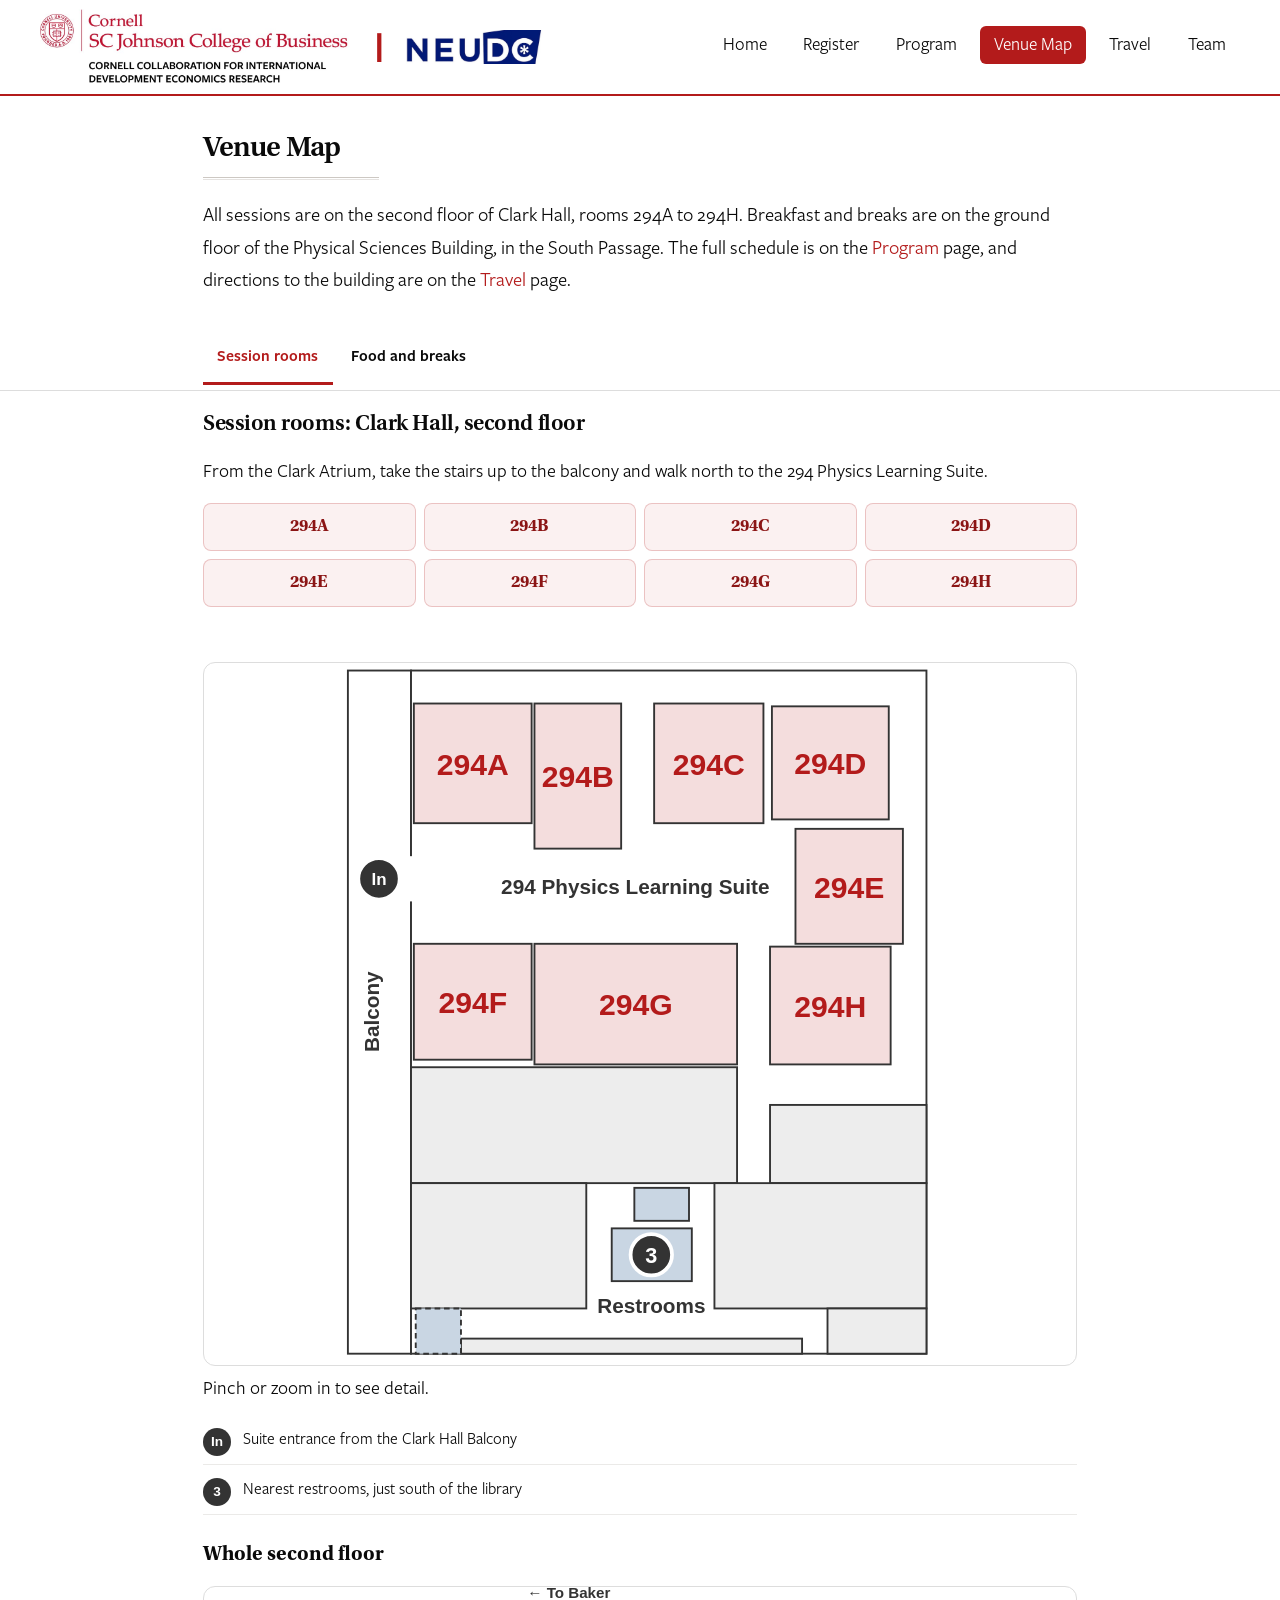
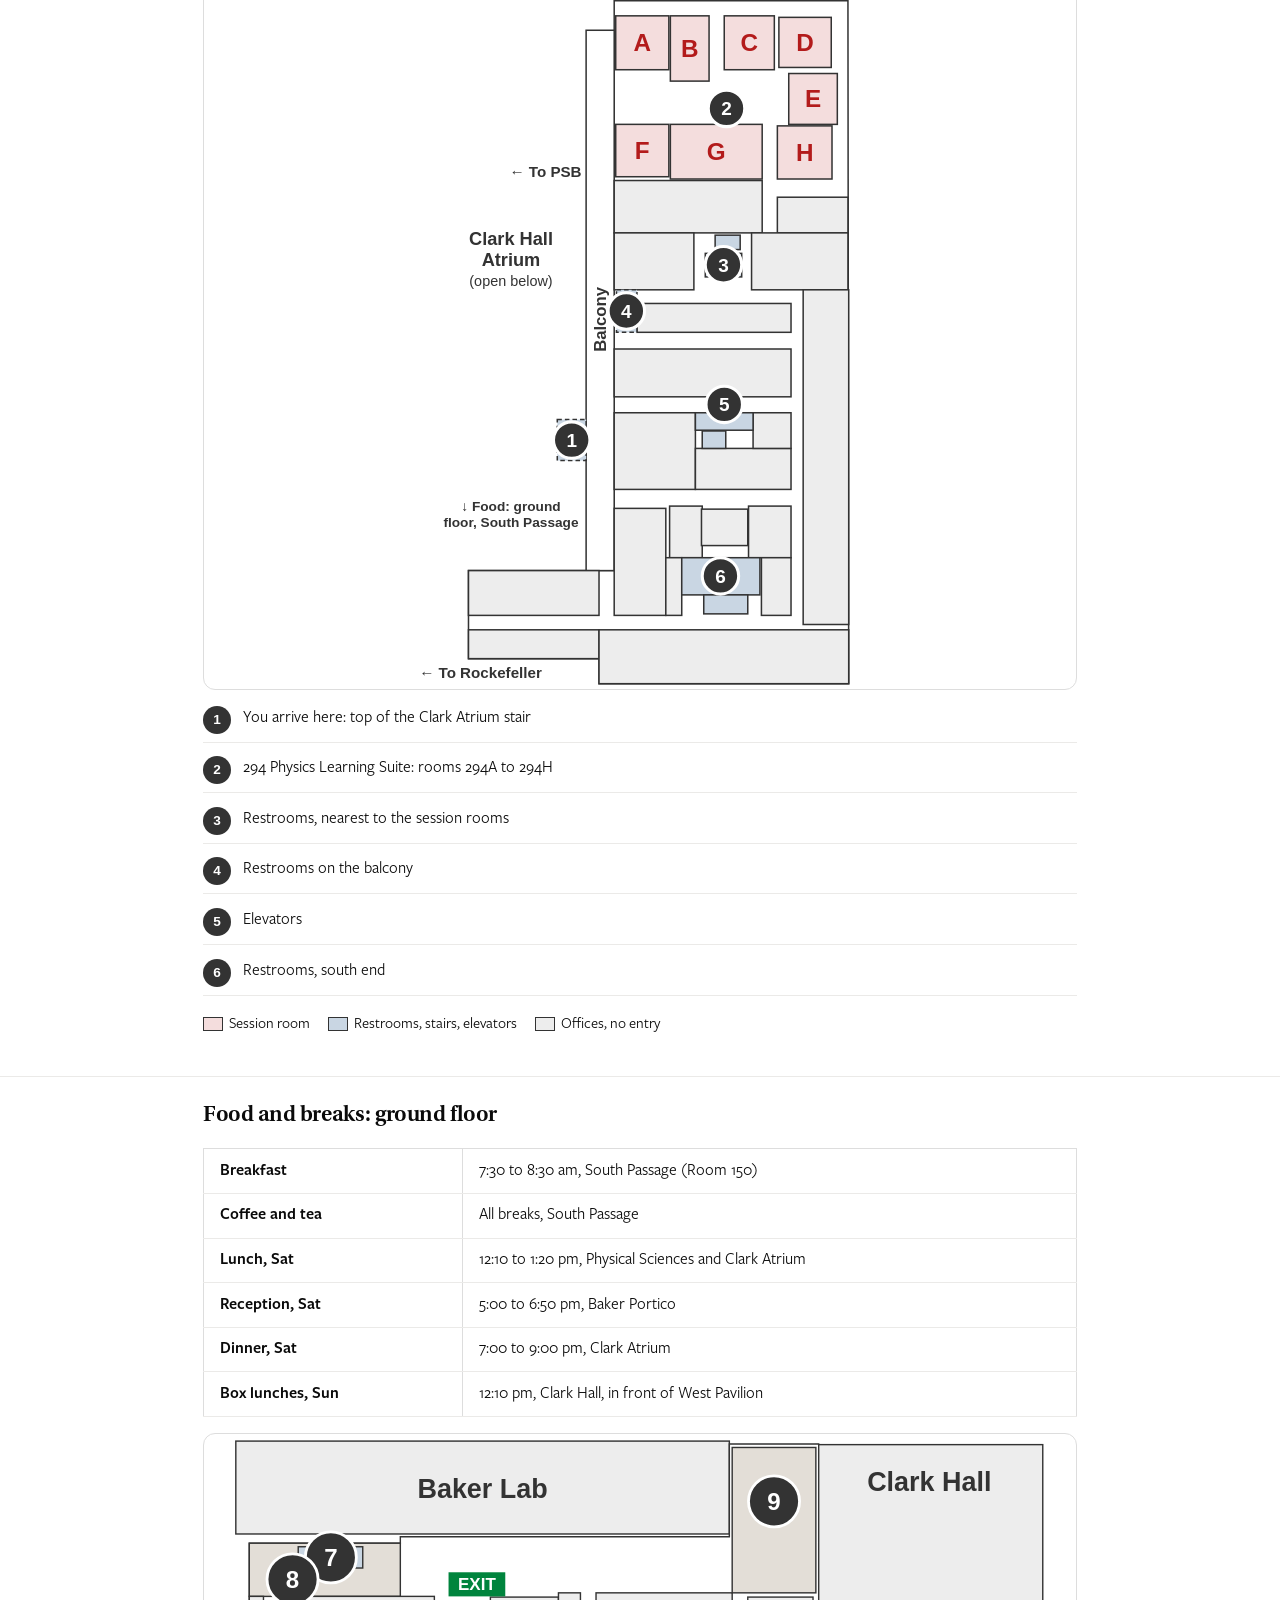
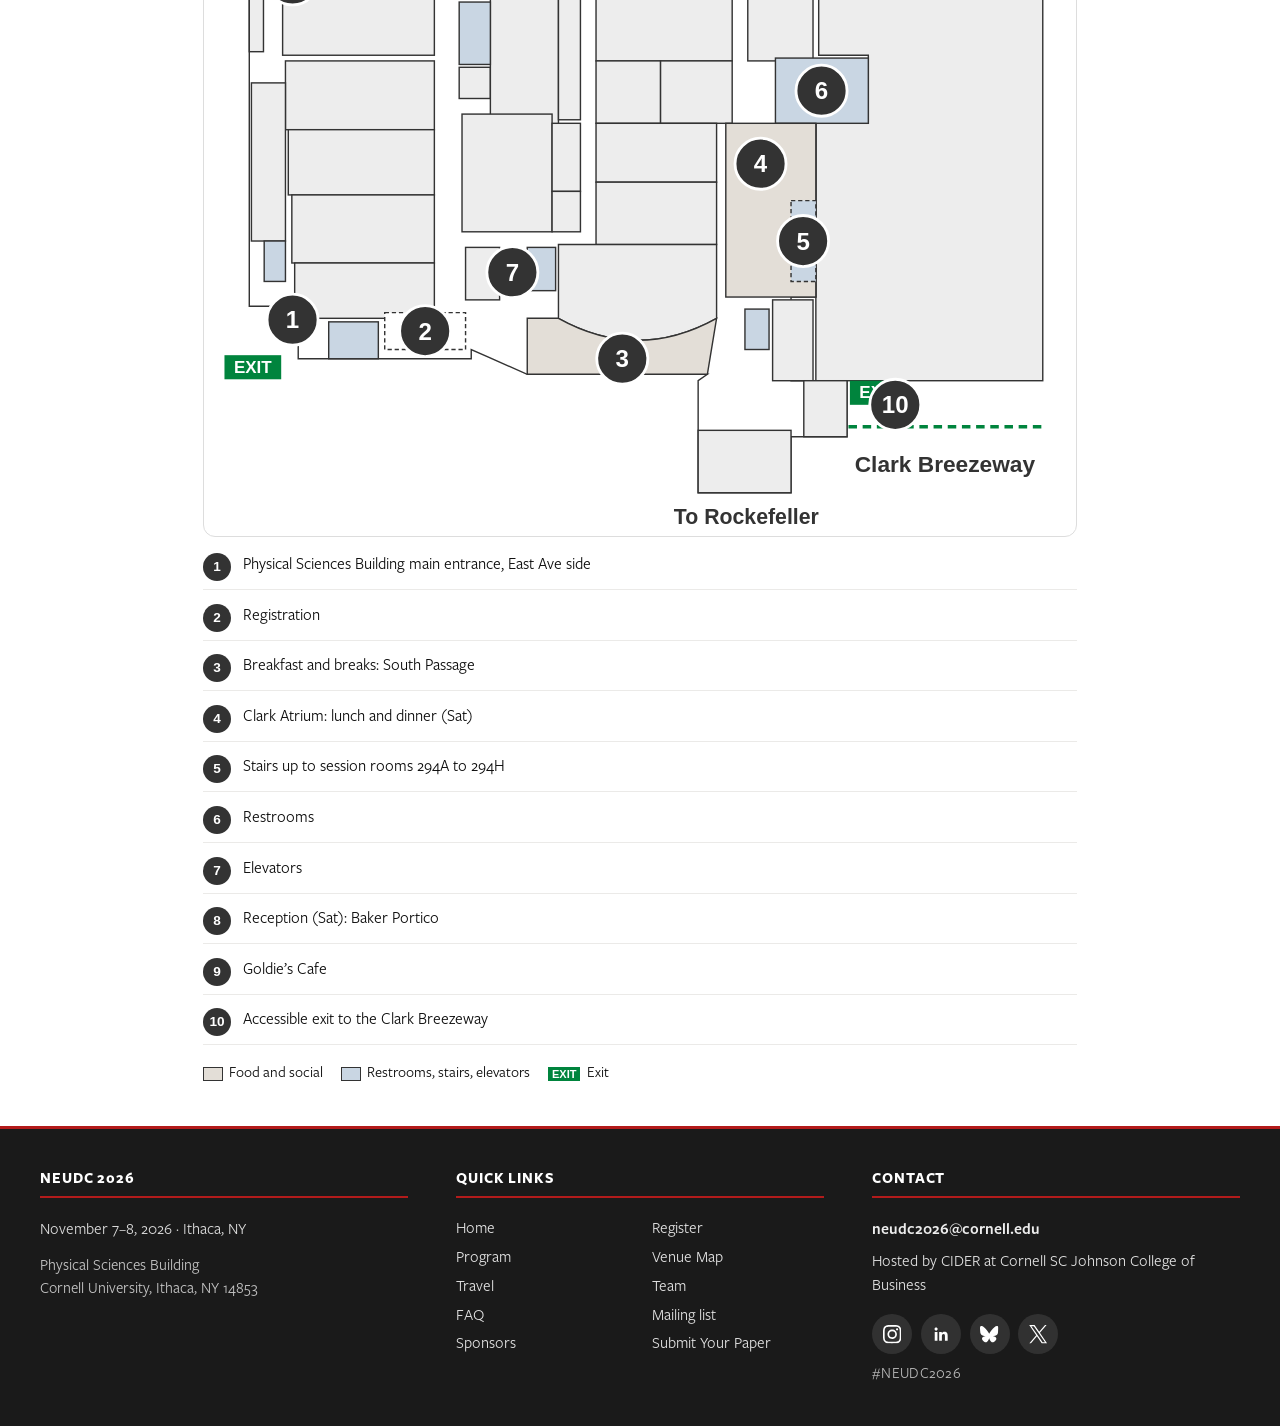
<file: venue-map.html>
<!DOCTYPE html>
<html lang="en">
<head>
  <meta charset="utf-8">
  <meta name="viewport" content="width=device-width, initial-scale=1">
  <link rel="icon" href="favicon.svg" type="image/svg+xml">
  <link rel="icon" href="favicon-48.png" type="image/png" sizes="48x48">
  <link rel="icon" href="favicon-32.png" type="image/png" sizes="32x32">
  <link rel="apple-touch-icon" href="apple-touch-icon.png">
  <title>NEUDC 2026 Venue Map | Rooms, Food and Restrooms | Cornell University</title>
  <meta name="description" content="Venue map for NEUDC 2026: find session rooms 294A to 294H in Clark Hall, breakfast and breaks in the Physical Sciences Building, restrooms, elevators and exits.">
  <meta name="keywords" content="NEUDC 2026 travel, Ithaca hotels NEUDC, Cornell University venue, Physical Sciences Building, Ithaca airport, NEUDC lodging, TCAT Cornell, development economics conference travel">
  <meta name="robots" content="index, follow, max-image-preview:large, max-snippet:-1, max-video-preview:-1">
  <meta name="googlebot" content="index, follow">
  <meta name="author" content="NEUDC 2026 Organizing Committee, Cornell University">
  <meta name="creator" content="Carey Okal">
  <meta name="designer" content="Carey Okal">
  <meta name="geo.region" content="US-NY">
  <meta name="geo.placename" content="Ithaca">
  <meta name="theme-color" content="#b31b1b">
  <link rel="canonical" href="https://cidercornell.github.io/neudc2026/venue-map.html">
  <link rel="alternate" hreflang="en-US" href="https://cidercornell.github.io/neudc2026/venue-map.html">
  <meta property="og:type" content="website">
  <meta property="og:site_name" content="NEUDC 2026">
  <meta property="og:locale" content="en_US">
  <meta property="og:title" content="NEUDC 2026 Venue Map">
  <meta property="og:description" content="Airports, NEUDC conference hotels, TCAT transit, parking, and venue details for NEUDC 2026 at Cornell University in Ithaca, NY.">
  <meta property="og:url" content="https://cidercornell.github.io/neudc2026/venue-map.html">
  <meta property="og:image" content="https://cidercornell.github.io/neudc2026/cornell-seal-512.png">
  <meta property="og:image:width" content="512">
  <meta property="og:image:height" content="512">
  <meta property="og:image:alt" content="Cornell University seal — NEUDC 2026">
  <meta name="twitter:card" content="summary_large_image">
  <meta name="twitter:site" content="@NEUDC_2026">
  <meta name="twitter:title" content="NEUDC 2026 Venue Map">
  <meta name="twitter:description" content="Airports, lodging, TCAT transit, parking, and venue details for NEUDC 2026 at Cornell University in Ithaca, NY.">
  <meta name="twitter:image" content="https://cidercornell.github.io/neudc2026/cornell-seal-512.png">
  <link rel="stylesheet" href="styles.css">

  <style>
    /* Venue map page. Scoped to .vm; uses the site's tokens from styles.css. */
    .vm { --vm-grey:#EDEDED; --vm-svc:#C9D6E3; --vm-food:#E3DED7; --vm-sess:#F4DDDD; --vm-green:#00843D; --vm-ink:#333333; }
    .vm-tabs { position: sticky; top: var(--site-header-offset); z-index: 50; background: var(--white); border-bottom: 1px solid var(--border); }
    .vm-tabs { padding: 0 var(--site-gutter); }
    .vm-tabs ul { list-style: none; margin: 0 auto; padding: 0; max-width: var(--content-max); display: flex; gap: 0.25rem; overflow-x: auto; }
    .vm-tabs a { display: block; padding: 0.7rem 0.9rem; font-size: 1rem; font-weight: 600; color: var(--text); text-decoration: none; border-bottom: 3px solid transparent; white-space: nowrap; }
    .vm-tabs a[aria-current="true"] { color: var(--cornell-red); border-bottom-color: var(--cornell-red); }
    .vm section { scroll-margin-top: calc(var(--site-header-offset) + 3.4rem); }
    .vm-lead { font-size: var(--type-lead); }
    .vm-map { margin: 0.75rem 0 0.5rem; background: var(--white); border: 1px solid var(--border); border-radius: 12px; overflow: hidden; }
    .vm-map svg { display: block; width: 100%; height: auto; max-height: 78vh; margin: 0 auto; font-family: Arial, Calibri, sans-serif; }
    .vm-hint { font-size: 0.95rem; margin: 0.25rem 0 0.75rem; }
    .vm-rooms { display: grid; grid-template-columns: repeat(4, minmax(0, 1fr)); gap: 0.5rem; margin: 0.6rem 0; }
    .vm-room { min-height: 48px; border: 1px solid var(--sched-red-line, rgba(179,27,27,.22)); border-radius: 8px; background: var(--sched-red-wash, rgba(179,27,27,.06)); color: var(--cornell-red-dark); font-family: var(--font-heading); font-size: 1.1rem; font-weight: 700; cursor: pointer; font-variant-numeric: tabular-nums; }
    .vm-room:hover { border-color: var(--cornell-red); }
    .vm-room[aria-pressed="true"] { background: var(--cornell-red); border-color: var(--cornell-red); color: var(--white); }
    .vm-found { min-height: 1.6em; font-weight: 600; font-size: 1rem; margin: 0.25rem 0; }
    .vm .room.hl { fill: #B31B1B; }
    .vm .roomlbl.hl { fill: #FFFFFF; }
    .vm-key { list-style: none; padding: 0; margin: 0.5rem 0 1rem; font-size: 1.02rem; line-height: 1.45; }
    .vm-key li { display: flex; gap: 0.75rem; align-items: flex-start; padding: 0.5rem 0; border-bottom: 1px solid var(--border-light); }
    .vm-k { flex: 0 0 28px; height: 28px; border-radius: 50%; background: var(--vm-ink); color: var(--white); font-size: 0.85rem; font-weight: 700; line-height: 28px; text-align: center; font-family: Arial, Calibri, sans-serif; }
    .vm-times { width: 100%; border-collapse: collapse; font-size: 1.02rem; line-height: 1.4; margin: 0.5rem 0 1rem; }
    .vm .vm-times td { padding: 0.65rem 1rem; border-bottom: 1px solid var(--border-light); vertical-align: top; }
    .vm-times td:first-child { font-weight: 600; white-space: nowrap; }
    .vm-legend { display: flex; flex-wrap: wrap; gap: 0.4rem 1.1rem; font-size: 0.95rem; margin: 0.25rem 0 1rem; }
    .vm-legend span { display: inline-flex; align-items: center; gap: 0.4rem; }
    .vm-sw { width: 20px; height: 14px; border: 1.5px solid var(--vm-ink); display: inline-block; }
    .vm-exit { background: var(--vm-green); color: #fff; font: 700 11px Arial, sans-serif; padding: 1px 4px; }
    @media (max-width: 640px) {
      .vm-tabs { padding: 0 1rem; }
      .vm-tabs a { padding: 0.65rem 0.6rem; font-size: 0.95rem; }
      .vm .section-wrap { padding-left: 0; padding-right: 0; }
      .vm-map { margin-left: calc(-1 * var(--sched-gutter, 1.25rem) + 0.25rem); margin-right: calc(-1 * var(--sched-gutter, 1.25rem) + 0.25rem); border-radius: 0; border-left: 0; border-right: 0; }
    }
    @media print { .vm-tabs, .scroll-to-top { display: none; } .vm section { break-inside: avoid; } }
  </style>
</head>
<body id="top" class="logistics-page">
  <a href="#top" class="scroll-to-top" aria-label="Scroll to top" title="Back to top">↑</a>
  <header class="site-header">
    <div class="wrap">
      <div class="header-left">
        <div class="logo-link">
          <a href="index.html" class="logo-link__brand">
            <img src="SC-Johnson-College-Logo-package/Digital/PNG/cornell-cider-header-logo.png" alt="Cornell SC Johnson College of Business" class="logo-cornell">
          </a>
          <span class="logo-sep" aria-hidden="true">|</span>
          <a href="https://neudc.org/" class="logo-link__brand" target="_blank" rel="noopener noreferrer" aria-label="NEUDC (neudc.org)">
            <img src="NEUDC%20logo.jpg" alt="" class="logo-neudc">
          </a>
        </div>
        <button type="button" class="hamburger" aria-label="Toggle menu" aria-expanded="false">
          <span class="hamburger-line"></span>
          <span class="hamburger-line"></span>
          <span class="hamburger-line"></span>
        </button>
      </div>
      <nav class="nav-wrapper" aria-label="Main">
        <ul class="nav">
          <li><a href="index.html">Home</a></li>
          <li><a href="register.html">Register</a></li>
          <li><a href="program.html">Program</a></li>
          <li><a href="venue-map.html" class="active">Venue Map</a></li>
          <li><a href="travel.html">Travel</a></li>
          <li><a href="team.html">Team</a></li>
        </ul>
      </nav>
    </div>
  </header>

    <div class="vm">
  <section class="content-section logistics-page-section" aria-labelledby="vm-heading">
    <div class="section-wrap logistics-page__wrap">
      <div class="program-panel">
        <div class="program-panel-head">
          <h1 id="vm-heading" class="subpage-title">Venue Map</h1>
          <p class="vm-lead">All sessions are on the second floor of Clark Hall, rooms 294A to 294H. Breakfast and breaks are on the ground floor of the Physical Sciences Building, in the South Passage. The full schedule is on the <a href="program.html">Program</a> page, and directions to the building are on the <a href="travel.html#arrive">Travel</a> page.</p>
        </div>
      </div>
    </div>
  </section>

  <nav class="vm-tabs" aria-label="Venue map sections"><ul><li><a href="#sessions">Session rooms</a></li><li><a href="#ground">Food and breaks</a></li></ul></nav>

  <section id="sessions" class="content-section logistics-onsite">
    <div class="section-wrap logistics-page__wrap">
      <h2 class="section-title">Session rooms: Clark Hall, second floor</h2>
      <p>From the Clark Atrium, take the stairs up to the balcony and walk north to the 294 Physics Learning Suite.</p>
      <div class="vm-rooms" role="group" aria-label="Highlight a session room"><button type="button" class="vm-room" data-go="294A">294A</button><button type="button" class="vm-room" data-go="294B">294B</button><button type="button" class="vm-room" data-go="294C">294C</button><button type="button" class="vm-room" data-go="294D">294D</button><button type="button" class="vm-room" data-go="294E">294E</button><button type="button" class="vm-room" data-go="294F">294F</button><button type="button" class="vm-room" data-go="294G">294G</button><button type="button" class="vm-room" data-go="294H">294H</button></div>
      <p class="vm-found" id="vm-found" aria-live="polite"></p>
      <div class="vm-map" id="suite-map"><svg viewBox="690 100 640 745" role="img" aria-label="294 Physics Learning Suite with rooms 294A to 294H"><rect x="700" y="108" width="67" height="725" fill="#FFFFFF" stroke="#333333" stroke-width="2"/><rect x="767" y="108" width="547" height="725" fill="#FFFFFF" stroke="#333333" stroke-width="2"/><rect x="770" y="143" width="125" height="127" fill="#F4DDDD" stroke="#333333" stroke-width="2" class="room" data-room="294A"/><text x="832.5" y="218.5" font-size="32" font-weight="700" text-anchor="middle" fill="#B31B1B" class="roomlbl" data-room="294A">294A</text><rect x="898" y="143" width="92" height="154" fill="#F4DDDD" stroke="#333333" stroke-width="2" class="room" data-room="294B"/><text x="944.0" y="232.0" font-size="32" font-weight="700" text-anchor="middle" fill="#B31B1B" class="roomlbl" data-room="294B">294B</text><rect x="1025" y="143" width="116" height="127" fill="#F4DDDD" stroke="#333333" stroke-width="2" class="room" data-room="294C"/><text x="1083.0" y="218.5" font-size="32" font-weight="700" text-anchor="middle" fill="#B31B1B" class="roomlbl" data-room="294C">294C</text><rect x="1150" y="146" width="124" height="120" fill="#F4DDDD" stroke="#333333" stroke-width="2" class="room" data-room="294D"/><text x="1212.0" y="218.0" font-size="32" font-weight="700" text-anchor="middle" fill="#B31B1B" class="roomlbl" data-room="294D">294D</text><rect x="1175" y="276" width="114" height="122" fill="#F4DDDD" stroke="#333333" stroke-width="2" class="room" data-room="294E"/><text x="1232.0" y="349.0" font-size="32" font-weight="700" text-anchor="middle" fill="#B31B1B" class="roomlbl" data-room="294E">294E</text><rect x="770" y="398" width="125" height="123" fill="#F4DDDD" stroke="#333333" stroke-width="2" class="room" data-room="294F"/><text x="832.5" y="471.5" font-size="32" font-weight="700" text-anchor="middle" fill="#B31B1B" class="roomlbl" data-room="294F">294F</text><rect x="898" y="398" width="215" height="128" fill="#F4DDDD" stroke="#333333" stroke-width="2" class="room" data-room="294G"/><text x="1005.5" y="474.0" font-size="32" font-weight="700" text-anchor="middle" fill="#B31B1B" class="roomlbl" data-room="294G">294G</text><rect x="1148" y="401" width="128" height="125" fill="#F4DDDD" stroke="#333333" stroke-width="2" class="room" data-room="294H"/><text x="1212.0" y="475.5" font-size="32" font-weight="700" text-anchor="middle" fill="#B31B1B" class="roomlbl" data-room="294H">294H</text><rect x="767" y="529" width="346" height="123" fill="#EDEDED" stroke="#333333" stroke-width="2"/><rect x="1148" y="569" width="166" height="83" fill="#EDEDED" stroke="#333333" stroke-width="2"/><rect x="767" y="652" width="186" height="133" fill="#EDEDED" stroke="#333333" stroke-width="2"/><rect x="1089" y="652" width="225" height="133" fill="#EDEDED" stroke="#333333" stroke-width="2"/><rect x="820" y="817" width="362" height="16" fill="#EDEDED" stroke="#333333" stroke-width="2"/><rect x="1209" y="785" width="105" height="48" fill="#EDEDED" stroke="#333333" stroke-width="2"/><rect x="1004" y="657" width="58" height="35" fill="#C9D6E3" stroke="#333333" stroke-width="2"/><rect x="980" y="700" width="85" height="56" fill="#C9D6E3" stroke="#333333" stroke-width="2"/><rect x="772" y="785" width="48" height="48" fill="#C9D6E3" stroke="#333333" stroke-width="2" stroke-dasharray="6 4"/><text x="1022" y="790" font-size="22" font-weight="700" text-anchor="middle" fill="#333333">Restrooms</text><rect x="762" y="305" width="10" height="48" fill="#FFFFFF"/><text x="733" y="470" font-size="22" font-weight="700" text-anchor="middle" fill="#333333" transform="rotate(-90 733 470)">Balcony</text><text x="1005" y="345" font-size="22" font-weight="700" text-anchor="middle" fill="#333333">294 Physics Learning Suite</text><g class="pin" data-pin="In"><circle cx="733" cy="329" r="22" fill="#333333" stroke="#FFFFFF" stroke-width="4"/><text x="733" y="335.5" font-size="18" font-weight="700" text-anchor="middle" fill="#FFFFFF">In</text></g><g class="pin" data-pin="3"><circle cx="1022" cy="728" r="22" fill="#333333" stroke="#FFFFFF" stroke-width="4"/><text x="1022" y="736.3" font-size="23" font-weight="700" text-anchor="middle" fill="#FFFFFF">3</text></g></svg></div>
      <p class="vm-hint">Pinch or zoom in to see detail.</p>
      <ol class="vm-key"><li><span class="vm-k">In</span><span>Suite entrance from the Clark Hall Balcony</span></li><li><span class="vm-k">3</span><span>Nearest restrooms, just south of the library</span></li></ol>
      <h3>Whole second floor</h3>
      <div class="vm-map"><svg viewBox="40 90 590 925" role="img" aria-label="Second floor map of Clark Hall"><path transform="translate(109 108)" d="M192 0H500L501 900H172V867H0V751H192Z" fill="#FFFFFF" stroke="#333333" stroke-width="2"/><rect x="264" y="147" width="37" height="712" fill="#FFFFFF" stroke="#333333" stroke-width="2"/><rect x="303" y="128" width="70" height="71" fill="#F4DDDD" stroke="#333333" stroke-width="2" class="room" data-room="294A"/><text x="338.0" y="174.5" font-size="32" font-weight="700" text-anchor="middle" fill="#B31B1B" class="roomlbl" data-room="294A">A</text><rect x="375" y="128" width="51" height="86" fill="#F4DDDD" stroke="#333333" stroke-width="2" class="room" data-room="294B"/><text x="400.5" y="182.0" font-size="32" font-weight="700" text-anchor="middle" fill="#B31B1B" class="roomlbl" data-room="294B">B</text><rect x="446" y="128" width="66" height="71" fill="#F4DDDD" stroke="#333333" stroke-width="2" class="room" data-room="294C"/><text x="479.0" y="174.5" font-size="32" font-weight="700" text-anchor="middle" fill="#B31B1B" class="roomlbl" data-room="294C">C</text><rect x="518" y="130" width="69" height="66" fill="#F4DDDD" stroke="#333333" stroke-width="2" class="room" data-room="294D"/><text x="552.5" y="174.0" font-size="32" font-weight="700" text-anchor="middle" fill="#B31B1B" class="roomlbl" data-room="294D">D</text><rect x="531" y="204" width="64" height="67" fill="#F4DDDD" stroke="#333333" stroke-width="2" class="room" data-room="294E"/><text x="563.0" y="248.5" font-size="32" font-weight="700" text-anchor="middle" fill="#B31B1B" class="roomlbl" data-room="294E">E</text><rect x="303" y="271" width="70" height="69" fill="#F4DDDD" stroke="#333333" stroke-width="2" class="room" data-room="294F"/><text x="338.0" y="316.5" font-size="32" font-weight="700" text-anchor="middle" fill="#B31B1B" class="roomlbl" data-room="294F">F</text><rect x="375" y="271" width="121" height="72" fill="#F4DDDD" stroke="#333333" stroke-width="2" class="room" data-room="294G"/><text x="435.5" y="318.0" font-size="32" font-weight="700" text-anchor="middle" fill="#B31B1B" class="roomlbl" data-room="294G">G</text><rect x="516" y="273" width="72" height="70" fill="#F4DDDD" stroke="#333333" stroke-width="2" class="room" data-room="294H"/><text x="552.0" y="319.0" font-size="32" font-weight="700" text-anchor="middle" fill="#B31B1B" class="roomlbl" data-room="294H">H</text><rect x="301" y="345" width="195" height="69" fill="#EDEDED" stroke="#333333" stroke-width="2"/><rect x="516" y="367" width="93" height="47" fill="#EDEDED" stroke="#333333" stroke-width="2"/><rect x="301" y="414" width="105" height="75" fill="#EDEDED" stroke="#333333" stroke-width="2"/><rect x="482" y="414" width="127" height="75" fill="#EDEDED" stroke="#333333" stroke-width="2"/><rect x="331" y="507" width="203" height="38" fill="#EDEDED" stroke="#333333" stroke-width="2"/><rect x="301" y="567" width="233" height="63" fill="#EDEDED" stroke="#333333" stroke-width="2"/><rect x="550" y="489" width="60" height="441" fill="#EDEDED" stroke="#333333" stroke-width="2"/><rect x="301" y="651" width="107" height="101" fill="#EDEDED" stroke="#333333" stroke-width="2"/><rect x="408" y="698" width="126" height="54" fill="#EDEDED" stroke="#333333" stroke-width="2"/><rect x="484" y="651" width="50" height="47" fill="#EDEDED" stroke="#333333" stroke-width="2"/><rect x="301" y="777" width="68" height="141" fill="#EDEDED" stroke="#333333" stroke-width="2"/><rect x="374" y="774" width="43" height="68" fill="#EDEDED" stroke="#333333" stroke-width="2"/><rect x="416" y="778" width="61" height="48" fill="#EDEDED" stroke="#333333" stroke-width="2"/><rect x="478" y="774" width="56" height="68" fill="#EDEDED" stroke="#333333" stroke-width="2"/><rect x="369" y="842" width="21" height="76" fill="#EDEDED" stroke="#333333" stroke-width="2"/><rect x="495" y="842" width="39" height="76" fill="#EDEDED" stroke="#333333" stroke-width="2"/><rect x="109" y="859" width="172" height="59" fill="#EDEDED" stroke="#333333" stroke-width="2"/><rect x="109" y="937" width="172" height="38" fill="#EDEDED" stroke="#333333" stroke-width="2"/><rect x="281" y="937" width="329" height="71" fill="#EDEDED" stroke="#333333" stroke-width="2"/><rect x="434" y="417" width="33" height="19" fill="#C9D6E3" stroke="#333333" stroke-width="2"/><rect x="421" y="441" width="48" height="31" fill="#C9D6E3" stroke="#333333" stroke-width="2"/><rect x="408" y="651" width="76" height="23" fill="#C9D6E3" stroke="#333333" stroke-width="2"/><rect x="417" y="675" width="31" height="23" fill="#C9D6E3" stroke="#333333" stroke-width="2"/><rect x="390" y="842" width="103" height="49" fill="#C9D6E3" stroke="#333333" stroke-width="2"/><rect x="419" y="891" width="58" height="25" fill="#C9D6E3" stroke="#333333" stroke-width="2"/><rect x="304" y="489" width="27" height="27" fill="#C9D6E3" stroke="#333333" stroke-width="2" stroke-dasharray="6 4"/><rect x="304" y="516" width="27" height="29" fill="#C9D6E3" stroke="#333333" stroke-width="2" stroke-dasharray="6 4"/><rect x="226" y="660" width="38" height="54" fill="#C9D6E3" stroke="#333333" stroke-width="2" stroke-dasharray="6 4"/><text x="165" y="430" font-size="24" font-weight="700" text-anchor="middle" fill="#333333">Clark Hall</text><text x="165" y="458" font-size="24" font-weight="700" text-anchor="middle" fill="#333333">Atrium</text><text x="165" y="484" font-size="19" text-anchor="middle" fill="#333333">(open below)</text><text x="282" y="520" font-size="22" font-weight="700" text-anchor="middle" fill="#333333" transform="rotate(-90 290 520)">Balcony</text><text x="296" y="104" font-size="20" font-weight="700" text-anchor="end" fill="#333333">← To Baker</text><text x="258" y="340" font-size="20" font-weight="700" text-anchor="end" fill="#333333">← To PSB</text><text x="44" y="1000" font-size="20" font-weight="700" text-anchor="start" fill="#333333">← To Rockefeller</text><text x="165" y="780" font-size="18" font-weight="700" text-anchor="middle" fill="#333333">↓ Food: ground</text><text x="165" y="802" font-size="18" font-weight="700" text-anchor="middle" fill="#333333">floor, South Passage</text><g class="pin" data-pin="1"><circle cx="245" cy="687" r="24" fill="#333333" stroke="#FFFFFF" stroke-width="4"/><text x="245" y="696.0" font-size="25" font-weight="700" text-anchor="middle" fill="#FFFFFF">1</text></g><g class="pin" data-pin="2"><circle cx="449" cy="250" r="24" fill="#333333" stroke="#FFFFFF" stroke-width="4"/><text x="449" y="259.0" font-size="25" font-weight="700" text-anchor="middle" fill="#FFFFFF">2</text></g><g class="pin" data-pin="3"><circle cx="445" cy="456" r="24" fill="#333333" stroke="#FFFFFF" stroke-width="4"/><text x="445" y="465.0" font-size="25" font-weight="700" text-anchor="middle" fill="#FFFFFF">3</text></g><g class="pin" data-pin="4"><circle cx="317" cy="517" r="24" fill="#333333" stroke="#FFFFFF" stroke-width="4"/><text x="317" y="526.0" font-size="25" font-weight="700" text-anchor="middle" fill="#FFFFFF">4</text></g><g class="pin" data-pin="5"><circle cx="446" cy="640" r="24" fill="#333333" stroke="#FFFFFF" stroke-width="4"/><text x="446" y="649.0" font-size="25" font-weight="700" text-anchor="middle" fill="#FFFFFF">5</text></g><g class="pin" data-pin="6"><circle cx="441" cy="866" r="24" fill="#333333" stroke="#FFFFFF" stroke-width="4"/><text x="441" y="875.0" font-size="25" font-weight="700" text-anchor="middle" fill="#FFFFFF">6</text></g></svg></div>
      <ol class="vm-key"><li><span class="vm-k">1</span><span>You arrive here: top of the Clark Atrium stair</span></li><li><span class="vm-k">2</span><span>294 Physics Learning Suite: rooms 294A to 294H</span></li><li><span class="vm-k">3</span><span>Restrooms, nearest to the session rooms</span></li><li><span class="vm-k">4</span><span>Restrooms on the balcony</span></li><li><span class="vm-k">5</span><span>Elevators</span></li><li><span class="vm-k">6</span><span>Restrooms, south end</span></li></ol>
      <div class="vm-legend"><span><i class="vm-sw" style="background:var(--vm-sess)"></i>Session room</span><span><i class="vm-sw" style="background:var(--vm-svc)"></i>Restrooms, stairs, elevators</span><span><i class="vm-sw" style="background:var(--vm-grey)"></i>Offices, no entry</span></div>
    </div>
  </section>

  <section id="ground" class="content-section logistics-onsite">
    <div class="section-wrap logistics-page__wrap">
      <h2 class="section-title">Food and breaks: ground floor</h2>
      <table class="vm-times">
        <tr><td>Breakfast</td><td>7:30 to 8:30 am, South Passage (Room 150)</td></tr>
        <tr><td>Coffee and tea</td><td>All breaks, South Passage</td></tr>
        <tr><td>Lunch, Sat</td><td>12:10 to 1:20 pm, Physical Sciences and Clark Atrium</td></tr>
        <tr><td>Reception, Sat</td><td>5:00 to 6:50 pm, Baker Portico</td></tr>
        <tr><td>Dinner, Sat</td><td>7:00 to 9:00 pm, Clark Atrium</td></tr>
        <tr><td>Box lunches, Sun</td><td>12:10 pm, Clark Hall, in front of West Pavilion</td></tr>
      </table>
      <div class="vm-map"><svg viewBox="30 95 1200 990" role="img" aria-label="Ground floor map: food, breaks and social areas"><rect x="60" y="105" width="696" height="131" fill="#EDEDED" stroke="#333333" stroke-width="2"/><text x="408" y="185" font-size="38" font-weight="700" text-anchor="middle" fill="#333333">Baker Lab</text><rect x="878" y="110" width="320" height="756" fill="#EDEDED" stroke="#333333" stroke-width="2"/><text x="1038" y="175" font-size="38" font-weight="700" text-anchor="middle" fill="#333333">Clark Hall</text><path transform="translate(79 109)" d="M0 140 L213 140 L213 131 L677 131 L677 0 L803 0 L803 298 L873 298 L873 394 L799 394 L799 639 L764 639 L764 757 L843 757 L843 836 L764 836 L764 915 L633 915 L633 757 L646 748 L392 748 L313 713 L313 726 L69 726 L69 652 L0 652Z" fill="#FFFFFF" stroke="#333333" stroke-width="2"/><rect x="79" y="249" width="213" height="75" fill="#E3DED7" stroke="#333333" stroke-width="2"/><rect x="148" y="254" width="30" height="30" fill="#C9D6E3" stroke="#333333" stroke-width="2"/><rect x="204" y="254" width="35" height="30" fill="#C9D6E3" stroke="#333333" stroke-width="2"/><rect x="79" y="324" width="20" height="78" fill="#EDEDED" stroke="#333333" stroke-width="2"/><rect x="126" y="324" width="214" height="83" fill="#EDEDED" stroke="#333333" stroke-width="2"/><rect x="130" y="415" width="210" height="97" fill="#EDEDED" stroke="#333333" stroke-width="2"/><rect x="134" y="512" width="206" height="92" fill="#EDEDED" stroke="#333333" stroke-width="2"/><rect x="139" y="604" width="201" height="96" fill="#EDEDED" stroke="#333333" stroke-width="2"/><rect x="143" y="700" width="197" height="78" fill="#EDEDED" stroke="#333333" stroke-width="2"/><rect x="82" y="446" width="48" height="223" fill="#EDEDED" stroke="#333333" stroke-width="2"/><rect x="375" y="424" width="44" height="44" fill="#EDEDED" stroke="#333333" stroke-width="2"/><rect x="419" y="325" width="96" height="191" fill="#EDEDED" stroke="#333333" stroke-width="2"/><rect x="515" y="319" width="31" height="179" fill="#EDEDED" stroke="#333333" stroke-width="2"/><rect x="379" y="490" width="127" height="166" fill="#EDEDED" stroke="#333333" stroke-width="2"/><rect x="506" y="503" width="40" height="96" fill="#EDEDED" stroke="#333333" stroke-width="2"/><rect x="506" y="599" width="40" height="57" fill="#EDEDED" stroke="#333333" stroke-width="2"/><rect x="568" y="319" width="192" height="96" fill="#EDEDED" stroke="#333333" stroke-width="2"/><rect x="568" y="415" width="91" height="88" fill="#EDEDED" stroke="#333333" stroke-width="2"/><rect x="659" y="415" width="101" height="88" fill="#EDEDED" stroke="#333333" stroke-width="2"/><rect x="568" y="503" width="170" height="83" fill="#EDEDED" stroke="#333333" stroke-width="2"/><rect x="568" y="586" width="170" height="88" fill="#EDEDED" stroke="#333333" stroke-width="2"/><rect x="384" y="678" width="48" height="74" fill="#EDEDED" stroke="#333333" stroke-width="2"/><rect x="782" y="325" width="92" height="90" fill="#EDEDED" stroke="#333333" stroke-width="2"/><rect x="817" y="752" width="57" height="114" fill="#EDEDED" stroke="#333333" stroke-width="2"/><rect x="861" y="866" width="61" height="79" fill="#EDEDED" stroke="#333333" stroke-width="2"/><rect x="712" y="936" width="131" height="88" fill="#EDEDED" stroke="#333333" stroke-width="2"/><rect x="100" y="669" width="30" height="57" fill="#C9D6E3" stroke="#333333" stroke-width="2"/><rect x="375" y="332" width="44" height="88" fill="#C9D6E3" stroke="#333333" stroke-width="2"/><rect x="432" y="682" width="35" height="62" fill="#C9D6E3" stroke="#333333" stroke-width="2"/><rect x="471" y="678" width="40" height="61" fill="#C9D6E3" stroke="#333333" stroke-width="2"/><rect x="778" y="765" width="34" height="57" fill="#C9D6E3" stroke="#333333" stroke-width="2"/><rect x="191" y="783" width="70" height="52" fill="#C9D6E3" stroke="#333333" stroke-width="2"/><path transform="translate(515 674)" d="M0 0H223V104Q111.5 166 0 104Z" fill="#EDEDED" stroke="#333333" stroke-width="2"/><path transform="translate(471 778)" d="M0 0H44Q155.5 62 267 0L254 79H0Z" fill="#E3DED7" stroke="#333333" stroke-width="2"/><rect x="821" y="411" width="131" height="92" fill="#C9D6E3" stroke="#333333" stroke-width="2"/><rect x="760" y="114" width="118" height="205" fill="#E3DED7" stroke="#333333" stroke-width="2"/><rect x="751" y="503" width="127" height="245" fill="#E3DED7" stroke="#333333" stroke-width="2"/><rect x="843" y="612" width="35" height="114" fill="#C9D6E3" stroke="#333333" stroke-width="2" stroke-dasharray="6 4"/><rect x="270" y="770" width="114" height="52" fill="#FFFFFF" stroke="#333333" stroke-width="2" stroke-dasharray="6 4"/><polyline points="924,931 1198,931" fill="none" stroke="#00843D" stroke-width="5" stroke-dasharray="12 8"/><g><rect x="360" y="290" width="80" height="34" fill="#00843D"/><text x="400.0" y="314.5" font-size="24" font-weight="700" text-anchor="middle" fill="#FFFFFF">EXIT</text></g><g><rect x="926" y="866" width="80" height="34" fill="#00843D"/><text x="966.0" y="890.5" font-size="24" font-weight="700" text-anchor="middle" fill="#FFFFFF">EXIT</text></g><g><rect x="44" y="830" width="80" height="34" fill="#00843D"/><text x="84.0" y="854.5" font-size="24" font-weight="700" text-anchor="middle" fill="#FFFFFF">EXIT</text></g><path d="M118 790L144 800L118 810Z" fill="#333333"/><text x="1060" y="995" font-size="32" font-weight="700" text-anchor="middle" fill="#333333">Clark Breezeway</text><text x="780" y="1068" font-size="30" font-weight="700" text-anchor="middle" fill="#333333">To Rockefeller</text><g class="pin" data-pin="1"><circle cx="140" cy="780" r="36" fill="#333333" stroke="#FFFFFF" stroke-width="4"/><text x="140" y="792.2" font-size="34" font-weight="700" text-anchor="middle" fill="#FFFFFF">1</text></g><g class="pin" data-pin="2"><circle cx="327" cy="796" r="36" fill="#333333" stroke="#FFFFFF" stroke-width="4"/><text x="327" y="808.2" font-size="34" font-weight="700" text-anchor="middle" fill="#FFFFFF">2</text></g><g class="pin" data-pin="3"><circle cx="605" cy="835" r="36" fill="#333333" stroke="#FFFFFF" stroke-width="4"/><text x="605" y="847.2" font-size="34" font-weight="700" text-anchor="middle" fill="#FFFFFF">3</text></g><g class="pin" data-pin="4"><circle cx="800" cy="560" r="36" fill="#333333" stroke="#FFFFFF" stroke-width="4"/><text x="800" y="572.2" font-size="34" font-weight="700" text-anchor="middle" fill="#FFFFFF">4</text></g><g class="pin" data-pin="5"><circle cx="860" cy="669" r="36" fill="#333333" stroke="#FFFFFF" stroke-width="4"/><text x="860" y="681.2" font-size="34" font-weight="700" text-anchor="middle" fill="#FFFFFF">5</text></g><g class="pin" data-pin="6"><circle cx="886" cy="457" r="36" fill="#333333" stroke="#FFFFFF" stroke-width="4"/><text x="886" y="469.2" font-size="34" font-weight="700" text-anchor="middle" fill="#FFFFFF">6</text></g><g class="pin" data-pin="7"><circle cx="450" cy="713" r="36" fill="#333333" stroke="#FFFFFF" stroke-width="4"/><text x="450" y="725.2" font-size="34" font-weight="700" text-anchor="middle" fill="#FFFFFF">7</text></g><g class="pin" data-pin="7"><circle cx="194" cy="269" r="36" fill="#333333" stroke="#FFFFFF" stroke-width="4"/><text x="194" y="281.2" font-size="34" font-weight="700" text-anchor="middle" fill="#FFFFFF">7</text></g><g class="pin" data-pin="8"><circle cx="140" cy="300" r="36" fill="#333333" stroke="#FFFFFF" stroke-width="4"/><text x="140" y="312.2" font-size="34" font-weight="700" text-anchor="middle" fill="#FFFFFF">8</text></g><g class="pin" data-pin="9"><circle cx="819" cy="190" r="36" fill="#333333" stroke="#FFFFFF" stroke-width="4"/><text x="819" y="202.2" font-size="34" font-weight="700" text-anchor="middle" fill="#FFFFFF">9</text></g><g class="pin" data-pin="10"><circle cx="990" cy="900" r="36" fill="#333333" stroke="#FFFFFF" stroke-width="4"/><text x="990" y="912.2" font-size="34" font-weight="700" text-anchor="middle" fill="#FFFFFF">10</text></g></svg></div>
      <ol class="vm-key"><li><span class="vm-k">1</span><span>Physical Sciences Building main entrance, East Ave side</span></li><li><span class="vm-k">2</span><span>Registration</span></li><li><span class="vm-k">3</span><span>Breakfast and breaks: South Passage</span></li><li><span class="vm-k">4</span><span>Clark Atrium: lunch and dinner (Sat)</span></li><li><span class="vm-k">5</span><span>Stairs up to session rooms 294A to 294H</span></li><li><span class="vm-k">6</span><span>Restrooms</span></li><li><span class="vm-k">7</span><span>Elevators</span></li><li><span class="vm-k">8</span><span>Reception (Sat): Baker Portico</span></li><li><span class="vm-k">9</span><span>Goldie&rsquo;s Cafe</span></li><li><span class="vm-k">10</span><span>Accessible exit to the Clark Breezeway</span></li></ol>
      <div class="vm-legend"><span><i class="vm-sw" style="background:var(--vm-food)"></i>Food and social</span><span><i class="vm-sw" style="background:var(--vm-svc)"></i>Restrooms, stairs, elevators</span><span><span class="vm-exit">EXIT</span>Exit</span></div>
    </div>
  </section>

  </div>

  <footer class="site-footer">
    <svg class="si-sprite" aria-hidden="true" focusable="false"><symbol id="si-instagram" viewBox="0 0 24 24"><path d="M7.0301.084c-1.2768.0602-2.1487.264-2.911.5634-.7888.3075-1.4575.72-2.1228 1.3877-.6652.6677-1.075 1.3368-1.3802 2.127-.2954.7638-.4956 1.6365-.552 2.914-.0564 1.2775-.0689 1.6882-.0626 4.947.0062 3.2586.0206 3.6671.0825 4.9473.061 1.2765.264 2.1482.5635 2.9107.308.7889.72 1.4573 1.388 2.1228.6679.6655 1.3365 1.0743 2.1285 1.38.7632.295 1.6361.4961 2.9134.552 1.2773.056 1.6884.069 4.9462.0627 3.2578-.0062 3.668-.0207 4.9478-.0814 1.28-.0607 2.147-.2652 2.9098-.5633.7889-.3086 1.4578-.72 2.1228-1.3881.665-.6682 1.0745-1.3378 1.3795-2.1284.2957-.7632.4966-1.636.552-2.9124.056-1.2809.0692-1.6898.063-4.948-.0063-3.2583-.021-3.6668-.0817-4.9465-.0607-1.2797-.264-2.1487-.5633-2.9117-.3084-.7889-.72-1.4568-1.3876-2.1228C21.2982 1.33 20.628.9208 19.8378.6165 19.074.321 18.2017.1197 16.9244.0645 15.6471.0093 15.236-.005 11.977.0014 8.718.0076 8.31.0215 7.0301.0839m.1402 21.6932c-1.17-.0509-1.8053-.2453-2.2287-.408-.5606-.216-.96-.4771-1.3819-.895-.422-.4178-.6811-.8186-.9-1.378-.1644-.4234-.3624-1.058-.4171-2.228-.0595-1.2645-.072-1.6442-.079-4.848-.007-3.2037.0053-3.583.0607-4.848.05-1.169.2456-1.805.408-2.2282.216-.5613.4762-.96.895-1.3816.4188-.4217.8184-.6814 1.3783-.9003.423-.1651 1.0575-.3614 2.227-.4171 1.2655-.06 1.6447-.072 4.848-.079 3.2033-.007 3.5835.005 4.8495.0608 1.169.0508 1.8053.2445 2.228.408.5608.216.96.4754 1.3816.895.4217.4194.6816.8176.9005 1.3787.1653.4217.3617 1.056.4169 2.2263.0602 1.2655.0739 1.645.0796 4.848.0058 3.203-.0055 3.5834-.061 4.848-.051 1.17-.245 1.8055-.408 2.2294-.216.5604-.4763.96-.8954 1.3814-.419.4215-.8181.6811-1.3783.9-.4224.1649-1.0577.3617-2.2262.4174-1.2656.0595-1.6448.072-4.8493.079-3.2045.007-3.5825-.006-4.848-.0608M16.953 5.5864A1.44 1.44 0 1 0 18.39 4.144a1.44 1.44 0 0 0-1.437 1.4424M5.8385 12.012c.0067 3.4032 2.7706 6.1557 6.173 6.1493 3.4026-.0065 6.157-2.7701 6.1506-6.1733-.0065-3.4032-2.771-6.1565-6.174-6.1498-3.403.0067-6.156 2.771-6.1496 6.1738M8 12.0077a4 4 0 1 1 4.008 3.9921A3.9996 3.9996 0 0 1 8 12.0077"/></symbol><symbol id="si-linkedin" viewBox="0 0 24 24"><path d="M20.447 20.452h-3.554v-5.569c0-1.328-.027-3.037-1.852-3.037-1.853 0-2.136 1.445-2.136 2.939v5.667H9.351V9h3.414v1.561h.046c.477-.9 1.637-1.85 3.37-1.85 3.601 0 4.267 2.37 4.267 5.455v6.286zM5.337 7.433c-1.144 0-2.063-.926-2.063-2.065 0-1.138.92-2.063 2.063-2.063 1.14 0 2.064.925 2.064 2.063 0 1.139-.925 2.065-2.064 2.065zm1.782 13.019H3.555V9h3.564v11.452z"/></symbol><symbol id="si-bluesky" viewBox="0 0 24 24"><path d="M5.202 2.857C7.954 4.922 10.913 9.11 12 11.358c1.087-2.247 4.046-6.436 6.798-8.501C20.783 1.366 24 .213 24 3.883c0 .732-.42 6.156-.667 7.037-.856 3.061-3.978 3.842-6.755 3.37 4.854.826 6.089 3.562 3.422 6.299-5.065 5.196-7.28-1.304-7.847-2.97-.104-.305-.152-.448-.153-.327 0-.121-.05.022-.153.327-.568 1.666-2.782 8.166-7.847 2.97-2.667-2.737-1.432-5.473 3.422-6.3-2.777.473-5.899-.308-6.755-3.369C.42 10.04 0 4.615 0 3.883c0-3.67 3.217-2.517 5.202-1.026"/></symbol><symbol id="si-x" viewBox="0 0 24 24"><path d="M14.234 10.162 22.977 0h-2.072l-7.591 8.824L7.251 0H.258l9.168 13.343L.258 24H2.33l8.016-9.318L16.749 24h6.993zm-2.837 3.299-.929-1.329L3.076 1.56h3.182l5.965 8.532.929 1.329 7.754 11.09h-3.182z"/></symbol></svg>
    <div class="site-footer__wrap">
      <div class="site-footer__brand">
        <h3 class="site-footer__col-title">NEUDC 2026</h3>
        <span class="site-footer__meta">November 7–8, 2026 · Ithaca, NY</span>
        <span class="site-footer__address">Physical Sciences Building<br>Cornell University, Ithaca, NY 14853</span>
      </div>
      <nav class="site-footer__links" aria-labelledby="footer-nav-heading">
        <h3 class="site-footer__col-title" id="footer-nav-heading">Quick links</h3>
        <div class="site-footer__link-grid">
        <a href="index.html">Home</a>
        <a href="register.html">Register</a>
        <a href="program.html">Program</a>
        <a href="venue-map.html">Venue Map</a>
        <a href="travel.html">Travel</a>
        <a href="team.html">Team</a>
        <a href="index.html#faq">FAQ</a>
        <a href="index.html#updates">Mailing list</a>
        <a href="index.html#sponsors">Sponsors</a>
        <a href="index.html#cfp">Submit Your Paper</a>
        </div>
      </nav>
      <div class="site-footer__contact">
        <h3 class="site-footer__col-title">Contact</h3>
        <p class="site-footer__contact-line"><a href="mailto:neudc2026@cornell.edu" class="site-footer__link" title="Email neudc2026@cornell.edu">neudc2026@cornell.edu</a></p>
        <p class="site-footer__contact-line">Hosted by CIDER at Cornell SC Johnson College of Business</p>
        <ul class="site-social" aria-label="NEUDC on social media"><li><a class="site-social__a site-social__a--instagram" href="https://www.instagram.com/official_neudc/" target="_blank" rel="noopener noreferrer" aria-label="NEUDC on Instagram" title="Instagram"><svg class="si" aria-hidden="true" focusable="false"><use href="#si-instagram"/></svg></a></li><li><a class="site-social__a site-social__a--linkedin" href="https://www.linkedin.com/company/northeastern-universities-development-consortium/" target="_blank" rel="noopener noreferrer" aria-label="NEUDC on LinkedIn" title="LinkedIn"><svg class="si" aria-hidden="true" focusable="false"><use href="#si-linkedin"/></svg></a></li><li><a class="site-social__a site-social__a--bluesky" href="https://bsky.app/profile/neudc.bsky.social" target="_blank" rel="noopener noreferrer" aria-label="NEUDC on Bluesky" title="Bluesky"><svg class="si" aria-hidden="true" focusable="false"><use href="#si-bluesky"/></svg></a></li><li><a class="site-social__a site-social__a--x" href="https://x.com/NEUDC_2026" target="_blank" rel="noopener noreferrer" aria-label="NEUDC on X" title="X"><svg class="si" aria-hidden="true" focusable="false"><use href="#si-x"/></svg></a></li></ul>
        <p class="site-footer__contact-line site-footer__tag">#NEUDC2026</p>
      </div>
    </div>
  </footer>
  <script>
    (function() {
      var btn = document.querySelector('.scroll-to-top');
      if (!btn) return;
      function toggle() { btn.classList.toggle('visible', window.scrollY > 400); }
      window.addEventListener('scroll', toggle);
      toggle();
    })();
    (function() {
      var hamburger = document.querySelector('.hamburger');
      var nav = document.querySelector('.nav-wrapper');
      if (!hamburger || !nav) return;
      function openMenu() {
        hamburger.setAttribute('aria-expanded', 'true');
        nav.classList.add('is-open');
        document.body.classList.add('menu-open');
      }
      function closeMenu() {
        hamburger.setAttribute('aria-expanded', 'false');
        nav.classList.remove('is-open');
        document.body.classList.remove('menu-open');
      }
      hamburger.addEventListener('click', function() {
        if (nav.classList.contains('is-open')) closeMenu();
        else openMenu();
      });
      nav.querySelectorAll('.nav a').forEach(function(a) {
        a.addEventListener('click', closeMenu);
      });
      document.addEventListener('keydown', function(e) {
        if (e.key === 'Escape') closeMenu();
      });
    })();
  </script>
  <script>
    (function() {
      var found = document.getElementById('vm-found');
      var btns = Array.prototype.slice.call(document.querySelectorAll('.vm-room'));
      function pick(id, scroll) {
        document.querySelectorAll('.vm .hl').forEach(function(e) { e.classList.remove('hl'); });
        btns.forEach(function(x) { x.setAttribute('aria-pressed', x.getAttribute('data-go') === id ? 'true' : 'false'); });
        document.querySelectorAll('.vm [data-room="' + id + '"]').forEach(function(e) { e.classList.add('hl'); });
        found.textContent = 'Room ' + id + ' is highlighted in red.';
        if (scroll) document.getElementById('suite-map').scrollIntoView({ block: 'center' });
        try { history.replaceState(null, '', '#' + id); } catch (e) {}
      }
      btns.forEach(function(b) {
        b.setAttribute('aria-pressed', 'false');
        b.addEventListener('click', function() { pick(b.getAttribute('data-go'), true); });
      });
      var h = (location.hash || '').slice(1).toUpperCase();
      if (/^294[A-H]$/.test(h)) pick(h, true);
      var links = Array.prototype.slice.call(document.querySelectorAll('.vm-tabs a'));
      function mark() {
        var cur = 'sessions';
        ['sessions', 'ground'].forEach(function(id) { if (document.getElementById(id).getBoundingClientRect().top < 220) cur = id; });
        links.forEach(function(a) { a.setAttribute('aria-current', a.getAttribute('href') === '#' + cur ? 'true' : 'false'); });
      }
      window.addEventListener('scroll', mark, { passive: true }); mark();
    })();
  </script>
</body>
</html>
</file>
<file: styles.css>
/* NEUDC 2026 — Cornell University / CIDER */

/* Branded fonts — Freight Sans (body), Utopia (headlines) */
@font-face {
  font-family: "Freight Sans Pro";
  src: url("Branded Fonts/Freight Sans/FreightSansProBook-Regular.otf") format("opentype");
  font-weight: 400;
  font-style: normal;
  font-display: swap;
}

@font-face {
  font-family: "Freight Sans Pro";
  src: url("Branded Fonts/Freight Sans/FreightSansProBook-Italic.otf") format("opentype");
  font-weight: 400;
  font-style: italic;
  font-display: swap;
}

@font-face {
  font-family: "Freight Sans Pro";
  src: url("Branded Fonts/Freight Sans/FreightSansProSemibold-Regular.otf") format("opentype");
  font-weight: 600;
  font-style: normal;
  font-display: swap;
}

@font-face {
  font-family: "Freight Sans Pro";
  src: url("Branded Fonts/Freight Sans/FreightSansProBold-Regular.otf") format("opentype");
  font-weight: 700;
  font-style: normal;
  font-display: swap;
}

@font-face {
  font-family: "Utopia Std";
  src: url("Branded Fonts/Utopia/UtopiaStd-Regular.otf") format("opentype");
  font-weight: 400;
  font-style: normal;
  font-display: swap;
}

@font-face {
  font-family: "Utopia Std";
  src: url("Branded Fonts/Utopia/UtopiaStd-Italic.otf") format("opentype");
  font-weight: 400;
  font-style: italic;
  font-display: swap;
}

@font-face {
  font-family: "Utopia Std";
  src: url("Branded Fonts/Utopia/UtopiaStd-Semibold.otf") format("opentype");
  font-weight: 600;
  font-style: normal;
  font-display: swap;
}

@font-face {
  font-family: "Utopia Std";
  src: url("Branded Fonts/Utopia/UtopiaStd-Bold.otf") format("opentype");
  font-weight: 700;
  font-style: normal;
  font-display: swap;
}

:root {
  --font-body: "Freight Sans Pro", Georgia, "Times New Roman", serif;
  --font-heading: "Utopia Std", Georgia, "Times New Roman", serif;
  /* Primary palette — Cornell red, used for primary CTAs, nav active, links, accents */
  --cornell-red: #b31b1b;
  --cornell-red-dark: #8b1515;
  --cornell-red-light: #d43838;
  /* Cornell brand blue — paired with red in header logo separator */
  --cornell-blue: #003d7c;
  /* Neutrals */
  --text: #0a0a0a;
  /* Match body: avoid gray secondary copy site-wide */
  --text-muted: var(--text);
  --text-light: var(--text);
  --bg: #f8f7f5;
  /* Key dates timeline dot halo (matches section wash); program agenda uses --bg-alt on cards */
  --bg-soft: #f8f7f5;
  --bg-subtle: #f3f2ef;
  --bg-alt: #fff;
  --white: #fff;
  --border: #ddd;
  --border-light: #ebeae8;
  /* Intentional link/CTA use */
  --link: var(--cornell-red);
  --link-hover: var(--cornell-red-dark);
  /* Motion */
  --ease-out: cubic-bezier(0.25, 0.46, 0.45, 0.94);
  --transition-fast: 0.2s var(--ease-out);
  --transition-medium: 0.3s var(--ease-out);
  /* Typography — aligned with register page */
  --type-page-title: clamp(1.45rem, 2.6vw, 1.85rem);
  --type-section: 1.03rem;
  /* Body copy — slightly larger for Freight Sans readability */
  --type-body: 1.18rem;
  --type-lead: 1.22rem;
  --type-detail: 1.06rem;
  --type-line-snug: 1.55;
  --type-line-prose: 1.62;
  /* Register page: .register-page__wrap = content-max; .register-column = register-column-max (same site column everywhere) */
  --register-column-max: 38em;
  --content-max: min(var(--register-column-max), 100%);
  /* Header + footer bar: wider than reading column so nav / 3-col footer don’t crush */
  --header-wrap-max: min(1200px, 100%);
  --footer-wrap-max: var(--header-wrap-max);
  /* Match .content-section horizontal padding so the column lines up with the nav */
  --site-gutter: 2rem;
  --title-rule-strong: rgba(74, 58, 40, 0.28);
  --title-rule-soft: rgba(74, 58, 40, 0.14);
  /* Match .site-header: padding + tallest logo row + border (avoids cream body strip under hero) */
  --site-header-offset: calc(76px + 1.1rem + 2px);
}

* {
  box-sizing: border-box;
}

html {
  scroll-behavior: smooth;
  scroll-padding-top: var(--site-header-offset);
  height: 100%;
}

body {
  margin: 0;
  min-height: 100%;
  display: flex;
  flex-direction: column;
  font-family: var(--font-body);
  font-size: 23px;
  line-height: 1.65;
  color: var(--text);
  background: var(--bg);
}

/* Site header */
.site-header {
  position: sticky;
  top: 0;
  z-index: 200;
  background: var(--white);
  padding: 0.55rem var(--site-gutter);
  border-bottom: 2px solid var(--cornell-red);
}

.site-header .wrap {
  max-width: var(--header-wrap-max);
  margin: 0 auto;
  display: flex;
  align-items: center;
  justify-content: space-between;
  flex-wrap: nowrap;
  gap: 1rem;
  position: relative;
}

.header-left {
  display: flex;
  align-items: center;
  gap: 1rem;
  min-width: 0;
  flex: 1 1 auto;
}

/* Hamburger — hidden on large screens, shown on small */
.hamburger {
  display: none;
  flex-direction: column;
  justify-content: center;
  gap: 5px;
  width: 44px;
  height: 44px;
  padding: 10px;
  background: none;
  border: none;
  cursor: pointer;
  border-radius: 6px;
  transition: background var(--transition-fast);
  color: var(--text);
}
.hamburger:hover {
  background: rgba(179, 27, 27, 0.08);
}
.hamburger-line {
  display: block;
  width: 22px;
  height: 2px;
  background: currentColor;
  border-radius: 1px;
  transition: transform var(--transition-medium), opacity var(--transition-fast);
}
.hamburger[aria-expanded="true"] .hamburger-line:nth-child(1) {
  transform: translateY(7px) rotate(45deg);
}
.hamburger[aria-expanded="true"] .hamburger-line:nth-child(2) {
  opacity: 0;
}
.hamburger[aria-expanded="true"] .hamburger-line:nth-child(3) {
  transform: translateY(-7px) rotate(-45deg);
}

.logo-link {
  display: flex;
  align-items: center;
  align-self: center;
  gap: 1.25rem;
  min-width: 0;
  max-width: 100%;
}

.logo-link__brand {
  display: flex;
  align-items: center;
  min-width: 0;
  flex-shrink: 1;
  text-decoration: none;
  color: var(--text);
  transition: opacity var(--transition-fast);
}

.logo-link__brand:hover {
  opacity: 0.85;
}

.logo-link img {
  width: auto;
  height: auto;
  display: block;
  object-fit: contain;
  flex-shrink: 1;
  min-width: 0;
}

/* Large screens: original header logo scale */
.logo-link .logo-cornell {
  height: 76px;
  width: auto;
  max-height: 84px;
}

.logo-link .logo-neudc {
  height: 34px;
  width: auto;
  max-height: 38px;
}

/* | between logos */
.logo-sep {
  display: inline-flex;
  align-items: center;
  justify-content: center;
  flex-shrink: 0;
  font-weight: 700;
  font-size: clamp(1.35rem, 2.7vw, 2rem);
  line-height: 1;
  user-select: none;
  padding: 0 0.05em;
  color: var(--cornell-red);
}

.nav-wrapper {
  flex-shrink: 0;
}

.nav {
  display: flex;
  flex-wrap: nowrap;
  gap: 0.5rem;
  list-style: none;
  margin: 0;
  padding: 0;
}

.nav a {
  padding: 0.5rem 0.9rem;
  text-decoration: none;
  color: var(--text);
  font-size: 1.12rem;
  font-weight: 500;
  border-radius: 6px;
  transition: color var(--transition-fast), background var(--transition-fast);
  white-space: nowrap;
}

.nav a:hover {
  background: rgba(179, 27, 27, 0.08);
  color: var(--cornell-red);
  text-decoration: none;
}

.nav a.active {
  background: var(--cornell-red);
  color: var(--white);
}

/* Mobile: hamburger + slide-down nav (large screens unchanged) */
@media (max-width: 768px) {
  .site-header .wrap {
    align-items: center;
  }

  .header-left {
    width: 100%;
    min-width: 0;
    min-height: 56px;
    align-items: center;
    padding-right: 56px;
  }

  .logo-link {
    gap: 0.4rem;
    flex: 1 1 auto;
    align-items: center;
  }

  .hamburger {
    display: flex;
    position: absolute;
    top: 50%;
    right: 0;
    transform: translateY(-50%);
    z-index: 60;
  }
  /* Full viewport width — nav sits inside .wrap; center + translate breaks out to 100vw */
  .nav-wrapper {
    position: absolute;
    top: 100%;
    left: 50%;
    right: auto;
    width: 100vw;
    max-width: 100vw;
    box-sizing: border-box;
    transform: translateX(-50%) translateY(-8px);
    background: var(--white);
    border-top: 1px solid var(--border-light);
    box-shadow: 0 12px 40px rgba(0,0,0,0.08), 0 4px 12px rgba(0,0,0,0.04);
    padding: 0.75rem 1.25rem 1.25rem;
    z-index: 50;
    opacity: 0;
    visibility: hidden;
    pointer-events: none;
    transition: opacity var(--transition-medium), transform var(--transition-medium), visibility var(--transition-medium);
  }
  .nav-wrapper.is-open {
    opacity: 1;
    visibility: visible;
    pointer-events: auto;
    transform: translateX(-50%) translateY(0);
  }
  .nav {
    flex-direction: column;
    gap: 0.25rem;
  }
  .nav li {
    border-bottom: 1px solid var(--border-light);
  }
  .nav li:last-child {
    border-bottom: none;
  }
  .nav a {
    display: block;
    padding: 0.9rem 1.15rem;
    border-radius: 8px;
    font-size: 1.05rem;
    letter-spacing: 0.02em;
    transition: background var(--transition-fast), color var(--transition-fast);
  }
  .nav a:hover {
    background: rgba(179, 27, 27, 0.06);
    text-decoration: none;
  }
  .nav a.active {
    background: rgba(179, 27, 27, 0.1);
    color: var(--cornell-red);
  }
  body.menu-open {
    overflow: hidden;
  }
  /* Responsive text — scale on small screens only; large screens unchanged */
  body {
    font-size: clamp(18px, 3.5vw, 23px);
    line-height: 1.6;
  }
  .section-title,
  .content-section .section-title,
  .program-section__title {
    font-size: clamp(1rem, 2.8vw, var(--type-section));
  }
  .section-subtitle {
    font-size: clamp(1rem, 2.5vw, var(--type-section));
  }
  .lead {
    font-size: clamp(0.98rem, 2.2vw, var(--type-lead));
  }
  .home-intro {
    font-size: clamp(0.95rem, 2vw, 1.15rem);
  }
  /* Buttons centered on small screens */
  .ctas {
    justify-content: center;
    align-items: center;
  }
  .ctas .cta {
    width: 100%;
    max-width: 280px;
    margin-left: auto;
    margin-right: auto;
    text-align: center;
  }
  .hero-with-photo .ctas .cta {
    min-width: 0;
    width: 100%;
    max-width: 280px;
  }
  .hero-with-photo .hero-content h1 {
    font-size: clamp(1.55rem, 5vw, 2.45rem);
  }
  .hero-with-photo .hero-content .hero-tagline {
    font-size: clamp(0.8rem, 2vw, 1.1rem);
  }
  .hero-with-photo .hero-content .hero-year {
    font-size: clamp(2rem, 8vw, 4rem);
  }
  .hero-with-photo .hero-content .meta {
    font-size: clamp(0.85rem, 2.5vw, 1.2rem);
  }
}

/* Content sections — single background, thin line between */
.content-section {
  padding: 3.5rem var(--site-gutter);
  background: var(--bg-alt);
  border-top: 1px solid var(--border-light);
}

/* Travel & Program pages — plain white sections */
.logistics-page .content-section,
.program-page .content-section {
  background: var(--white);
}

.logistics-page .logistics-getting-there {
  border-top: none;
}

/* In-page anchors — clear sticky header; html scroll-padding handles header height */
#getting-to-ithaca,
#venue,
#getting-around,
#tcat,
#parking,
#lodging,
#agenda,
#our-team,
#section-about,
#section-dates,
#cfp,
#sponsors,
#faq,
#updates {
  scroll-margin-top: 1rem;
}

.content-section:first-of-type {
  border-top: none;
}

.contact-block {
  font-style: normal;
  margin: 0;
}

.contact-email {
  font-weight: 600;
  color: var(--cornell-red);
  text-decoration: none;
  border-bottom: 1px solid rgba(179, 27, 27, 0.42);
}

.contact-email:hover {
  color: var(--cornell-red-dark);
  border-bottom-color: var(--cornell-red-dark);
}

.contact-email:focus-visible {
  outline: 2px solid var(--cornell-red);
  outline-offset: 3px;
  border-radius: 2px;
}

.section-wrap {
  max-width: var(--content-max);
  margin: 0 auto;
}

.home-intro {
  font-size: 1.15rem;
  line-height: 1.7;
  color: var(--text-muted);
  margin: 0 0 2rem;
  padding-bottom: 2rem;
  border-bottom: 1px solid var(--border-light);
}

.section-label {
  display: inline-block;
  font-size: 0.75rem;
  font-weight: 600;
  letter-spacing: 0.18em;
  text-transform: uppercase;
  color: var(--cornell-red);
  margin-bottom: 0.75rem;
}

.section-head {
  margin-bottom: 2rem;
}

.section-head .section-title,
.section-head .subpage-title {
  margin-top: 0;
}

/* h2.subpage-title — no global h2 underline (Program section heads; home Overview / CFP / Contact) */
.section-head h2.subpage-title,
#section-about h2.subpage-title,
#section-dates h2.subpage-title,
#cfp h2.subpage-title,
#sponsors h2.subpage-title,
#faq h2.subpage-title,
#updates h2.subpage-title,
#our-team h2.subpage-title {
  border-bottom: none;
  padding-bottom: 0;
}

/* Default section h2 — register subsection scale (logistics, etc.) */
.section-title {
  font-size: 1.16rem;
  font-weight: 600;
  margin: 0 0 1.1rem;
  color: var(--text);
  letter-spacing: 0;
  line-height: 1.35;
  border-bottom: none;
  padding-bottom: 0;
}

.content-section .section-title {
  font-size: var(--type-section);
}

/* Home band h2s use .subpage-title at page-title scale (Register/Program h1) */

.section-subtitle {
  font-size: var(--type-section);
  font-weight: 600;
  margin: 1.5rem 0 0.5rem;
  color: var(--text);
  letter-spacing: 0;
}

.lead {
  font-size: var(--type-lead);
  line-height: var(--type-line-prose);
  color: var(--text-muted);
  margin: 0 0 1rem;
  text-wrap: pretty;
}

.deadline-accent {
  color: var(--cornell-red);
  font-weight: 700;
}

.content-section .lead {
  margin-bottom: 1.25rem;
}

.cfp-intro-stack {
  display: flex;
  flex-direction: column;
  gap: 0.7rem;
  margin: 0 0 1.35rem;
}

.cfp-intro-stack .lead {
  margin: 0;
}

.cfp-intro-stack p:not(.lead) {
  margin: 0;
  font-size: var(--type-body);
  line-height: var(--type-line-prose);
  color: var(--text);
}

.cfp-intro-stack p:not(.lead) strong {
  color: var(--cornell-red-dark);
  font-weight: 700;
}

.cfp-epistle {
  position: relative;
  margin-top: 0.15rem;
  padding: 1.2rem 1.15rem 1.35rem 1.4rem;
  border: 1px solid rgba(179, 27, 27, 0.1);
  border-left: 2px solid rgba(179, 27, 27, 0.32);
  border-right: 2px solid rgba(179, 27, 27, 0.32);
  border-radius: 14px;
  background: linear-gradient(145deg, rgba(255, 251, 245, 0.96) 0%, rgba(255, 255, 255, 0.98) 100%);
  box-shadow: 0 10px 40px rgba(10, 10, 10, 0.045);
  font-family: var(--font-heading);
  font-size: calc(var(--type-body) * 0.99);
  line-height: 1.72;
  letter-spacing: 0.008em;
  color: var(--text);
}

.cfp-epistle p {
  margin: 0 0 1.05rem;
  text-wrap: pretty;
}

.cfp-epistle p:last-child {
  margin-bottom: 0;
}

.cfp-epistle__salutation {
  margin-bottom: 0.55rem;
  letter-spacing: 0.04em;
  color: rgba(10, 10, 10, 0.92);
}

.cfp-epistle__opening::first-letter {
  display: inline-block;
  font-size: 2.15em;
  line-height: 1;
  font-weight: 600;
  color: var(--cornell-red-dark);
  vertical-align: baseline;
  margin: 0 0.05em 0 0;
  padding: 0;
  float: none;
}

@media (max-width: 640px) {
  .cfp-epistle {
    padding: 1rem 0.95rem 1.15rem 1.1rem;
  }

  .cfp-epistle__opening::first-letter {
    font-size: 1.9em;
  }
}

.cfp-epistle a:not(.cta):not(.cta-primary):not(.cta-secondary) {
  color: var(--cornell-red);
  font-weight: 500;
  text-decoration: underline;
  text-decoration-thickness: 1px;
  text-underline-offset: 0.16em;
  text-decoration-color: rgba(179, 27, 27, 0.38);
  transition: color 0.18s ease, text-decoration-color 0.18s ease;
}

.cfp-epistle a:not(.cta):not(.cta-primary):not(.cta-secondary):hover {
  color: var(--cornell-red-dark);
  text-decoration-color: var(--cornell-red-dark);
}

.cfp-epistle__signoff {
  margin-top: 0.5rem;
  padding-top: 1rem;
  border-top: none;
  background:
    linear-gradient(rgba(179, 27, 27, 0.42), rgba(179, 27, 27, 0.42)) 0 0 / 4.5rem 1px no-repeat,
    linear-gradient(rgba(179, 27, 27, 0.16), rgba(179, 27, 27, 0.16)) 0 2px / 4.5rem 1px no-repeat;
  color: var(--text);
}

.section-cfp .cfp-actions {
  margin: 0.45rem 0 1.25rem;
  text-align: center;
}

.section-cfp .cfp-actions .cta-primary {
  box-shadow: 0 4px 18px rgba(179, 27, 27, 0.16);
}

.section-cfp .cfp-actions .cta-primary:hover {
  box-shadow: 0 6px 24px rgba(179, 27, 27, 0.2);
}

.register-status-notice {
  padding: 0.9rem 1rem 0.95rem;
  border: 1px solid rgba(179, 27, 27, 0.1);
  border-left: 2px solid rgba(179, 27, 27, 0.32);
  border-radius: 12px;
  background: linear-gradient(
    155deg,
    rgba(179, 27, 27, 0.04) 0%,
    rgba(255, 252, 248, 0.95) 38%,
    #ffffff 100%
  );
  box-shadow: 0 8px 32px rgba(10, 10, 10, 0.04);
}

.cfp-epistle .cfp-notice {
  margin: 1.25rem 0 0;
  padding: 1.1rem 0 0;
  border: none;
  border-top: 1px solid rgba(179, 27, 27, 0.14);
  border-radius: 0;
  background: transparent;
  box-shadow: none;
}

.section-cfp .cfp-notice {
  margin: 0;
}

.register-page .register-status-notice {
  margin: 0 0 0.85rem;
}

.section-cfp .cfp-notice p,
.register-status-notice p {
  margin: 0;
  font-family: var(--font-body);
  font-size: calc(var(--type-detail) * 0.96);
  font-style: normal;
  line-height: 1.6;
  color: rgba(10, 10, 10, 0.86);
}

.section-cfp .cfp-notice__label,
.register-status-notice__label {
  font-family: var(--font-heading);
  font-weight: 600;
  font-variant: small-caps;
  letter-spacing: 0.07em;
  color: var(--cornell-red-dark);
}

.section-cfp .cfp-notice a {
  color: var(--cornell-red);
  font-weight: 500;
  text-decoration: underline;
  text-underline-offset: 0.14em;
  text-decoration-color: rgba(179, 27, 27, 0.38);
}

.section-cfp .cfp-notice a:hover {
  color: var(--cornell-red-dark);
  text-decoration-color: var(--cornell-red-dark);
}

@media (prefers-reduced-motion: reduce) {
  .section-cfp .cfp-actions .cta-primary,
  .section-cfp .cfp-actions .cta-primary:hover {
    box-shadow: none;
  }
}

.cfp-intro-stack p:not(.lead) strong {
  color: var(--cornell-red-dark);
  font-weight: 700;
}

/* Inline links in lead paragraphs — base `a` has no underline; make them read as links */
.content-section .lead a:not(.cta):not(.cta-primary):not(.cta-secondary):not(.contact-email) {
  color: var(--cornell-red);
  font-weight: 600;
  text-decoration: underline;
  text-decoration-thickness: 1px;
  text-underline-offset: 0.18em;
  text-decoration-color: rgba(179, 27, 27, 0.55);
}

.content-section .lead a:not(.cta):not(.cta-primary):not(.cta-secondary):not(.contact-email):hover {
  color: var(--cornell-red-dark);
  text-decoration-color: var(--cornell-red-dark);
}

.content-section .lead a:not(.cta):not(.cta-primary):not(.cta-secondary):not(.contact-email):focus-visible {
  outline: 2px solid var(--cornell-red);
  outline-offset: 3px;
  border-radius: 2px;
}

/* Body copy in content sections — register list/body scale; full column width (no narrow measure) */
.content-section .section-wrap > p:not(.lead) {
  font-size: var(--type-body);
  line-height: var(--type-line-snug);
  color: var(--text);
  margin: 0 0 1rem;
  text-wrap: pretty;
}

.content-section .section-wrap > p:not(.lead):last-child {
  margin-bottom: 0;
}

.schedule-preview {
  list-style: none;
  padding-left: 0;
  margin: 1rem 0 1.5rem;
}

.schedule-preview li {
  padding: 0.6rem 0;
  border-bottom: 1px solid var(--border-light);
  margin-bottom: 0;
}

.schedule-preview li:last-child {
  border-bottom: none;
}

.link-arrow {
  font-weight: 500;
  transition: color var(--transition-fast);
}

/* Subpages (no full-width hero): title + optional line under the header */
.subpage-title {
  font-size: var(--type-page-title);
  font-weight: 600;
  letter-spacing: -0.03em;
  margin: 0 0 1.25rem;
  color: var(--text);
  line-height: 1.2;
}

.subpage-title::after,
.section-title::after,
.content-section .section-title::after {
  content: "";
  display: block;
  width: min(11rem, 55%);
  height: 3px;
  margin-top: 0.65rem;
  background:
    linear-gradient(var(--title-rule-strong), var(--title-rule-strong)) 0 0 / 100% 1px no-repeat,
    linear-gradient(var(--title-rule-soft), var(--title-rule-soft)) 0 2px / 100% 1px no-repeat;
}

.subpage-meta {
  font-size: var(--type-lead);
  font-weight: 600;
  color: var(--text-muted);
  letter-spacing: 0.02em;
  margin: 0 0 0.85rem;
}

.subpage-hint {
  margin: 0 0 1.75rem;
  font-size: var(--type-body);
  line-height: var(--type-line-snug);
  color: var(--text-muted);
  max-width: 26em;
}

.subpage-lead {
  margin: 0 0 1.5rem;
  font-size: var(--type-lead);
  line-height: var(--type-line-prose);
  color: var(--text-muted);
  max-width: 38em;
}

/* Register page — single centered column so rules, table, and copy share one width */
.register-page .register-page__wrap {
  max-width: var(--content-max);
  min-width: 0;
  margin-left: auto;
  margin-right: auto;
}

.register-page .register-column {
  max-width: var(--register-column-max);
  width: 100%;
  margin-left: auto;
  margin-right: auto;
  box-sizing: border-box;
}

/* Summary sits in the same column — don’t double-narrow with global 38em cap */
.register-page .register-column .program-panel-head__summary {
  max-width: none;
}

.register-page .register-page-section {
  padding: 2.5rem 2rem 2.75rem;
}

.register-page .program-panel-head {
  margin-bottom: 0.65rem;
}

.register-page .register-fees-panel {
  padding: 0;
}

.register-fee-table-wrap {
  margin: 0 0 1.15rem;
  width: 100%;
  max-width: 100%;
  min-width: 0;
  overflow-x: hidden;
  border-top: 1px solid var(--border-light);
  border-bottom: 1px solid var(--border-light);
  box-sizing: border-box;
}

.register-fee-table {
  width: 100%;
  border-collapse: collapse;
  margin: 0;
  font-size: var(--type-body);
}

.register-fee-table th,
.register-fee-table td {
  padding: 0.9rem 1rem;
  text-align: left;
  border: 1px solid var(--border-light);
  vertical-align: top;
}

.register-fee-table thead th {
  background: var(--text);
  color: var(--white);
  font-size: 0.82rem;
  font-weight: 600;
  letter-spacing: 0.06em;
  text-transform: uppercase;
}

.register-fee-table tbody tr:nth-child(even) {
  background: rgba(0, 0, 0, 0.02);
}

.register-reduced-eligibility {
  margin: 0 0 1.35rem;
  padding: 1rem 0 0;
  border-top: 1px solid var(--border-light);
}

.register-reduced-eligibility__title {
  font-size: var(--type-section);
  font-weight: 600;
  margin: 0 0 1rem;
  padding-bottom: 0;
  border-bottom: none;
  color: var(--text);
}

.register-reduced-eligibility__list {
  margin: 0;
  padding-left: 1.25rem;
  font-size: var(--type-body);
  color: var(--text-muted);
  line-height: var(--type-line-snug);
}

.register-reduced-eligibility__list li {
  margin-bottom: 0.35rem;
}

.register-reduced-eligibility__list li:last-child {
  margin-bottom: 0;
}

.register-visa-note {
  margin: 0.85rem 0 0;
  font-size: var(--type-detail);
  line-height: var(--type-line-snug);
  color: var(--text-muted);
}

/* Prose links in registration — single underline (avoid border + global a:hover stacking) */
.register-page .register-fees-panel .register-reduced-eligibility a,
.register-page .register-fees-panel .register-visa-note a {
  color: var(--cornell-red);
  font-weight: 600;
  text-decoration: underline;
  text-decoration-color: rgba(179, 27, 27, 0.42);
  text-underline-offset: 0.18em;
  text-decoration-thickness: 1px;
  text-decoration-skip-ink: auto;
  border-bottom: none;
}

.register-page .register-fees-panel .register-reduced-eligibility a:hover,
.register-page .register-fees-panel .register-visa-note a:hover {
  color: var(--cornell-red-dark);
  text-decoration: underline;
  text-decoration-color: var(--cornell-red-dark);
}

.register-page .register-fees-panel .register-reduced-eligibility a:focus-visible,
.register-page .register-fees-panel .register-visa-note a:focus-visible {
  outline: 2px solid var(--cornell-red);
  outline-offset: 3px;
  border-radius: 2px;
  text-decoration: underline;
  text-decoration-color: var(--cornell-red-dark);
}

.register-page .register-includes {
  margin: 0 0 1.35rem;
  padding: 1rem 0 0;
  border-top: 1px solid var(--border-light);
  background: transparent;
  border-radius: 0;
  box-shadow: none;
}

.register-page .register-includes__title {
  font-size: var(--type-section);
  font-weight: 600;
  letter-spacing: 0;
  text-transform: none;
  color: var(--text);
  margin: 0 0 1rem;
  padding-bottom: 0;
  border-bottom: none;
}

.register-page .register-includes__list {
  margin: 0;
  padding-left: 1.25rem;
  font-size: var(--type-body);
  color: var(--text-muted);
  line-height: var(--type-line-snug);
}

.register-page .register-includes__list li {
  margin-bottom: 0.35rem;
}

.register-page .register-includes__list li:last-child {
  margin-bottom: 0;
}

.register-page .register-checkout {
  margin: 0;
  padding: 1.1rem 0 0;
  text-align: left;
  border-top: 1px solid var(--border-light);
  background: transparent;
  border-radius: 0;
  scroll-margin-top: 1rem;
}

.register-page .register-checkout__intro {
  margin: 0 0 1rem;
  max-width: 100%;
}

.register-page .register-checkout__lead {
  margin: 0 0 0.35rem;
  font-size: var(--type-lead);
  line-height: var(--type-line-snug);
  color: var(--text);
}

.register-page .register-checkout__sub {
  margin: 0;
  font-size: var(--type-lead);
  line-height: var(--type-line-snug);
  color: var(--text-muted);
}

.register-page .register-checkout__cta {
  font-size: 1.12rem;
  padding: 0.9rem 1.85rem;
  border-radius: 8px;
}

.register-page button.register-checkout__cta {
  font: inherit;
  cursor: not-allowed;
}

.register-page .register-checkout__cta--disabled {
  background: #9a9a9a;
  border-color: #9a9a9a;
  color: var(--white) !important;
  cursor: not-allowed;
  pointer-events: none;
  opacity: 0.92;
  box-shadow: none;
  transform: none;
}

.register-page .register-checkout__cta--disabled:hover,
.register-page button.register-checkout__cta:disabled:hover {
  background: #9a9a9a;
  border-color: #9a9a9a;
  transform: none;
  box-shadow: none;
}

/* Program page — matches register layout (narrow column, panel head, bordered sections) */
.program-page .program-page__wrap {
  max-width: var(--content-max);
  min-width: 0;
  margin-left: auto;
  margin-right: auto;
}

.program-page .program-page-section {
  padding: 2.25rem var(--site-gutter) 3.5rem;
}

/* Intro block (title + summary + jump links): don’t leave a huge gap before #agenda */
.program-page > section.program-page-section:first-of-type {
  padding-bottom: 1.25rem;
}

.program-panel {
  padding: 0;
}

.program-panel-head {
  margin-bottom: 1.25rem;
}

/* Jump links sit just above #agenda; avoid stacking this with the intro section’s bottom padding */
.program-page .program-panel-head {
  margin-bottom: 0;
}

.program-page-lead {
  margin: 0;
  max-width: none;
  font-size: var(--type-body);
  line-height: var(--type-line-prose);
  color: var(--text);
  text-wrap: pretty;
}

.program-page-lead a {
  color: var(--cornell-red-dark);
  font-weight: 500;
  text-decoration: underline;
  text-underline-offset: 0.14em;
  text-decoration-color: rgba(179, 27, 27, 0.35);
}

.program-page-lead a:hover {
  color: var(--cornell-red);
  text-decoration-color: rgba(179, 27, 27, 0.55);
}

/* Phones: lines run edge to edge, with hyphenation to keep word gaps even */
@media (max-width: 640px) {
  .program-page-lead {
    text-align: justify;
    -webkit-hyphens: auto;
    hyphens: auto;
  }
}

.program-page .program-intro,
.logistics-page .program-intro {
  max-width: 42em;
}

.program-page .program-intro__venue,
.logistics-page .program-intro__venue {
  margin: 0;
  font-size: var(--type-body);
  line-height: var(--type-line-prose);
  color: var(--text);
  text-wrap: pretty;
}

.program-page .program-intro__venue a,
.logistics-page .program-intro__venue a {
  color: var(--cornell-red-dark);
  font-weight: 500;
  text-decoration: underline;
  text-underline-offset: 0.14em;
  text-decoration-color: rgba(179, 27, 27, 0.35);
}

.program-page .program-intro__venue a:hover,
.logistics-page .program-intro__venue a:hover {
  color: var(--cornell-red);
  text-decoration-color: rgba(179, 27, 27, 0.55);
}

.program-page .program-intro__status,
.logistics-page .program-intro__status {
  margin: 0.5rem 0 0;
  font-size: calc(var(--type-detail) * 0.98);
  line-height: 1.55;
  color: var(--text-muted);
  text-wrap: pretty;
}

.logistics-page .program-intro__status a {
  color: var(--cornell-red-dark);
  font-weight: 500;
  text-decoration: underline;
  text-underline-offset: 0.14em;
  text-decoration-color: rgba(179, 27, 27, 0.35);
}

.logistics-page .program-intro__status a:hover {
  color: var(--cornell-red);
  text-decoration-color: rgba(179, 27, 27, 0.55);
}

.program-panel-head__summary {
  margin: 0;
  max-width: none;
  font-size: var(--type-lead);
  line-height: var(--type-line-prose);
  color: var(--text-muted);
}

.program-panel-head__summary p {
  margin: 0;
}

.program-panel-head__summary p + p {
  margin-top: 0.75rem;
}

.program-page .program-section {
  margin: 0 0 1.75rem;
  padding: 1.5rem 0 0;
  border-top: 1px solid var(--border-light);
}

.program-page .program-section:last-child {
  margin-bottom: 0;
}

.program-section__title {
  font-size: var(--type-section);
  font-weight: 600;
  margin: 0 0 0.65rem;
  color: var(--text);
}

.program-section p {
  margin: 0 0 1rem;
  max-width: none;
  font-size: var(--type-body);
  line-height: var(--type-line-snug);
  color: var(--text-muted);
}

.program-section p:last-child {
  margin-bottom: 0;
}

.program-section p.program-section__cta {
  margin: 1rem 0 0;
}

/* Program page — agenda, jump links (matches travel chip style) */
.program-page .program-page-section + .program-page-section {
  border-top: 1px solid var(--border-light);
  padding-top: 2.25rem;
}

.program-page .program-page-section .section-title {
  max-width: none;
  font-size: clamp(1.18rem, 2vw, 1.34rem);
  font-weight: 600;
  letter-spacing: 0;
  line-height: 1.35;
  margin-bottom: 1.1rem;
  color: var(--text);
  padding-bottom: 0;
  border-bottom: none;
}

.program-page .program-page-section .lead {
  max-width: none;
}

/* Program agenda — day sheets + light timeline (kept restrained) */
.program-agenda {
  display: flex;
  flex-direction: column;
  gap: clamp(1.25rem, 3vw, 1.65rem);
  margin-top: 0.5rem;
}

.program-agenda-day-block {
  margin: 0;
}

.program-agenda-day-block__sheet {
  border-radius: 14px;
  background: var(--bg-alt);
  border: 1px solid var(--border-light);
  box-shadow: 0 1px 2px rgba(0, 0, 0, 0.04);
  overflow: hidden;
}

.program-agenda-day-block__head {
  padding: 1rem 1.25rem;
  border-bottom: 2px solid rgba(179, 27, 27, 0.1);
  background: linear-gradient(180deg, rgba(179, 27, 27, 0.07) 0%, rgba(179, 27, 27, 0.02) 100%);
}

.program-agenda-day-block__title {
  display: flex;
  flex-wrap: wrap;
  align-items: center;
  gap: 0.65rem;
  margin: 0;
  line-height: 1.2;
}

.program-agenda-day-block__weekday {
  display: inline-block;
  padding: 0.28rem 0.7rem;
  border-radius: 999px;
  background: var(--cornell-red);
  color: var(--white);
  font-size: 0.68rem;
  font-weight: 700;
  letter-spacing: 0.1em;
  text-transform: uppercase;
}

.program-agenda-day-block__dateline {
  font-family: var(--font-heading);
  font-size: clamp(1.14rem, 2.4vw, 1.38rem);
  font-weight: 600;
  letter-spacing: -0.02em;
  color: var(--text);
}

.program-agenda-list {
  list-style: none;
  margin: 0;
  max-width: 100%;
  padding: 0.25rem 1.25rem 1.15rem;
}

.program-agenda-item {
  display: grid;
  grid-template-columns: minmax(5.5rem, 7.25rem) minmax(0, 1fr);
  align-items: start;
  gap: 0.35rem 1.15rem;
  padding: 0.85rem 0;
  border-bottom: 1px solid var(--border-light);
  font-size: var(--type-body);
  line-height: var(--type-line-snug);
}

.program-agenda-item:last-child {
  border-bottom: none;
  padding-bottom: 0.35rem;
}

.program-agenda-item__time {
  display: block;
  color: var(--cornell-red-dark);
  font-size: inherit;
  font-weight: 600;
  line-height: inherit;
  text-transform: capitalize;
}

.program-agenda-item__sessions {
  margin: 0;
  padding: 0;
  list-style: none;
  min-width: 0;
  color: var(--text);
  font-size: inherit;
  line-height: inherit;
}

.program-agenda-item__sessions li {
  position: relative;
  margin: 0;
  padding-left: 1.15rem;
}

.program-agenda-item__sessions li::before {
  content: "";
  position: absolute;
  left: 0.12rem;
  top: 0.62em;
  width: 0.42rem;
  height: 0.42rem;
  border-radius: 50%;
  background: var(--cornell-red-dark);
  box-shadow: 0 0 0 3px var(--bg-alt);
}

.program-agenda-item__sessions li + li {
  margin-top: 0.2rem;
}

/* Logistics page — matches Program / Register (panel head, content-max, divider blocks) */
.logistics-page .logistics-page__wrap {
  max-width: var(--content-max);
  margin-left: auto;
  margin-right: auto;
}

.logistics-page-lead {
  margin: 0;
  max-width: none;
  width: 100%;
  font-size: var(--type-body);
  line-height: var(--type-line-prose);
  color: var(--text);
  text-wrap: pretty;
}

.logistics-page-lead a {
  color: var(--link);
  font-weight: 600;
  text-decoration: underline;
  text-underline-offset: 0.15em;
  text-decoration-thickness: 1px;
  text-decoration-color: rgba(179, 27, 27, 0.35);
  transition: color var(--transition-fast), text-decoration-color var(--transition-fast);
}

.logistics-page-lead a:hover {
  color: var(--link-hover);
  text-decoration-color: var(--link-hover);
}

.logistics-page-nav {
  margin-top: 1.1rem;
  padding: 0;
}

.logistics-page-nav__list {
  display: grid;
  grid-template-columns: repeat(2, minmax(0, 1fr));
  gap: 0.45rem;
  margin: 0;
  padding: 0;
  list-style: none;
}

.logistics-page-nav__list li {
  display: flex;
  min-width: 0;
}

.logistics-page-nav__list li:last-child:nth-child(odd) {
  grid-column: 1 / -1;
}

.logistics-page-nav__list li:last-child:nth-child(odd) a {
  width: auto;
  min-width: min(100%, 11.5rem);
  margin: 0 auto;
}

.logistics-page-nav__list a {
  display: block;
  width: 100%;
  padding: 0.38rem 0.75rem;
  border-radius: 999px;
  border: 1px solid rgba(179, 27, 27, 0.12);
  background: rgba(179, 27, 27, 0.08);
  color: var(--cornell-red-dark);
  font-size: calc(var(--type-detail) * 0.93);
  font-weight: 600;
  text-align: center;
  text-decoration: none;
  letter-spacing: 0.01em;
  line-height: 1.35;
  transition:
    background var(--transition-fast),
    color var(--transition-fast),
    border-color var(--transition-fast);
}

@media (min-width: 520px) {
  .logistics-page-nav__list {
    grid-template-columns: repeat(5, minmax(0, 1fr));
  }

  .logistics-page-nav__list li:last-child:nth-child(odd) {
    grid-column: auto;
  }

  .logistics-page-nav__list li:last-child:nth-child(odd) a {
    width: 100%;
    min-width: 0;
    margin: 0;
  }
}

.logistics-page-nav__list a:hover {
  background: var(--cornell-red);
  border-color: var(--cornell-red);
  color: var(--white);
}

/* Travel page — accent link strips (venue, quick links, resources) */
.logistics-link-strip {
  margin-top: 1rem;
  padding: 0;
}

.logistics-link-strip__label,
.logistics-link-strip .venue-links__heading {
  margin: 0 0 0.6rem;
  padding: 0;
  border: none;
  font-family: var(--font-body);
  font-size: 0.72rem;
  font-weight: 700;
  letter-spacing: 0.12em;
  text-transform: uppercase;
  color: var(--text);
  line-height: 1.35;
}

.logistics-link-strip__list,
.logistics-link-strip .venue-links__list {
  display: grid;
  grid-template-columns: repeat(auto-fit, minmax(min(100%, 11rem), 1fr));
  gap: 0.45rem;
  margin: 0;
  padding: 0;
  list-style: none;
}

.logistics-link-strip__list li,
.logistics-link-strip .venue-links__item {
  margin: 0;
  padding: 0;
  display: flex;
  min-width: 0;
}

.logistics-link-strip__list a {
  display: block;
  width: 100%;
  padding: 0.38rem 0.85rem;
  border-radius: 999px;
  border: 1px solid rgba(179, 27, 27, 0.12);
  background: rgba(179, 27, 27, 0.08);
  color: var(--cornell-red-dark);
  font-weight: 600;
  font-size: calc(var(--type-detail) * 0.93);
  text-align: center;
  text-decoration: none;
  line-height: 1.35;
  transition:
    background var(--transition-fast),
    color var(--transition-fast),
    border-color var(--transition-fast);
}

.logistics-link-strip__list a:hover {
  background: var(--cornell-red);
  border-color: var(--cornell-red);
  color: var(--white);
}

.logistics-link-strip .venue-links__a {
  display: flex;
  align-items: center;
  justify-content: center;
  width: 100%;
  flex-wrap: wrap;
  gap: 0;
  padding: 0.38rem 0.9rem;
  border-radius: 999px;
  border: 1px solid rgba(179, 27, 27, 0.12);
  background: rgba(179, 27, 27, 0.08);
  text-decoration: none;
  color: inherit;
  text-align: center;
  line-height: 1.35;
  transition:
    background var(--transition-fast),
    color var(--transition-fast),
    border-color var(--transition-fast);
}

.logistics-link-strip .venue-links__label {
  display: inline;
  font-size: calc(var(--type-detail) * 0.95);
  font-weight: 600;
  line-height: 1.35;
  color: var(--cornell-red-dark);
  text-decoration: none;
}

.logistics-link-strip .venue-links__desc {
  display: inline;
  font-size: calc(var(--type-detail) * 0.88);
  line-height: 1.35;
  color: var(--text-muted);
  font-weight: 400;
}

.logistics-link-strip .venue-links__desc::before {
  content: "·";
  margin: 0 0.4rem;
  color: rgba(179, 27, 27, 0.35);
  font-weight: 400;
}

.logistics-link-strip .venue-links__a:hover {
  background: var(--cornell-red);
  border-color: var(--cornell-red);
}

.logistics-link-strip .venue-links__a:hover .venue-links__label,
.logistics-link-strip .venue-links__a:hover .venue-links__desc {
  color: var(--white);
}

.logistics-link-strip .venue-links__a:hover .venue-links__desc::before {
  color: rgba(255, 255, 255, 0.65);
}

.logistics-link-strip .venue-links__a:focus-visible {
  outline: 2px solid var(--cornell-red);
  outline-offset: 3px;
}

.logistics-link-strip .venue-links__a:focus-visible .venue-links__label {
  outline: none;
}

/* One column: drop nested max-width caps that caused ragged left/right edges */
.logistics-page .logistics-page__wrap > .section-title,
.logistics-page .logistics-page__wrap > .logistics-flow__text,
.logistics-page .logistics-page__wrap > .logistics-flow__figure,
.logistics-page .logistics-page__wrap > .logistics-detail,
.logistics-page .logistics-page__wrap > .register-fee-table-wrap,
.logistics-page .logistics-page__wrap > .logistics-airport-panel,
.logistics-page .logistics-page__wrap > .logistics-accordion-group,
.logistics-page .logistics-page__wrap > .lodging-list,
.logistics-page .logistics-page__wrap > .logistics-link-strip,
.logistics-page .logistics-page__wrap > .logistics-flow__link-list {
  max-width: none;
  width: 100%;
}

.logistics-page .logistics-page__wrap .logistics-flow__text,
.logistics-page .logistics-page__wrap .logistics-flow__link-list,
.logistics-page .logistics-page__wrap .logistics-flow__caption,
.logistics-page .logistics-page__wrap .logistics-flow__figure,
.logistics-page .logistics-page__wrap .logistics-detail,
.logistics-page .logistics-page__wrap .lodging-list {
  max-width: none;
  width: 100%;
}

.logistics-page .logistics-page__wrap .logistics-flow__link-list,
.logistics-page .logistics-page__wrap .tcat-detail__links,
.logistics-page .logistics-page__wrap .parking-detail__links {
  padding-left: 0;
}

.logistics-page .logistics-detail > .logistics-flow__link-list:not(.tcat-detail__links):not(.parking-detail__links) {
  padding-left: 1.15rem;
  list-style-position: outside;
}

.logistics-page .logistics-page__wrap > .logistics-accordion-group,
.logistics-page .logistics-page__wrap > .logistics-airport-panel {
  margin-top: 1.35rem;
}

.logistics-page .logistics-onsite .section-title::after {
  display: none;
}

.logistics-page .logistics-getting-there .section-title::after {
  display: none;
}

/* Prevent wide children (tables) from forcing horizontal page scroll on narrow viewports */
.logistics-page .logistics-page__wrap,
.logistics-page .section-wrap {
  min-width: 0;
}

/* Tighter vertical rhythm than default content-section (3.5rem) */
.logistics-page .logistics-page-section {
  padding: 2.25rem var(--site-gutter) 1.25rem;
}

.logistics-page .program-panel-head {
  margin-bottom: 0;
}

.logistics-page .logistics-getting-there {
  border-top: none;
  padding: 1.25rem var(--site-gutter) 1.35rem;
}

/* Separate top intro block from first travel section */
.logistics-page .logistics-page-section + .logistics-getting-there {
  border-top: 1px solid var(--border-light);
  padding-top: 1.6rem;
}

.logistics-page .logistics-getting-there .section-title {
  max-width: none;
  font-size: clamp(1.22rem, 2.1vw, 1.42rem);
  font-weight: 600;
  font-family: var(--font-heading);
  letter-spacing: -0.02em;
  line-height: 1.25;
  margin: 0 0 1.1rem;
  padding: 0;
  border-bottom: none;
  color: var(--text);
}

/* Travel / program tables: no horizontal scroll — wrap text; fixed layout on small screens */
.travel-table-wrap {
  width: 100%;
  max-width: 100%;
  min-width: 0;
  overflow-x: hidden;
}

/* Getting to Ithaca — airport table + accordions in one sheet */
.logistics-airport-panel {
  margin: 0.5rem 0 0;
  max-width: 100%;
  border: 1px solid var(--border-light);
  border-radius: 10px;
  background: var(--white);
  overflow: hidden;
}

.logistics-getting-there .logistics-airport-panel {
  margin-top: 0;
  max-width: none;
  width: 100%;
  box-sizing: border-box;
}

.logistics-airport-panel .travel-table-wrap,
.logistics-airport-panel .register-fee-table-wrap {
  margin: 0;
  border: none;
  background: transparent;
}

.logistics-airport-panel .logistics-accordion-group {
  margin: 0;
  border: none;
  border-radius: 0;
  border-top: 1px solid var(--border-light);
  background: transparent;
}

/* Getting to Ithaca — same table chrome as Register (register-fee-table-wrap / register-fee-table) */
.logistics-getting-there .logistics-airport-panel .travel-table-wrap {
  border-top: none;
  border-bottom: none;
}

.logistics-getting-there .travel-table-wrap {
  border-top: 1px solid var(--border-light);
  border-bottom: 1px solid var(--border-light);
  overflow: hidden;
  background: transparent;
}

/* Airport table: match page body type; notes wrap in-cell; no horizontal scroll */
@media (min-width: 769px) {
  .logistics-getting-there .register-fee-table-wrap.travel-table-wrap {
    overflow-x: hidden;
  }

  .logistics-getting-there .airport-drive-table {
    table-layout: fixed;
    width: 100%;
    font-size: calc(var(--type-body) * 0.9);
    line-height: var(--type-line-snug);
  }

  .logistics-getting-there .airport-drive-table th:nth-child(1),
  .logistics-getting-there .airport-drive-table td:nth-child(1) {
    width: 32%;
    white-space: nowrap;
  }

  .logistics-getting-there .airport-drive-table th:nth-child(2),
  .logistics-getting-there .airport-drive-table td:nth-child(2) {
    width: 12%;
    white-space: nowrap;
  }

  .logistics-getting-there .airport-drive-table th:nth-child(3),
  .logistics-getting-there .airport-drive-table td:nth-child(3) {
    width: 56%;
    white-space: normal;
    overflow-wrap: break-word;
    word-break: normal;
  }

  .logistics-getting-there .airport-drive-table td {
    vertical-align: middle;
  }
}

/* Integrated airport accordions — taxi + Campus-to-Campus */
.logistics-accordion-group {
  margin: 0;
  max-width: 100%;
  border: none;
  border-radius: 0;
  background: transparent;
  overflow: hidden;
}

.logistics-accordion-group__heading {
  margin: 0;
  padding: 0.9rem 1.05rem 0.6rem;
  border-bottom: 1px solid var(--border-light);
  background: linear-gradient(180deg, rgba(179, 27, 27, 0.05) 0%, rgba(179, 27, 27, 0.01) 100%);
  font-family: var(--font-body);
  font-size: 0.72rem;
  font-weight: 700;
  letter-spacing: 0.11em;
  text-transform: uppercase;
  color: rgba(10, 10, 10, 0.88);
  line-height: 1.35;
}

.logistics-accordion {
  border-top: 1px solid var(--border-light);
}

.logistics-accordion:first-of-type {
  border-top: none;
}

.logistics-accordion__title {
  display: flex;
  align-items: center;
  justify-content: space-between;
  gap: 1rem;
  margin: 0;
  padding: 0.88rem 1.05rem;
  list-style: none;
  cursor: pointer;
  background: var(--white);
  transition: background var(--transition-fast);
}

.logistics-accordion__title:hover {
  background: rgba(10, 10, 10, 0.02);
}

.logistics-accordion[open] .logistics-accordion__title {
  background: var(--bg-subtle);
  border-bottom: 1px solid var(--border-light);
}

.logistics-accordion__title::-webkit-details-marker {
  display: none;
}

.logistics-accordion__title:focus-visible {
  outline: 2px solid var(--text);
  outline-offset: -2px;
}

.logistics-accordion__label {
  font-family: var(--font-heading);
  font-size: clamp(0.98rem, 2vw, 1.04rem);
  font-weight: 600;
  letter-spacing: -0.01em;
  line-height: 1.3;
  color: var(--text);
}

.logistics-accordion__chevron {
  flex-shrink: 0;
  width: 0.5rem;
  height: 0.5rem;
  border-right: 1.5px solid var(--text);
  border-bottom: 1.5px solid var(--text);
  transform: rotate(45deg) translateY(-2px);
  transition: transform 0.22s ease;
  opacity: 0.72;
}

.logistics-accordion[open] .logistics-accordion__chevron {
  transform: rotate(-135deg) translateY(2px);
}

.logistics-accordion__body {
  padding: 0.95rem 1.05rem 1.1rem;
  background: var(--white);
  font-size: calc(var(--type-body) * 0.98);
  line-height: 1.55;
}

.logistics-accordion__detail-list {
  margin: 0;
  padding: 0;
  list-style: none;
  display: flex;
  flex-direction: column;
  gap: 0.55rem;
}

.logistics-accordion__detail-list li {
  margin: 0;
}

.logistics-accordion__detail-label {
  font-weight: 600;
  color: var(--text);
}

.logistics-accordion__detail-label::after {
  content: ":";
}

.logistics-accordion__detail-list a {
  color: var(--link);
  font-weight: 500;
  text-decoration: underline;
  text-underline-offset: 0.14em;
  text-decoration-thickness: 1px;
}

.logistics-accordion__detail-list a:hover {
  color: var(--link-hover);
}

.airport-taxi-fallback__list {
  margin: 0;
  padding: 0;
  display: grid;
  grid-template-columns: minmax(9.5rem, 12rem) minmax(0, 1fr);
  column-gap: 1rem;
  row-gap: 0.85rem;
}

.airport-taxi-fallback__list dt {
  margin: 0;
  padding-top: 0.1rem;
  font-size: calc(var(--type-detail) * 0.98);
  font-weight: 600;
  letter-spacing: 0.01em;
  color: var(--text);
}

.airport-taxi-fallback__list dd {
  margin: 0;
  font-size: calc(var(--type-body) * 0.98);
  line-height: 1.55;
  color: var(--text);
}

.airport-taxi-fallback__phones {
  margin: 0;
  padding-left: 1.1rem;
  list-style: disc;
  list-style-position: outside;
}

.airport-taxi-fallback__phones li + li {
  margin-top: 0.3rem;
}

.airport-taxi-fallback__note {
  font-weight: 400;
  color: rgba(10, 10, 10, 0.58);
  font-size: calc(var(--type-detail) * 0.96);
}

.airport-taxi-fallback__list a {
  font-weight: 600;
  color: var(--link);
  text-decoration: underline;
  text-underline-offset: 0.15em;
  text-decoration-thickness: 1px;
  text-decoration-skip-ink: auto;
}

.airport-taxi-fallback__list a:hover {
  color: var(--link-hover);
}

@media (max-width: 700px) {
  .airport-taxi-fallback__list {
    grid-template-columns: 1fr;
    row-gap: 0.45rem;
  }

  .airport-taxi-fallback__list dd {
    margin-bottom: 0;
    padding-left: 0;
  }

  .airport-taxi-fallback__list dt:not(:first-child) {
    margin-top: 0.35rem;
    padding-top: 0.55rem;
    border-top: 1px solid var(--border-light);
  }
}

/* Lodging: card list (not the airport-style table) */
.lodging-list {
  margin: 1.35rem 0 0;
  padding: 0;
  display: flex;
  flex-direction: column;
  gap: 1rem;
}

.lodging-card {
  margin: 0;
  padding: 1.15rem 1.35rem 1.2rem;
  border: 1px solid var(--border-light);
  border-radius: 14px;
  background: var(--white);
  box-shadow: 0 1px 3px rgba(0, 0, 0, 0.07);
}

a.lodging-card {
  display: block;
  text-decoration: none;
  color: inherit;
  cursor: pointer;
}

a.lodging-card:focus-visible {
  outline: 2px solid var(--cornell-red);
  outline-offset: 3px;
}

.logistics-page .lodging-card {
  transition:
    border-color var(--transition-fast),
    box-shadow var(--transition-fast);
}

.logistics-page .lodging-card:hover {
  border-color: rgba(179, 27, 27, 0.22);
  box-shadow:
    0 1px 0 rgba(255, 255, 255, 0.95) inset,
    0 10px 32px rgba(10, 10, 10, 0.08);
}

.logistics-page a.lodging-card:hover .lodging-card__title {
  color: var(--cornell-red-dark);
}

.lodging-card__row {
  display: flex;
  flex-wrap: wrap;
  align-items: baseline;
  justify-content: space-between;
  gap: 0.5rem 1.25rem;
}

.lodging-card__title {
  margin: 0;
  font-size: clamp(1.03rem, 2vw, 1.16rem);
  font-weight: 650;
  font-family: var(--font-heading);
  color: var(--cornell-red);
  letter-spacing: -0.02em;
  line-height: 1.28;
  flex: 1 1 12rem;
  min-width: 0;
  transition: color var(--transition-fast);
}

.lodging-card__rate {
  flex-shrink: 0;
  font-size: 0.88rem;
  font-weight: 600;
  color: var(--text);
  letter-spacing: 0.02em;
  font-variant-numeric: tabular-nums;
}

.lodging-card__addr {
  margin: 0.35rem 0 0;
  font-size: calc(var(--type-detail) * 0.96);
  color: var(--text);
  letter-spacing: 0.01em;
}

.lodging-card__meta-line {
  display: flex;
  flex-wrap: wrap;
  align-items: flex-start;
  justify-content: space-between;
  gap: 0.45rem 1rem;
  margin: 0.35rem 0 0;
}

.lodging-card__meta-line > p,
.lodging-card__meta-line > .lodging-card__book {
  margin: 0;
}

.lodging-card__code {
  font-size: calc(var(--type-detail) * 0.96);
  line-height: 1.45;
  color: var(--text);
  letter-spacing: 0.01em;
}

.lodging-card__code-value {
  font-weight: 650;
  letter-spacing: 0.06em;
  font-variant-numeric: tabular-nums;
}

.lodging-card__meta {
  display: flex;
  flex-wrap: wrap;
  align-items: baseline;
  gap: 0.35rem 0.45rem;
  margin: 0;
  font-size: calc(var(--type-detail) * 0.96);
  line-height: 1.45;
  color: var(--text);
  letter-spacing: 0.01em;
}

.lodging-card__book {
  flex-shrink: 0;
}

.lodging-card__meta-line > .lodging-card__book:only-child {
  margin-left: auto;
}

/* Lodging "Book" — matches travel link-strip pills (visual only; whole card is the link) */
.lodging-card .lodging-card__book-cta {
  margin: 0;
  padding: 0.38rem 0.85rem;
  font-size: calc(var(--type-detail) * 0.93);
  font-weight: 600;
  line-height: 1.35;
  border-radius: 999px;
  border: 1px solid rgba(179, 27, 27, 0.12);
  background: rgba(179, 27, 27, 0.08);
  color: var(--cornell-red-dark) !important;
  box-shadow: none;
  transform: none;
  pointer-events: none;
}

.lodging-card .lodging-card__book-cta--pending {
  background: rgba(179, 27, 27, 0.04);
  border-color: rgba(179, 27, 27, 0.1);
  color: rgba(10, 10, 10, 0.55) !important;
  opacity: 1;
}

.logistics-page .lodging-card .lodging-card__book-cta.cta-secondary {
  background: rgba(179, 27, 27, 0.08);
  color: var(--cornell-red-dark) !important;
  border: 1px solid rgba(179, 27, 27, 0.12);
}

.logistics-page a.lodging-card:hover .lodging-card__book-cta.cta-secondary:not(.lodging-card__book-cta--pending) {
  background: var(--cornell-red);
  border-color: var(--cornell-red);
  color: var(--white) !important;
}

/* Travel page — light red list markers and table hover */
.logistics-page .content-section ul li::marker {
  color: var(--cornell-red);
}

.logistics-page .register-fee-table tbody tr:hover {
  background: rgba(179, 27, 27, 0.04);
}

.lodging-card__meta-time {
  font-weight: 400;
  font-variant-numeric: tabular-nums;
}

.lodging-card__meta-kind {
  font-size: 0.92em;
  font-weight: 400;
  letter-spacing: 0.02em;
  opacity: 0.72;
}

.lodging-card__tcat {
  margin: 0.55rem 0 0;
  padding-top: 0.65rem;
  border-top: 1px solid var(--border);
  font-size: 0.93rem;
  line-height: 1.55;
  color: var(--text);
}

.lodging-card__tcat-label {
  display: block;
  margin-bottom: 0.35rem;
  font-size: 0.62rem;
  font-weight: 700;
  letter-spacing: 0.18em;
  text-transform: uppercase;
  color: var(--text);
}

.lodging-card__stops-label,
.lodging-card__routes-label {
  display: block;
  margin: 0.45rem 0 0.3rem;
  font-size: 0.62rem;
  font-weight: 700;
  letter-spacing: 0.14em;
  text-transform: uppercase;
  color: var(--text);
}

.lodging-card__tcat-label + .lodging-card__stops-label {
  margin-top: 0.35rem;
}

.lodging-card__stops-list {
  margin: 0 0 0.35rem;
  padding-left: 1.15rem;
  list-style: disc;
  font-weight: 500;
  line-height: 1.45;
}

.lodging-card__stops-list li + li {
  margin-top: 0.12rem;
}

.lodging-route-chips {
  display: flex;
  flex-wrap: wrap;
  align-items: center;
  gap: 0.35rem;
  margin-top: 0;
}

.lodging-route-chip {
  display: inline-flex;
  align-items: center;
  justify-content: center;
  min-height: 1.55rem;
  padding: 0.2rem 0.5rem;
  font-size: 0.78rem;
  font-weight: 650;
  font-variant-numeric: tabular-nums;
  letter-spacing: 0.03em;
  color: var(--text);
  background: var(--white);
  border: 1px solid var(--border);
  border-radius: 7px;
  line-height: 1.2;
}

@media (max-width: 768px) {
  .program-agenda-day-block__head {
    padding: 0.95rem 1.05rem;
  }

  .program-agenda-list {
    padding: 0.25rem 1.05rem 1rem;
  }

  .program-agenda-item {
    grid-template-columns: 1fr;
    gap: 0.25rem;
    padding: 0.62rem 0;
  }

  .register-fee-table {
    table-layout: fixed;
  }

  .register-fee-table th,
  .register-fee-table td {
    word-break: break-word;
    overflow-wrap: anywhere;
    white-space: normal;
  }
}

.travel-list {
  list-style: none;
  margin: 0.8rem 0 0;
  padding: 0;
  max-width: 42rem;
}

.travel-list__item {
  margin: 0;
  padding: 0.75rem 0;
  border-top: 1px solid var(--border-light);
}

.travel-list__item:first-child {
  border-top: none;
}

.travel-list__title {
  margin: 0;
  font-size: 1rem;
  font-weight: 650;
  color: var(--text);
}

.travel-list__meta {
  color: var(--cornell-red-dark);
  font-weight: 600;
  font-size: 0.93em;
}

.travel-list__text {
  margin: 0.2rem 0 0;
  max-width: 38em;
  font-size: var(--type-body);
  line-height: var(--type-line-snug);
  color: var(--text);
}

.logistics-page .logistics-onsite {
  border-top: none;
  padding: 1.25rem var(--site-gutter) 1.45rem;
}

/* Keep travel subsections visually distinct from each other */
.logistics-page .logistics-getting-there + .logistics-onsite {
  border-top: 1px solid var(--border-light);
  padding-top: 1.6rem;
}

.logistics-page .logistics-onsite + .logistics-onsite {
  border-top: 1px solid var(--border-light);
  padding-top: 1.6rem;
}

.logistics-page .logistics-onsite .section-title {
  font-size: clamp(1.22rem, 2.1vw, 1.42rem);
  font-weight: 600;
  font-family: var(--font-heading);
  letter-spacing: -0.02em;
  line-height: 1.25;
  margin: 0 0 1.1rem;
  max-width: none;
  padding: 0;
  color: var(--text);
  border-bottom: none;
}

.logistics-page .logistics-onsite > .section-wrap > .logistics-flow__text + .logistics-flow__text {
  margin-top: 0.45rem;
}

.logistics-page .logistics-onsite > .section-wrap > .logistics-flow__figure {
  margin-top: 0.65rem;
}

.logistics-page .logistics-onsite > .section-wrap > .logistics-link-strip {
  margin-top: 0.85rem;
}

.logistics-page .logistics-onsite > .section-wrap > .logistics-detail .logistics-link-strip {
  margin-top: 1rem;
}

.logistics-page .logistics-onsite > .section-wrap > .logistics-detail {
  margin-top: 0;
}

.logistics-page .logistics-onsite > .section-wrap > .lodging-list {
  margin-top: 1.1rem;
}

.logistics-flow {
  margin-top: 0.5rem;
}

.logistics-flow__item[id] {
  scroll-margin-top: 1rem;
}

.logistics-flow__item {
  padding-top: 1.15rem;
  margin-top: 1.15rem;
  border-top: 1px solid var(--border-light);
}

.logistics-flow__item--c2c {
  border-top: none;
}

.logistics-flow__item:first-child {
  padding-top: 0;
  margin-top: 0;
  border-top: none;
}

.logistics-flow__h {
  font-size: 1.12rem;
  font-weight: 600;
  margin: 0 0 0.5rem;
  padding: 0;
  border-bottom: none;
  color: var(--text);
  letter-spacing: 0;
  box-sizing: border-box;
  max-width: 38em;
}

/* TCAT subheading should be smaller than section titles */
#tcat .logistics-flow__h {
  font-size: 1rem;
}

/* Logistics: links read clearly (global a is no-underline until hover) */
.logistics-page .logistics-flow__text a,
.logistics-page .logistics-flow__caption a {
  font-weight: 600;
  color: var(--link);
  text-decoration: underline;
  text-underline-offset: 0.15em;
  text-decoration-thickness: 1px;
  text-decoration-skip-ink: auto;
}

.logistics-page .logistics-flow__text a:hover,
.logistics-page .logistics-flow__caption a:hover {
  color: var(--link-hover);
  text-decoration: underline;
}

.logistics-flow__text {
  margin: 0;
  font-size: var(--type-body);
  color: var(--text);
  line-height: var(--type-line-snug);
  max-width: 38em;
}

.logistics-flow__text + .logistics-flow__text {
  margin-top: 0.45rem;
}

.logistics-flow__link-list {
  margin: 0.6rem 0 0;
  padding-left: 1.1rem;
  max-width: 38em;
  font-size: var(--type-body);
  line-height: var(--type-line-snug);
}

.logistics-flow__link-list li {
  margin: 0.3rem 0;
}

/* Transit / parking — default prose block */
.logistics-detail {
  max-width: 44rem;
  margin-top: 0.75rem;
  padding: 0;
  border: none;
  background: transparent;
}

.logistics-detail .logistics-flow__text {
  margin-bottom: 0.5rem;
}

.logistics-detail .logistics-flow__text:first-child {
  margin-top: 0;
}

.logistics-detail .logistics-flow__text:last-of-type {
  margin-bottom: 0;
}

.logistics-detail .logistics-flow__link-list {
  margin-top: 0.45rem;
  margin-bottom: 0;
  padding-left: 1.25rem;
  list-style: disc;
  list-style-position: outside;
}

.logistics-detail .logistics-flow__link-list li {
  margin: 0.32rem 0;
}

.logistics-detail .logistics-flow__link-list a {
  display: inline;
  padding: 0;
  border: none;
  border-radius: 0;
  color: var(--link);
  text-decoration: underline;
  text-underline-offset: 0.14em;
  text-decoration-thickness: 1px;
  font-weight: 600;
}

.logistics-detail .logistics-flow__link-list a:hover {
  color: var(--link-hover);
  background: transparent;
  border-color: transparent;
}

/* TCAT + parking — spec grid + link lists (shared pattern) */
#tcat .logistics-detail--tcat,
#parking .logistics-detail--parking {
  max-width: 38em;
}

#tcat .tcat-detail__specs,
#parking .parking-detail__specs {
  display: grid;
  grid-template-columns: minmax(5.75rem, 7rem) minmax(0, 1fr);
  column-gap: 1rem;
  row-gap: 0.85rem;
  align-items: center;
  margin: 0 0 1.1rem;
  padding: 0;
}

#parking .parking-detail__specs {
  grid-template-columns: minmax(6.5rem, 8rem) minmax(0, 1fr);
}

#tcat .tcat-detail__specs {
  padding-top: 0.85rem;
}

#tcat .tcat-detail__specs dt,
#parking .parking-detail__specs dt {
  margin: 0;
  padding: 0;
  align-self: center;
  font-size: 0.76rem;
  font-weight: 700;
  letter-spacing: 0.11em;
  text-transform: uppercase;
  color: #3d3d3d;
  line-height: 1.35;
}

#tcat .tcat-detail__specs dd,
#parking .parking-detail__specs dd {
  margin: 0;
  font-size: var(--type-body);
  line-height: var(--type-line-prose);
  color: var(--text);
}

#tcat .tcat-detail__specs dd strong,
#parking .parking-detail__specs dd strong {
  font-weight: 600;
}

.logistics-page #parking .parking-detail__specs dd a {
  font-weight: 600;
  color: var(--link);
  text-decoration: underline;
  text-underline-offset: 0.15em;
  text-decoration-thickness: 1px;
  text-decoration-skip-ink: auto;
}

.logistics-page #parking .parking-detail__specs dd a:hover {
  color: var(--link-hover);
}

#parking .parking-detail__intro {
  margin-bottom: 0.75rem;
}

#parking .parking-detail__specs dd p {
  margin: 0;
  font-size: inherit;
  line-height: inherit;
}

#parking .parking-detail__specs dd p + p {
  margin-top: 0.5rem;
}

#getting-around .logistics-flow__figure {
  margin-bottom: 0.75rem;
}

.tcat-links-row {
  display: flex;
  flex-wrap: wrap;
  align-items: center;
  gap: 0.25rem 0;
  margin-top: 0.75rem;
  padding-top: 0.75rem;
  border-top: 1px solid var(--border-light);
  font-size: calc(var(--type-detail) * 0.97);
}

.tcat-links-row__label {
  font-size: 0.72rem;
  font-weight: 700;
  letter-spacing: 0.12em;
  text-transform: uppercase;
  color: var(--text);
  margin-right: 0.75rem;
  flex-shrink: 0;
}

.tcat-links-row__link {
  color: var(--link);
  font-weight: 500;
  text-decoration: underline;
  text-underline-offset: 0.15em;
  text-decoration-thickness: 1px;
  text-decoration-color: rgba(179, 27, 27, 0.4);
  transition: color var(--transition-fast), text-decoration-color var(--transition-fast);
}

.tcat-links-row__link:hover {
  color: var(--link-hover);
  text-decoration-color: var(--link-hover);
}

.tcat-links-row__link + .tcat-links-row__link::before {
  content: "·";
  margin: 0 0.6rem;
  color: rgba(10, 10, 10, 0.32);
  font-weight: 400;
  text-decoration: none;
  display: inline;
}

@media (max-width: 420px) {
  #tcat .tcat-detail__specs,
  #parking .parking-detail__specs {
    grid-template-columns: 1fr;
    row-gap: 0.35rem;
  }

  #tcat .tcat-detail__specs dt,
  #parking .parking-detail__specs dt {
    padding-top: 0.65rem;
  }

  #tcat .tcat-detail__specs dt:first-of-type,
  #parking .parking-detail__specs dt:first-of-type {
    padding-top: 0.1rem;
  }

  #tcat .tcat-detail__specs dd,
  #parking .parking-detail__specs dd {
    padding-bottom: 0;
  }

  #tcat .tcat-detail__specs dd:last-of-type,
  #parking .parking-detail__specs dd:last-of-type {
    padding-bottom: 0;
  }
}

.logistics-flow__text--muted {
  font-style: italic;
}

.logistics-flow__figure {
  margin: 0.75rem 0 1rem;
}

.logistics-flow__img {
  display: block;
  width: 100%;
  max-width: 100%;
  height: auto;
}

/* Travel page — venue / transit photos */
.logistics-page .logistics-flow__figure {
  margin: 0.75rem 0 1rem;
  padding: 0;
  background: var(--white);
  border: 1px solid var(--border-light);
  border-radius: 12px;
  overflow: hidden;
  box-shadow: 0 1px 2px rgba(0, 0, 0, 0.04);
}

.logistics-page .logistics-flow__img {
  width: 100%;
  height: auto;
  aspect-ratio: auto;
  object-fit: unset;
  border: none;
  border-radius: 0;
  box-shadow: none;
}

#venue-photo .logistics-flow__img {
  aspect-ratio: 3 / 2;
  object-fit: cover;
  object-position: center 42%;
}

#tcat-photo .logistics-flow__img {
  aspect-ratio: 3 / 2;
  object-fit: cover;
  object-position: center center;
}

.logistics-flow__caption {
  margin: 0.45rem 0 0;
  max-width: 38em;
  font-size: var(--type-body);
  color: var(--text);
  line-height: var(--type-line-snug);
}

.logistics-directions-title {
  font-size: var(--type-section);
  font-weight: 600;
  color: var(--text);
  margin: 1.5rem 0 0.5rem;
}

/* Conference venue — inline link pills (see .logistics-link-strip) */
#venue .venue-links {
  max-width: none;
  width: 100%;
}

.venue-address {
  margin: 1.5rem 0 0;
  padding: 1.5rem;
  background: var(--white);
  border-radius: 12px;
  border: 1px solid var(--border-light);
  box-shadow: 0 2px 12px rgba(0,0,0,0.04);
}

.venue-address__line {
  margin: 0;
  font-size: 1.05rem;
  font-weight: 500;
  color: var(--text);
}

.venue-address__line + .venue-address__line {
  margin-top: 0.25rem;
}

.venue-address__link {
  display: inline-block;
  margin-top: 0.75rem;
  font-weight: 500;
}

.transport-grid {
  display: grid;
  grid-template-columns: repeat(2, 1fr);
  gap: 1.25rem;
  margin-top: 1.5rem;
}

.transport-card {
  background: transparent;
  border: none;
  border-top: 1px solid var(--border-light);
  border-radius: 0;
  padding: 1.25rem 0;
  box-shadow: none;
}

.transport-card--wide {
  grid-column: 1 / -1;
}

.transport-card__icon {
  display: block;
  margin-bottom: 0.5rem;
  color: var(--cornell-red);
  opacity: 0.9;
}

.transport-card__icon svg {
  display: block;
  width: 1.65rem;
  height: 1.65rem;
}

.transport-card__title {
  font-size: var(--type-section);
  font-weight: 600;
  margin: 0 0 0.4rem;
  color: var(--text);
  letter-spacing: 0;
}

.transport-card__desc {
  font-size: var(--type-body);
  color: var(--text);
  margin: 0;
  line-height: var(--type-line-snug);
}

.transport-card__ground {
  margin: 0.5rem 0 0;
  font-size: var(--type-detail);
  color: var(--text);
  line-height: var(--type-line-snug);
}

/* Logistics airport cards — tighter, stripe accent, icon + text grid */
.logistics-page .transport-grid {
  gap: 0.65rem;
  margin-top: 1.25rem;
}

.logistics-page .transport-card {
  display: grid;
  grid-template-columns: 1.35rem 1fr;
  column-gap: 0.65rem;
  row-gap: 0.2rem;
  align-items: start;
  padding: 0.85rem 0 0.9rem;
  border: none;
  border-top: 1px solid var(--border-light);
  border-radius: 0;
  box-shadow: none;
  background: transparent;
}

.logistics-page .transport-card__icon {
  grid-column: 1;
  grid-row: 1 / -1;
  margin: 0;
  padding-top: 0.12rem;
  align-self: start;
}

.logistics-page .transport-card__icon svg {
  width: 1.2rem;
  height: 1.2rem;
  opacity: 0.85;
}

.logistics-page .transport-card__title {
  grid-column: 2;
  grid-row: 1;
  margin: 0 0 0.15rem;
  font-size: 1.02rem;
  letter-spacing: -0.02em;
}

.logistics-page .transport-card__desc {
  grid-column: 2;
  grid-row: 2;
  font-size: var(--type-detail);
  line-height: 1.45;
}

.logistics-page .transport-card__ground {
  grid-column: 2;
  grid-row: 3;
  margin: 0.15rem 0 0;
  padding-top: 0.35rem;
  border-top: 1px dashed var(--border-light);
  font-size: 0.9rem;
  line-height: 1.45;
}

@media (hover: hover) {
  .logistics-page .transport-card:hover {
    background: transparent;
  }
}

@media (max-width: 640px) {
  .transport-grid {
    grid-template-columns: 1fr;
  }

  .register-fee-table th,
  .register-fee-table td {
    padding: 0.65rem 0.75rem;
    font-size: 0.95rem;
  }

  .register-page .register-checkout__cta {
    width: 100%;
    max-width: 300px;
    box-sizing: border-box;
  }

  /* Smaller body copy on phones */
  :root {
    --type-body: 1.04rem;
    --type-lead: 1.08rem;
    --type-detail: 0.96rem;
  }
}

/* People loop — aligned with section text column */
.people-loop-outer {
  max-width: var(--content-max);
  min-width: 0;
  margin: 0 auto;
  padding: 0;
  position: relative;
}

.people-loop-wrap {
  position: relative;
  margin: 0;
  padding: 0;
}

.people-loop {
  display: grid;
  grid-template-columns: repeat(auto-fit, minmax(11.5rem, 1fr));
  gap: 1.35rem 1.15rem;
  overflow: visible;
  padding-bottom: 0;
}

#our-team h2.subpage-title {
  margin-bottom: 1.75rem;
}

#our-team .team-roster__grid {
  grid-template-columns: repeat(3, minmax(0, 1fr));
  gap: 2.35rem 1.5rem;
  align-items: stretch;
}

@media (max-width: 820px) {
  #our-team .team-roster__grid {
    grid-template-columns: repeat(2, minmax(0, 1fr));
    gap: 2rem 1.25rem;
  }
}

@media (max-width: 480px) {
  #our-team .team-roster__grid {
    grid-template-columns: repeat(2, minmax(0, 1fr));
    gap: 1.65rem 1rem;
  }
}

#our-team .person-card {
  display: flex;
  flex-direction: column;
  align-items: center;
  height: 100%;
  text-align: center;
}

#our-team .person-card:hover {
  transform: none;
}

#our-team .person-card__image {
  width: min(100%, 9.75rem);
  aspect-ratio: 1;
  height: auto;
  margin-bottom: 0.9rem;
  flex-shrink: 0;
}

#our-team .person-card__image--photo {
  padding: 0;
  background: #e8e6e3;
}

#our-team .person-card__image--photo img[src*="carey-manwa"] {
  object-position: center 38%;
}

#our-team .person-card__name {
  margin-bottom: 0.35rem;
  transition: none;
}

#our-team .person-card:hover .person-card__name {
  color: var(--text);
}

@media (prefers-reduced-motion: reduce) {
  #our-team .person-card__name,
  #our-team .person-card__title,
  #our-team .person-card__unit {
    transition: none;
    animation: none;
  }
}

.person-card {
  width: 100%;
  text-align: center;
  transition: transform var(--transition-medium);
}

.person-card:hover {
  transform: translateY(-2px);
}

.person-card__image {
  width: 128px;
  height: 128px;
  margin: 0 auto 0.85rem;
  border-radius: 50%;
  background: linear-gradient(145deg, #e8e6e3 0%, #d4d2ce 100%);
  display: flex;
  align-items: center;
  justify-content: center;
  font-size: 0.7rem;
  font-weight: 600;
  letter-spacing: 0.08em;
  text-transform: uppercase;
  color: var(--text-muted);
  overflow: hidden;
}

.person-card__image--photo {
  padding: 0;
  background: #e8e6e3;
}

.person-card__image--photo img {
  display: block;
  width: 100%;
  height: 100%;
  object-fit: cover;
  border-radius: 50%;
}

.person-card__name {
  font-size: clamp(0.98rem, 2vw, 1.05rem);
  font-weight: 600;
  font-family: var(--font-heading);
  letter-spacing: -0.02em;
  margin: 0 0 0.4rem;
  color: var(--text);
  line-height: 1.28;
}

#our-team .person-card__meta {
  display: flex;
  flex-direction: column;
  gap: 0.22rem;
  width: 100%;
  max-width: none;
  margin: 0;
  flex: 1;
  text-wrap: pretty;
}

#our-team .person-card__title,
#our-team .person-card__unit {
  margin: 0;
  font-size: calc(var(--type-detail) * 0.96);
  line-height: 1.46;
}

#our-team .person-card__title {
  color: rgba(10, 10, 10, 0.9);
  font-weight: 600;
}

#our-team .person-card__title:not(.person-card__rank) + .person-card__rank {
  margin-top: 0.05rem;
}

#our-team .person-card__rank {
  font-size: calc(var(--type-detail) * 0.88);
  line-height: 1.42;
  font-weight: 400;
  color: rgba(10, 10, 10, 0.68);
}

#our-team .person-card:hover .person-card__title {
  color: rgba(10, 10, 10, 0.9);
}

#our-team .person-card__unit {
  margin-top: 0.15rem;
  color: rgba(10, 10, 10, 0.54);
  font-weight: 400;
  font-style: italic;
}

#our-team .person-card:hover .person-card__unit {
  color: rgba(10, 10, 10, 0.54);
}

#our-team .person-card__name-link {
  color: var(--link);
  font: inherit;
  letter-spacing: inherit;
  cursor: pointer;
  text-decoration: underline;
  text-decoration-style: dotted;
  text-underline-offset: 0.16em;
  text-decoration-thickness: 1px;
  text-decoration-color: rgba(179, 27, 27, 0.38);
  transition: color var(--transition-fast), text-decoration-color var(--transition-fast);
}

#our-team .person-card__name-link:hover {
  color: var(--link-hover);
  text-decoration-color: var(--link-hover);
}

#our-team .person-card__name-link:focus-visible {
  outline: 2px solid var(--cornell-red);
  outline-offset: 3px;
  border-radius: 2px;
}

@keyframes team-card-in {
  from {
    opacity: 0;
    transform: translateY(14px);
  }

  to {
    opacity: 1;
    transform: translateY(0);
  }
}

@supports (animation-timeline: view()) {
  #our-team .person-card {
    animation: team-card-in 0.55s cubic-bezier(0.33, 1, 0.68, 1) both;
    animation-timeline: view();
    animation-range: entry 5% entry 42%;
  }
}

.person-card__lines {
  display: flex;
  flex-direction: column;
  gap: 0.12rem;
  max-width: 13.5rem;
  margin: 0 auto;
}

.person-card__lines p {
  margin: 0;
  font-size: calc(var(--type-detail) * 0.98);
  line-height: 1.42;
  color: var(--text-muted);
}

.person-card__lines p:first-child {
  color: var(--text);
  font-weight: 500;
}

.person-card__role {
  margin: 0 0 0.15rem;
  font-size: calc(var(--type-detail) * 1.02);
  font-weight: 500;
  letter-spacing: 0;
  text-transform: none;
  color: var(--text);
  line-height: 1.35;
}

.person-card__affiliation {
  font-size: calc(var(--type-detail) * 0.96);
  color: var(--text-muted);
  margin: 0;
  line-height: 1.4;
}

.person-card__contact {
  margin: 0.55rem 0 0;
  font-size: 0.86rem;
  line-height: 1.5;
  color: #3f3f3f;
}

.person-card__contact strong {
  font-weight: 600;
}

.people-loop-fade {
  display: none;
}

/* Sponsors */
.sponsors-grid {
  display: grid;
  grid-template-columns: 1fr;
  gap: 1.5rem;
  justify-items: start;
  max-width: none;
  margin: 0;
}

.sponsor-badge {
  display: block;
  width: 100%;
  max-width: min(700px, 100%);
  padding: 1.05rem 1.25rem;
  border: 1px solid var(--border-light);
  background: var(--white);
  color: #111;
  transition: border-color var(--transition-fast);
}

.sponsor-badge:hover {
  border-color: rgba(179, 27, 27, 0.16);
}

.sponsor-badge:focus-within {
  outline: 2px solid var(--cornell-red);
  outline-offset: 3px;
}

.sponsor-badge__top {
  display: flex;
  align-items: center;
  gap: 0.75rem;
  padding-bottom: 0.85rem;
  border-bottom: 1px solid var(--border-light);
}

.sponsor-badge__seal {
  flex: 0 0 auto;
  width: 92px;
  height: 92px;
}

.sponsor-badge__colleges {
  display: flex;
  flex-direction: column;
  gap: 0.2rem;
  position: relative;
  padding-left: 0.75rem;
  text-align: left;
  text-transform: uppercase;
  font-weight: 650;
  letter-spacing: 0.01em;
  font-size: clamp(0.88rem, 1.55vw, 1.28rem);
  line-height: 1.18;
  color: rgba(179, 27, 27, 0.88);
}

.sponsor-badge__colleges::before {
  content: "";
  position: absolute;
  left: 0;
  top: 50%;
  transform: translateY(-50%);
  width: 1px;
  height: 72%;
  background: rgba(179, 27, 27, 0.28);
}

.sponsor-badge__colleges-link {
  color: inherit;
  font: inherit;
  letter-spacing: inherit;
  text-transform: inherit;
  text-decoration: underline;
  text-underline-offset: 0.12em;
  text-decoration-thickness: 1px;
  text-decoration-color: rgba(179, 27, 27, 0.42);
  text-decoration-skip-ink: auto;
  transition: color var(--transition-fast), text-decoration-color var(--transition-fast);
}

.sponsor-badge__bottom {
  display: flex;
  flex-direction: column;
  gap: 0.2rem;
  padding-top: 0.75rem;
  font-size: clamp(0.86rem, 1.4vw, 1.05rem);
  line-height: 1.3;
  color: rgba(10, 10, 10, 0.82);
}

.sponsor-badge__bottom-link,
.weiss-prize__text-link {
  color: var(--link);
  font-weight: 600;
  text-decoration: underline;
  text-underline-offset: 0.15em;
  text-decoration-thickness: 1px;
  text-decoration-color: rgba(179, 27, 27, 0.4);
  text-decoration-skip-ink: auto;
  transition: color var(--transition-fast), text-decoration-color var(--transition-fast);
}

.sponsor-badge__bottom-link:hover,
.sponsor-badge__colleges-link:hover,
.weiss-prize__text-link:hover {
  color: var(--link-hover);
  text-decoration-color: var(--link-hover);
}

.sponsor-badge__bottom-link:focus-visible,
.sponsor-badge__colleges-link:focus-visible,
.weiss-prize__text-link:focus-visible {
  outline: 2px solid var(--cornell-red);
  outline-offset: 2px;
  border-radius: 2px;
}

/* External sponsor links — subtle opens-new-tab cue */
.section-sponsors a[target="_blank"]:not(.weiss-prize__brand)::after {
  content: "";
  display: inline-block;
  width: 0.72em;
  height: 0.72em;
  margin-left: 0.22em;
  vertical-align: 0.08em;
  opacity: 0.65;
  background-color: currentColor;
  -webkit-mask-image: url("data:image/svg+xml,%3Csvg xmlns='http://www.w3.org/2000/svg' viewBox='0 0 24 24' fill='none' stroke='black' stroke-width='2.25' stroke-linecap='round' stroke-linejoin='round'%3E%3Cpath d='M18 13v6a2 2 0 0 1-2 2H5a2 2 0 0 1-2-2V8a2 2 0 0 1 2-2h6'/%3E%3Cpolyline points='15 3 21 3 21 9'/%3E%3Cline x1='10' y1='14' x2='21' y2='3'/%3E%3C/svg%3E");
  mask-image: url("data:image/svg+xml,%3Csvg xmlns='http://www.w3.org/2000/svg' viewBox='0 0 24 24' fill='none' stroke='black' stroke-width='2.25' stroke-linecap='round' stroke-linejoin='round'%3E%3Cpath d='M18 13v6a2 2 0 0 1-2 2H5a2 2 0 0 1-2-2V8a2 2 0 0 1 2-2h6'/%3E%3Cpolyline points='15 3 21 3 21 9'/%3E%3Cline x1='10' y1='14' x2='21' y2='3'/%3E%3C/svg%3E");
  -webkit-mask-size: contain;
  mask-size: contain;
  -webkit-mask-repeat: no-repeat;
  mask-repeat: no-repeat;
  -webkit-mask-position: center;
  mask-position: center;
}

.section-sponsors a[target="_blank"]:not(.weiss-prize__brand):hover::after {
  opacity: 0.9;
}

.section-sponsors__intro {
  margin: 0 0 1.5rem;
  max-width: 36em;
  color: var(--text-muted);
}

.weiss-prize {
  display: block;
  width: 100%;
  max-width: min(700px, 100%);
  border: 1px solid var(--border-light);
  background: var(--white);
  transition: border-color var(--transition-fast);
}

.weiss-prize:hover {
  border-color: rgba(179, 27, 27, 0.16);
}

.weiss-prize:focus-within {
  outline: 2px solid var(--cornell-red);
  outline-offset: 3px;
}

.weiss-prize__brand {
  display: block;
  padding: 1.05rem 1.25rem 0.95rem;
  border-bottom: 1px solid var(--border-light);
  text-decoration: none;
}

.weiss-prize__brand:hover {
  text-decoration: none;
}

.weiss-prize__brand:hover .weiss-prize__logo {
  opacity: 0.82;
}

.weiss-prize__logo {
  display: block;
  width: auto;
  max-width: min(100%, 380px);
  height: auto;
  max-height: 2.85rem;
  transition: opacity var(--transition-fast);
}

.weiss-prize__body {
  padding: 0.95rem 1.25rem 1.05rem;
}

.weiss-prize__title {
  margin: 0 0 0.45rem;
  font-family: var(--font-heading);
  font-size: clamp(0.9rem, 1.45vw, 1rem);
  font-weight: 600;
  letter-spacing: 0.01em;
  line-height: 1.25;
  color: rgba(10, 10, 10, 0.88);
}

.weiss-prize__text {
  margin: 0;
  max-width: 38em;
  font-size: clamp(0.86rem, 1.4vw, 0.98rem);
  line-height: 1.55;
  color: rgba(10, 10, 10, 0.78);
}

.weiss-prize__brand:focus-visible {
  outline: 2px solid var(--cornell-red);
  outline-offset: -2px;
}

.section-faq__intro {
  margin: 0 0 1.65rem;
  max-width: 36em;
}

.section-updates__intro {
  margin: 0 0 1.35rem;
}

.section-updates__action {
  margin: 0;
}

.faq-list {
  display: flex;
  flex-direction: column;
  gap: 0;
  max-width: 44em;
  border-top: 1px solid var(--border-light);
}

.faq-item {
  border: none;
  border-radius: 0;
  background: transparent;
  overflow: visible;
  border-bottom: 1px solid var(--border-light);
}

.faq-item[open] {
  border-color: var(--border-light);
  box-shadow: none;
}

.faq-item__question {
  display: flex;
  align-items: center;
  justify-content: space-between;
  gap: 1rem;
  padding: 1rem 0;
  font-family: var(--font-heading);
  font-size: clamp(0.94rem, 1.55vw, 1.04rem);
  font-weight: 600;
  line-height: 1.35;
  color: var(--text);
  cursor: pointer;
  list-style: none;
  transition: color var(--transition-fast);
}

.faq-item__question-text {
  flex: 1 1 auto;
  min-width: 0;
}

.faq-item__question:hover {
  color: var(--cornell-red-dark);
}

.faq-item[open] .faq-item__question {
  color: var(--cornell-red-dark);
  background: transparent;
  border-bottom: none;
}

.faq-item__question::-webkit-details-marker {
  display: none;
}

.faq-item__chevron {
  flex: 0 0 auto;
  display: block;
  width: 0.55rem;
  height: 0.55rem;
  margin-right: 0.15rem;
  border-right: 2px solid var(--text);
  border-bottom: 2px solid var(--text);
  background: none;
  transform: rotate(45deg);
  transform-origin: 50% 50%;
  transition: transform var(--transition-fast);
}

.faq-item[open] .faq-item__chevron {
  transform: rotate(225deg);
}

.faq-item__question:focus-visible {
  outline: 2px solid var(--cornell-red);
  outline-offset: 3px;
  border-radius: 2px;
}

.faq-item__answer {
  padding: 0 0 1rem;
  background: transparent;
}

.faq-item__answer p {
  margin: 0;
  font-size: var(--type-body);
  line-height: var(--type-line-prose);
  color: rgba(10, 10, 10, 0.86);
}

.faq-item__placeholder {
  font-style: italic;
  color: rgba(10, 10, 10, 0.58);
}

/* Typography — body and headings */
h1,
h2,
h3,
.subpage-title,
.section-title,
.content-section .section-title,
.section-label,
.program-section__title,
.key-dates-group__title,
.logistics-flow__h,
.register-reduced-eligibility__title,
.register-page .register-includes__title,
.person-card__name,
.transport-card__title,
.travel-list__title,
.hero-with-photo .hero-content h1,
.hero-with-photo .hero-content .hero-year,
.site-footer__name {
  font-family: var(--font-heading);
}

h1 {
  font-size: 2.15rem;
  margin: 0 0 0.5rem;
  color: var(--text);
}

h2 {
  font-size: 1.65rem;
  margin: 2rem 0 1rem;
  padding-bottom: 0.35rem;
  border-bottom: 1px solid var(--border);
  color: var(--text);
}

h3 {
  font-size: 1.3rem;
  margin: 1.5rem 0 0.75rem;
  color: var(--text);
}

p {
  margin: 0 0 1rem;
  color: var(--text);
}

a {
  color: var(--link);
  text-decoration: none;
  transition: color var(--transition-fast);
}

a:hover {
  text-decoration: underline;
  color: var(--link-hover);
}

/* Button-styled links: global a:hover underline must not apply */
a.cta:hover,
a.cta-primary:hover,
a.cta-secondary:hover,
a.scroll-to-top:hover {
  text-decoration: none;
}

/* Home: hero fills one viewport *below* the sticky header (header is outside this wrapper) */
.home-viewport {
  min-height: calc(100vh - var(--site-header-offset));
  min-height: calc(100svh - var(--site-header-offset));
  display: flex;
  flex-direction: column;
}

.home-viewport .hero-with-photo {
  flex: 1 1 0;
  min-height: 0;
  align-self: stretch;
}

/* Hero (home only) */
.hero {
  text-align: center;
  padding: 2.5rem var(--site-gutter) 3rem;
  background: linear-gradient(180deg, var(--white) 0%, var(--bg) 100%);
  border-bottom: 1px solid var(--border);
}

/* Hero with background photo — fill viewport below nav */
.hero-with-photo {
  position: relative;
  width: 100%;
  max-width: 100%;
  margin: 0;
  /* No bottom border: light line reads as a gap next to white sections */
  border-bottom: none;
  padding: 4rem var(--site-gutter);
  background-size: cover;
  background-position: center;
  background-repeat: no-repeat;
  display: flex;
  align-items: center;
  justify-content: center;
}

.hero-overlay {
  position: absolute;
  inset: 0;
  background: linear-gradient(180deg, rgba(0,0,0,0.6) 0%, rgba(0,0,0,0.75) 100%);
}

.hero-content {
  position: relative;
  z-index: 1;
  width: 100%;
  max-width: var(--content-max);
  padding: 2rem 3rem;
  text-align: center;
  margin: 0 auto;
}

/* Equal vertical rhythm between tagline, title, year, and dates (all viewports) */
.hero-with-photo .hero-content {
  display: flex;
  flex-direction: column;
  align-items: center;
  row-gap: 0.75rem;
}

.hero-with-photo .hero-content h1,
.hero-with-photo .hero-content .subtitle,
.hero-with-photo .hero-content .intro {
  color: rgba(255,255,255,0.98);
  font-weight: 500;
}

.hero-with-photo .hero-content h1 {
  font-weight: 600;
}

.hero-with-photo .hero-content .subtitle {
  color: rgba(255,255,255,0.95);
  font-weight: 400;
}

.hero-with-photo .hero-content .hero-tagline {
  color: rgba(255,255,255,0.88);
  font-size: clamp(0.9rem, 1.6vw, 1.1rem);
  font-weight: 500;
  margin: 0 auto;
  letter-spacing: 0.06em;
}

.hero-with-photo .hero-content h1 {
  font-weight: 600;
  letter-spacing: -0.01em;
}

.hero-with-photo .hero-content .hero-year {
  color: var(--white);
  font-size: clamp(2.5rem, 6vw, 4rem);
  font-weight: 300;
  margin: 0 auto;
  letter-spacing: 0.15em;
}

.hero-with-photo .hero-content .meta {
  font-size: clamp(1.05rem, 1.85vw, 1.3rem);
  font-weight: 500;
  margin: 0 auto;
  letter-spacing: 0.02em;
  display: flex;
  flex-wrap: wrap;
  align-items: center;
  justify-content: center;
  gap: 0;
  row-gap: 0.5rem;
  text-shadow: 0 1px 2px rgba(0,0,0,0.3);
  max-width: 36em;
}

.hero-with-photo .hero-content .meta-dates {
  color: #fff;
  font-weight: 600;
  letter-spacing: 0.06em;
  font-variant-numeric: lining-nums;
}

.hero-with-photo .hero-content .meta-place {
  color: rgba(255,255,255,0.92);
  font-weight: 400;
  letter-spacing: 0.03em;
}

/* Divider between dates and location — fades at ends so it reads lighter than body text */
.hero-with-photo .hero-content .meta-sep {
  flex: 0 0 auto;
  align-self: center;
  width: 1px;
  min-height: 1.35em;
  margin: 0 0.9rem;
  border-radius: 1px;
  background: linear-gradient(
    180deg,
    rgba(255, 255, 255, 0) 0%,
    rgba(255, 255, 255, 0.42) 22%,
    rgba(255, 255, 255, 0.52) 50%,
    rgba(255, 255, 255, 0.42) 78%,
    rgba(255, 255, 255, 0) 100%
  );
  box-shadow: 0 0 12px rgba(255, 255, 255, 0.12);
}

@media (max-width: 480px) {
  .hero-with-photo .hero-content .meta {
    flex-direction: column;
    gap: 0;
    row-gap: 0.35rem;
  }

  /* Stack dates and venue with no extra separator (venue line already has ·) */
  .hero-with-photo .hero-content .meta-sep {
    display: none;
  }
}

/* Hero secondary CTA — high contrast on dark overlay: solid light background, dark text */
.hero-with-photo .cta-secondary {
  background: var(--white);
  color: var(--text) !important;
  border: 2px solid var(--white);
  font-weight: 600;
}

.hero-with-photo .cta-secondary:hover {
  background: var(--bg);
  color: var(--text) !important;
  border-color: var(--white);
  transform: translateY(-1px);
  box-shadow: 0 4px 12px rgba(0,0,0,0.15);
  text-decoration: none;
}

.hero h1 {
  font-size: 1.95rem;
  margin-bottom: 0.25rem;
}

.hero-with-photo .hero-content h1 {
  font-size: clamp(1.7rem, 4vw, 2.75rem);
  margin: 0 auto;
  line-height: 1.25;
  max-width: 18em;
}

.hero .subtitle {
  font-size: 1.15rem;
  color: var(--text-muted);
  margin-bottom: 0.5rem;
}

.hero-with-photo .hero-content .subtitle {
  font-size: clamp(1.2rem, 2.4vw, 1.65rem);
  margin: 0 auto 0.75rem;
}


.hero .meta {
  font-size: 1rem;
  color: var(--cornell-red);
  font-weight: 600;
  margin-bottom: 1.25rem;
}

.hero-with-photo .hero-content .meta {
  font-size: clamp(1rem, 1.8vw, 1.2rem);
}

.hero .intro {
  max-width: 560px;
  margin: 0 auto 1.5rem;
  font-size: 1.05rem;
}

.hero-with-photo .hero-content .intro {
  max-width: 640px;
  margin: 0 auto 2rem;
  font-size: clamp(1.2rem, 2vw, 1.45rem);
  line-height: 1.5;
  font-weight: 400;
}

.ctas {
  display: flex;
  flex-wrap: wrap;
  gap: 1rem;
  justify-content: center;
  margin: 1.5rem auto 0;
}

.hero-with-photo .ctas {
  gap: 1.25rem;
  /* row-gap (0.75rem) + this margin = 2rem space above buttons (was meta mb + ctas mt) */
  margin: 1.25rem auto 0;
}

/* Hero scroll hint — chevron only; label via aria-label */
.hero-scroll-hint {
  position: absolute;
  bottom: 1.5rem;
  left: 50%;
  transform: translateX(-50%);
  display: flex;
  align-items: center;
  justify-content: center;
  padding: 0.35rem;
  color: rgba(255,255,255,0.85);
  text-decoration: none;
  z-index: 2;
}

.hero-scroll-hint:hover {
  color: rgba(255,255,255,0.85);
  text-decoration: none;
}

.hero-scroll-hint-icon {
  line-height: 1;
  animation: hero-scroll-bounce 2s ease-in-out infinite;
}

.hero-scroll-hint-icon svg {
  display: block;
  width: 1.25rem;
  height: 1.25rem;
}

@keyframes hero-scroll-bounce {
  0%, 100% { transform: translateY(0); }
  50% { transform: translateY(4px); }
}

.hero-with-photo .ctas .cta {
  width: auto;
  min-width: 280px;
  box-sizing: border-box;
  text-align: center;
  transition: background var(--transition-fast), color var(--transition-fast), border-color var(--transition-fast), transform var(--transition-medium), box-shadow var(--transition-medium);
}

.hero-with-photo .cta {
  padding: 1rem 2rem;
  font-size: 1.22rem;
}

/* Primary CTA — Cornell red (nav and hero aligned) */
.cta-primary,
.cta {
  display: inline-flex;
  align-items: center;
  justify-content: center;
  padding: 0.85rem 1.75rem;
  background: var(--cornell-red);
  color: var(--white) !important;
  font-weight: 600;
  border-radius: 8px;
  text-decoration: none;
  text-align: center;
  white-space: nowrap;
  border: 2px solid var(--cornell-red);
  transition: background var(--transition-fast), border-color var(--transition-fast), transform var(--transition-medium), box-shadow var(--transition-medium);
}

.cta-primary:hover,
.cta:hover {
  background: var(--cornell-red-dark);
  border-color: var(--cornell-red-dark);
  text-decoration: none;
}

.hero-with-photo .cta-primary:hover {
  transform: translateY(-1px);
  box-shadow: 0 4px 14px rgba(179, 27, 27, 0.35);
}


a.cta-disabled,
a.cta[aria-disabled="true"] {
  background: #b8b2ab;
  border-color: #b8b2ab;
  color: var(--white) !important;
  cursor: not-allowed;
  pointer-events: none;
  box-shadow: none;
  transform: none;
}

a.cta-disabled:hover,
a.cta[aria-disabled="true"]:hover {
  background: #b8b2ab;
  border-color: #b8b2ab;
  text-decoration: none;
}

/* Secondary CTA in content sections — outline style */
.content-section .cta-secondary {
  background: transparent;
  color: var(--cornell-red) !important;
  border: 2px solid var(--cornell-red);
}

.content-section .cta-secondary:hover {
  background: rgba(179, 27, 27, 0.08);
  text-decoration: none;
}

/* Lists */
ul {
  margin: 0 0 1rem;
  padding-left: 1.5rem;
}

li {
  margin-bottom: 0.35rem;
}

/* List markers — Cornell red (matches home CFP checklist) */
.content-section ul li::marker,
.content-section ol li::marker {
  color: var(--cornell-red);
}

/* Tables */
table {
  width: 100%;
  border-collapse: collapse;
  margin: 1rem 0;
  font-size: var(--type-body);
}

th, td {
  padding: 0.6rem 0.75rem;
  text-align: left;
  border: 1px solid var(--border);
}

th {
  background: var(--white);
  font-weight: 600;
}

tbody tr:nth-child(even) {
  background: var(--white);
}

tbody tr {
  transition: background var(--transition-fast);
}

tbody tr:hover {
  background: rgba(179, 27, 27, 0.04);
}

.key-dates-table {
  border-radius: 12px;
  overflow: hidden;
  box-shadow: 0 2px 16px rgba(0,0,0,0.06);
}

.key-dates-table th {
  background: var(--text);
  color: var(--white);
  font-size: 0.82rem;
  font-weight: 600;
  letter-spacing: 0.06em;
  text-transform: uppercase;
  padding: 0.85rem 1rem;
}

.key-dates-table td {
  padding: 0.85rem 1rem;
  font-size: var(--type-body);
  line-height: var(--type-line-snug);
}

.key-dates-list {
  list-style: none;
  display: flex;
  flex-direction: column;
  gap: 0.5rem;
  margin: 0.75rem 0 0;
  padding: 0 0 0 1.1rem;
  max-width: 100%;
  border-left: 2px solid rgba(179, 27, 27, 0.24);
}

.key-dates-groups {
  display: grid;
  gap: 1.25rem;
  max-width: 100%;
}

.key-dates-group {
  padding: 0;
}

.key-dates-group + .key-dates-group {
  border-top: 1px solid var(--border-light);
  padding-top: 1.25rem;
}

.key-dates-group__title {
  margin: 0 0 0.65rem;
  font-size: 0.95rem;
  font-weight: 700;
  color: var(--text);
  letter-spacing: 0.01em;
}

.key-dates-list__item {
  display: grid;
  grid-template-columns: 10.75rem minmax(0, 1fr);
  align-items: baseline;
  column-gap: 1.35rem;
  padding: 0.15rem 0 0.15rem 0.15rem;
  position: relative;
}

.key-dates-list__item::before {
  content: "";
  position: absolute;
  left: -1.47rem;
  top: 0.62rem;
  width: 0.52rem;
  height: 0.52rem;
  border-radius: 50%;
  background: var(--cornell-red);
  box-shadow: 0 0 0 4px var(--bg-soft);
}

.key-dates-list__date {
  display: block;
  color: var(--cornell-red-dark);
  font-size: 0.92rem;
  font-weight: 650;
  letter-spacing: 0.01em;
  line-height: 1.45;
}

.key-dates-list__event {
  display: block;
  font-size: var(--type-body);
  line-height: 1.45;
  color: var(--text);
}

.key-dates-list__item.is-past .key-dates-list__date,
.key-dates-list__item.is-past .key-dates-list__event {
  opacity: 0.5;
}

.key-dates-list__item.is-past::before {
  background: rgba(179, 27, 27, 0.35);
  box-shadow: 0 0 0 4px var(--bg-soft);
}

.key-dates-list__item.is-future::before {
  background: var(--white);
  border: 2px solid rgba(179, 27, 27, 0.45);
  box-sizing: border-box;
  width: 0.48rem;
  height: 0.48rem;
  left: -1.45rem;
}

.key-dates-list__item.is-current::before {
  width: 0.62rem;
  height: 0.62rem;
  left: -1.53rem;
  top: 0.55rem;
  background: var(--cornell-red);
  box-shadow: 0 0 0 3px var(--bg-soft), 0 0 0 5px rgba(179, 27, 27, 0.35);
}

.key-dates-list__item.is-current .key-dates-list__date {
  font-weight: 700;
}


@media (max-width: 760px) {
  .key-dates-group {
    padding: 0.65rem 0 0.68rem;
  }

  .key-dates-list {
    padding-left: 0.95rem;
  }

  .key-dates-list__item {
    grid-template-columns: 1fr;
    row-gap: 0.15rem;
    padding: 0.2rem 0 0.2rem 0.1rem;
  }

  .key-dates-list__item::before {
    left: -1.32rem;
    top: 0.55rem;
  }

  .key-dates-list__item.is-future::before {
    left: -1.3rem;
  }

  .key-dates-list__item.is-current::before {
    left: -1.38rem;
    top: 0.48rem;
  }

  .key-dates-list__date {
    font-size: 0.88rem;
  }

}

table a {
  white-space: nowrap;
}

/* Block content sections */
.section-block {
  margin-bottom: 2rem;
}

hr {
  border: none;
  border-top: 1px solid var(--border);
  margin: 2rem 0;
}

em {
  color: var(--text-muted);
  font-size: var(--type-detail);
}

/* Photo gallery */
.photo-gallery {
  display: grid;
  grid-template-columns: repeat(auto-fill, minmax(220px, 1fr));
  gap: 1.25rem;
  margin: 1.5rem 0;
}

.gallery-item {
  position: relative;
  border-radius: 8px;
  overflow: hidden;
  box-shadow: 0 2px 8px rgba(0,0,0,0.08);
  background: var(--white);
  transition: transform var(--transition-medium), box-shadow var(--transition-medium);
}

.gallery-item:hover {
  transform: translateY(-4px);
  box-shadow: 0 8px 24px rgba(0,0,0,0.12);
}

.gallery-item img {
  width: 100%;
  height: 200px;
  object-fit: cover;
  display: block;
}

.gallery-caption {
  display: block;
  padding: 0.6rem 0.75rem;
  font-size: 0.9rem;
  color: var(--text-muted);
  background: var(--white);
}

/* Footer */
.site-footer {
  margin-top: auto;
  padding: 2.5rem var(--site-gutter) 2.5rem;
  background: #1a1a1a;
  border-top: 3px solid var(--cornell-red);
  color: rgba(255,255,255,0.9);
  font-size: 1rem;
}

.site-footer__wrap {
  max-width: var(--footer-wrap-max);
  margin: 0 auto;
  display: grid;
  grid-template-columns: repeat(3, minmax(0, 1fr));
  align-items: start;
  column-gap: clamp(1.75rem, 4vw, 3rem);
  row-gap: 2rem;
}

.site-footer__brand {
  display: flex;
  flex-direction: column;
  gap: 0.5rem;
}

.site-footer__col-title {
  margin: 0 0 0.65rem;
  padding: 0 0 0.45rem;
  border-bottom: 2px solid var(--cornell-red);
  font-family: var(--font-body);
  font-size: 0.95rem;
  font-weight: 700;
  letter-spacing: 0.06em;
  text-transform: uppercase;
  color: var(--white);
  line-height: 1.35;
}

.site-footer__name {
  font-weight: 600;
  font-size: 1.12rem;
  color: var(--white);
  letter-spacing: 0.02em;
}

.site-footer__meta {
  font-size: 1rem;
  color: rgba(255,255,255,0.85);
}

.site-footer__address {
  margin-top: 0.15rem;
  font-size: 0.98rem;
  color: rgba(255,255,255,0.75);
  line-height: 1.5;
}

.site-footer__link {
  padding: 0;
  color: rgba(255,255,255,0.92);
  text-decoration: none;
  font-size: 1rem;
  font-weight: 600;
  border-radius: 0;
  transition: color var(--transition-fast);
}

.site-footer__link:hover {
  color: var(--white);
  text-decoration: none;
}

.site-footer__links {
  display: flex;
  flex-direction: column;
  gap: 0.6rem;
  align-content: start;
}

.site-footer__link-grid {
  display: grid;
  grid-template-columns: repeat(2, minmax(0, 1fr));
  gap: 0.45rem 1.5rem;
}

.site-footer__link-grid a {
  color: rgba(255,255,255,0.88);
  text-decoration: none;
  font-size: 1rem;
  font-weight: 500;
  line-height: 1.35;
}

.site-footer__link-grid a:hover {
  color: var(--white);
  text-decoration: underline;
}

.site-footer__contact {
  display: flex;
  flex-direction: column;
  gap: 0.55rem;
}

.site-footer__contact-line {
  margin: 0;
  color: rgba(255,255,255,0.88);
  font-size: 1rem;
  line-height: 1.5;
}

/* Scroll to top button */
.scroll-to-top {
  position: fixed;
  bottom: 1.5rem;
  right: 1.5rem;
  width: 2.75rem;
  height: 2.75rem;
  display: flex;
  align-items: center;
  justify-content: center;
  background: var(--cornell-red);
  color: var(--white) !important;
  text-decoration: none;
  border-radius: 50%;
  font-size: 1.35rem;
  font-weight: 600;
  line-height: 1;
  box-shadow: 0 2px 12px rgba(179, 27, 27, 0.4);
  opacity: 0;
  visibility: hidden;
  transform: translateY(0.5rem);
  transition: opacity var(--transition-medium), visibility var(--transition-medium), transform var(--transition-medium), background var(--transition-fast);
  z-index: 100;
}

.scroll-to-top:hover {
  background: var(--cornell-red-dark);
  transform: translateY(-2px);
  box-shadow: 0 4px 16px rgba(179, 27, 27, 0.45);
}

.scroll-to-top.visible {
  opacity: 1;
  visibility: visible;
  transform: translateY(0);
}

@media (max-width: 880px) {
  .site-footer__wrap {
    grid-template-columns: 1fr;
    column-gap: 0;
    row-gap: 1.85rem;
    max-width: var(--content-max);
  }
}

/* Responsive */
@media (max-width: 640px) {
  .nav {
    flex-wrap: wrap;
  }

  .hero h1 {
    font-size: 1.55rem;
  }

  .hero-with-photo {
    padding: 2.5rem 1.25rem;
  }

  .hero-with-photo .hero-content {
    padding: 1.5rem 1rem;
  }

  .ctas {
    flex-direction: column;
  }

  .cta {
    text-align: center;
  }

  .content-section {
    padding: 2.5rem 1.25rem;
  }

  .site-header {
    padding: 0.55rem 1.25rem;
  }

  .site-footer {
    padding-left: 1.25rem;
    padding-right: 1.25rem;
  }

  .section-wrap {
    max-width: 100%;
  }

  .people-loop-outer {
    max-width: 100%;
  }

  .section-title,
  .content-section .section-title {
    font-size: clamp(1rem, 3.5vw, var(--type-section));
  }

  .site-footer__wrap {
    grid-template-columns: 1fr;
    text-align: left;
    row-gap: 1.65rem;
    column-gap: 0;
  }

  .site-footer__link-grid {
    grid-template-columns: 1fr;
    gap: 0.45rem;
  }

  .person-card {
    flex: unset;
  }

  .person-card__image {
    width: 110px;
    height: 110px;
    font-size: 0.6rem;
  }

  #our-team .person-card__image {
    width: min(100%, 8.25rem);
    height: auto;
  }

  .people-loop-wrap {
    margin: 0;
    padding: 0 0 1rem;
  }

  .sponsors-grid {
    grid-template-columns: 1fr;
    gap: 1.25rem;
  }

  .sponsor-badge {
    max-width: 100%;
    padding: 0.9rem 1rem;
  }

  .sponsor-badge__top {
    gap: 0.5rem;
    padding-bottom: 0.8rem;
  }

  .sponsor-badge__seal {
    width: 76px;
    height: 76px;
  }

  .sponsor-badge__colleges {
    font-size: clamp(0.8rem, 3.6vw, 1rem);
    line-height: 1.14;
  }

  .sponsor-badge__bottom {
    padding-top: 0.75rem;
    font-size: clamp(0.8rem, 3.2vw, 0.95rem);
  }

  .weiss-prize {
    max-width: 100%;
  }

  .weiss-prize__brand {
    padding: 0.9rem 1rem 0.85rem;
  }

  .weiss-prize__body {
    padding: 0.85rem 1rem 1rem;
  }

  .weiss-prize__logo {
    max-height: 2.5rem;
  }

  .photo-gallery {
    grid-template-columns: 1fr;
  }

  .gallery-item img {
    height: 220px;
  }

  /* Override hero CTA fixed width so buttons center on small screens (after base .hero-with-photo .ctas .cta) */
  .ctas {
    flex-direction: column;
    justify-content: center;
    align-items: center;
  }
  .ctas .cta,
  .hero-with-photo .ctas .cta {
    width: 100%;
    max-width: 280px;
    min-width: 0;
    margin-left: auto;
    margin-right: auto;
    text-align: center;
  }
}

/* Small screens: ensure CTAs stay centered (override comes after base .hero-with-photo .ctas .cta) */
@media (max-width: 768px) {
  .ctas {
    flex-direction: column;
    justify-content: center;
    align-items: center;
  }
  .ctas .cta,
  .hero-with-photo .ctas .cta {
    width: 100%;
    max-width: 280px;
    min-width: 0;
    margin-left: auto;
    margin-right: auto;
    text-align: center;
  }

  /* Tablet/mobile text scale */
  body {
    font-size: clamp(17px, 3.2vw, 20px);
  }

  :root {
    --type-body: 1.08rem;
    --type-lead: 1.12rem;
    --type-detail: 0.98rem;
    /* Shorter bar: .header-left min-height 56px + same header padding/border */
    --site-header-offset: calc(56px + 1.1rem + 2px);
  }

  /* Header logos scale down on smaller screens (Cornell/SC Johnson lockup readable on phones) */
  .logo-link .logo-cornell {
    height: auto;
    max-height: clamp(44px, 15vw, 58px);
    max-width: min(200px, 72vw);
  }

  .logo-link .logo-neudc {
    height: auto;
    max-height: clamp(18px, 5.5vw, 24px);
    max-width: min(88px, 34vw);
  }

  .logo-sep {
    font-size: clamp(1.05rem, 3.4vw, 1.5rem);
    font-weight: 700;
  }
}

/* ==========================================================================
   Program page: conference schedule
   ========================================================================== */
.sched {
  --sched-red-wash: rgba(179, 27, 27, 0.06);
  --sched-red-line: rgba(179, 27, 27, 0.22);
  --sched-ink-soft: #55514c;
  --sched-panel: #f6f5f2;
  --sched-radius: 12px;
  --sched-time-col: 9.5rem;
  --sched-room-col: 4.5rem;
  --sched-sticky-h: 7.75rem;
  /* Height of the pinned bar; the script measures it, and without JS the bar is hidden */
  --sched-toolbar-h: 0px;
  --sched-gutter: var(--site-gutter);
}

/* One column for the whole Program page so the intro, schedule and team line up */
.program-page .program-page__wrap {
  max-width: min(66rem, 100%);
}

.sched .visually-hidden {
  position: absolute !important;
  width: 1px;
  height: 1px;
  padding: 0;
  margin: -1px;
  overflow: hidden;
  clip: rect(0, 0, 0, 0);
  white-space: nowrap;
  border: 0;
}

/* Toolbar: day tabs + search, one row ---------------------------------------- */
.sched-toolbar {
  position: sticky;
  top: var(--site-header-offset);
  z-index: 20;
  display: flex;
  flex-wrap: wrap;
  align-items: center;
  justify-content: space-between;
  gap: 0.6rem 1rem;
  margin: 0 0 1.5rem;
  padding: 0.7rem 0.8rem;
  border: 1px solid var(--border-light);
  border-radius: 14px;
  background: var(--sched-panel);
  box-shadow: 0 -0.8rem 0 0 var(--white), 0 6px 18px -12px rgba(74, 58, 40, 0.35);
}

.sched-toolbar[hidden] { display: none; }

/* Day picker: one switch, so it reads as "this day or that day" */
.sched-tabs {
  display: inline-flex;
  gap: 4px;
  padding: 4px;
  border-radius: 999px;
  background: #e9e5de;
}

.sched-tab {
  min-height: 2.4rem;
  padding: 0.35rem 1.15rem;
  border: 0;
  border-radius: 999px;
  background: transparent;
  color: #5c5752;
  font: inherit;
  font-size: 1rem;
  font-weight: 600;
  line-height: 1.1;
  cursor: pointer;
  transition: background var(--transition-fast), border-color var(--transition-fast), color var(--transition-fast);
}

.sched-tab__short { display: none; }

.sched-tab:hover { background: rgba(255, 255, 255, 0.7); color: var(--text); }

.sched-tab[aria-selected="true"] {
  background: var(--cornell-red);
  color: var(--white);
  box-shadow: 0 1px 3px rgba(139, 21, 21, 0.35);
}

.sched.is-filtering .sched-tab {
  opacity: 0.45;
  pointer-events: none;
}

.sched-tools {
  display: flex;
  flex: 1 1 22rem;
  justify-content: flex-end;
  gap: 0.5rem;
  min-width: 0;
}

.sched-search {
  position: relative;
  flex: 1 1 auto;
  min-width: 0;
  max-width: 24rem;
}

.sched-search svg {
  position: absolute;
  left: 0.8rem;
  top: 50%;
  transform: translateY(-50%);
  color: var(--sched-ink-soft);
  pointer-events: none;
}

.sched-search input {
  width: 100%;
  height: 2.6rem;
  padding: 0 2.3rem 0 2.4rem;
  border: 1px solid var(--border);
  border-radius: 8px;
  background: var(--white);
  color: var(--text);
  font: inherit;
  font-size: 1rem;
}

.sched-search input::placeholder { color: #75716c; }

.sched-search__kbd {
  display: none;
  position: absolute;
  right: 0.65rem;
  top: 50%;
  transform: translateY(-50%);
  min-width: 1.4rem;
  padding: 0.05rem 0.35rem;
  border: 1px solid var(--border);
  border-bottom-width: 2px;
  border-radius: 5px;
  background: var(--bg-subtle);
  color: var(--sched-ink-soft);
  font: inherit;
  font-size: 0.8rem;
  text-align: center;
  pointer-events: none;
}

@media (hover: hover) and (pointer: fine) {
  .sched-search input:placeholder-shown:not(:focus) + .sched-search__kbd { display: block; }
}

.sched-expand {
  flex: 0 0 auto;
  min-height: 2.6rem;
  padding: 0 1rem;
  border: 1px solid var(--border);
  border-radius: 8px;
  background: var(--white);
  color: var(--text);
  font: inherit;
  font-size: 0.95rem;
  font-weight: 600;
  cursor: pointer;
}

.sched-expand:hover { border-color: var(--cornell-red); }

.sched-search input:focus-visible,
.sched-tab:focus-visible,
.sched-expand:focus-visible,
.sched-copy:focus-visible,
.sched-session__summary:focus-visible {
  outline: 2px solid var(--cornell-blue);
  outline-offset: 2px;
}

.sched-status {
  flex: 1 0 100%;
  margin: 0;
  font-size: 0.95rem;
  color: var(--sched-ink-soft);
}

.sched-status:empty { display: none; }

/* Jump to a time: second row of the pinned bar ------------------------------ */
.sched-jump {
  flex: 1 0 100%;
  display: flex;
  align-items: center;
  gap: 0.75rem;
  min-width: 0;
  padding-top: 0.6rem;
  border-top: 1px solid var(--border-light);
}

.sched.is-filtering .sched-jump { display: none; }

.sched-jump__label {
  flex: 0 0 auto;
  color: var(--sched-ink-soft);
  font-size: 0.9rem;
  font-weight: 600;
}

.sched-jump__list {
  display: flex;
  flex-wrap: wrap;
  gap: 0.4rem;
  margin: 0;
  padding: 0;
  list-style: none;
}

.sched-jump__list[hidden] { display: none; }

.sched-jump__list li { margin: 0; }

.sched-jump__link {
  display: inline-flex;
  align-items: center;
  gap: 0.35rem;
  min-height: 2rem;
  padding: 0 0.85rem;
  border: 1px solid var(--border);
  border-radius: 999px;
  background: var(--white);
  color: var(--text);
  font-size: 0.95rem;
  font-weight: 600;
  line-height: 1;
  font-variant-numeric: tabular-nums;
  text-decoration: none;
  transition: border-color var(--transition-fast), color var(--transition-fast), box-shadow var(--transition-fast);
}

.sched-jump__link:hover {
  border-color: var(--cornell-red);
  color: var(--cornell-red-dark);
  text-decoration: none;
}

/* The block you are reading */
.sched-jump__link[aria-current="true"] {
  border-color: var(--cornell-red);
  box-shadow: inset 0 0 0 1px var(--cornell-red);
  color: var(--cornell-red-dark);
}

/* The block running now (during the conference) */
.sched-jump__link.is-live::before {
  content: "";
  width: 0.45rem;
  height: 0.45rem;
  border-radius: 50%;
  background: var(--cornell-red);
}

.sched-jump__link:focus-visible {
  outline: 2px solid var(--cornell-blue);
  outline-offset: 2px;
}

/* Focus lands on a time heading after a jump; it is not a control */
.sched-slot__head:focus { outline: none; }

/* "Now" / "Up next" during the conference --------------------------------- */
.sched-live {
  display: inline-flex;
  align-items: center;
  gap: 0.35rem;
  margin-left: 0.6rem;
  padding: 0.16rem 0.55rem;
  border-radius: 999px;
  background: var(--cornell-red);
  color: var(--white);
  font-family: var(--font-body);
  font-size: 0.72rem;
  font-weight: 700;
  letter-spacing: 0.08em;
  line-height: 1.3;
  text-transform: uppercase;
  white-space: nowrap;
}

.sched-live[hidden] { display: none; }

.sched-live.is-now::before {
  content: "";
  width: 0.45rem;
  height: 0.45rem;
  border-radius: 50%;
  background: currentColor;
  animation: sched-pulse 1.6s ease-in-out infinite;
}

.sched-live.is-next {
  background: transparent;
  color: var(--cornell-red-dark);
  box-shadow: inset 0 0 0 1.5px var(--cornell-red);
}

@keyframes sched-pulse {
  0%, 100% { opacity: 1; }
  50% { opacity: 0.35; }
}

/* Days and timeline -------------------------------------------------------- */
.sched-day + .sched-day { margin-top: 2.5rem; }

.sched-day[hidden] { display: none; }

.sched-day,
.sched-list { scroll-margin-top: calc(var(--sched-toolbar-h, var(--sched-sticky-h)) + 1rem); }

.sched-day__title {
  margin: 0 0 0.75rem;
  font-family: var(--font-heading);
  font-size: clamp(1.3rem, 2.6vw, 1.55rem);
  font-weight: 600;
  line-height: 1.2;
  color: var(--cornell-red);
}

/* With the day tabs active, the selected tab already names the day */
.sched.has-js:not(.is-filtering) .sched-day__title { display: none; }

.sched-timeline {
  list-style: none;
  margin: 0;
  padding: 0;
}

/* Meals and breaks: a centered pill on a hairline, read as a pause between time blocks */
.sched-break {
  display: grid;
  grid-template-columns: minmax(1rem, 1fr) auto minmax(1rem, 1fr);
  align-items: center;
  column-gap: 0.9rem;
  row-gap: 0.3rem;
  margin: 0.25rem 0 1.75rem;
  font-size: 0.95rem;
  line-height: 1.35;
  text-align: center;
  scroll-margin-top: calc(var(--sched-toolbar-h, var(--sched-sticky-h)) + 1rem);
}

.sched-break::before,
.sched-break::after {
  content: "";
  grid-row: 1;
  height: 1px;
  background: #e2ddd5;
}

.sched-break::before { grid-column: 1; }

.sched-break::after { grid-column: 3; }

.sched-break__pill {
  grid-column: 2;
  grid-row: 1;
  display: inline-flex;
  flex-wrap: wrap;
  align-items: center;
  justify-content: center;
  gap: 0.15rem 0.55rem;
  padding: 0.42rem 1rem 0.42rem 0.8rem;
  border-radius: 999px;
  background: #f3f0eb;
}

.sched-break__icon {
  display: inline-grid;
  place-items: center;
  color: var(--cornell-red-dark);
}

.sched-break__label { font-weight: 700; color: var(--text); }

.sched-break__time {
  color: var(--sched-ink-soft);
  font-weight: 600;
  font-variant-numeric: tabular-nums;
  white-space: nowrap;
}

.sched-break__loc {
  grid-column: 1 / -1;
  grid-row: 2;
  color: var(--sched-ink-soft);
  font-size: 0.88rem;
}

.sched-break .sched-live { margin-left: 0.1rem; }

.sched-break.is-now .sched-break__pill {
  background: var(--sched-red-wash);
  box-shadow: inset 0 0 0 1px rgba(179, 27, 27, 0.35);
}

.sched-break.is-now .sched-break__label { color: var(--cornell-red-dark); }

.sched-slot {
  padding: 0 0 1.75rem;
  scroll-margin-top: var(--sched-toolbar-h, var(--sched-sticky-h));
}

.sched-timeline > li.sched-slot:first-child { padding-top: 0; }

/* Time heading pins under the toolbar while you scroll through its block */
.sched-slot__head {
  position: sticky;
  top: calc(var(--site-header-offset) + var(--sched-toolbar-h, var(--sched-sticky-h)));
  z-index: 15;
  display: flex;
  flex-wrap: wrap;
  align-items: baseline;
  gap: 0.2rem 0.85rem;
  margin: 0 0 0.85rem;
  /* Inset so the text lines up with the day buttons in the toolbar above */
  padding: 0.7rem 1.125rem 0.6rem;
  border-top: 2px solid var(--text);
  border-bottom: 1px solid var(--border-light);
  background: var(--white);
  box-shadow: 0 -0.8rem 0 0 var(--white);
  font-family: var(--font-body);
  font-weight: 400;
  line-height: 1.25;
}

/* Day label in every pinned time heading, in the selected day's red */
.sched-slot__day {
  flex: 0 0 100%;
  font-size: 0.72rem;
  font-weight: 700;
  letter-spacing: 0.1em;
  text-transform: uppercase;
  color: var(--cornell-red-dark);
}

.sched-slot__time {
  font-family: var(--font-heading);
  font-size: 1.3rem;
  font-weight: 700;
  color: var(--text);
  font-variant-numeric: tabular-nums;
}

.sched-slot__name {
  font-size: 0.78rem;
  font-weight: 700;
  letter-spacing: 0.1em;
  text-transform: uppercase;
  color: var(--cornell-red);
}

.sched-slot__sessions {
  display: flex;
  flex-direction: column;
  gap: 0.5rem;
}

.sched-slot.is-now .sched-session { border-color: var(--sched-red-line); }

/* Session ------------------------------------------------------------------- */
.sched-session {
  border: 1px solid var(--border-light);
  border-radius: var(--sched-radius);
  background: var(--bg-alt);
  box-shadow: 0 1px 2px rgba(0, 0, 0, 0.04);
  transition: border-color var(--transition-fast), box-shadow var(--transition-fast);
  scroll-margin-top: calc(var(--sched-toolbar-h, var(--sched-sticky-h)) + 4.6rem);
}

.sched-session:hover { border-color: var(--sched-red-line); }

.sched-session[open] {
  border-color: var(--sched-red-line);
  box-shadow: 0 4px 18px rgba(74, 58, 40, 0.08);
}

.sched-session.is-target { animation: sched-flash 1.8s var(--ease-out); }

@keyframes sched-flash {
  0%, 35% { box-shadow: 0 0 0 3px rgba(179, 27, 27, 0.35); }
  100% { box-shadow: 0 4px 18px rgba(74, 58, 40, 0.08); }
}

.sched-session__summary {
  display: grid;
  grid-template-columns: var(--sched-room-col) minmax(0, 1fr);
  gap: 1rem;
  align-items: start;
  padding: 0.85rem 1rem 0.85rem 0.85rem;
  list-style: none;
  cursor: pointer;
  border-radius: var(--sched-radius);
}

.sched-session__summary::-webkit-details-marker { display: none; }
.sched-session__summary::marker { content: ""; }

.sched-room {
  display: block;
  padding: 0.45rem 0.3rem;
  border-radius: 8px;
  background: var(--sched-red-wash);
  color: var(--cornell-red-dark);
  font-family: var(--font-heading);
  font-size: 1.1rem;
  font-weight: 700;
  line-height: 1.1;
  text-align: center;
  font-variant-numeric: tabular-nums;
}

.sched-session__main {
  display: flex;
  flex-direction: column;
  gap: 0.12rem;
  min-width: 0;
}

.sched-session__track {
  font-size: 0.78rem;
  font-weight: 700;
  letter-spacing: 0.08em;
  text-transform: uppercase;
  color: var(--cornell-red);
}

.sched-session__title {
  font-family: var(--font-heading);
  font-size: 1.12rem;
  font-weight: 600;
  line-height: 1.3;
  color: var(--text);
}

.sched-session__people {
  margin-top: 0.15rem;
  font-size: 0.97rem;
  line-height: 1.45;
  color: var(--sched-ink-soft);
}

.sched-session[open] .sched-session__people { display: none; }

/* "View papers" cue so it is obvious each card opens */
.sched-more {
  display: inline-flex;
  align-items: center;
  align-self: flex-start;
  gap: 0.35rem;
  margin-top: 0.6rem;
  padding: 0.32rem 0.75rem 0.32rem 0.85rem;
  border: 1px solid rgba(179, 27, 27, 0.25);
  border-radius: 999px;
  background: var(--white);
  color: var(--cornell-red-dark);
  font-size: 0.86rem;
  font-weight: 600;
  line-height: 1.2;
  transition: background var(--transition-fast), border-color var(--transition-fast);
}

.sched-more svg {
  flex: none;
  transition: transform var(--transition-medium);
}

.sched-more__hide { display: none; }

.sched-session__summary:hover .sched-more {
  border-color: rgba(179, 27, 27, 0.5);
  background: var(--sched-red-wash);
}

.sched-session[open] .sched-more__show { display: none; }

.sched-session[open] .sched-more__hide { display: inline; }

.sched-session[open] .sched-more svg { transform: rotate(180deg); }

.sched-session__body {
  padding: 0 1rem 0.85rem calc(0.85rem + var(--sched-room-col) + 1rem);
}

/* Chair sits on the card itself, so it shows whether the card is open or closed */
.sched-session__chair {
  margin-top: 0.1rem;
  font-size: 0.92rem;
  line-height: 1.4;
  color: var(--sched-ink-soft);
}

.sched-session[open] .sched-session__chair { margin-top: 0.15rem; }

/* Papers table: column labels appear once per session */
.sched-papers {
  width: 100%;
  margin: 0;
  border-collapse: collapse;
  table-layout: fixed;
  font-size: 1rem;
  line-height: 1.4;
}

.sched-papers th {
  padding: 0.4rem 0.9rem 0.4rem 0;
  border: 0;
  border-bottom: 1px solid var(--border);
  background: none;
  text-align: left;
  font-size: 0.72rem;
  font-weight: 700;
  letter-spacing: 0.09em;
  text-transform: uppercase;
  color: var(--sched-ink-soft);
}

.sched-papers td {
  padding: 0.6rem 0.9rem 0.6rem 0;
  border: 0;
  border-bottom: 1px solid var(--border-light);
  vertical-align: top;
}

.sched-papers tbody tr:last-child td { border-bottom: 0; }

.sched-papers tbody tr,
.sched-papers tbody tr:nth-child(even),
.sched-papers tbody tr:hover { background: none; }

@media (hover: hover) {
  .sched-papers tbody tr:hover td { background: rgba(179, 27, 27, 0.03); }
}

.sched-papers th:last-child,
.sched-papers td:last-child { padding-right: 0; }

.sched-papers__time { width: 3.4rem; }

.sched-papers__presenter,
.sched-papers__disc { width: 11.5rem; }

.sched-paper__time {
  color: var(--cornell-red-dark);
  font-weight: 600;
  font-variant-numeric: tabular-nums;
}

.sched-paper__title { color: var(--text); }

.sched-paper__presenter { font-weight: 600; }

.sched-paper__disc { color: var(--sched-ink-soft); }

.sched-paper.is-match td { background: rgba(253, 233, 166, 0.3); }

.sched mark {
  padding: 0 0.1em;
  border-radius: 3px;
  background: #fde9a6;
  color: inherit;
}

/* Calendar and link actions under the papers */
.sched-actions {
  display: flex;
  flex-wrap: wrap;
  justify-content: flex-end;
  gap: 0.25rem 1.4rem;
  margin-top: 0.45rem;
}

.sched-cal {
  display: inline-flex;
  align-items: center;
  padding: 0.2rem 0;
  color: var(--cornell-red-dark);
  font-size: 0.88rem;
  font-weight: 600;
  text-decoration: underline;
  text-decoration-color: rgba(179, 27, 27, 0.35);
  text-underline-offset: 0.2em;
}

.sched-cal:hover { color: var(--cornell-red); text-decoration-color: currentColor; }

/* Room on the venue map: first in the row, set apart on the left */
.sched-maplink {
  display: inline-flex;
  align-items: center;
  margin-right: auto;
  padding: 0.2rem 0;
  color: var(--cornell-red-dark);
  font-size: 0.88rem;
  font-weight: 600;
  text-decoration: underline;
  text-decoration-color: rgba(179, 27, 27, 0.35);
  text-underline-offset: 0.2em;
}

.sched-maplink::after { content: " \2192"; }

.sched-maplink:hover { color: var(--cornell-red); text-decoration-color: currentColor; }

.sched-cal:focus-visible {
  outline: 2px solid var(--cornell-blue);
  outline-offset: 2px;
}

.sched-copy {
  display: block;
  margin: 0;
  padding: 0.2rem 0;
  border: 0;
  background: none;
  color: var(--sched-ink-soft);
  font: inherit;
  font-size: 0.88rem;
  text-decoration: underline;
  text-decoration-color: var(--border);
  text-underline-offset: 0.2em;
  cursor: pointer;
}

.sched-copy:hover { color: var(--cornell-red-dark); text-decoration-color: currentColor; }

.sched-copy[hidden] { display: none; }

/* Last-updated note under the schedule heading (beats the site's section paragraph size) */
.sched.content-section .section-wrap > p.sched-updated {
  margin: -0.35rem 0 1rem;
  font-size: 0.9rem;
  color: var(--sched-ink-soft);
}

/* Name search: a person's roles, above the matching sessions */
.sched-roles {
  display: grid;
  gap: 1rem;
  margin: 0 0 1.5rem;
  padding: 1rem 1.25rem 1.05rem;
  border: 1px solid #e7e3dd;
  border-left: 3px solid var(--cornell-red);
  border-radius: var(--sched-radius);
  background: var(--white);
  scroll-margin-top: calc(var(--sched-toolbar-h, var(--sched-sticky-h)) + 1rem);
}

.sched-roles[hidden] { display: none; }

.sched-roles__name {
  margin: 0 0 0.35rem;
  font-family: var(--font-heading);
  font-size: 1.15rem;
  font-weight: 600;
  line-height: 1.3;
  color: var(--text);
}

.sched-roles__list {
  margin: 0;
  padding: 0;
  list-style: none;
}

.sched-roles__item {
  display: grid;
  grid-template-columns: 5.6rem 7.4rem minmax(0, 1fr);
  gap: 0 0.75rem;
  padding: 0.3rem 0;
  font-size: 0.97rem;
  line-height: 1.4;
}

.sched-roles__item + .sched-roles__item { border-top: 1px solid var(--border-light); }

.sched-roles__role { font-weight: 700; color: var(--cornell-red-dark); }

.sched-roles__when { font-weight: 600; font-variant-numeric: tabular-nums; white-space: nowrap; }

.sched-roles__where { color: var(--sched-ink-soft); }

.sched-roles__where a {
  color: var(--text);
  text-decoration: underline;
  text-decoration-color: var(--border);
  text-underline-offset: 0.18em;
}

.sched-roles__where a:hover { color: var(--cornell-red-dark); text-decoration-color: currentColor; }

.sched-empty {
  padding: 1.75rem 1.5rem;
  border: 1px dashed var(--border);
  border-radius: var(--sched-radius);
  text-align: center;
  font-size: var(--type-body);
}

.sched-empty p { margin: 0 0 0.9rem; }

.sched-empty[hidden],
.sched-session[hidden],
.sched-slot[hidden],
.sched-break[hidden] { display: none; }

/* Phones --------------------------------------------------------------------- */
@media (max-width: 760px) {
  .sched {
    --sched-sticky-h: 8.4rem;
  }

  /* Day switch and search stay pinned together under the site header */
  .sched-toolbar {
    display: grid;
    grid-template-columns: minmax(0, 1fr);
    justify-content: stretch;
    gap: 0.4rem;
    margin: 0 calc(-1 * var(--sched-gutter)) 1.1rem;
    padding: 0.45rem var(--sched-gutter) 0.5rem;
    border: 0;
    border-bottom: 1px solid var(--border-light);
    border-radius: 0;
    background: var(--white);
    box-shadow: 0 8px 16px -14px rgba(40, 30, 20, 0.5);
  }

  .sched-tabs {
    display: grid;
    grid-template-columns: 1fr 1fr;
    gap: 4px;
  }

  .sched-tab { min-height: 2.15rem; padding: 0.3rem 0.5rem; font-size: 0.95rem; }

  .sched-slot__day { font-size: 0.68rem; }
  .sched-tab__long { display: none; }
  .sched-tab__short { display: inline; }

  .sched-search { max-width: none; }

  /* 16px keeps iPhones from zooming in when the field is tapped */
  .sched-search input { height: 2.3rem; font-size: 1rem; }

  .sched-expand[data-sched-expand] { display: none; }

  .sched-status { margin: 0; font-size: 0.88rem; }

  .sched-jump {
    gap: 0.6rem;
    padding-top: 0.4rem;
  }

  .sched-jump__label { font-size: 0.85rem; }

  .sched-jump__list {
    flex-wrap: nowrap;
    gap: 0.3rem;
  }

  .sched-jump__link {
    min-height: 1.85rem;
    padding: 0 0.7rem;
    font-size: 0.92rem;
  }

  .sched-list { margin-top: 0; }

  /* Meals and breaks: same divider, tighter */
  .sched-break {
    grid-template-columns: minmax(0.5rem, 1fr) auto minmax(0.5rem, 1fr);
    column-gap: 0.6rem;
    margin-bottom: 1.5rem;
    font-size: 0.92rem;
  }

  .sched-break__pill {
    padding: 0.38rem 0.85rem 0.38rem 0.7rem;
    border-radius: 16px;
  }

  .sched-break__loc { font-size: 0.85rem; }

  .sched-slot { padding: 0 0 1.5rem; }

  .sched-slot__head {
    margin: 0 calc(-1 * var(--sched-gutter)) 0.7rem;
    padding: 0.6rem calc(var(--sched-gutter) + 4px) 0.5rem;
    box-shadow: none;
  }

  .sched-slot__time { font-size: 1.12rem; }

  .sched-slot__sessions { gap: 0.45rem; }

  /* Session card: room and track share the top line so the title gets the full width */
  .sched-session__summary {
    grid-template-columns: auto minmax(0, 1fr);
    grid-template-areas:
      "room track"
      "title title"
      "people people"
      "chair chair"
      "more more";
    align-items: center;
    gap: 0 0.55rem;
    padding: 0.75rem 0.8rem 0.8rem;
  }

  .sched-session__main { display: contents; }

  .sched-room {
    grid-area: room;
    padding: 0.2rem 0.45rem;
    border-radius: 6px;
    font-size: 0.85rem;
  }

  .sched-session__track { grid-area: track; font-size: 0.72rem; }

  .sched-session__title {
    grid-area: title;
    margin-top: 0.4rem;
    font-size: 1.03rem;
    line-height: 1.3;
  }

  .sched-session__people {
    grid-area: people;
    margin-top: 0.3rem;
    font-size: 0.89rem;
    line-height: 1.4;
  }

  .sched-more {
    grid-area: more;
    justify-self: start;
    margin-top: 0.65rem;
  }

  .sched-session__body { padding: 0 0.8rem 0.7rem; }

  .sched-session__chair,
  .sched-session[open] .sched-session__chair { grid-area: chair; margin-top: 0.3rem; font-size: 0.87rem; }

  .sched-roles { padding: 0.85rem 0.95rem 0.9rem; margin-bottom: 1.25rem; }

  .sched-roles__item {
    grid-template-columns: 4.9rem minmax(0, 1fr);
    font-size: 0.93rem;
  }

  .sched-roles__where { grid-column: 2; }

  .sched.content-section .section-wrap > p.sched-updated { margin: -0.25rem 0 0.85rem; font-size: 0.86rem; }

  /* Papers: time on the left; title, presenter and discussant stacked to its right */
  .sched-papers,
  .sched-papers tbody { display: block; }

  .sched-papers thead { display: none; }

  .sched-papers tbody tr {
    display: grid;
    grid-template-columns: 2.6rem minmax(0, 1fr);
    column-gap: 0.6rem;
    padding: 0.8rem 0;
    border-bottom: 1px solid var(--border-light);
  }

  .sched-papers tbody tr:first-child { padding-top: 0.2rem; }

  .sched-papers tbody tr:last-child { border-bottom: 0; }

  .sched-papers td {
    width: auto;
    padding: 0;
    border: 0;
  }

  .sched-paper__time {
    grid-column: 1;
    grid-row: 1;
    font-size: 0.9rem;
    line-height: 1.45;
  }

  .sched-paper__title {
    grid-column: 2;
    grid-row: 1;
    font-size: 0.98rem;
    line-height: 1.42;
  }

  .sched-paper__presenter {
    grid-column: 2;
    grid-row: 2;
    margin-top: 0.3rem;
    font-size: 0.9rem;
  }

  .sched-paper__disc {
    grid-column: 2;
    grid-row: 3;
    font-size: 0.88rem;
  }

  .sched-paper__presenter::before {
    content: "Presenter: ";
    font-weight: 400;
    color: var(--sched-ink-soft);
  }

  .sched-paper__disc::before {
    content: "Discussant: ";
  }

  .sched-paper.is-match td { background: none; }
  .sched-paper.is-match { background: rgba(253, 233, 166, 0.3); }

  .sched-actions { justify-content: flex-start; }

  .sched-copy,
  .sched-cal,
  .sched-maplink { font-size: 0.85rem; }

  .sched-maplink { flex-basis: 100%; margin-right: 0; }
}

/* Phones: use the site's narrower page margins so the schedule gets more width */
@media (max-width: 640px) {
  .program-page .program-page-section {
    padding-left: 1.25rem;
    padding-right: 1.25rem;
  }

  .sched { --sched-gutter: 1.25rem; }
}

@media (prefers-reduced-motion: reduce) {
  .sched-session,
  .sched-more,
  .sched-more svg,
  .sched-jump__link,
  .sched-tab { transition: none; }
  .sched-session.is-target,
  .sched-live.is-now::before { animation: none; }
}

@media print {
  .sched-toolbar,
  .sched-more,
  .sched-actions,
  .sched-roles,
  .sched-live,
  .scroll-to-top { display: none !important; }
  .sched-day[hidden] { display: block !important; }
  .sched .sched-day__title { display: block !important; }
  .sched-session { break-inside: avoid; box-shadow: none; }
  .sched-session__people { display: none; }
}

/* Team page (organizing committee moved off the Program page) */
#our-team h1.subpage-title {
  margin-bottom: 1.75rem;
}

.team-page > section.program-page-section:first-of-type {
  padding-bottom: 3.5rem;
}

/* Friday evening gathering: a small event card in the page intro */
.program-eve {
  display: grid;
  grid-template-columns: 4rem minmax(0, 1fr);
  align-items: center;
  gap: 1.1rem;
  margin: 1.6rem 0 0;
  padding: 1rem 1.25rem 1.05rem 1rem;
  border: 1px solid #e7e3dd;
  border-radius: 14px;
  background: var(--white);
  box-shadow: 0 1px 2px rgba(0, 0, 0, 0.04);
}

.program-eve__date {
  display: flex;
  flex-direction: column;
  align-items: center;
  padding: 0.5rem 0 0.55rem;
  border-radius: 10px;
  background: rgba(179, 27, 27, 0.06);
  color: var(--cornell-red-dark);
  line-height: 1;
}

.program-eve__date span {
  font-size: 0.68rem;
  font-weight: 700;
  letter-spacing: 0.12em;
  text-transform: uppercase;
}

.program-eve__date strong {
  margin: 0.18rem 0 0.14rem;
  font-family: var(--font-heading);
  font-size: 1.75rem;
  font-weight: 700;
  font-variant-numeric: lining-nums;
}

/* Stacked event cards (Friday gathering, Saturday party) */
.program-eve + .program-eve { margin-top: 0.75rem; }

.program-eve__body p { margin: 0; }

.program-eve__body p + p { margin-top: 0.2rem; }

.program-eve__kicker {
  font-size: 0.72rem;
  font-weight: 700;
  letter-spacing: 0.1em;
  text-transform: uppercase;
  color: #77716b;
}

.program-eve__title {
  font-family: var(--font-heading);
  font-size: 1.2rem;
  font-weight: 600;
  line-height: 1.3;
  color: var(--text);
}

.program-eve__meta {
  font-size: 1rem;
  color: var(--text);
  font-variant-numeric: tabular-nums;
}

.program-eve__note { color: #5c5752; }

.program-eve__note::before { content: "· "; }

.program-eve__where,
.program-eve__park { font-size: 0.95rem; color: #5c5752; }

.program-eve__body .program-eve__park { margin-top: 0; }

.program-eve__nowrap { white-space: nowrap; }

/* The date tile shows the day; screen readers get it from this hidden text */
.program-eve__sr {
  position: absolute;
  width: 1px;
  height: 1px;
  overflow: hidden;
  clip: rect(0, 0, 0, 0);
  white-space: nowrap;
}

.program-eve a {
  color: var(--cornell-red-dark);
  text-decoration: underline;
  text-decoration-color: rgba(179, 27, 27, 0.35);
  text-underline-offset: 0.16em;
}

.program-eve__title a { color: inherit; text-decoration-color: rgba(179, 27, 27, 0.5); }

.program-eve a:hover { color: var(--cornell-red); text-decoration-color: currentColor; }

@media (max-width: 760px) {
  .program-eve {
    grid-template-columns: 3.3rem minmax(0, 1fr);
    gap: 0.85rem;
    margin-top: 1.3rem;
    padding: 0.9rem 0.95rem 0.95rem 0.85rem;
  }

  .program-eve__date strong { font-size: 1.45rem; }

  .program-eve__title { font-size: 1.08rem; }

  .program-eve__meta { font-size: 0.95rem; }

  .program-eve__where,
  .program-eve__park { font-size: 0.9rem; }

  .program-eve__note { display: block; }

  .program-eve__note::before { content: none; }
}

/* Travel page: building map, bus stop and step-free route */
#arrive .vm-map {
  margin: 0.75rem 0 0.5rem;
  background: var(--white);
  border: 1px solid var(--border-light);
  border-radius: 12px;
  overflow: hidden;
  box-shadow: 0 1px 2px rgba(0, 0, 0, 0.04);
}

#arrive .vm-map svg {
  display: block;
  width: 100%;
  height: auto;
  max-height: 78vh;
  margin: 0 auto;
  font-family: Arial, Calibri, sans-serif;
}

#arrive .vm-key {
  list-style: none;
  margin: 0.5rem 0 0;
  padding: 0;
  font-size: 1.02rem;
  line-height: 1.45;
}

#arrive .vm-key li {
  display: flex;
  align-items: flex-start;
  gap: 0.75rem;
  margin: 0;
  padding: 0.5rem 0;
  border-bottom: 1px solid var(--border-light);
}

#arrive .vm-key li::before { content: none; }

#arrive .vm-k {
  flex: 0 0 28px;
  height: 28px;
  border-radius: 50%;
  background: #333;
  color: var(--white);
  font-family: Arial, Calibri, sans-serif;
  font-size: 0.85rem;
  font-weight: 700;
  line-height: 28px;
  text-align: center;
}

/* Social media links: footer icons on every page, account cards on the home page */
.si-sprite { position: absolute; width: 0; height: 0; overflow: hidden; }

.si { display: block; width: 1.1rem; height: 1.1rem; fill: currentColor; flex: none; }

/* Brand colors */
.social-card--instagram .social-card__logo,
.site-footer .site-social__a--instagram:hover,
.site-footer .site-social__a--instagram:focus-visible {
  background: radial-gradient(circle at 30% 107%, #fdf497 0%, #fdf497 5%, #fd5949 45%, #d6249f 60%, #285aeb 90%);
}
.social-card--linkedin .social-card__logo,
.site-footer .site-social__a--linkedin:hover,
.site-footer .site-social__a--linkedin:focus-visible { background: #0a66c2; }
.social-card--bluesky .social-card__logo,
.site-footer .site-social__a--bluesky:hover,
.site-footer .site-social__a--bluesky:focus-visible { background: #1185fe; }
.social-card--x .social-card__logo { background: #000; }
.site-footer .site-social__a--x:hover,
.site-footer .site-social__a--x:focus-visible { background: #fff; color: #000; }

/* Footer */
.site-social {
  display: flex;
  flex-wrap: wrap;
  gap: 0.55rem;
  margin: 0.45rem 0 0;
  padding: 0;
  list-style: none;
}

.site-social li { margin: 0; padding: 0; }

.site-social li::before { content: none; }

.site-footer .site-social__a {
  display: grid;
  place-items: center;
  width: 2.5rem;
  height: 2.5rem;
  border-radius: 50%;
  background: rgba(255, 255, 255, 0.1);
  color: #fff;
  text-decoration: none;
  transition: background 0.18s ease, color 0.18s ease, transform 0.18s ease;
}

.site-footer .site-social__a:hover { transform: translateY(-2px); }

.site-footer .site-social__a:focus-visible { outline: 2px solid #fff; outline-offset: 2px; }

.site-footer .site-social__a .si { width: 1.15rem; height: 1.15rem; }

.site-footer__tag { color: rgba(255, 255, 255, 0.7); font-size: 0.95rem; letter-spacing: 0.02em; }

/* Home page: Follow along */
.section-updates__social {
  margin-top: 1.9rem;
  padding-top: 1.5rem;
  border-top: 1px solid var(--border-light);
}

.section-updates .section-updates__social p.section-updates__social-title {
  margin: 0 0 0.8rem;
  font-size: 0.78rem;
  font-weight: 700;
  letter-spacing: 0.1em;
  text-transform: uppercase;
  color: #6b655f;
}

.social-cards {
  display: grid;
  grid-template-columns: repeat(4, minmax(0, 1fr));
  gap: 0.75rem;
  margin: 0;
  padding: 0;
  list-style: none;
}

.social-cards li { margin: 0; padding: 0; min-width: 0; }

.social-cards li::before { content: none; }

.social-card {
  display: flex;
  align-items: center;
  gap: 0.8rem;
  height: 100%;
  padding: 0.85rem 0.95rem;
  border: 1px solid #e7e3dd;
  border-radius: 14px;
  background: var(--white);
  color: var(--text);
  text-decoration: none;
  box-shadow: 0 1px 2px rgba(0, 0, 0, 0.04);
  transition: border-color 0.18s ease, box-shadow 0.18s ease, transform 0.18s ease;
}

.social-card:hover {
  border-color: #d6d0c7;
  box-shadow: 0 6px 18px rgba(0, 0, 0, 0.08);
  transform: translateY(-2px);
}

.social-card:focus-visible { outline: 2px solid var(--cornell-blue); outline-offset: 2px; }

.social-card__logo {
  display: grid;
  place-items: center;
  flex: none;
  width: 2.75rem;
  height: 2.75rem;
  border-radius: 12px;
  color: #fff;
}

.social-card__logo .si { width: 1.4rem; height: 1.4rem; }

.social-card__text { display: flex; flex-direction: column; min-width: 0; line-height: 1.25; }

.social-card__name { font-weight: 700; font-size: 1rem; }

.social-card__handle {
  overflow: hidden;
  font-size: 0.86rem;
  color: #6b655f;
  text-overflow: ellipsis;
  white-space: nowrap;
}

.section-updates .section-updates__social p.section-updates__tag {
  margin: 1.1rem 0 0;
  font-size: 1rem;
  line-height: 1.9;
  color: #5c5752;
}

.hashtag-chip {
  display: inline-flex;
  align-items: center;
  gap: 0.5rem;
  margin-left: 0.15rem;
  padding: 0.2rem 0.35rem 0.2rem 0.75rem;
  border: 1px solid rgba(179, 27, 27, 0.25);
  border-radius: 999px;
  background: rgba(179, 27, 27, 0.06);
  color: var(--cornell-red-dark);
  font: inherit;
  font-weight: 700;
  line-height: 1.4;
  vertical-align: baseline;
  cursor: pointer;
}

.hashtag-chip__hint {
  padding: 0.05rem 0.5rem;
  border-radius: 999px;
  background: var(--white);
  font-size: 0.75rem;
  font-weight: 700;
  letter-spacing: 0.04em;
  text-transform: uppercase;
  color: #6b655f;
}

.hashtag-chip:hover { border-color: var(--cornell-red); }

.hashtag-chip.is-copied .hashtag-chip__hint { background: var(--cornell-red); color: #fff; }

.hashtag-chip:focus-visible { outline: 2px solid var(--cornell-blue); outline-offset: 2px; }

@media (max-width: 900px) {
  .social-cards { grid-template-columns: repeat(2, minmax(0, 1fr)); }
}

@media (max-width: 560px) {
  .social-cards { grid-template-columns: 1fr; gap: 0.6rem; }
  .social-card { padding: 0.75rem 0.9rem; }
  .social-card__text { flex-direction: row; align-items: baseline; flex-wrap: wrap; gap: 0 0.6rem; }
}

@media (prefers-reduced-motion: reduce) {
  .social-card, .site-footer .site-social__a { transition: none; }
  .social-card:hover, .site-footer .site-social__a:hover { transform: none; }
}

@media print { .site-social, .section-updates__social { display: none; } }
</file>
